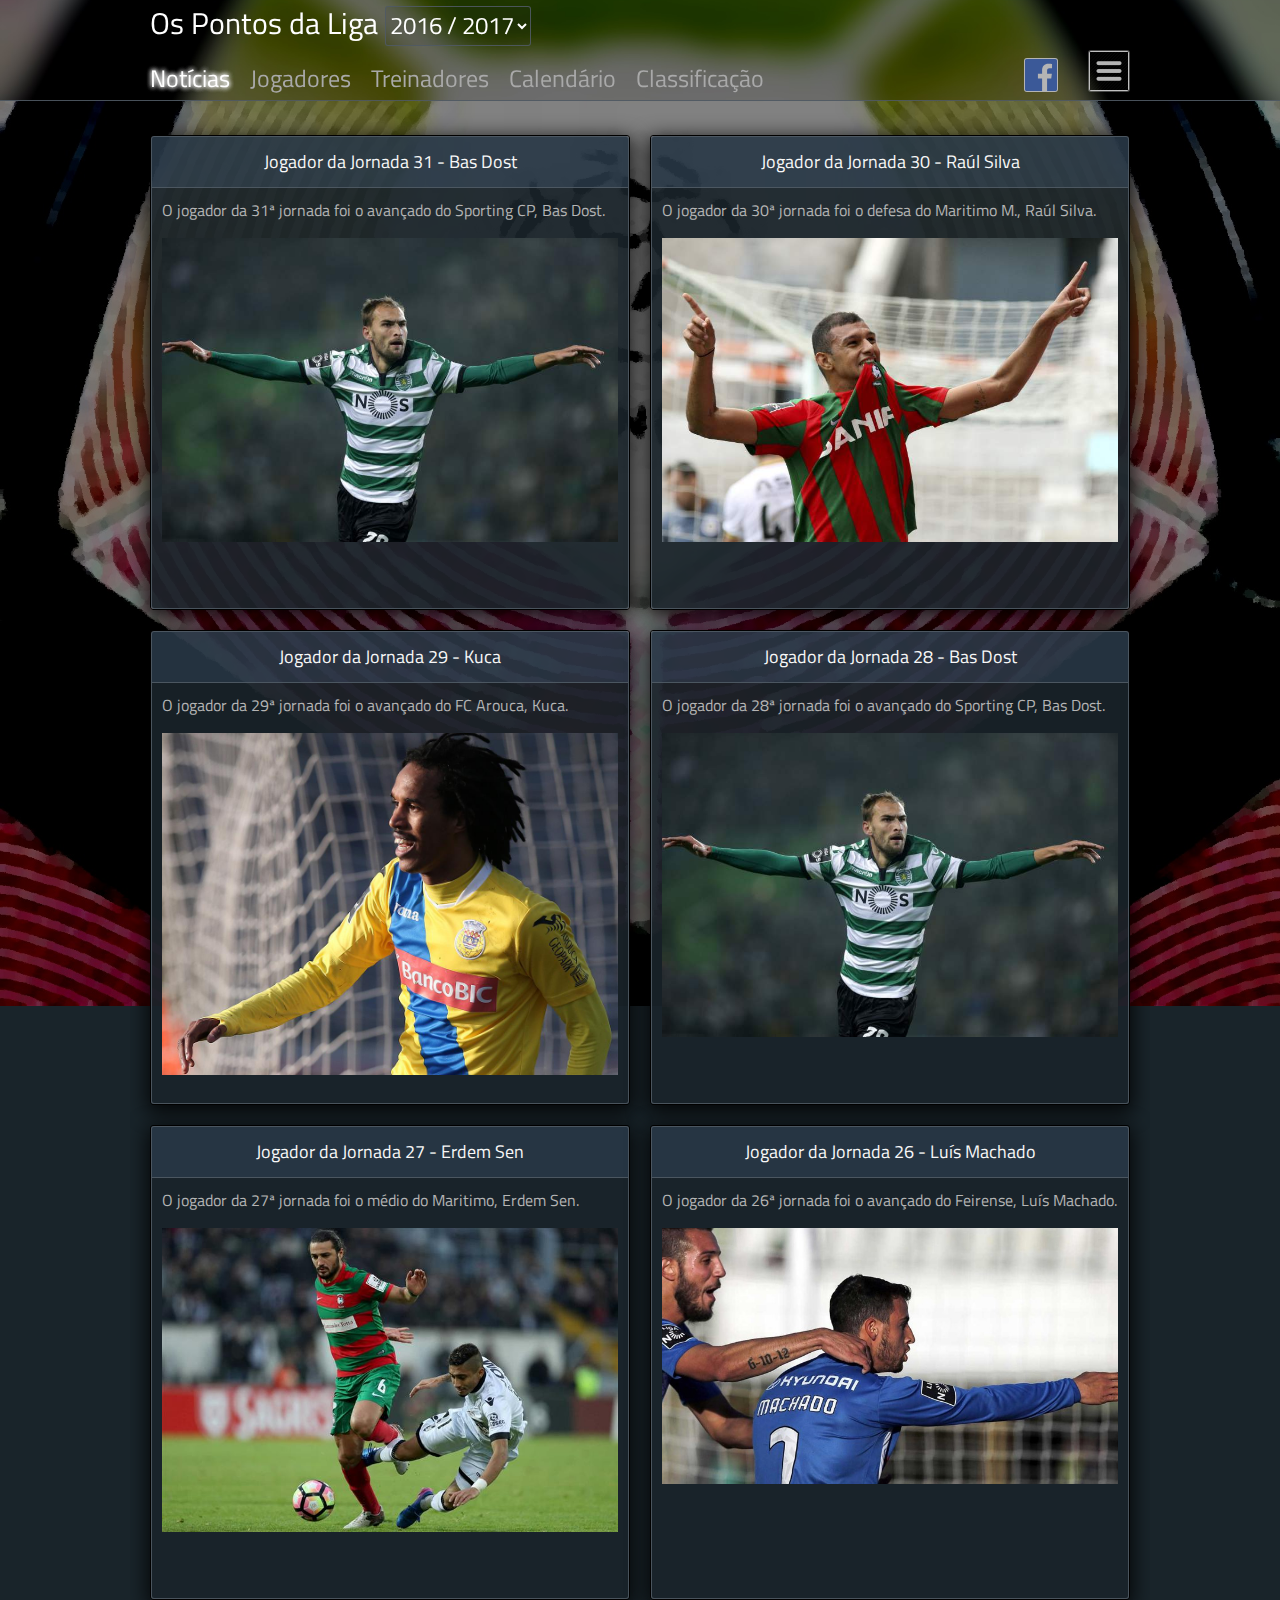
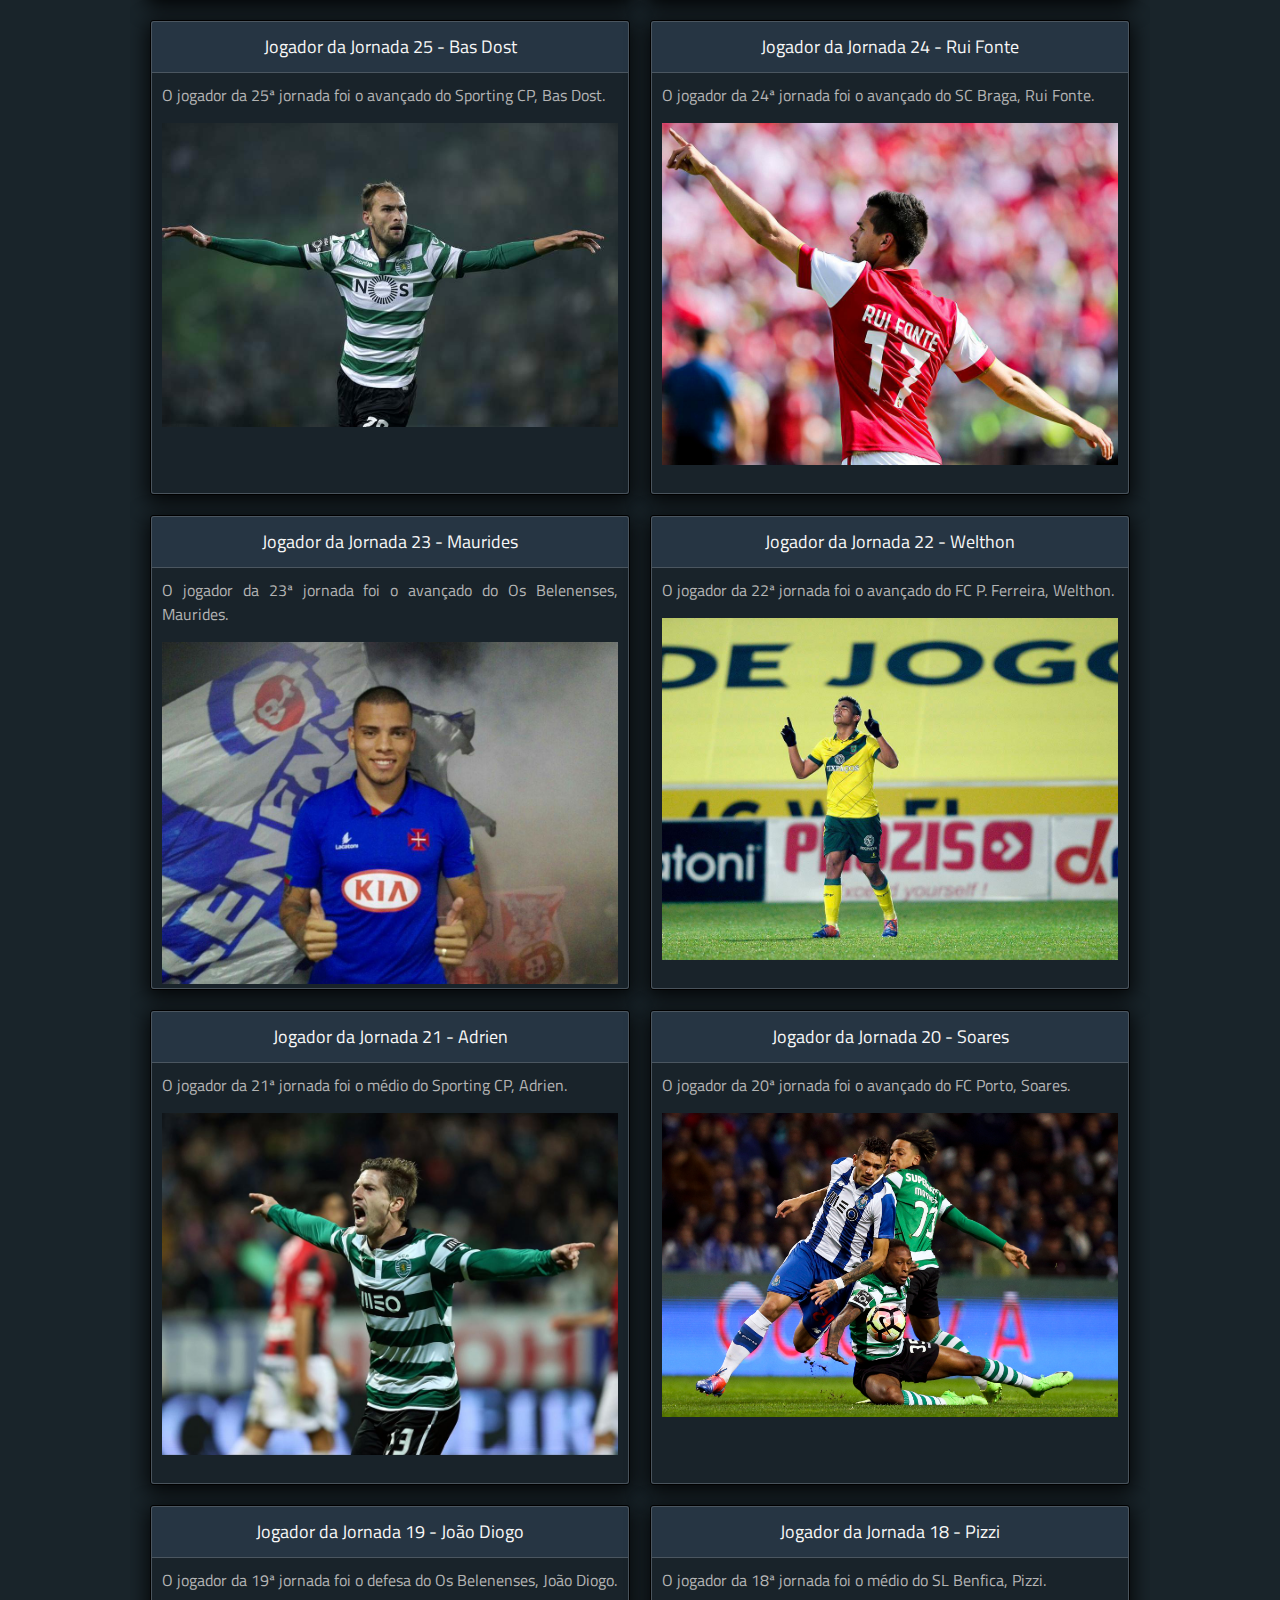
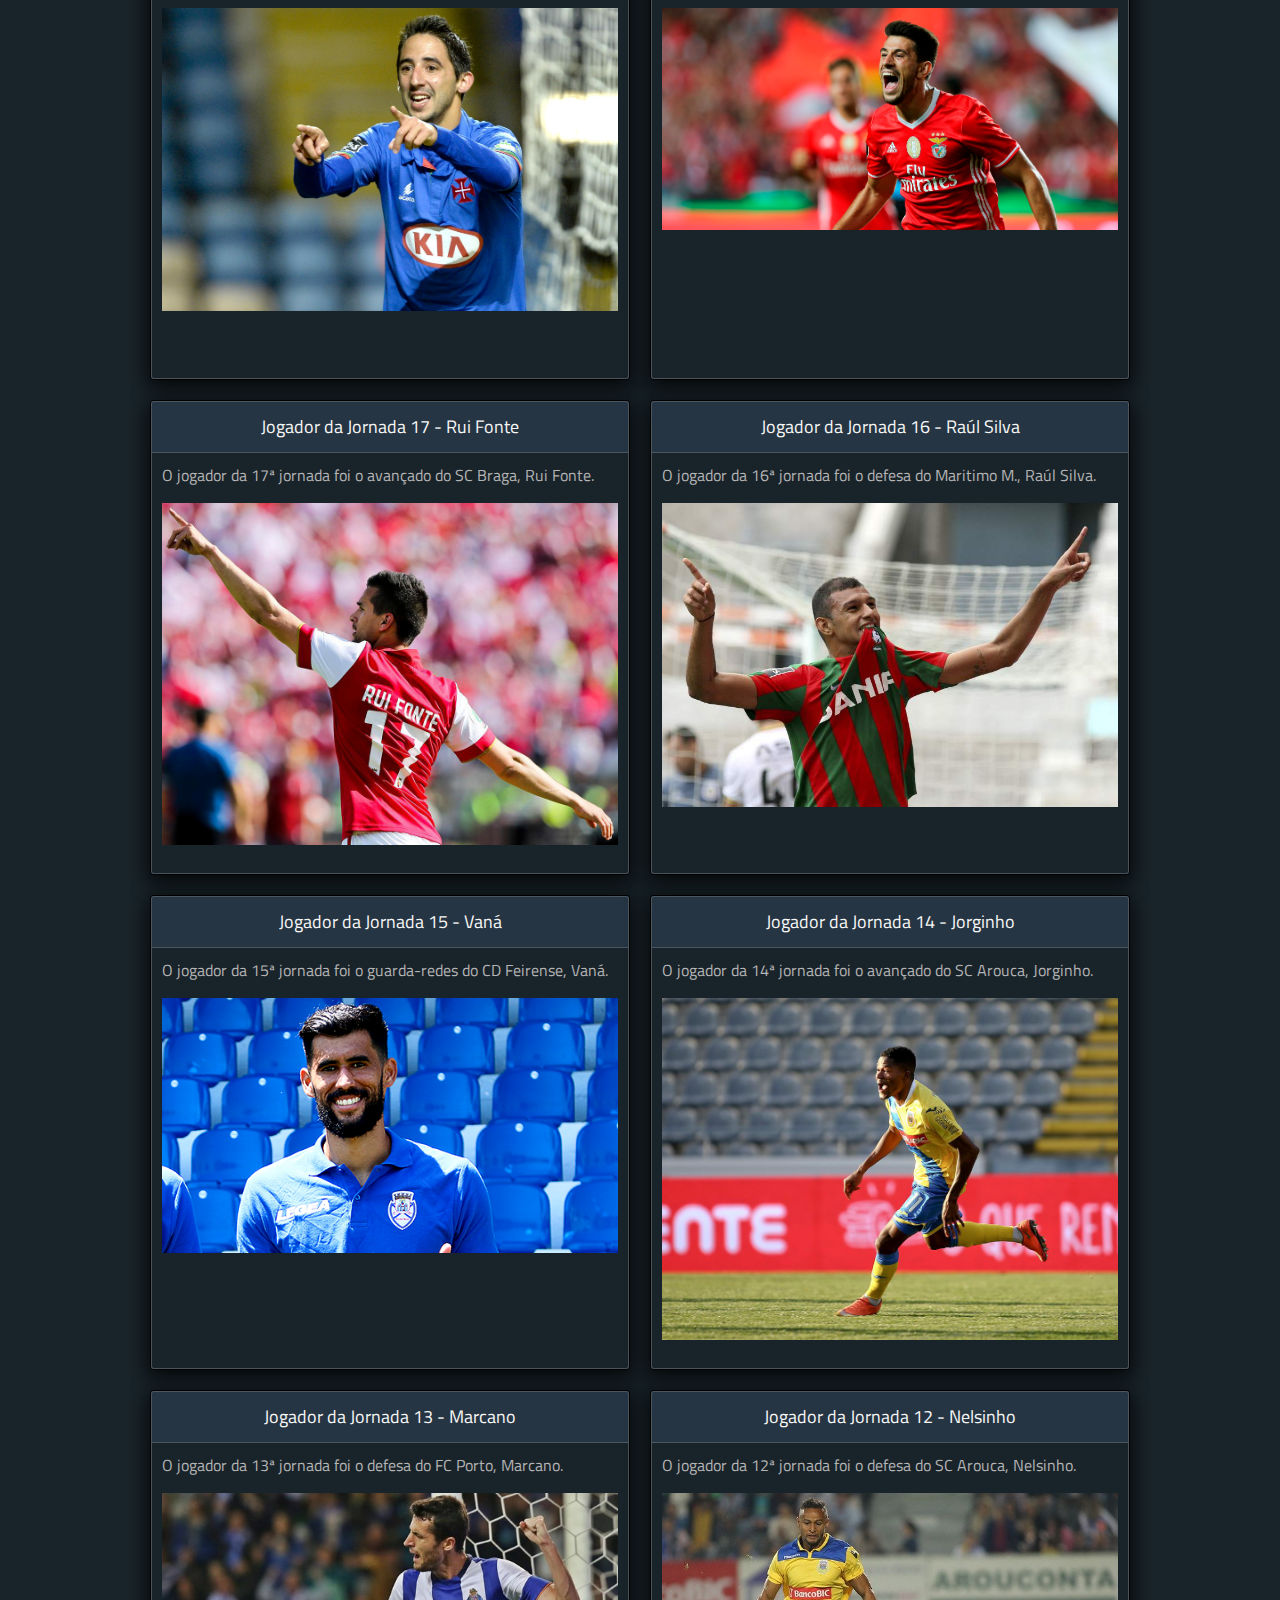
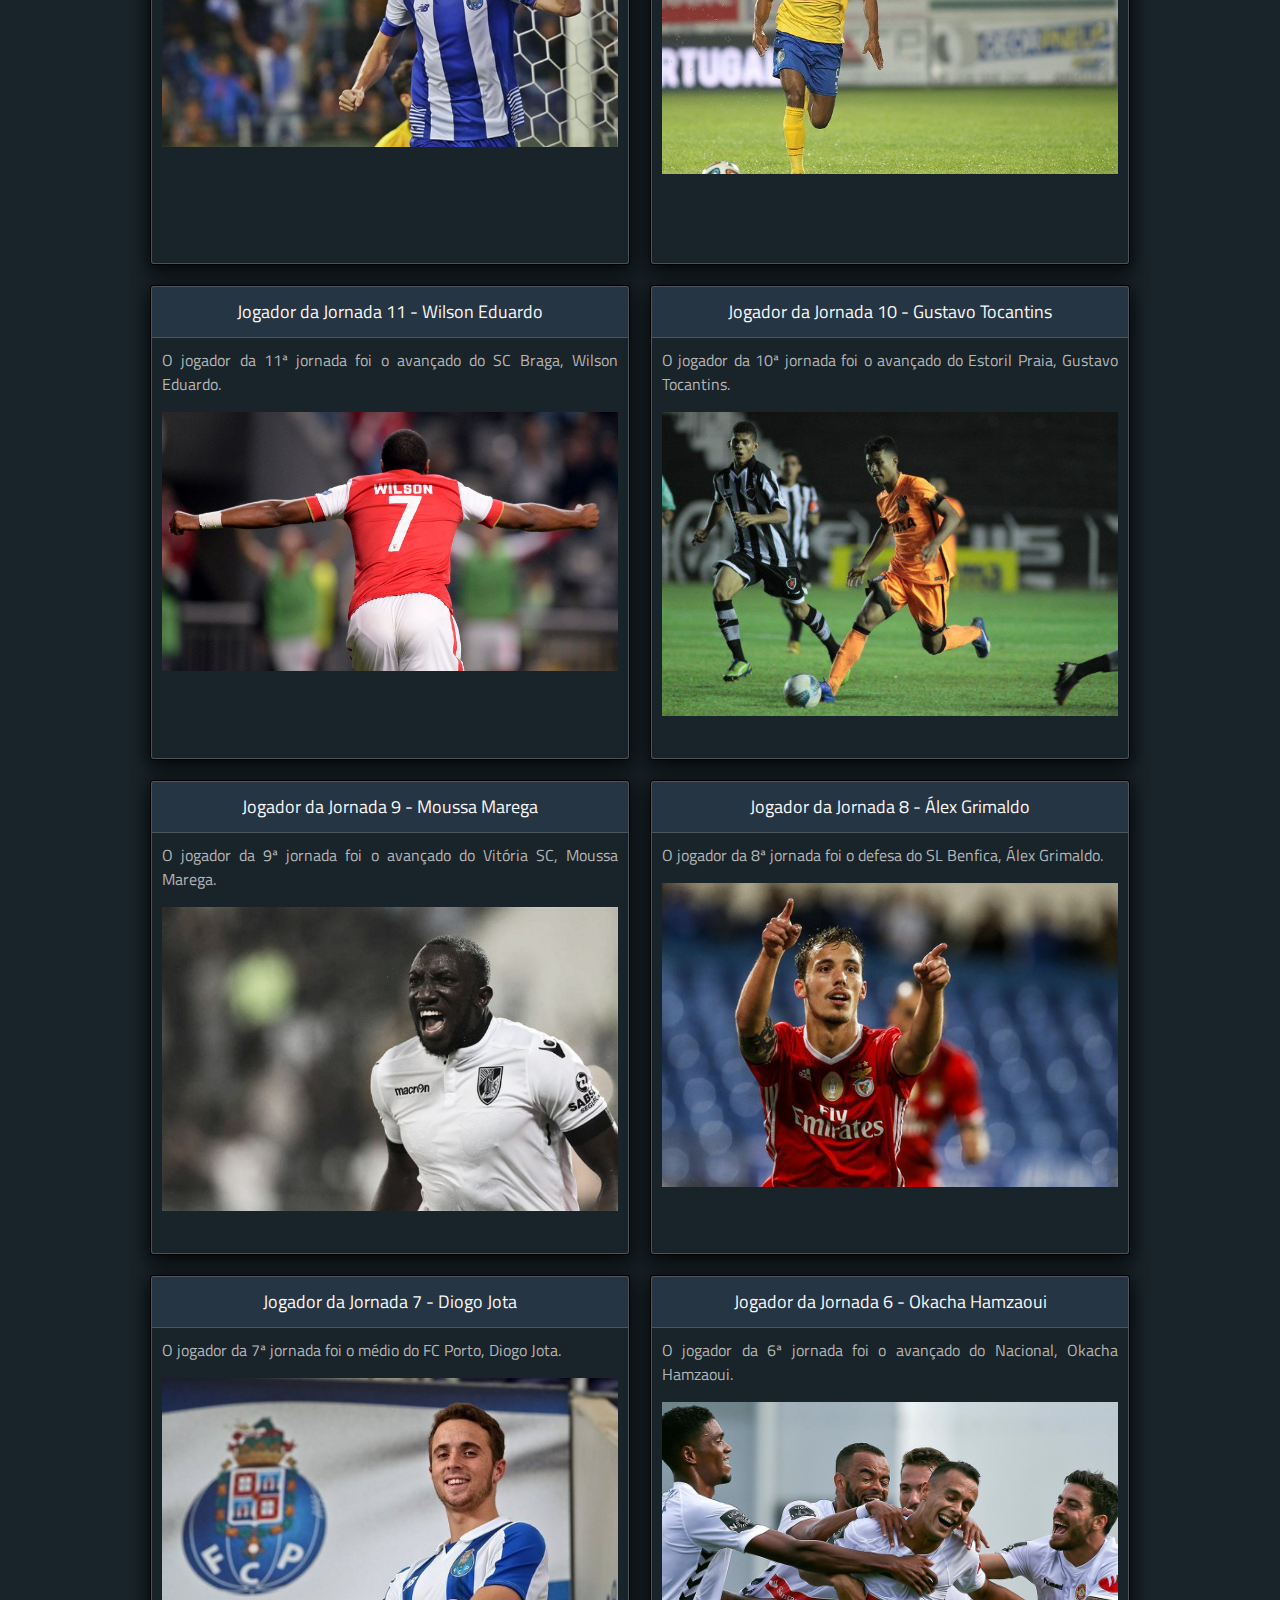
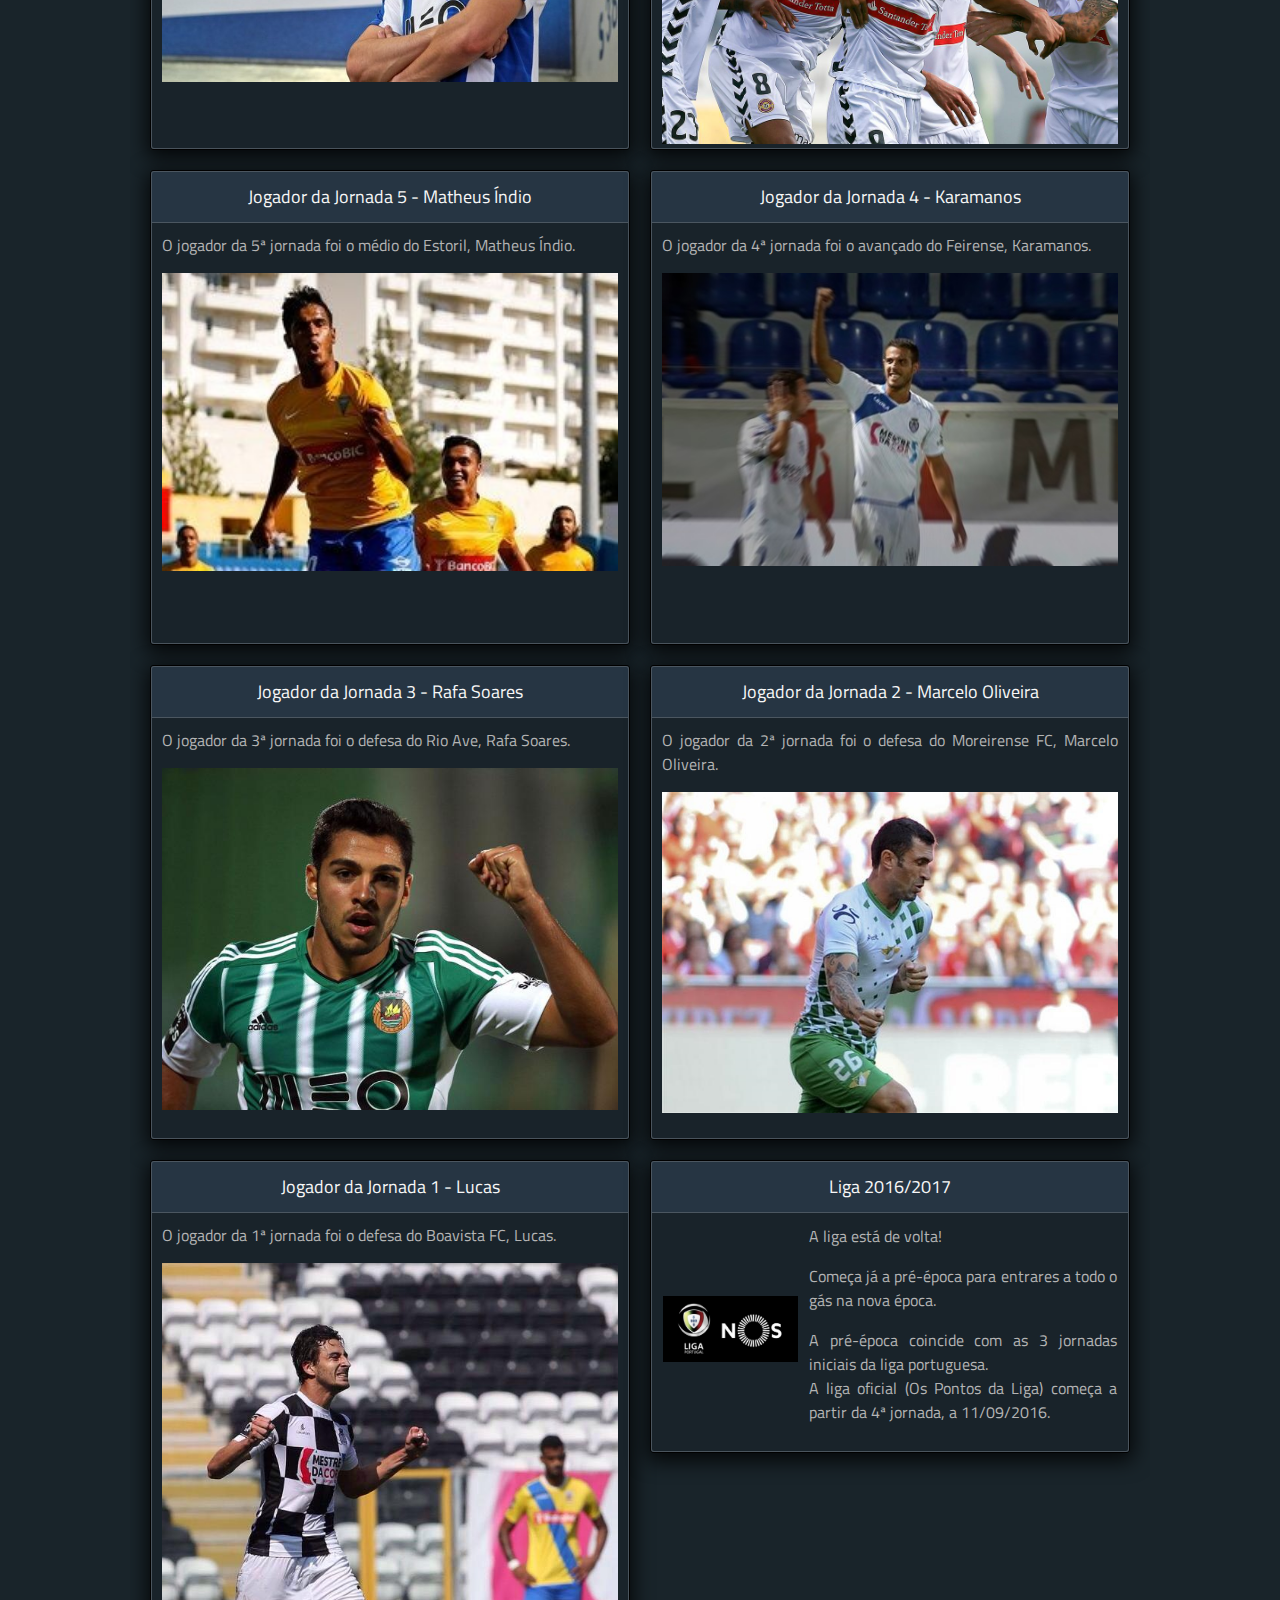
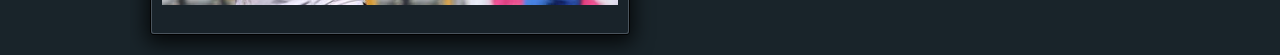
<file: index.html>
<!DOCTYPE HTML>
<meta charset="utf-8" />
<html>
    <head>
        <link href="css/main.css" rel="stylesheet">
        <link href='https://fonts.googleapis.com/css?family=Titillium+Web' rel='stylesheet' type='text/css'>
        <script src="js/jquery.min.js" type="application/javascript"></script>
        <script src="js/main.js" type="application/javascript"></script>
        <script src="js/tracker.js" type="application/javascript"></script>
        <style>
            .loading {
                text-align:center;
                vertical-align:center;
                color:white;
            }
        </style>
    </head>
    <body onload="loadPage(1617,1);" style="background-color:rgba(25,36,42,1);">
        <p class="loading" style="padding-top: 25vh;font-size: 52px;
                font-size:6vw;height:10vh;">Os Pontos da Liga</p>
        <p class="loading" style="font-size:36px; font-size:3vw;">a carregar...</p>
    </body>
</html>
</file>
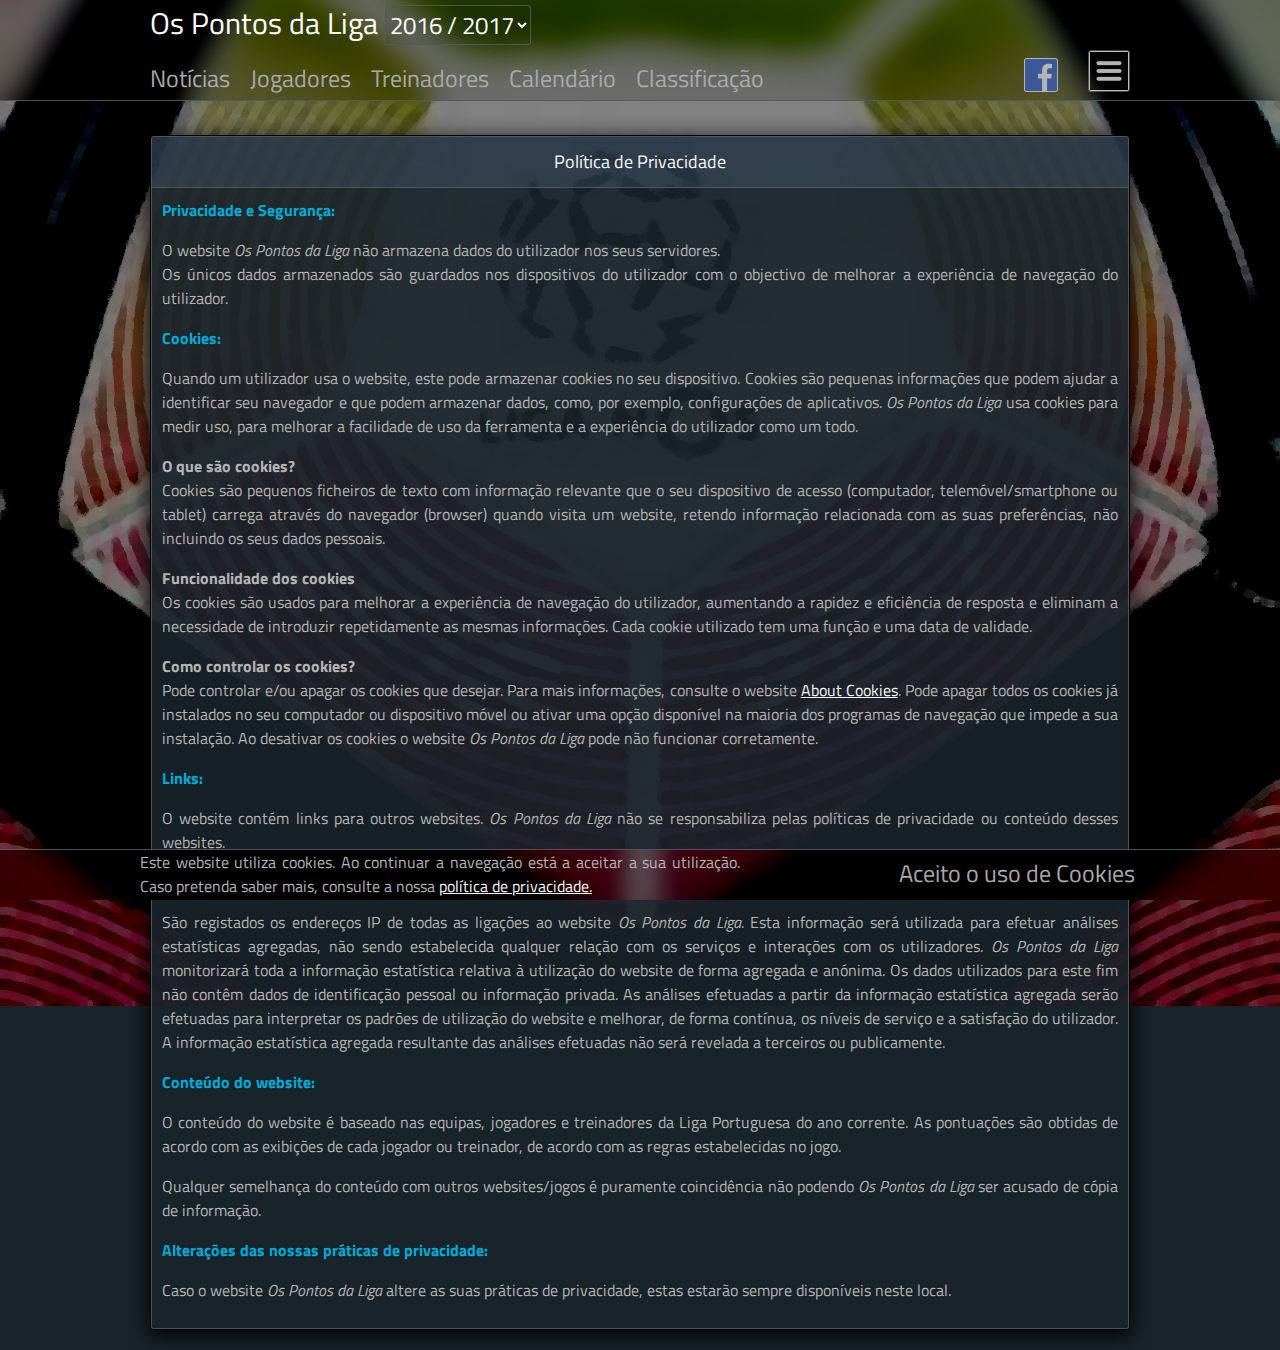
<file: politicadeprivacidade.html>
<!DOCTYPE HTML>
<meta charset="utf-8" />
<html>
    <head>
        <link rel="icon" href="../img/OsPontosDaLiga.png">
        <link href="../css/main.css" rel="stylesheet">
        <link href='https://fonts.googleapis.com/css?family=Titillium+Web' rel='stylesheet' type='text/css'>
        <script src="../js/jquery.min.js" type="application/javascript"></script>
        <script src="../js/main.js" type="application/javascript"></script>
        <script src="../js/tracker.js" type="application/javascript"></script>
        <script>
            setStartPage(0);
        </script>
    </head>
    <body onload="runAfterPageLoad();" class="background-image-1617">
        <div id="header" class="background-image-dark-1617">
            <div id="headerBg"></div>
            <div class="centerPage headerLine">
                <div id="title">
                    <span>Os Pontos da Liga</span>
                    <select id="leagueSelect" onchange="setLeague();">
                      <option value="1516">2015 / 2016</option>
                      <option value="1617" selected>2016 / 2017</option>
                    </select>
                </div>
                <div id="userInfo"></div>
            </div>
            <div id="headerNav" class="centerPage headerLine">
                <div id="b1" class="hButton" onclick="setPageTo(1);">Notícias</div>
                <div id="b2" class="hButton" onclick="setPageTo(2);">Jogadores</div>
                <div id="b3" class="hButton" onclick="setPageTo(3);">Treinadores</div>
                <div id="b4" class="hButton" onclick="setPageTo(4);">Calendário</div>
                <div id="b5" class="hButton" onclick="setPageTo(5);">Classificação</div>
            <img id="MenuButton" class="dropbtn" onclick="$('#fbButton,#fbMenu').removeClass('showMenu');$('#MenuButton,#Menu').toggleClass('showMenu');" />
                <div id="fbButton" class="dropbtn" onclick="$('#MenuButton, #Menu').removeClass('showMenu');$('#fbButton,#fbMenu').toggleClass('showMenu');">
                    <svg viewBox="0 0 16 16" xmlns="http://www.w3.org/2000/svg" fill-rule="evenodd" clip-rule="evenodd" stroke-linejoin="round" stroke-miterlimit="1.414"><path d="M15.117 0H.883C.395 0 0 .395 0 .883v14.234c0 .488.395.883.883.883h7.663V9.804H6.46V7.39h2.086V5.607c0-2.066 1.262-3.19 3.106-3.19.883 0 1.642.064 1.863.094v2.16h-1.28c-1 0-1.195.476-1.195 1.176v1.54h2.39l-.31 2.416h-2.08V16h4.077c.488 0 .883-.395.883-.883V.883C16 .395 15.605 0 15.117 0" fill-rule="nonzero"></path></svg>
                </div>
            </div>
        </div>

        <div id="dropdownMenu" class="centerPage">
            <div id="DropdownContainer">
                <div id="fbMenu">
                    <div class='dropdown-content'>
                        
                    </div>
                </div>
                <div id="Menu">
                </div>
            </div>
        </div>
        <div id="page" class="centerPage">
            <div id="politicaDePrivacidade" class="boxContainer box1of1">
                <div class="boxHeader">
                    Política de Privacidade
                </div>
                <div class="boxContentFrame">
                    <div class="boxContent">
                        
                        <b class="note">Privacidade e Segurança:</b>
                        <p>
                            O website <i>Os Pontos da Liga</i> não armazena dados do utilizador nos seus servidores.</br>
                        Os únicos dados armazenados são guardados nos dispositivos do utilizador com o objectivo de melhorar a experiência de navegação do utilizador.
                        </p>

                        <b class="note">Cookies:</b>
                        <p>
                            Quando um utilizador usa o website, este pode armazenar cookies no seu dispositivo. Cookies são pequenas informações que podem ajudar a identificar seu navegador e que podem armazenar dados, como, por exemplo, configurações de aplicativos. <i>Os Pontos da Liga</i> usa cookies para medir uso, para melhorar a facilidade de uso da ferramenta e a experiência do utilizador como um todo.</p>

                <p><b>O que são cookies?</b></br>
    Cookies são pequenos ficheiros de texto com informação relevante que o seu dispositivo de acesso (computador, telemóvel/smartphone ou tablet) carrega através do navegador (browser) quando visita um website, retendo informação relacionada com as suas preferências, não incluindo os seus dados pessoais.</p>

    <p><b>Funcionalidade dos cookies</b></br>
    Os cookies são usados para melhorar a experiência de navegação do utilizador, aumentando a rapidez e eficiência de resposta e  eliminam a necessidade de introduzir repetidamente as mesmas informações. Cada cookie utilizado tem uma função e uma data de validade.</p>

                            <p><b>Como controlar os cookies?</b></br>
    Pode controlar e/ou apagar os cookies que desejar. Para mais informações, consulte o website <a href="http://www.aboutcookies.org/" target="_blank">About Cookies</a>.
    Pode apagar todos os cookies já instalados no seu computador ou dispositivo móvel ou ativar uma opção disponível na maioria dos programas de navegação que impede a sua instalação.
    Ao desativar os cookies o website <i>Os Pontos da Liga</i> pode não funcionar corretamente.</p>

                    <b class="note">Links:</b>
                    <p>O website contém links para outros websites. <i>Os Pontos da Liga</i> não se responsabiliza pelas políticas de privacidade ou conteúdo desses websites.</p>

                    <b class="note">Ficheiros de Registo Estatístico:</b>
 
                    <p>São registados os endereços IP de todas as ligações ao website <i>Os Pontos da Liga</i>. Esta informação será utilizada para efetuar análises estatísticas agregadas, não sendo estabelecida qualquer relação com os serviços e interações com os utilizadores.
 
<i>Os Pontos da Liga</i> monitorizará toda a informação estatística relativa à utilização do website de forma agregada e anónima. Os dados utilizados para este fim não contêm dados de identificação pessoal ou informação privada.
 
As análises efetuadas a partir da informação estatística agregada serão efetuadas para interpretar os padrões de utilização do website e melhorar, de forma contínua, os níveis de serviço e a satisfação do utilizador. A informação estatística agregada resultante das análises efetuadas não será revelada a terceiros ou publicamente.</p>

            <b class="note">Conteúdo do website:</b>
            <p>O conteúdo do website é baseado nas equipas, jogadores e treinadores da Liga Portuguesa do ano corrente. As pontuações são obtidas de acordo com as exibições de cada jogador ou treinador, de acordo com as regras estabelecidas no jogo.</p>
<p>Qualquer semelhança do conteúdo com outros websites/jogos é puramente coincidência não podendo <i>Os Pontos da Liga</i> ser acusado de cópia de informação.</p>

            <b class="note">Alterações das nossas práticas de privacidade:</b>
            <p>Caso o website <i>Os Pontos da Liga</i> altere as suas práticas de privacidade, estas estarão sempre disponíveis neste local.</p>


                    </div>
                </div>
            </div>              
        </div>
    </body>
</html>
</file>
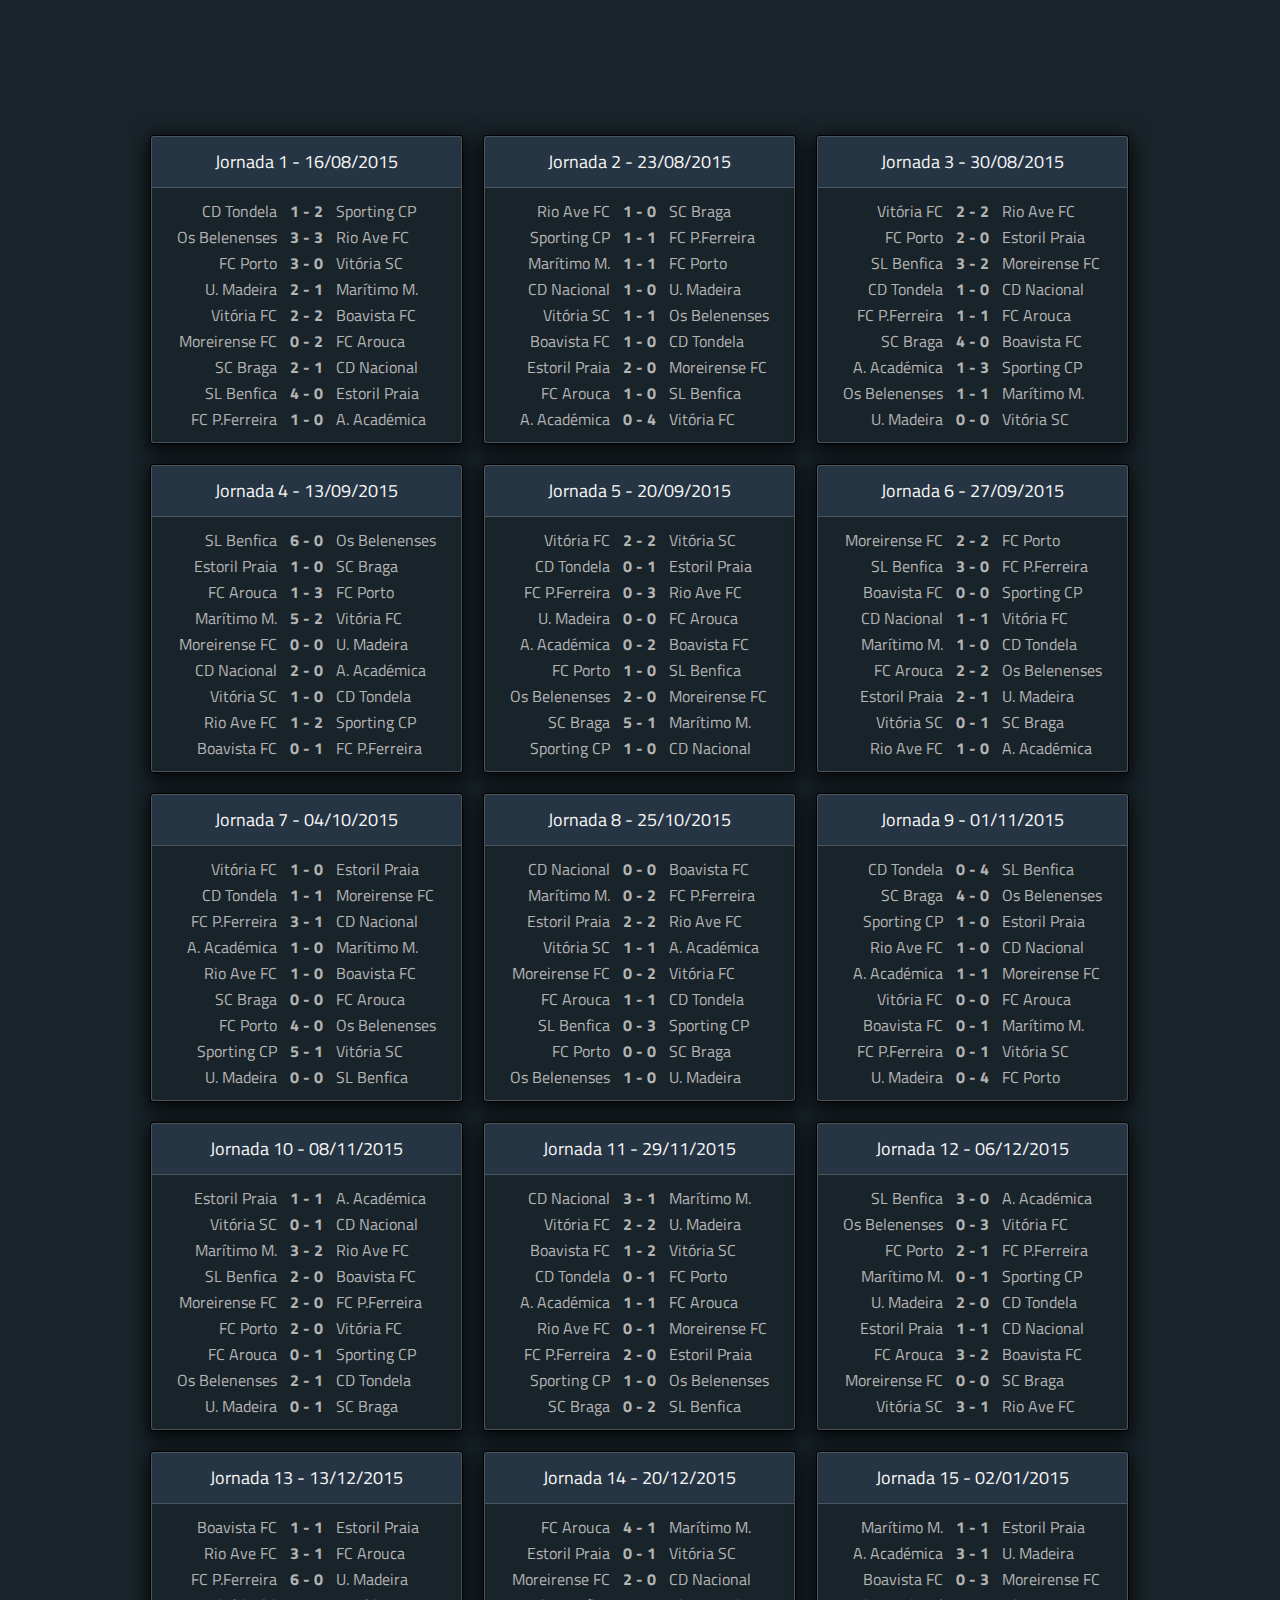
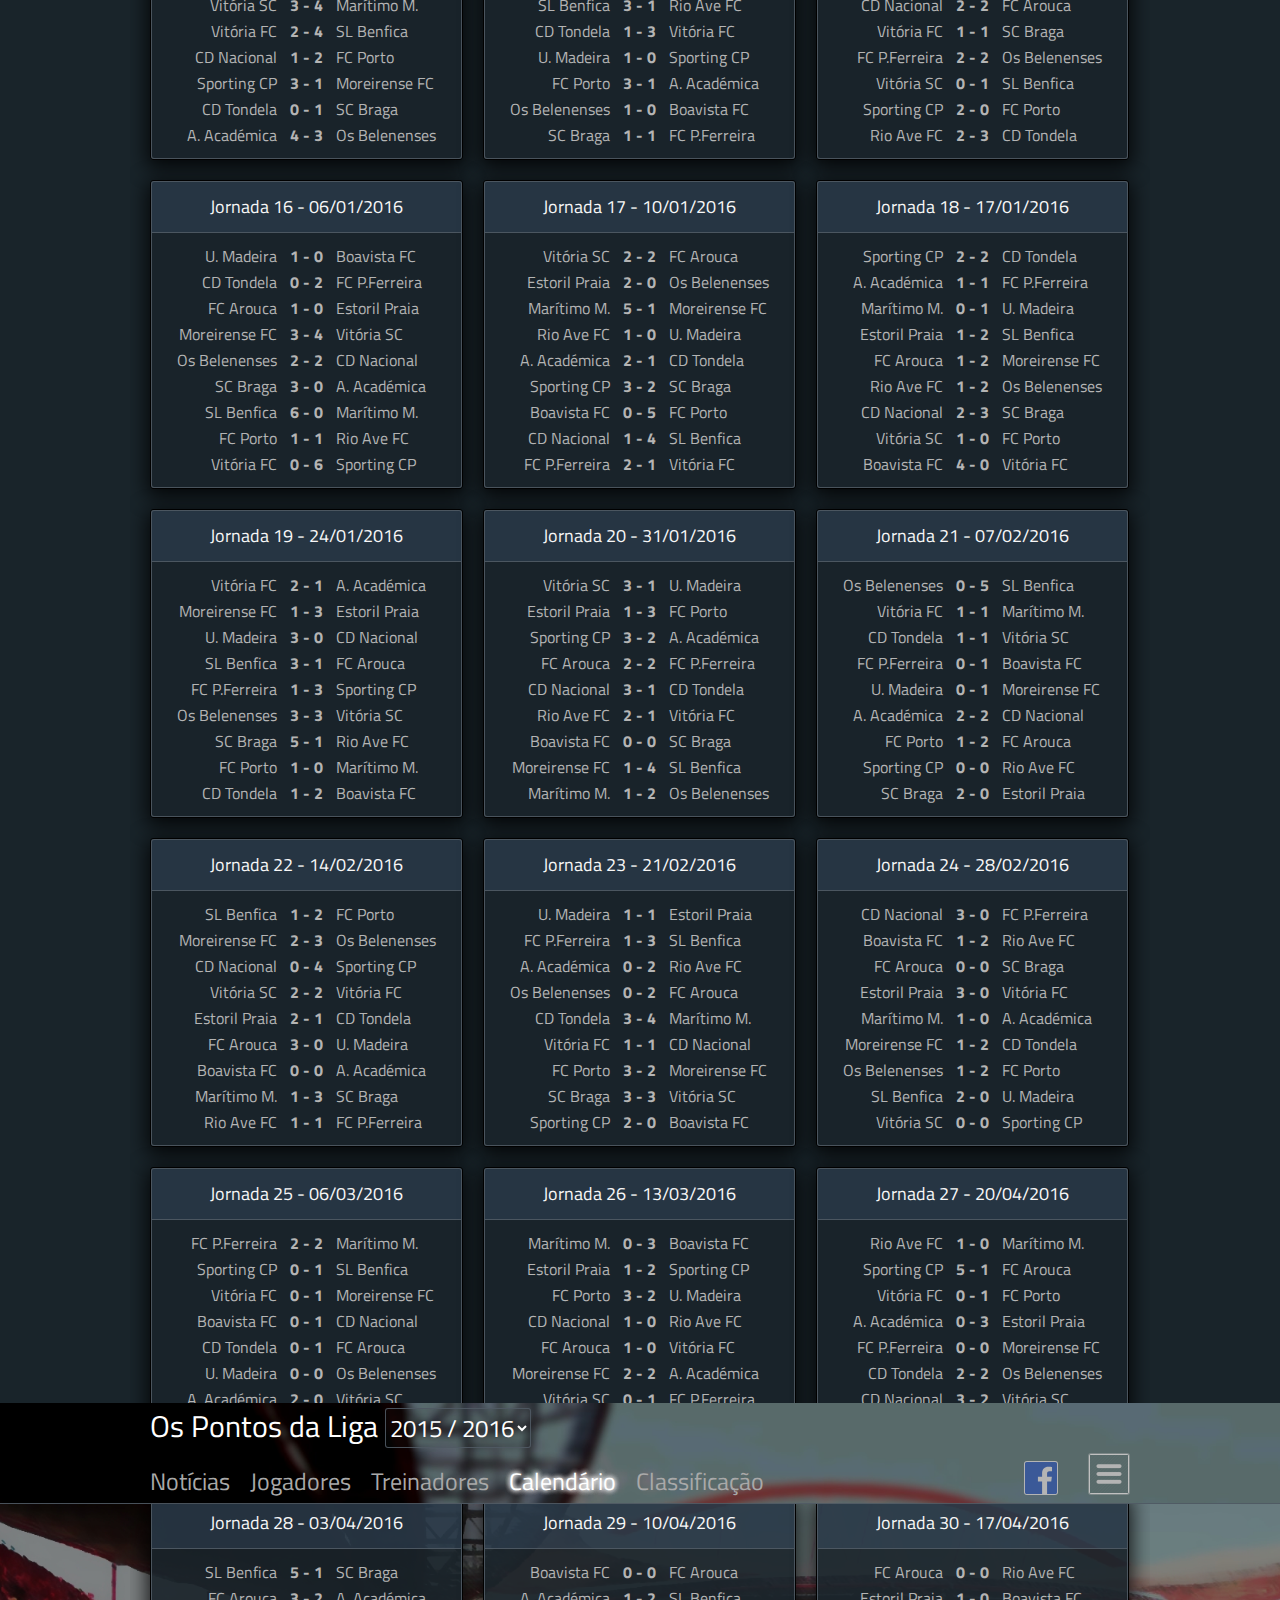
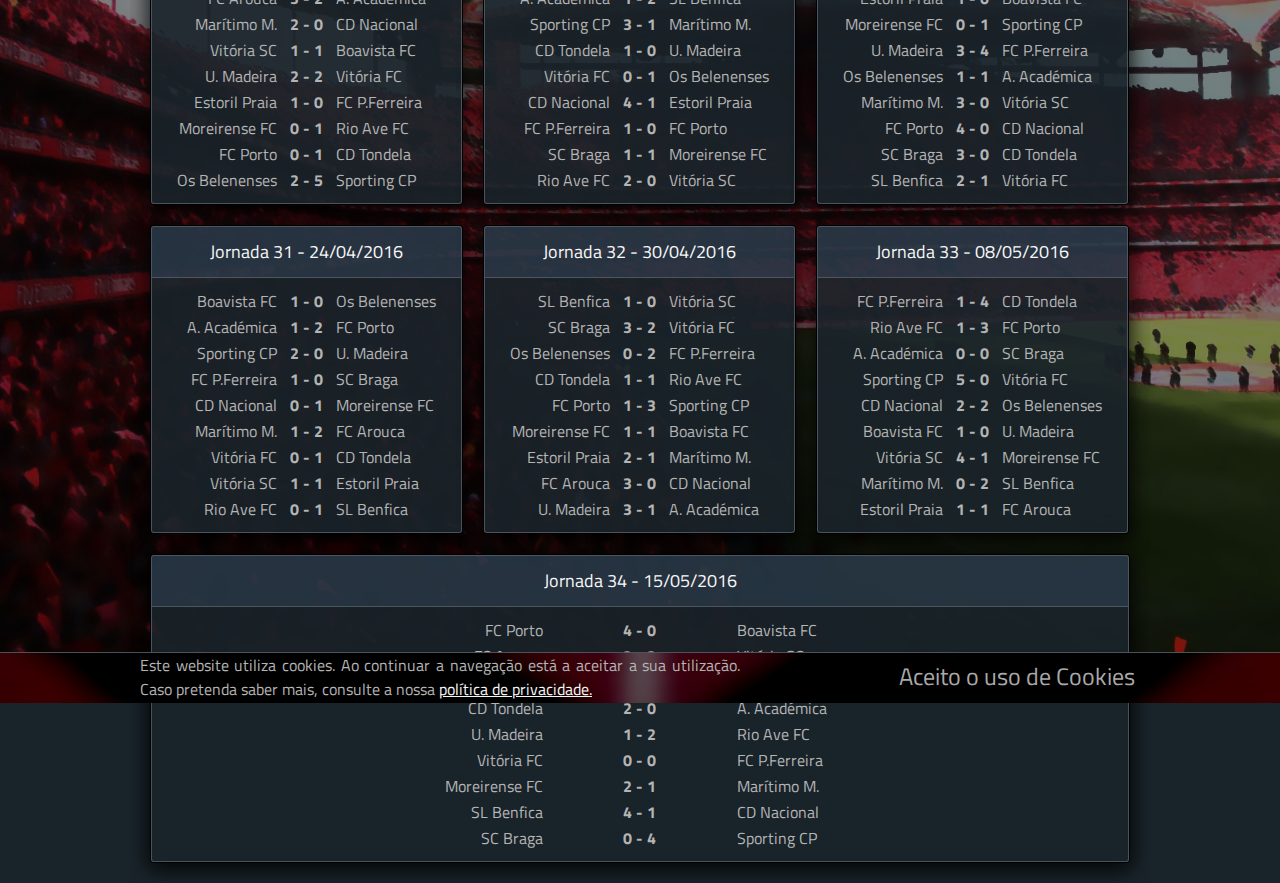
<file: 20152016/calendario.html>
<!DOCTYPE HTML>
<meta charset="utf-8" />
<html>
    <head>
        <link rel="icon" href="../img/OsPontosDaLiga.png">
        <link href="../css/main.css" rel="stylesheet">
        <link href='https://fonts.googleapis.com/css?family=Titillium+Web' rel='stylesheet' type='text/css'>
        <script src="../js/jquery.min.js" type="application/javascript"></script>
        <script src="../js/main.js" type="application/javascript"></script>
        <script src="../js/tracker.js" type="application/javascript"></script>
        <script>
            setStartPage(4);
        </script>
    </head>
    <body onload="runAfterPageLoad();" class="background-image-1516">
        <div id="header" class="background-image-dark-1516">
            <div class="centerPage headerLine">
                <div id="title">
                    <span>Os Pontos da Liga</span>
                    <select id="leagueSelect" onchange="setLeague();">
                      <option value="1516" selected>2015 / 2016</option>
                      <option value="1617">2016 / 2017</option>
                    </select>
                </div>
                <div id="userInfo"></div>
            </div>
            <div id="headerNav" class="centerPage headerLine">
                <div id="b1" class="hButton" onclick="setPageTo(1);">
                    Notícias</div>
                <div id="b2" class="hButton" onclick="setPageTo(2);">
                    Jogadores</div>
                <div id="b3" class="hButton" onclick="setPageTo(3);">
                    Treinadores</div>
                <div id="b4" class="hButton hSelected" onclick="setPageTo(4);">
                    Calendário</div>
                <div id="b5" class="hButton" onclick="setPageTo(5);">
                    Classificação</div>
            <img id="MenuButton" class="dropbtn" onclick="$('#fbButton,#fbMenu').removeClass('showMenu');$('#MenuButton,#Menu').toggleClass('showMenu');"  />
                <div id="fbButton" class="dropbtn" onclick="$('#MenuButton, #Menu').removeClass('showMenu');$('#fbButton,#fbMenu').toggleClass('showMenu');">
                    <svg viewBox="0 0 16 16" xmlns="http://www.w3.org/2000/svg" fill-rule="evenodd" clip-rule="evenodd" stroke-linejoin="round" stroke-miterlimit="1.414"><path d="M15.117 0H.883C.395 0 0 .395 0 .883v14.234c0 .488.395.883.883.883h7.663V9.804H6.46V7.39h2.086V5.607c0-2.066 1.262-3.19 3.106-3.19.883 0 1.642.064 1.863.094v2.16h-1.28c-1 0-1.195.476-1.195 1.176v1.54h2.39l-.31 2.416h-2.08V16h4.077c.488 0 .883-.395.883-.883V.883C16 .395 15.605 0 15.117 0" fill-rule="nonzero"></path></svg>
                </div>
            </div>
        </div>

        <div id="dropdownMenu" class="centerPage">
            <div id="DropdownContainer">
                <div id="fbMenu">
                    <div class='dropdown-content'>
                        
                    </div>
                </div>
                <div id="Menu">
                </div>
            </div>
        </div>
        <div id="page" class="centerPage">
            <div id="j1" class="boxContainer box1of3">
                <div class="boxHeader">
                    <span>Jornada 1 - 16/08/2015</span>
                </div>
                <div class="boxContentFrame">
                    <div class="boxContent">
                        <table class="match">
                            <tbody>
                                                            <tr data-detail="/oou/calendario/jogo/20152016/liganos/1/16351">
                                                                <td class="text-right">CD Tondela</td>
                                                                    <td class="match-details text-center">
                                                                        <span class="match-results"><strong>1 - 2</strong></span>
                                                                    </td>
                                                                <td class="text-left">Sporting CP</td>
                                                            </tr>
                                                            <tr data-detail="/oou/calendario/jogo/20152016/liganos/1/16343">
                                                                <td class="text-right">Os Belenenses</td>
                                                                    <td class="match-details text-center">
                                                                        <span class="match-results"><strong>3 - 3</strong></span>
                                                                    </td>
                                                                <td class="text-left">Rio Ave FC</td>
                                                            </tr>
                                                            <tr data-detail="/oou/calendario/jogo/20152016/liganos/1/16349">
                                                                <td class="text-right">FC Porto</td>
                                                                    <td class="match-details text-center">
                                                                        <span class="match-results"><strong>3 - 0</strong></span>
                                                                    </td>
                                                                <td class="text-left">Vitória SC</td>
                                                            </tr>
                                                            <tr data-detail="/oou/calendario/jogo/20152016/liganos/1/16350">
                                                                <td class="text-right">U. Madeira</td>
                                                                    <td class="match-details text-center">
                                                                        <span class="match-results"><strong>2 - 1</strong></span>
                                                                    </td>
                                                                <td class="text-left">Marítimo M.</td>
                                                            </tr>
                                                            <tr data-detail="/oou/calendario/jogo/20152016/liganos/1/16348">
                                                                <td class="text-right">Vitória FC</td>
                                                                    <td class="match-details text-center">
                                                                        <span class="match-results"><strong>2 - 2</strong></span>
                                                                    </td>
                                                                <td class="text-left">Boavista FC</td>
                                                            </tr>
                                                            <tr data-detail="/oou/calendario/jogo/20152016/liganos/1/16347">
                                                                <td class="text-right">Moreirense FC</td>
                                                                    <td class="match-details text-center">
                                                                        <span class="match-results"><strong>0 - 2</strong></span>
                                                                    </td>
                                                                <td class="text-left">FC Arouca</td>
                                                            </tr>
                                                            <tr data-detail="/oou/calendario/jogo/20152016/liganos/1/16345">
                                                                <td class="text-right">SC Braga</td>
                                                                    <td class="match-details text-center">
                                                                        <span class="match-results"><strong>2 - 1</strong></span>
                                                                    </td>
                                                                <td class="text-left">CD Nacional</td>
                                                            </tr>
                                                            <tr data-detail="/oou/calendario/jogo/20152016/liganos/1/16344">
                                                                <td class="text-right">SL Benfica</td>
                                                                    <td class="match-details text-center">
                                                                        <span class="match-results"><strong>4 - 0</strong></span>
                                                                    </td>
                                                                <td class="text-left">Estoril Praia</td>
                                                            </tr>
                                                            <tr data-detail="/oou/calendario/jogo/20152016/liganos/1/16346">
                                                                <td class="text-right">FC P.Ferreira</td>
                                                                    <td class="match-details text-center">
                                                                        <span class="match-results"><strong>1 - 0</strong></span>
                                                                    </td>
                                                                <td class="text-left">A. Académica</td>
                                                            </tr>
                                                    </tbody>
                        </table>
                    </div>
                </div>
            </div>
            <div id="j2" class="boxContainer box1of3">
                <div class="boxHeader">
                    <span>Jornada 2 - </span><span>23/08/2015</span>
                </div>
                <div class="boxContentFrame">
                    <div class="boxContent">
                        <table class="match">
                            <tbody>
                                                            <tr data-detail="/oou/calendario/jogo/20152016/liganos/2/16359">
                                                                <td class="text-right">Rio Ave FC</td>
                                                                    <td class="match-details text-center">
                                                                        <span class="match-results"><strong>1 - 0</strong></span>
                                                                    </td>
                                                                <td class="text-left">SC Braga</td>
                                                            </tr>
                                                            <tr data-detail="/oou/calendario/jogo/20152016/liganos/2/16360">
                                                                <td class="text-right">Sporting CP</td>
                                                                    <td class="match-details text-center">
                                                                        <span class="match-results"><strong>1 - 1</strong></span>
                                                                    </td>
                                                                <td class="text-left">FC P.Ferreira</td>
                                                            </tr>
                                                            <tr data-detail="/oou/calendario/jogo/20152016/liganos/2/16356">
                                                                <td class="text-right">Marítimo M.</td>
                                                                    <td class="match-details text-center">
                                                                        <span class="match-results"><strong>1 - 1</strong></span>
                                                                    </td>
                                                                <td class="text-left">FC Porto</td>
                                                            </tr>
                                                            <tr data-detail="/oou/calendario/jogo/20152016/liganos/2/16357">
                                                                <td class="text-right">CD Nacional</td>
                                                                    <td class="match-details text-center">
                                                                        <span class="match-results"><strong>1 - 0</strong></span>
                                                                    </td>
                                                                <td class="text-left">U. Madeira</td>
                                                            </tr>
                                                            <tr data-detail="/oou/calendario/jogo/20152016/liganos/2/16358">
                                                                <td class="text-right">Vitória SC</td>
                                                                    <td class="match-details text-center">
                                                                        <span class="match-results"><strong>1 - 1</strong></span>
                                                                    </td>
                                                                <td class="text-left">Os Belenenses</td>
                                                            </tr>
                                                            <tr data-detail="/oou/calendario/jogo/20152016/liganos/2/16354">
                                                                <td class="text-right">Boavista FC</td>
                                                                    <td class="match-details text-center">
                                                                        <span class="match-results"><strong>1 - 0</strong></span>
                                                                    </td>
                                                                <td class="text-left">CD Tondela</td>
                                                            </tr>
                                                            <tr data-detail="/oou/calendario/jogo/20152016/liganos/2/16355">
                                                                <td class="text-right">Estoril Praia</td>
                                                                    <td class="match-details text-center">
                                                                        <span class="match-results"><strong>2 - 0</strong></span>
                                                                    </td>
                                                                <td class="text-left">Moreirense FC</td>
                                                            </tr>
                                                            <tr data-detail="/oou/calendario/jogo/20152016/liganos/2/16353">
                                                                <td class="text-right">FC Arouca</td>
                                                                    <td class="match-details text-center">
                                                                        <span class="match-results"><strong>1 - 0</strong></span>
                                                                    </td>
                                                                <td class="text-left">SL Benfica</td>
                                                            </tr>
                                                            <tr data-detail="/oou/calendario/jogo/20152016/liganos/2/16352">
                                                                <td class="text-right">A. Académica</td>
                                                                    <td class="match-details text-center">
                                                                        <span class="match-results"><strong>0 - 4</strong></span>
                                                                    </td>
                                                                <td class="text-left">Vitória FC</td>
                                                            </tr>
                                                    </tbody>
                        </table>
                    </div>
                </div>
            </div>
            <div id="j3" class="boxContainer box1of3">
                <div class="boxHeader">
                    <span>Jornada 3 - </span><span>30/08/2015</span>
                </div>
                <div class="boxContentFrame">
                    <div class="boxContent">
                        <table class="match">
                            <tbody>
                                                            <tr data-detail="/oou/calendario/jogo/20152016/liganos/3/16369">
                                                                <td class="text-right">Vitória FC</td>
                                                                    <td class="match-details text-center">
                                                                        <span class="match-results"><strong>2 - 2</strong></span>
                                                                    </td>
                                                                <td class="text-left">Rio Ave FC</td>
                                                            </tr>
                                                            <tr data-detail="/oou/calendario/jogo/20152016/liganos/3/16366">
                                                                <td class="text-right">FC Porto</td>
                                                                    <td class="match-details text-center">
                                                                        <span class="match-results"><strong>2 - 0</strong></span>
                                                                    </td>
                                                                <td class="text-left">Estoril Praia</td>
                                                            </tr>
                                                            <tr data-detail="/oou/calendario/jogo/20152016/liganos/3/16363">
                                                                <td class="text-right">SL Benfica</td>
                                                                    <td class="match-details text-center">
                                                                        <span class="match-results"><strong>3 - 2</strong></span>
                                                                    </td>
                                                                <td class="text-left">Moreirense FC</td>
                                                            </tr>
                                                            <tr data-detail="/oou/calendario/jogo/20152016/liganos/3/16368">
                                                                <td class="text-right">CD Tondela</td>
                                                                    <td class="match-details text-center">
                                                                        <span class="match-results"><strong>1 - 0</strong></span>
                                                                    </td>
                                                                <td class="text-left">CD Nacional</td>
                                                            </tr>
                                                            <tr data-detail="/oou/calendario/jogo/20152016/liganos/3/16364">
                                                                <td class="text-right">FC P.Ferreira</td>
                                                                    <td class="match-details text-center">
                                                                        <span class="match-results"><strong>1 - 1</strong></span>
                                                                    </td>
                                                                <td class="text-left">FC Arouca</td>
                                                            </tr>
                                                            <tr data-detail="/oou/calendario/jogo/20152016/liganos/3/16365">
                                                                <td class="text-right">SC Braga</td>
                                                                    <td class="match-details text-center">
                                                                        <span class="match-results"><strong>4 - 0</strong></span>
                                                                    </td>
                                                                <td class="text-left">Boavista FC</td>
                                                            </tr>
                                                            <tr data-detail="/oou/calendario/jogo/20152016/liganos/3/16361">
                                                                <td class="text-right">A. Académica</td>
                                                                    <td class="match-details text-center">
                                                                        <span class="match-results"><strong>1 - 3</strong></span>
                                                                    </td>
                                                                <td class="text-left">Sporting CP</td>
                                                            </tr>
                                                            <tr data-detail="/oou/calendario/jogo/20152016/liganos/3/16362">
                                                                <td class="text-right">Os Belenenses</td>
                                                                    <td class="match-details text-center">
                                                                        <span class="match-results"><strong>1 - 1</strong></span>
                                                                    </td>
                                                                <td class="text-left">Marítimo M.</td>
                                                            </tr>
                                                            <tr data-detail="/oou/calendario/jogo/20152016/liganos/3/16367">
                                                                <td class="text-right">U. Madeira</td>
                                                                    <td class="match-details text-center">
                                                                        <span class="match-results"><strong>0 - 0</strong></span>
                                                                    </td>
                                                                <td class="text-left">Vitória SC</td>
                                                            </tr>
                                                    </tbody>
                        </table>
                    </div>
                </div>
            </div>
            <div id="j4" class="boxContainer box1of3">
                <div class="boxHeader">
                    <span>Jornada 4 - </span><span>13/09/2015</span>
                </div>
                <div class="boxContentFrame">
                    <div class="boxContent">
                        <table class="match">
                            <tbody>
                                                            <tr data-detail="/oou/calendario/jogo/20152016/liganos/4/16377">
                                                                <td class="text-right">SL Benfica</td>
                                                                    <td class="match-details text-center">
                                                                        <span class="match-results"><strong>6 - 0</strong></span>
                                                                    </td>
                                                                <td class="text-left">Os Belenenses</td>
                                                            </tr>
                                                            <tr data-detail="/oou/calendario/jogo/20152016/liganos/4/16378">
                                                                <td class="text-right">Estoril Praia</td>
                                                                    <td class="match-details text-center">
                                                                        <span class="match-results"><strong>1 - 0</strong></span>
                                                                    </td>
                                                                <td class="text-left">SC Braga</td>
                                                            </tr>
                                                            <tr data-detail="/oou/calendario/jogo/20152016/liganos/4/16370">
                                                                <td class="text-right">FC Arouca</td>
                                                                    <td class="match-details text-center">
                                                                        <span class="match-results"><strong>1 - 3</strong></span>
                                                                    </td>
                                                                <td class="text-left">FC Porto</td>
                                                            </tr>
                                                            <tr data-detail="/oou/calendario/jogo/20152016/liganos/4/16373">
                                                                <td class="text-right">Marítimo M.</td>
                                                                    <td class="match-details text-center">
                                                                        <span class="match-results"><strong>5 - 2</strong></span>
                                                                    </td>
                                                                <td class="text-left">Vitória FC</td>
                                                            </tr>
                                                            <tr data-detail="/oou/calendario/jogo/20152016/liganos/4/16374">
                                                                <td class="text-right">Moreirense FC</td>
                                                                    <td class="match-details text-center">
                                                                        <span class="match-results"><strong>0 - 0</strong></span>
                                                                    </td>
                                                                <td class="text-left">U. Madeira</td>
                                                            </tr>
                                                            <tr data-detail="/oou/calendario/jogo/20152016/liganos/4/16376">
                                                                <td class="text-right">CD Nacional</td>
                                                                    <td class="match-details text-center">
                                                                        <span class="match-results"><strong>2 - 0</strong></span>
                                                                    </td>
                                                                <td class="text-left">A. Académica</td>
                                                            </tr>
                                                            <tr data-detail="/oou/calendario/jogo/20152016/liganos/4/16372">
                                                                <td class="text-right">Vitória SC</td>
                                                                    <td class="match-details text-center">
                                                                        <span class="match-results"><strong>1 - 0</strong></span>
                                                                    </td>
                                                                <td class="text-left">CD Tondela</td>
                                                            </tr>
                                                            <tr data-detail="/oou/calendario/jogo/20152016/liganos/4/16375">
                                                                <td class="text-right">Rio Ave FC</td>
                                                                    <td class="match-details text-center">
                                                                        <span class="match-results"><strong>1 - 2</strong></span>
                                                                    </td>
                                                                <td class="text-left">Sporting CP</td>
                                                            </tr>
                                                            <tr data-detail="/oou/calendario/jogo/20152016/liganos/4/16371">
                                                                <td class="text-right">Boavista FC</td>
                                                                    <td class="match-details text-center">
                                                                        <span class="match-results"><strong>0 - 1</strong></span>
                                                                    </td>
                                                                <td class="text-left">FC P.Ferreira</td>
                                                            </tr>
                                                    </tbody>
                        </table>
                    </div>
                </div>
            </div>
            <div id="j5" class="boxContainer box1of3">
                <div class="boxHeader">
                    <span>Jornada 5 - </span><span>20/09/2015</span></div>
                <div class="boxContentFrame">
                    <div class="boxContent">
                        <table class="match">
                            <tbody>
                                                            <tr data-detail="/oou/calendario/jogo/20152016/liganos/5/16386">
                                                                <td class="text-right">Vitória FC</td>
                                                                    <td class="match-details text-center">
                                                                        <span class="match-results"><strong>2 - 2</strong></span>
                                                                    </td>
                                                                <td class="text-left">Vitória SC</td>
                                                            </tr>
                                                            <tr data-detail="/oou/calendario/jogo/20152016/liganos/5/16385">
                                                                <td class="text-right">CD Tondela</td>
                                                                    <td class="match-details text-center">
                                                                        <span class="match-results"><strong>0 - 1</strong></span>
                                                                    </td>
                                                                <td class="text-left">Estoril Praia</td>
                                                            </tr>
                                                            <tr data-detail="/oou/calendario/jogo/20152016/liganos/5/16382">
                                                                <td class="text-right">FC P.Ferreira</td>
                                                                    <td class="match-details text-center">
                                                                        <span class="match-results"><strong>0 - 3</strong></span>
                                                                    </td>
                                                                <td class="text-left">Rio Ave FC</td>
                                                            </tr>
                                                            <tr data-detail="/oou/calendario/jogo/20152016/liganos/5/16383">
                                                                <td class="text-right">U. Madeira</td>
                                                                    <td class="match-details text-center">
                                                                        <span class="match-results"><strong>0 - 0</strong></span>
                                                                    </td>
                                                                <td class="text-left">FC Arouca</td>
                                                            </tr>
                                                            <tr data-detail="/oou/calendario/jogo/20152016/liganos/5/16379">
                                                                <td class="text-right">A. Académica</td>
                                                                    <td class="match-details text-center">
                                                                        <span class="match-results"><strong>0 - 2</strong></span>
                                                                    </td>
                                                                <td class="text-left">Boavista FC</td>
                                                            </tr>
                                                            <tr data-detail="/oou/calendario/jogo/20152016/liganos/5/16384">
                                                                <td class="text-right">FC Porto</td>
                                                                    <td class="match-details text-center">
                                                                        <span class="match-results"><strong>1 - 0</strong></span>
                                                                    </td>
                                                                <td class="text-left">SL Benfica</td>
                                                            </tr>
                                                            <tr data-detail="/oou/calendario/jogo/20152016/liganos/5/16380">
                                                                <td class="text-right">Os Belenenses</td>
                                                                    <td class="match-details text-center">
                                                                        <span class="match-results"><strong>2 - 0</strong></span>
                                                                    </td>
                                                                <td class="text-left">Moreirense FC</td>
                                                            </tr>
                                                            <tr data-detail="/oou/calendario/jogo/20152016/liganos/5/16381">
                                                                <td class="text-right">SC Braga</td>
                                                                    <td class="match-details text-center">
                                                                        <span class="match-results"><strong>5 - 1</strong></span>
                                                                    </td>
                                                                <td class="text-left">Marítimo M.</td>
                                                            </tr>
                                                            <tr data-detail="/oou/calendario/jogo/20152016/liganos/5/16387">
                                                                <td class="text-right">Sporting CP</td>
                                                                    <td class="match-details text-center">
                                                                        <span class="match-results"><strong>1 - 0</strong></span>
                                                                    </td>
                                                                <td class="text-left">CD Nacional</td>
                                                            </tr>
                                                    </tbody>
                        </table>
                    </div>
                </div>
            </div>
            <div id="j6" class="boxContainer box1of3">
                <div class="boxHeader">
                    <span>Jornada 6 - </span><span>27/09/2015</span></div>
                <div class="boxContentFrame">
                    <div class="boxContent">
                        <table class="match">
                            <tbody>
                                                            <tr data-detail="/oou/calendario/jogo/20152016/liganos/6/16393">
                                                                <td class="text-right">Moreirense FC</td>
                                                                    <td class="match-details text-center">
                                                                        <span class="match-results"><strong>2 - 2</strong></span>
                                                                    </td>
                                                                <td class="text-left">FC Porto</td>
                                                            </tr>
                                                            <tr data-detail="/oou/calendario/jogo/20152016/liganos/6/16389">
                                                                <td class="text-right">SL Benfica</td>
                                                                    <td class="match-details text-center">
                                                                        <span class="match-results"><strong>3 - 0</strong></span>
                                                                    </td>
                                                                <td class="text-left">FC P.Ferreira</td>
                                                            </tr>
                                                            <tr data-detail="/oou/calendario/jogo/20152016/liganos/6/16390">
                                                                <td class="text-right">Boavista FC</td>
                                                                    <td class="match-details text-center">
                                                                        <span class="match-results"><strong>0 - 0</strong></span>
                                                                    </td>
                                                                <td class="text-left">Sporting CP</td>
                                                            </tr>
                                                            <tr data-detail="/oou/calendario/jogo/20152016/liganos/6/16394">
                                                                <td class="text-right">CD Nacional</td>
                                                                    <td class="match-details text-center">
                                                                        <span class="match-results"><strong>1 - 1</strong></span>
                                                                    </td>
                                                                <td class="text-left">Vitória FC</td>
                                                            </tr>
                                                            <tr data-detail="/oou/calendario/jogo/20152016/liganos/6/16392">
                                                                <td class="text-right">Marítimo M.</td>
                                                                    <td class="match-details text-center">
                                                                        <span class="match-results"><strong>1 - 0</strong></span>
                                                                    </td>
                                                                <td class="text-left">CD Tondela</td>
                                                            </tr>
                                                            <tr data-detail="/oou/calendario/jogo/20152016/liganos/6/16388">
                                                                <td class="text-right">FC Arouca</td>
                                                                    <td class="match-details text-center">
                                                                        <span class="match-results"><strong>2 - 2</strong></span>
                                                                    </td>
                                                                <td class="text-left">Os Belenenses</td>
                                                            </tr>
                                                            <tr data-detail="/oou/calendario/jogo/20152016/liganos/6/16391">
                                                                <td class="text-right">Estoril Praia</td>
                                                                    <td class="match-details text-center">
                                                                        <span class="match-results"><strong>2 - 1</strong></span>
                                                                    </td>
                                                                <td class="text-left">U. Madeira</td>
                                                            </tr>
                                                            <tr data-detail="/oou/calendario/jogo/20152016/liganos/6/16396">
                                                                <td class="text-right">Vitória SC</td>
                                                                    <td class="match-details text-center">
                                                                        <span class="match-results"><strong>0 - 1</strong></span>
                                                                    </td>
                                                                <td class="text-left">SC Braga</td>
                                                            </tr>
                                                            <tr data-detail="/oou/calendario/jogo/20152016/liganos/6/16395">
                                                                <td class="text-right">Rio Ave FC</td>
                                                                    <td class="match-details text-center">
                                                                        <span class="match-results"><strong>1 - 0</strong></span>
                                                                    </td>
                                                                <td class="text-left">A. Académica</td>
                                                            </tr>
                                                    </tbody>
                        </table>
                    </div>
                </div>
            </div>
            <div id="j7" class="boxContainer box1of3">
                <div class="boxHeader">
                    <span>Jornada 7 - </span><span>04/10/2015</span>
                </div>
                <div class="boxContentFrame">
                    <div class="boxContent">
                        <table class="match">
                            <tbody>
                                                            <tr data-detail="/oou/calendario/jogo/20152016/liganos/7/16403">
                                                                <td class="text-right">Vitória FC</td>
                                                                    <td class="match-details text-center">
                                                                        <span class="match-results"><strong>1 - 0</strong></span>
                                                                    </td>
                                                                <td class="text-left">Estoril Praia</td>
                                                            </tr>
                                                            <tr data-detail="/oou/calendario/jogo/20152016/liganos/7/16405">
                                                                <td class="text-right">CD Tondela</td>
                                                                    <td class="match-details text-center">
                                                                        <span class="match-results"><strong>1 - 1</strong></span>
                                                                    </td>
                                                                <td class="text-left">Moreirense FC</td>
                                                            </tr>
                                                            <tr data-detail="/oou/calendario/jogo/20152016/liganos/7/16398">
                                                                <td class="text-right">FC P.Ferreira</td>
                                                                    <td class="match-details text-center">
                                                                        <span class="match-results"><strong>3 - 1</strong></span>
                                                                    </td>
                                                                <td class="text-left">CD Nacional</td>
                                                            </tr>
                                                            <tr data-detail="/oou/calendario/jogo/20152016/liganos/7/16397">
                                                                <td class="text-right">A. Académica</td>
                                                                    <td class="match-details text-center">
                                                                        <span class="match-results"><strong>1 - 0</strong></span>
                                                                    </td>
                                                                <td class="text-left">Marítimo M.</td>
                                                            </tr>
                                                            <tr data-detail="/oou/calendario/jogo/20152016/liganos/7/16402">
                                                                <td class="text-right">Rio Ave FC</td>
                                                                    <td class="match-details text-center">
                                                                        <span class="match-results"><strong>1 - 0</strong></span>
                                                                    </td>
                                                                <td class="text-left">Boavista FC</td>
                                                            </tr>
                                                            <tr data-detail="/oou/calendario/jogo/20152016/liganos/7/16399">
                                                                <td class="text-right">SC Braga</td>
                                                                    <td class="match-details text-center">
                                                                        <span class="match-results"><strong>0 - 0</strong></span>
                                                                    </td>
                                                                <td class="text-left">FC Arouca</td>
                                                            </tr>
                                                            <tr data-detail="/oou/calendario/jogo/20152016/liganos/7/16400">
                                                                <td class="text-right">FC Porto</td>
                                                                    <td class="match-details text-center">
                                                                        <span class="match-results"><strong>4 - 0</strong></span>
                                                                    </td>
                                                                <td class="text-left">Os Belenenses</td>
                                                            </tr>
                                                            <tr data-detail="/oou/calendario/jogo/20152016/liganos/7/16404">
                                                                <td class="text-right">Sporting CP</td>
                                                                    <td class="match-details text-center">
                                                                        <span class="match-results"><strong>5 - 1</strong></span>
                                                                    </td>
                                                                <td class="text-left">Vitória SC</td>
                                                            </tr>
                                                            <tr data-detail="/oou/calendario/jogo/20152016/liganos/7/16401">
                                                                <td class="text-right">U. Madeira</td>
                                                                    <td class="match-details text-center">
                                                                        <span class="match-results"><strong>0 - 0</strong></span>
                                                                    </td>
                                                                <td class="text-left">SL Benfica</td>
                                                            </tr>
                                                    </tbody>
                        </table>
                    </div>
                </div>
            </div>
            <div id="j8" class="boxContainer box1of3">
                <div class="boxHeader">
                    <span>Jornada 8 - </span><span>25/10/2015</span></div>
                <div class="boxContentFrame">
                    <div class="boxContent">
                        <table class="match">
                            <tbody>
                                                            <tr data-detail="/oou/calendario/jogo/20152016/liganos/8/16412">
                                                                <td class="text-right">CD Nacional</td>
                                                                    <td class="match-details text-center">
                                                                        <span class="match-results"><strong>0 - 0</strong></span>
                                                                    </td>
                                                                <td class="text-left">Boavista FC</td>
                                                            </tr>
                                                            <tr data-detail="/oou/calendario/jogo/20152016/liganos/8/16414">
                                                                <td class="text-right">Marítimo M.</td>
                                                                    <td class="match-details text-center">
                                                                        <span class="match-results"><strong>0 - 2</strong></span>
                                                                    </td>
                                                                <td class="text-left">FC P.Ferreira</td>
                                                            </tr>
                                                            <tr data-detail="/oou/calendario/jogo/20152016/liganos/8/16409">
                                                                <td class="text-right">Estoril Praia</td>
                                                                    <td class="match-details text-center">
                                                                        <span class="match-results"><strong>2 - 2</strong></span>
                                                                    </td>
                                                                <td class="text-left">Rio Ave FC</td>
                                                            </tr>
                                                            <tr data-detail="/oou/calendario/jogo/20152016/liganos/8/16411">
                                                                <td class="text-right">Vitória SC</td>
                                                                    <td class="match-details text-center">
                                                                        <span class="match-results"><strong>1 - 1</strong></span>
                                                                    </td>
                                                                <td class="text-left">A. Académica</td>
                                                            </tr>
                                                            <tr data-detail="/oou/calendario/jogo/20152016/liganos/8/16410">
                                                                <td class="text-right">Moreirense FC</td>
                                                                    <td class="match-details text-center">
                                                                        <span class="match-results"><strong>0 - 2</strong></span>
                                                                    </td>
                                                                <td class="text-left">Vitória FC</td>
                                                            </tr>
                                                            <tr data-detail="/oou/calendario/jogo/20152016/liganos/8/16406">
                                                                <td class="text-right">FC Arouca</td>
                                                                    <td class="match-details text-center">
                                                                        <span class="match-results"><strong>1 - 1</strong></span>
                                                                    </td>
                                                                <td class="text-left">CD Tondela</td>
                                                            </tr>
                                                            <tr data-detail="/oou/calendario/jogo/20152016/liganos/8/16408">
                                                                <td class="text-right">SL Benfica</td>
                                                                    <td class="match-details text-center">
                                                                        <span class="match-results"><strong>0 - 3</strong></span>
                                                                    </td>
                                                                <td class="text-left">Sporting CP</td>
                                                            </tr>
                                                            <tr data-detail="/oou/calendario/jogo/20152016/liganos/8/16413">
                                                                <td class="text-right">FC Porto</td>
                                                                    <td class="match-details text-center">
                                                                        <span class="match-results"><strong>0 - 0</strong></span>
                                                                    </td>
                                                                <td class="text-left">SC Braga</td>
                                                            </tr>
                                                            <tr data-detail="/oou/calendario/jogo/20152016/liganos/8/16407">
                                                                <td class="text-right">Os Belenenses</td>
                                                                    <td class="match-details text-center">
                                                                        <span class="match-results"><strong>1 - 0</strong></span>
                                                                    </td>
                                                                <td class="text-left">U. Madeira</td>
                                                            </tr>
                                                    </tbody>
                        </table>
                    </div>
                </div>
            </div>
            <div id="j9" class="boxContainer box1of3">
                <div class="boxHeader">
                    <span>Jornada 9 - </span><span>01/11/2015</span></div>
                <div class="boxContentFrame">
                    <div class="boxContent">
                        <table class="match">
                            <tbody>
                                                            <tr data-detail="/oou/calendario/jogo/20152016/liganos/9/16420">
                                                                <td class="text-right">CD Tondela</td>
                                                                    <td class="match-details text-center">
                                                                        <span class="match-results"><strong>0 - 4</strong></span>
                                                                    </td>
                                                                <td class="text-left">SL Benfica</td>
                                                            </tr>
                                                            <tr data-detail="/oou/calendario/jogo/20152016/liganos/9/16419">
                                                                <td class="text-right">SC Braga</td>
                                                                    <td class="match-details text-center">
                                                                        <span class="match-results"><strong>4 - 0</strong></span>
                                                                    </td>
                                                                <td class="text-left">Os Belenenses</td>
                                                            </tr>
                                                            <tr data-detail="/oou/calendario/jogo/20152016/liganos/9/16421">
                                                                <td class="text-right">Sporting CP</td>
                                                                    <td class="match-details text-center">
                                                                        <span class="match-results"><strong>1 - 0</strong></span>
                                                                    </td>
                                                                <td class="text-left">Estoril Praia</td>
                                                            </tr>
                                                            <tr data-detail="/oou/calendario/jogo/20152016/liganos/9/16422">
                                                                <td class="text-right">Rio Ave FC</td>
                                                                    <td class="match-details text-center">
                                                                        <span class="match-results"><strong>1 - 0</strong></span>
                                                                    </td>
                                                                <td class="text-left">CD Nacional</td>
                                                            </tr>
                                                            <tr data-detail="/oou/calendario/jogo/20152016/liganos/9/16415">
                                                                <td class="text-right">A. Académica</td>
                                                                    <td class="match-details text-center">
                                                                        <span class="match-results"><strong>1 - 1</strong></span>
                                                                    </td>
                                                                <td class="text-left">Moreirense FC</td>
                                                            </tr>
                                                            <tr data-detail="/oou/calendario/jogo/20152016/liganos/9/16418">
                                                                <td class="text-right">Vitória FC</td>
                                                                    <td class="match-details text-center">
                                                                        <span class="match-results"><strong>0 - 0</strong></span>
                                                                    </td>
                                                                <td class="text-left">FC Arouca</td>
                                                            </tr>
                                                            <tr data-detail="/oou/calendario/jogo/20152016/liganos/9/16416">
                                                                <td class="text-right">Boavista FC</td>
                                                                    <td class="match-details text-center">
                                                                        <span class="match-results"><strong>0 - 1</strong></span>
                                                                    </td>
                                                                <td class="text-left">Marítimo M.</td>
                                                            </tr>
                                                            <tr data-detail="/oou/calendario/jogo/20152016/liganos/9/16417">
                                                                <td class="text-right">FC P.Ferreira</td>
                                                                    <td class="match-details text-center">
                                                                        <span class="match-results"><strong>0 - 1</strong></span>
                                                                    </td>
                                                                <td class="text-left">Vitória SC</td>
                                                            </tr>
                                                            <tr data-detail="/oou/calendario/jogo/20152016/liganos/9/16423">
                                                                <td class="text-right">U. Madeira</td>
                                                                    <td class="match-details text-center">
                                                                        <span class="match-results"><strong>0 - 4</strong></span>
                                                                    </td>
                                                                <td class="text-left">FC Porto</td>
                                                            </tr>
                                                    </tbody>
                        </table>
                    </div>
                </div>
            </div>
            <div id="j10" class="boxContainer box1of3">
                <div class="boxHeader">
                    <span>Jornada 10 - </span><span>08/11/2015</span></div>
                <div class="boxContentFrame">
                    <div class="boxContent">
                        <table class="match">
                            <tbody>
                                                            <tr data-detail="/oou/calendario/jogo/20152016/liganos/10/16430">
                                                                <td class="text-right">Estoril Praia</td>
                                                                    <td class="match-details text-center">
                                                                        <span class="match-results"><strong>1 - 1</strong></span>
                                                                    </td>
                                                                <td class="text-left">A. Académica</td>
                                                            </tr>
                                                            <tr data-detail="/oou/calendario/jogo/20152016/liganos/10/16427">
                                                                <td class="text-right">Vitória SC</td>
                                                                    <td class="match-details text-center">
                                                                        <span class="match-results"><strong>0 - 1</strong></span>
                                                                    </td>
                                                                <td class="text-left">CD Nacional</td>
                                                            </tr>
                                                            <tr data-detail="/oou/calendario/jogo/20152016/liganos/10/16428">
                                                                <td class="text-right">Marítimo M.</td>
                                                                    <td class="match-details text-center">
                                                                        <span class="match-results"><strong>3 - 2</strong></span>
                                                                    </td>
                                                                <td class="text-left">Rio Ave FC</td>
                                                            </tr>
                                                            <tr data-detail="/oou/calendario/jogo/20152016/liganos/10/16426">
                                                                <td class="text-right">SL Benfica</td>
                                                                    <td class="match-details text-center">
                                                                        <span class="match-results"><strong>2 - 0</strong></span>
                                                                    </td>
                                                                <td class="text-left">Boavista FC</td>
                                                            </tr>
                                                            <tr data-detail="/oou/calendario/jogo/20152016/liganos/10/16432">
                                                                <td class="text-right">Moreirense FC</td>
                                                                    <td class="match-details text-center">
                                                                        <span class="match-results"><strong>2 - 0</strong></span>
                                                                    </td>
                                                                <td class="text-left">FC P.Ferreira</td>
                                                            </tr>
                                                            <tr data-detail="/oou/calendario/jogo/20152016/liganos/10/16429">
                                                                <td class="text-right">FC Porto</td>
                                                                    <td class="match-details text-center">
                                                                        <span class="match-results"><strong>2 - 0</strong></span>
                                                                    </td>
                                                                <td class="text-left">Vitória FC</td>
                                                            </tr>
                                                            <tr data-detail="/oou/calendario/jogo/20152016/liganos/10/16424">
                                                                <td class="text-right">FC Arouca</td>
                                                                    <td class="match-details text-center">
                                                                        <span class="match-results"><strong>0 - 1</strong></span>
                                                                    </td>
                                                                <td class="text-left">Sporting CP</td>
                                                            </tr>
                                                            <tr data-detail="/oou/calendario/jogo/20152016/liganos/10/16425">
                                                                <td class="text-right">Os Belenenses</td>
                                                                    <td class="match-details text-center">
                                                                        <span class="match-results"><strong>2 - 1</strong></span>
                                                                    </td>
                                                                <td class="text-left">CD Tondela</td>
                                                            </tr>
                                                            <tr data-detail="/oou/calendario/jogo/20152016/liganos/10/16431">
                                                                <td class="text-right">U. Madeira</td>
                                                                    <td class="match-details text-center">
                                                                        <span class="match-results"><strong>0 - 1</strong></span>
                                                                    </td>
                                                                <td class="text-left">SC Braga</td>
                                                            </tr>
                                                    </tbody>
                        </table>
                    </div>
                </div>
            </div>
            <div id="j11" class="boxContainer box1of3">
                <div class="boxHeader">
                    <span>Jornada 11 - </span><span>29/11/2015</span></div>
                <div class="boxContentFrame">
                    <div class="boxContent">
                        <table class="match">
                            <tbody>
                                                            <tr data-detail="/oou/calendario/jogo/20152016/liganos/11/16439">
                                                                <td class="text-right">CD Nacional</td>
                                                                    <td class="match-details text-center">
                                                                        <span class="match-results"><strong>3 - 1</strong></span>
                                                                    </td>
                                                                <td class="text-left">Marítimo M.</td>
                                                            </tr>
                                                            <tr data-detail="/oou/calendario/jogo/20152016/liganos/11/16435">
                                                                <td class="text-right">Vitória FC</td>
                                                                    <td class="match-details text-center">
                                                                        <span class="match-results"><strong>2 - 2</strong></span>
                                                                    </td>
                                                                <td class="text-left">U. Madeira</td>
                                                            </tr>
                                                            <tr data-detail="/oou/calendario/jogo/20152016/liganos/11/16434">
                                                                <td class="text-right">Boavista FC</td>
                                                                    <td class="match-details text-center">
                                                                        <span class="match-results"><strong>1 - 2</strong></span>
                                                                    </td>
                                                                <td class="text-left">Vitória SC</td>
                                                            </tr>
                                                            <tr data-detail="/oou/calendario/jogo/20152016/liganos/11/16441">
                                                                <td class="text-right">CD Tondela</td>
                                                                    <td class="match-details text-center">
                                                                        <span class="match-results"><strong>0 - 1</strong></span>
                                                                    </td>
                                                                <td class="text-left">FC Porto</td>
                                                            </tr>
                                                            <tr data-detail="/oou/calendario/jogo/20152016/liganos/11/16433">
                                                                <td class="text-right">A. Académica</td>
                                                                    <td class="match-details text-center">
                                                                        <span class="match-results"><strong>1 - 1</strong></span>
                                                                    </td>
                                                                <td class="text-left">FC Arouca</td>
                                                            </tr>
                                                            <tr data-detail="/oou/calendario/jogo/20152016/liganos/11/16440">
                                                                <td class="text-right">Rio Ave FC</td>
                                                                    <td class="match-details text-center">
                                                                        <span class="match-results"><strong>0 - 1</strong></span>
                                                                    </td>
                                                                <td class="text-left">Moreirense FC</td>
                                                            </tr>
                                                            <tr data-detail="/oou/calendario/jogo/20152016/liganos/11/16438">
                                                                <td class="text-right">FC P.Ferreira</td>
                                                                    <td class="match-details text-center">
                                                                        <span class="match-results"><strong>2 - 0</strong></span>
                                                                    </td>
                                                                <td class="text-left">Estoril Praia</td>
                                                            </tr>
                                                            <tr data-detail="/oou/calendario/jogo/20152016/liganos/11/16436">
                                                                <td class="text-right">Sporting CP</td>
                                                                    <td class="match-details text-center">
                                                                        <span class="match-results"><strong>1 - 0</strong></span>
                                                                    </td>
                                                                <td class="text-left">Os Belenenses</td>
                                                            </tr>
                                                            <tr data-detail="/oou/calendario/jogo/20152016/liganos/11/16437">
                                                                <td class="text-right">SC Braga</td>
                                                                    <td class="match-details text-center">
                                                                        <span class="match-results"><strong>0 - 2</strong></span>
                                                                    </td>
                                                                <td class="text-left">SL Benfica</td>
                                                            </tr>
                                                    </tbody>
                        </table>
                    </div>
                </div>
            </div>
            <div id="j12" class="boxContainer box1of3">
                <div class="boxHeader">
                    <span>Jornada 12 - </span><span>06/12/2015</span></div>
                <div class="boxContentFrame">
                    <div class="boxContent">
                        <table class="match">
                            <tbody>
                                                            <tr data-detail="/oou/calendario/jogo/20152016/liganos/12/16447">
                                                                <td class="text-right">SL Benfica</td>
                                                                    <td class="match-details text-center">
                                                                        <span class="match-results"><strong>3 - 0</strong></span>
                                                                    </td>
                                                                <td class="text-left">A. Académica</td>
                                                            </tr>
                                                            <tr data-detail="/oou/calendario/jogo/20152016/liganos/12/16443">
                                                                <td class="text-right">Os Belenenses</td>
                                                                    <td class="match-details text-center">
                                                                        <span class="match-results"><strong>0 - 3</strong></span>
                                                                    </td>
                                                                <td class="text-left">Vitória FC</td>
                                                            </tr>
                                                            <tr data-detail="/oou/calendario/jogo/20152016/liganos/12/16449">
                                                                <td class="text-right">FC Porto</td>
                                                                    <td class="match-details text-center">
                                                                        <span class="match-results"><strong>2 - 1</strong></span>
                                                                    </td>
                                                                <td class="text-left">FC P.Ferreira</td>
                                                            </tr>
                                                            <tr data-detail="/oou/calendario/jogo/20152016/liganos/12/16446">
                                                                <td class="text-right">Marítimo M.</td>
                                                                    <td class="match-details text-center">
                                                                        <span class="match-results"><strong>0 - 1</strong></span>
                                                                    </td>
                                                                <td class="text-left">Sporting CP</td>
                                                            </tr>
                                                            <tr data-detail="/oou/calendario/jogo/20152016/liganos/12/16450">
                                                                <td class="text-right">U. Madeira</td>
                                                                    <td class="match-details text-center">
                                                                        <span class="match-results"><strong>2 - 0</strong></span>
                                                                    </td>
                                                                <td class="text-left">CD Tondela</td>
                                                            </tr>
                                                            <tr data-detail="/oou/calendario/jogo/20152016/liganos/12/16444">
                                                                <td class="text-right">Estoril Praia</td>
                                                                    <td class="match-details text-center">
                                                                        <span class="match-results"><strong>1 - 1</strong></span>
                                                                    </td>
                                                                <td class="text-left">CD Nacional</td>
                                                            </tr>
                                                            <tr data-detail="/oou/calendario/jogo/20152016/liganos/12/16442">
                                                                <td class="text-right">FC Arouca</td>
                                                                    <td class="match-details text-center">
                                                                        <span class="match-results"><strong>3 - 2</strong></span>
                                                                    </td>
                                                                <td class="text-left">Boavista FC</td>
                                                            </tr>
                                                            <tr data-detail="/oou/calendario/jogo/20152016/liganos/12/16448">
                                                                <td class="text-right">Moreirense FC</td>
                                                                    <td class="match-details text-center">
                                                                        <span class="match-results"><strong>0 - 0</strong></span>
                                                                    </td>
                                                                <td class="text-left">SC Braga</td>
                                                            </tr>
                                                            <tr data-detail="/oou/calendario/jogo/20152016/liganos/12/16445">
                                                                <td class="text-right">Vitória SC</td>
                                                                    <td class="match-details text-center">
                                                                        <span class="match-results"><strong>3 - 1</strong></span>
                                                                    </td>
                                                                <td class="text-left">Rio Ave FC</td>
                                                            </tr>
                                                    </tbody>
                        </table>
                    </div>
                </div>
            </div>
            <div id="j13" class="boxContainer box1of3">
                <div class="boxHeader">
                    <span>Jornada 13 - </span><span>13/12/2015</span></div>
                <div class="boxContentFrame">
                    <div class="boxContent">
                        <table class="match">
                            <tbody>
                                                            <tr data-detail="/oou/calendario/jogo/20152016/liganos/13/16452">
                                                                <td class="text-right">Boavista FC</td>
                                                                    <td class="match-details text-center">
                                                                        <span class="match-results"><strong>1 - 1</strong></span>
                                                                    </td>
                                                                <td class="text-left">Estoril Praia</td>
                                                            </tr>
                                                            <tr data-detail="/oou/calendario/jogo/20152016/liganos/13/16456">
                                                                <td class="text-right">Rio Ave FC</td>
                                                                    <td class="match-details text-center">
                                                                        <span class="match-results"><strong>3 - 1</strong></span>
                                                                    </td>
                                                                <td class="text-left">FC Arouca</td>
                                                            </tr>
                                                            <tr data-detail="/oou/calendario/jogo/20152016/liganos/13/16453">
                                                                <td class="text-right">FC P.Ferreira</td>
                                                                    <td class="match-details text-center">
                                                                        <span class="match-results"><strong>6 - 0</strong></span>
                                                                    </td>
                                                                <td class="text-left">U. Madeira</td>
                                                            </tr>
                                                            <tr data-detail="/oou/calendario/jogo/20152016/liganos/13/16454">
                                                                <td class="text-right">Vitória SC</td>
                                                                    <td class="match-details text-center">
                                                                        <span class="match-results"><strong>3 - 4</strong></span>
                                                                    </td>
                                                                <td class="text-left">Marítimo M.</td>
                                                            </tr>
                                                            <tr data-detail="/oou/calendario/jogo/20152016/liganos/13/16457">
                                                                <td class="text-right">Vitória FC</td>
                                                                    <td class="match-details text-center">
                                                                        <span class="match-results"><strong>2 - 4</strong></span>
                                                                    </td>
                                                                <td class="text-left">SL Benfica</td>
                                                            </tr>
                                                            <tr data-detail="/oou/calendario/jogo/20152016/liganos/13/16455">
                                                                <td class="text-right">CD Nacional</td>
                                                                    <td class="match-details text-center">
                                                                        <span class="match-results"><strong>1 - 2</strong></span>
                                                                    </td>
                                                                <td class="text-left">FC Porto</td>
                                                            </tr>
                                                            <tr data-detail="/oou/calendario/jogo/20152016/liganos/13/16459">
                                                                <td class="text-right">Sporting CP</td>
                                                                    <td class="match-details text-center">
                                                                        <span class="match-results"><strong>3 - 1</strong></span>
                                                                    </td>
                                                                <td class="text-left">Moreirense FC</td>
                                                            </tr>
                                                            <tr data-detail="/oou/calendario/jogo/20152016/liganos/13/16458">
                                                                <td class="text-right">CD Tondela</td>
                                                                    <td class="match-details text-center">
                                                                        <span class="match-results"><strong>0 - 1</strong></span>
                                                                    </td>
                                                                <td class="text-left">SC Braga</td>
                                                            </tr>
                                                            <tr data-detail="/oou/calendario/jogo/20152016/liganos/13/16451">
                                                                <td class="text-right">A. Académica</td>
                                                                    <td class="match-details text-center">
                                                                        <span class="match-results"><strong>4 - 3</strong></span>
                                                                    </td>
                                                                <td class="text-left">Os Belenenses</td>
                                                            </tr>
                                                    </tbody>
                        </table>
                    </div>
                </div>
            </div>
            <div id="j14" class="boxContainer box1of3">
                <div class="boxHeader">
                    <span>Jornada 14 - </span><span>20/12/2015</span></div>
                <div class="boxContentFrame">
                    <div class="boxContent">
                        <table class="match">
                            <tbody>
                                                            <tr data-detail="/oou/calendario/jogo/20152016/liganos/14/16460">
                                                                <td class="text-right">FC Arouca</td>
                                                                    <td class="match-details text-center">
                                                                        <span class="match-results"><strong>4 - 1</strong></span>
                                                                    </td>
                                                                <td class="text-left">Marítimo M.</td>
                                                            </tr>
                                                            <tr data-detail="/oou/calendario/jogo/20152016/liganos/14/16464">
                                                                <td class="text-right">Estoril Praia</td>
                                                                    <td class="match-details text-center">
                                                                        <span class="match-results"><strong>0 - 1</strong></span>
                                                                    </td>
                                                                <td class="text-left">Vitória SC</td>
                                                            </tr>
                                                            <tr data-detail="/oou/calendario/jogo/20152016/liganos/14/16465">
                                                                <td class="text-right">Moreirense FC</td>
                                                                    <td class="match-details text-center">
                                                                        <span class="match-results"><strong>2 - 0</strong></span>
                                                                    </td>
                                                                <td class="text-left">CD Nacional</td>
                                                            </tr>
                                                            <tr data-detail="/oou/calendario/jogo/20152016/liganos/14/16462">
                                                                <td class="text-right">SL Benfica</td>
                                                                    <td class="match-details text-center">
                                                                        <span class="match-results"><strong>3 - 1</strong></span>
                                                                    </td>
                                                                <td class="text-left">Rio Ave FC</td>
                                                            </tr>
                                                            <tr data-detail="/oou/calendario/jogo/20152016/liganos/14/16467">
                                                                <td class="text-right">CD Tondela</td>
                                                                    <td class="match-details text-center">
                                                                        <span class="match-results"><strong>1 - 3</strong></span>
                                                                    </td>
                                                                <td class="text-left">Vitória FC</td>
                                                            </tr>
                                                            <tr data-detail="/oou/calendario/jogo/20152016/liganos/14/16468">
                                                                <td class="text-right">U. Madeira</td>
                                                                    <td class="match-details text-center">
                                                                        <span class="match-results"><strong>1 - 0</strong></span>
                                                                    </td>
                                                                <td class="text-left">Sporting CP</td>
                                                            </tr>
                                                            <tr data-detail="/oou/calendario/jogo/20152016/liganos/14/16466">
                                                                <td class="text-right">FC Porto</td>
                                                                    <td class="match-details text-center">
                                                                        <span class="match-results"><strong>3 - 1</strong></span>
                                                                    </td>
                                                                <td class="text-left">A. Académica</td>
                                                            </tr>
                                                            <tr data-detail="/oou/calendario/jogo/20152016/liganos/14/16461">
                                                                <td class="text-right">Os Belenenses</td>
                                                                    <td class="match-details text-center">
                                                                        <span class="match-results"><strong>1 - 0</strong></span>
                                                                    </td>
                                                                <td class="text-left">Boavista FC</td>
                                                            </tr>
                                                            <tr data-detail="/oou/calendario/jogo/20152016/liganos/14/16463">
                                                                <td class="text-right">SC Braga</td>
                                                                    <td class="match-details text-center">
                                                                        <span class="match-results"><strong>1 - 1</strong></span>
                                                                    </td>
                                                                <td class="text-left">FC P.Ferreira</td>
                                                            </tr>
                                                    </tbody>
                        </table>
                    </div>
                </div>
            </div>
            <div id="j15" class="boxContainer box1of3">
                <div class="boxHeader">
                    <span>Jornada 15 - </span><span>02/01/2015</span></div>
                <div class="boxContentFrame">
                    <div class="boxContent">
                        <table class="match">
                            <tbody>
                                                            <tr data-detail="/oou/calendario/jogo/20152016/liganos/15/16476">
                                                                <td class="text-right">Marítimo M.</td>
                                                                    <td class="match-details text-center">
                                                                        <span class="match-results"><strong>1 - 1</strong></span>
                                                                    </td>
                                                                <td class="text-left">Estoril Praia</td>
                                                            </tr>
                                                            <tr data-detail="/oou/calendario/jogo/20152016/liganos/15/16469">
                                                                <td class="text-right">A. Académica</td>
                                                                    <td class="match-details text-center">
                                                                        <span class="match-results"><strong>3 - 1</strong></span>
                                                                    </td>
                                                                <td class="text-left">U. Madeira</td>
                                                            </tr>
                                                            <tr data-detail="/oou/calendario/jogo/20152016/liganos/15/16470">
                                                                <td class="text-right">Boavista FC</td>
                                                                    <td class="match-details text-center">
                                                                        <span class="match-results"><strong>0 - 3</strong></span>
                                                                    </td>
                                                                <td class="text-left">Moreirense FC</td>
                                                            </tr>
                                                            <tr data-detail="/oou/calendario/jogo/20152016/liganos/15/16472">
                                                                <td class="text-right">CD Nacional</td>
                                                                    <td class="match-details text-center">
                                                                        <span class="match-results"><strong>2 - 2</strong></span>
                                                                    </td>
                                                                <td class="text-left">FC Arouca</td>
                                                            </tr>
                                                            <tr data-detail="/oou/calendario/jogo/20152016/liganos/15/16475">
                                                                <td class="text-right">Vitória FC</td>
                                                                    <td class="match-details text-center">
                                                                        <span class="match-results"><strong>1 - 1</strong></span>
                                                                    </td>
                                                                <td class="text-left">SC Braga</td>
                                                            </tr>
                                                            <tr data-detail="/oou/calendario/jogo/20152016/liganos/15/16473">
                                                                <td class="text-right">FC P.Ferreira</td>
                                                                    <td class="match-details text-center">
                                                                        <span class="match-results"><strong>2 - 2</strong></span>
                                                                    </td>
                                                                <td class="text-left">Os Belenenses</td>
                                                            </tr>
                                                            <tr data-detail="/oou/calendario/jogo/20152016/liganos/15/16474">
                                                                <td class="text-right">Vitória SC</td>
                                                                    <td class="match-details text-center">
                                                                        <span class="match-results"><strong>0 - 1</strong></span>
                                                                    </td>
                                                                <td class="text-left">SL Benfica</td>
                                                            </tr>
                                                            <tr data-detail="/oou/calendario/jogo/20152016/liganos/15/16477">
                                                                <td class="text-right">Sporting CP</td>
                                                                    <td class="match-details text-center">
                                                                        <span class="match-results"><strong>2 - 0</strong></span>
                                                                    </td>
                                                                <td class="text-left">FC Porto</td>
                                                            </tr>
                                                            <tr data-detail="/oou/calendario/jogo/20152016/liganos/15/16471">
                                                                <td class="text-right">Rio Ave FC</td>
                                                                    <td class="match-details text-center">
                                                                        <span class="match-results"><strong>2 - 3</strong></span>
                                                                    </td>
                                                                <td class="text-left">CD Tondela</td>
                                                            </tr>
                                                    </tbody>
                        </table>
                    </div>
                </div>
            </div>
            <div id="j16" class="boxContainer box1of3">
                <div class="boxHeader">
                    <span>Jornada 16 - </span><span>06/01/2016</span></div>
                <div class="boxContentFrame">
                    <div class="boxContent">
                        <table class="match">
                            <tbody>
                                                            <tr data-detail="/oou/calendario/jogo/20152016/liganos/16/16484">
                                                                <td class="text-right">U. Madeira</td>
                                                                    <td class="match-details text-center">
                                                                        <span class="match-results"><strong>1 - 0</strong></span>
                                                                    </td>
                                                                <td class="text-left">Boavista FC</td>
                                                            </tr>
                                                            <tr data-detail="/oou/calendario/jogo/20152016/liganos/16/16485">
                                                                <td class="text-right">CD Tondela</td>
                                                                    <td class="match-details text-center">
                                                                        <span class="match-results"><strong>0 - 2</strong></span>
                                                                    </td>
                                                                <td class="text-left">FC P.Ferreira</td>
                                                            </tr>
                                                            <tr data-detail="/oou/calendario/jogo/20152016/liganos/16/16478">
                                                                <td class="text-right">FC Arouca</td>
                                                                    <td class="match-details text-center">
                                                                        <span class="match-results"><strong>1 - 0</strong></span>
                                                                    </td>
                                                                <td class="text-left">Estoril Praia</td>
                                                            </tr>
                                                            <tr data-detail="/oou/calendario/jogo/20152016/liganos/16/16486">
                                                                <td class="text-right">Moreirense FC</td>
                                                                    <td class="match-details text-center">
                                                                        <span class="match-results"><strong>3 - 4</strong></span>
                                                                    </td>
                                                                <td class="text-left">Vitória SC</td>
                                                            </tr>
                                                            <tr data-detail="/oou/calendario/jogo/20152016/liganos/16/16479">
                                                                <td class="text-right">Os Belenenses</td>
                                                                    <td class="match-details text-center">
                                                                        <span class="match-results"><strong>2 - 2</strong></span>
                                                                    </td>
                                                                <td class="text-left">CD Nacional</td>
                                                            </tr>
                                                            <tr data-detail="/oou/calendario/jogo/20152016/liganos/16/16483">
                                                                <td class="text-right">SC Braga</td>
                                                                    <td class="match-details text-center">
                                                                        <span class="match-results"><strong>3 - 0</strong></span>
                                                                    </td>
                                                                <td class="text-left">A. Académica</td>
                                                            </tr>
                                                            <tr data-detail="/oou/calendario/jogo/20152016/liganos/16/16480">
                                                                <td class="text-right">SL Benfica</td>
                                                                    <td class="match-details text-center">
                                                                        <span class="match-results"><strong>6 - 0</strong></span>
                                                                    </td>
                                                                <td class="text-left">Marítimo M.</td>
                                                            </tr>
                                                            <tr data-detail="/oou/calendario/jogo/20152016/liganos/16/16481">
                                                                <td class="text-right">FC Porto</td>
                                                                    <td class="match-details text-center">
                                                                        <span class="match-results"><strong>1 - 1</strong></span>
                                                                    </td>
                                                                <td class="text-left">Rio Ave FC</td>
                                                            </tr>
                                                            <tr data-detail="/oou/calendario/jogo/20152016/liganos/16/16482">
                                                                <td class="text-right">Vitória FC</td>
                                                                    <td class="match-details text-center">
                                                                        <span class="match-results"><strong>0 - 6</strong></span>
                                                                    </td>
                                                                <td class="text-left">Sporting CP</td>
                                                            </tr>
                                                    </tbody>
                        </table>
                    </div>
                </div>
            </div>
            <div id="j17" class="boxContainer box1of3">
                <div class="boxHeader">
                    <span>Jornada 17 - </span><span>10/01/2016</span></div>
                <div class="boxContentFrame">
                    <div class="boxContent">
                        <table class="match">
                            <tbody>
                                                            <tr data-detail="/oou/calendario/jogo/20152016/liganos/17/16492">
                                                                <td class="text-right">Vitória SC</td>
                                                                    <td class="match-details text-center">
                                                                        <span class="match-results"><strong>2 - 2</strong></span>
                                                                    </td>
                                                                <td class="text-left">FC Arouca</td>
                                                            </tr>
                                                            <tr data-detail="/oou/calendario/jogo/20152016/liganos/17/16493">
                                                                <td class="text-right">Estoril Praia</td>
                                                                    <td class="match-details text-center">
                                                                        <span class="match-results"><strong>2 - 0</strong></span>
                                                                    </td>
                                                                <td class="text-left">Os Belenenses</td>
                                                            </tr>
                                                            <tr data-detail="/oou/calendario/jogo/20152016/liganos/17/16490">
                                                                <td class="text-right">Marítimo M.</td>
                                                                    <td class="match-details text-center">
                                                                        <span class="match-results"><strong>5 - 1</strong></span>
                                                                    </td>
                                                                <td class="text-left">Moreirense FC</td>
                                                            </tr>
                                                            <tr data-detail="/oou/calendario/jogo/20152016/liganos/17/16491">
                                                                <td class="text-right">Rio Ave FC</td>
                                                                    <td class="match-details text-center">
                                                                        <span class="match-results"><strong>1 - 0</strong></span>
                                                                    </td>
                                                                <td class="text-left">U. Madeira</td>
                                                            </tr>
                                                            <tr data-detail="/oou/calendario/jogo/20152016/liganos/17/16487">
                                                                <td class="text-right">A. Académica</td>
                                                                    <td class="match-details text-center">
                                                                        <span class="match-results"><strong>2 - 1</strong></span>
                                                                    </td>
                                                                <td class="text-left">CD Tondela</td>
                                                            </tr>
                                                            <tr data-detail="/oou/calendario/jogo/20152016/liganos/17/16495">
                                                                <td class="text-right">Sporting CP</td>
                                                                    <td class="match-details text-center">
                                                                        <span class="match-results"><strong>3 - 2</strong></span>
                                                                    </td>
                                                                <td class="text-left">SC Braga</td>
                                                            </tr>
                                                            <tr data-detail="/oou/calendario/jogo/20152016/liganos/17/16488">
                                                                <td class="text-right">Boavista FC</td>
                                                                    <td class="match-details text-center">
                                                                        <span class="match-results"><strong>0 - 5</strong></span>
                                                                    </td>
                                                                <td class="text-left">FC Porto</td>
                                                            </tr>
                                                            <tr data-detail="/oou/calendario/jogo/20152016/liganos/17/16494">
                                                                <td class="text-right">CD Nacional</td>
                                                                    <td class="match-details text-center">
                                                                        <span class="match-results"><strong>1 - 4</strong></span>
                                                                    </td>
                                                                <td class="text-left">SL Benfica</td>
                                                            </tr>
                                                            <tr data-detail="/oou/calendario/jogo/20152016/liganos/17/16489">
                                                                <td class="text-right">FC P.Ferreira</td>
                                                                    <td class="match-details text-center">
                                                                        <span class="match-results"><strong>2 - 1</strong></span>
                                                                    </td>
                                                                <td class="text-left">Vitória FC</td>
                                                            </tr>
                                                    </tbody>
                        </table>
                    </div>
                </div>
            </div>
            <div id="j18" class="boxContainer box1of3">
                <div class="boxHeader">
                    <span>Jornada 18 - </span><span>17/01/2016</span></div>
                <div class="boxContentFrame">
                    <div class="boxContent">
                        <table class="match">
                            <tbody>
                                                            <tr data-detail="/oou/calendario/jogo/20152016/liganos/18/16504">
                                                                <td class="text-right">Sporting CP</td>
                                                                    <td class="match-details text-center">
                                                                        <span class="match-results"><strong>2 - 2</strong></span>
                                                                    </td>
                                                                <td class="text-left">CD Tondela</td>
                                                            </tr>
                                                            <tr data-detail="/oou/calendario/jogo/20152016/liganos/18/16499">
                                                                <td class="text-right">A. Académica</td>
                                                                    <td class="match-details text-center">
                                                                        <span class="match-results"><strong>1 - 1</strong></span>
                                                                    </td>
                                                                <td class="text-left">FC P.Ferreira</td>
                                                            </tr>
                                                            <tr data-detail="/oou/calendario/jogo/20152016/liganos/18/16503">
                                                                <td class="text-right">Marítimo M.</td>
                                                                    <td class="match-details text-center">
                                                                        <span class="match-results"><strong>0 - 1</strong></span>
                                                                    </td>
                                                                <td class="text-left">U. Madeira</td>
                                                            </tr>
                                                            <tr data-detail="/oou/calendario/jogo/20152016/liganos/18/16497">
                                                                <td class="text-right">Estoril Praia</td>
                                                                    <td class="match-details text-center">
                                                                        <span class="match-results"><strong>1 - 2</strong></span>
                                                                    </td>
                                                                <td class="text-left">SL Benfica</td>
                                                            </tr>
                                                            <tr data-detail="/oou/calendario/jogo/20152016/liganos/18/16500">
                                                                <td class="text-right">FC Arouca</td>
                                                                    <td class="match-details text-center">
                                                                        <span class="match-results"><strong>1 - 2</strong></span>
                                                                    </td>
                                                                <td class="text-left">Moreirense FC</td>
                                                            </tr>
                                                            <tr data-detail="/oou/calendario/jogo/20152016/liganos/18/16496">
                                                                <td class="text-right">Rio Ave FC</td>
                                                                    <td class="match-details text-center">
                                                                        <span class="match-results"><strong>1 - 2</strong></span>
                                                                    </td>
                                                                <td class="text-left">Os Belenenses</td>
                                                            </tr>
                                                            <tr data-detail="/oou/calendario/jogo/20152016/liganos/18/16498">
                                                                <td class="text-right">CD Nacional</td>
                                                                    <td class="match-details text-center">
                                                                        <span class="match-results"><strong>2 - 3</strong></span>
                                                                    </td>
                                                                <td class="text-left">SC Braga</td>
                                                            </tr>
                                                            <tr data-detail="/oou/calendario/jogo/20152016/liganos/18/16502">
                                                                <td class="text-right">Vitória SC</td>
                                                                    <td class="match-details text-center">
                                                                        <span class="match-results"><strong>1 - 0</strong></span>
                                                                    </td>
                                                                <td class="text-left">FC Porto</td>
                                                            </tr>
                                                            <tr data-detail="/oou/calendario/jogo/20152016/liganos/18/16501">
                                                                <td class="text-right">Boavista FC</td>
                                                                    <td class="match-details text-center">
                                                                        <span class="match-results"><strong>4 - 0</strong></span>
                                                                    </td>
                                                                <td class="text-left">Vitória FC</td>
                                                            </tr>
                                                    </tbody>
                        </table>
                    </div>
                </div>
            </div>
            <div id="j19" class="boxContainer box1of3">
                <div class="boxHeader">
                    <span>Jornada 19 - </span><span>24/01/2016</span>
                </div>
                <div class="boxContentFrame">
                    <div class="boxContent">
                        <table class="match">
                            <tbody>
                                                            <tr data-detail="/oou/calendario/jogo/20152016/liganos/19/16505">
                                                                <td class="text-right">Vitória FC</td>
                                                                    <td class="match-details text-center">
                                                                        <span class="match-results"><strong>2 - 1</strong></span>
                                                                    </td>
                                                                <td class="text-left">A. Académica</td>
                                                            </tr>
                                                            <tr data-detail="/oou/calendario/jogo/20152016/liganos/19/16508">
                                                                <td class="text-right">Moreirense FC</td>
                                                                    <td class="match-details text-center">
                                                                        <span class="match-results"><strong>1 - 3</strong></span>
                                                                    </td>
                                                                <td class="text-left">Estoril Praia</td>
                                                            </tr>
                                                            <tr data-detail="/oou/calendario/jogo/20152016/liganos/19/16510">
                                                                <td class="text-right">U. Madeira</td>
                                                                    <td class="match-details text-center">
                                                                        <span class="match-results"><strong>3 - 0</strong></span>
                                                                    </td>
                                                                <td class="text-left">CD Nacional</td>
                                                            </tr>
                                                            <tr data-detail="/oou/calendario/jogo/20152016/liganos/19/16506">
                                                                <td class="text-right">SL Benfica</td>
                                                                    <td class="match-details text-center">
                                                                        <span class="match-results"><strong>3 - 1</strong></span>
                                                                    </td>
                                                                <td class="text-left">FC Arouca</td>
                                                            </tr>
                                                            <tr data-detail="/oou/calendario/jogo/20152016/liganos/19/16513">
                                                                <td class="text-right">FC P.Ferreira</td>
                                                                    <td class="match-details text-center">
                                                                        <span class="match-results"><strong>1 - 3</strong></span>
                                                                    </td>
                                                                <td class="text-left">Sporting CP</td>
                                                            </tr>
                                                            <tr data-detail="/oou/calendario/jogo/20152016/liganos/19/16511">
                                                                <td class="text-right">Os Belenenses</td>
                                                                    <td class="match-details text-center">
                                                                        <span class="match-results"><strong>3 - 3</strong></span>
                                                                    </td>
                                                                <td class="text-left">Vitória SC</td>
                                                            </tr>
                                                            <tr data-detail="/oou/calendario/jogo/20152016/liganos/19/16512">
                                                                <td class="text-right">SC Braga</td>
                                                                    <td class="match-details text-center">
                                                                        <span class="match-results"><strong>5 - 1</strong></span>
                                                                    </td>
                                                                <td class="text-left">Rio Ave FC</td>
                                                            </tr>
                                                            <tr data-detail="/oou/calendario/jogo/20152016/liganos/19/16509">
                                                                <td class="text-right">FC Porto</td>
                                                                    <td class="match-details text-center">
                                                                        <span class="match-results"><strong>1 - 0</strong></span>
                                                                    </td>
                                                                <td class="text-left">Marítimo M.</td>
                                                            </tr>
                                                            <tr data-detail="/oou/calendario/jogo/20152016/liganos/19/16507">
                                                                <td class="text-right">CD Tondela</td>
                                                                    <td class="match-details text-center">
                                                                        <span class="match-results"><strong>1 - 2</strong></span>
                                                                    </td>
                                                                <td class="text-left">Boavista FC</td>
                                                            </tr>
                                                    </tbody>
                        </table>
                    </div>
            </div>
            </div>
            <div id="j20" class="boxContainer box1of3">
                <div class="boxHeader">
                    <span>Jornada 20 - </span><span>31/01/2016</span></div>
                <div class="boxContentFrame">
                    <div class="boxContent">
                        <table class="match">
                            <tbody>
                                                            <tr data-detail="/oou/calendario/jogo/20152016/liganos/20/16520">
                                                                <td class="text-right">Vitória SC</td>
                                                                    <td class="match-details text-center">
                                                                        <span class="match-results"><strong>3 - 1</strong></span>
                                                                    </td>
                                                                <td class="text-left">U. Madeira</td>
                                                            </tr>
                                                            <tr data-detail="/oou/calendario/jogo/20152016/liganos/20/16519">
                                                                <td class="text-right">Estoril Praia</td>
                                                                    <td class="match-details text-center">
                                                                        <span class="match-results"><strong>1 - 3</strong></span>
                                                                    </td>
                                                                <td class="text-left">FC Porto</td>
                                                            </tr>
                                                            <tr data-detail="/oou/calendario/jogo/20152016/liganos/20/16514">
                                                                <td class="text-right">Sporting CP</td>
                                                                    <td class="match-details text-center">
                                                                        <span class="match-results"><strong>3 - 2</strong></span>
                                                                    </td>
                                                                <td class="text-left">A. Académica</td>
                                                            </tr>
                                                            <tr data-detail="/oou/calendario/jogo/20152016/liganos/20/16517">
                                                                <td class="text-right">FC Arouca</td>
                                                                    <td class="match-details text-center">
                                                                        <span class="match-results"><strong>2 - 2</strong></span>
                                                                    </td>
                                                                <td class="text-left">FC P.Ferreira</td>
                                                            </tr>
                                                            <tr data-detail="/oou/calendario/jogo/20152016/liganos/20/16521">
                                                                <td class="text-right">CD Nacional</td>
                                                                    <td class="match-details text-center">
                                                                        <span class="match-results"><strong>3 - 1</strong></span>
                                                                    </td>
                                                                <td class="text-left">CD Tondela</td>
                                                            </tr>
                                                            <tr data-detail="/oou/calendario/jogo/20152016/liganos/20/16522">
                                                                <td class="text-right">Rio Ave FC</td>
                                                                    <td class="match-details text-center">
                                                                        <span class="match-results"><strong>2 - 1</strong></span>
                                                                    </td>
                                                                <td class="text-left">Vitória FC</td>
                                                            </tr>
                                                            <tr data-detail="/oou/calendario/jogo/20152016/liganos/20/16518">
                                                                <td class="text-right">Boavista FC</td>
                                                                    <td class="match-details text-center">
                                                                        <span class="match-results"><strong>0 - 0</strong></span>
                                                                    </td>
                                                                <td class="text-left">SC Braga</td>
                                                            </tr>
                                                            <tr data-detail="/oou/calendario/jogo/20152016/liganos/20/16516">
                                                                <td class="text-right">Moreirense FC</td>
                                                                    <td class="match-details text-center">
                                                                        <span class="match-results"><strong>1 - 4</strong></span>
                                                                    </td>
                                                                <td class="text-left">SL Benfica</td>
                                                            </tr>
                                                            <tr data-detail="/oou/calendario/jogo/20152016/liganos/20/16515">
                                                                <td class="text-right">Marítimo M.</td>
                                                                    <td class="match-details text-center">
                                                                        <span class="match-results"><strong>1 - 2</strong></span>
                                                                    </td>
                                                                <td class="text-left">Os Belenenses</td>
                                                            </tr>
                                                    </tbody>
                        </table>
                    </div>
                </div>
            </div>
            <div id="j21" class="boxContainer box1of3">
                <div class="boxHeader">
                    <span>Jornada 21 - </span><span>07/02/2016</span></div>
                <div class="boxContentFrame">
                    <div class="boxContent">
                        <table class="match">
                            <tbody>
                                                            <tr data-detail="/oou/calendario/jogo/20152016/liganos/21/16530">
                                                                <td class="text-right">Os Belenenses</td>
                                                                    <td class="match-details text-center">
                                                                        <span class="match-results"><strong>0 - 5</strong></span>
                                                                    </td>
                                                                <td class="text-left">SL Benfica</td>
                                                            </tr>
                                                            <tr data-detail="/oou/calendario/jogo/20152016/liganos/21/16526">
                                                                <td class="text-right">Vitória FC</td>
                                                                    <td class="match-details text-center">
                                                                        <span class="match-results"><strong>1 - 1</strong></span>
                                                                    </td>
                                                                <td class="text-left">Marítimo M.</td>
                                                            </tr>
                                                            <tr data-detail="/oou/calendario/jogo/20152016/liganos/21/16525">
                                                                <td class="text-right">CD Tondela</td>
                                                                    <td class="match-details text-center">
                                                                        <span class="match-results"><strong>1 - 1</strong></span>
                                                                    </td>
                                                                <td class="text-left">Vitória SC</td>
                                                            </tr>
                                                            <tr data-detail="/oou/calendario/jogo/20152016/liganos/21/16524">
                                                                <td class="text-right">FC P.Ferreira</td>
                                                                    <td class="match-details text-center">
                                                                        <span class="match-results"><strong>0 - 1</strong></span>
                                                                    </td>
                                                                <td class="text-left">Boavista FC</td>
                                                            </tr>
                                                            <tr data-detail="/oou/calendario/jogo/20152016/liganos/21/16527">
                                                                <td class="text-right">U. Madeira</td>
                                                                    <td class="match-details text-center">
                                                                        <span class="match-results"><strong>0 - 1</strong></span>
                                                                    </td>
                                                                <td class="text-left">Moreirense FC</td>
                                                            </tr>
                                                            <tr data-detail="/oou/calendario/jogo/20152016/liganos/21/16529">
                                                                <td class="text-right">A. Académica</td>
                                                                    <td class="match-details text-center">
                                                                        <span class="match-results"><strong>2 - 2</strong></span>
                                                                    </td>
                                                                <td class="text-left">CD Nacional</td>
                                                            </tr>
                                                            <tr data-detail="/oou/calendario/jogo/20152016/liganos/21/16523">
                                                                <td class="text-right">FC Porto</td>
                                                                    <td class="match-details text-center">
                                                                        <span class="match-results"><strong>1 - 2</strong></span>
                                                                    </td>
                                                                <td class="text-left">FC Arouca</td>
                                                            </tr>
                                                            <tr data-detail="/oou/calendario/jogo/20152016/liganos/21/16528">
                                                                <td class="text-right">Sporting CP</td>
                                                                    <td class="match-details text-center">
                                                                        <span class="match-results"><strong>0 - 0</strong></span>
                                                                    </td>
                                                                <td class="text-left">Rio Ave FC</td>
                                                            </tr>
                                                            <tr data-detail="/oou/calendario/jogo/20152016/liganos/21/16531">
                                                                <td class="text-right">SC Braga</td>
                                                                    <td class="match-details text-center">
                                                                        <span class="match-results"><strong>2 - 0</strong></span>
                                                                    </td>
                                                                <td class="text-left">Estoril Praia</td>
                                                            </tr>
                                                    </tbody>
                        </table>
                    </div>
                </div>
            </div>
            <div id="j22" class="boxContainer box1of3">
                <div class="boxHeader">
                    <span>Jornada 22 - </span><span>14/02/2016</span></div>
                <div class="boxContentFrame">
                    <div class="boxContent">
                        <table class="match">
                            <tbody>
                                                            <tr data-detail="/oou/calendario/jogo/20152016/liganos/22/16537">
                                                                <td class="text-right">SL Benfica</td>
                                                                    <td class="match-details text-center">
                                                                        <span class="match-results"><strong>1 - 2</strong></span>
                                                                    </td>
                                                                <td class="text-left">FC Porto</td>
                                                            </tr>
                                                            <tr data-detail="/oou/calendario/jogo/20152016/liganos/22/16533">
                                                                <td class="text-right">Moreirense FC</td>
                                                                    <td class="match-details text-center">
                                                                        <span class="match-results"><strong>2 - 3</strong></span>
                                                                    </td>
                                                                <td class="text-left">Os Belenenses</td>
                                                            </tr>
                                                            <tr data-detail="/oou/calendario/jogo/20152016/liganos/22/16540">
                                                                <td class="text-right">CD Nacional</td>
                                                                    <td class="match-details text-center">
                                                                        <span class="match-results"><strong>0 - 4</strong></span>
                                                                    </td>
                                                                <td class="text-left">Sporting CP</td>
                                                            </tr>
                                                            <tr data-detail="/oou/calendario/jogo/20152016/liganos/22/16539">
                                                                <td class="text-right">Vitória SC</td>
                                                                    <td class="match-details text-center">
                                                                        <span class="match-results"><strong>2 - 2</strong></span>
                                                                    </td>
                                                                <td class="text-left">Vitória FC</td>
                                                            </tr>
                                                            <tr data-detail="/oou/calendario/jogo/20152016/liganos/22/16538">
                                                                <td class="text-right">Estoril Praia</td>
                                                                    <td class="match-details text-center">
                                                                        <span class="match-results"><strong>2 - 1</strong></span>
                                                                    </td>
                                                                <td class="text-left">CD Tondela</td>
                                                            </tr>
                                                            <tr data-detail="/oou/calendario/jogo/20152016/liganos/22/16536">
                                                                <td class="text-right">FC Arouca</td>
                                                                    <td class="match-details text-center">
                                                                        <span class="match-results"><strong>3 - 0</strong></span>
                                                                    </td>
                                                                <td class="text-left">U. Madeira</td>
                                                            </tr>
                                                            <tr data-detail="/oou/calendario/jogo/20152016/liganos/22/16532">
                                                                <td class="text-right">Boavista FC</td>
                                                                    <td class="match-details text-center">
                                                                        <span class="match-results"><strong>0 - 0</strong></span>
                                                                    </td>
                                                                <td class="text-left">A. Académica</td>
                                                            </tr>
                                                            <tr data-detail="/oou/calendario/jogo/20152016/liganos/22/16534">
                                                                <td class="text-right">Marítimo M.</td>
                                                                    <td class="match-details text-center">
                                                                        <span class="match-results"><strong>1 - 3</strong></span>
                                                                    </td>
                                                                <td class="text-left">SC Braga</td>
                                                            </tr>
                                                            <tr data-detail="/oou/calendario/jogo/20152016/liganos/22/16535">
                                                                <td class="text-right">Rio Ave FC</td>
                                                                    <td class="match-details text-center">
                                                                        <span class="match-results"><strong>1 - 1</strong></span>
                                                                    </td>
                                                                <td class="text-left">FC P.Ferreira</td>
                                                            </tr>
                                                    </tbody>
                        </table>
                    </div>
                </div>
            </div>
            <div id="j23" class="boxContainer box1of3">
                <div class="boxHeader">
                    <span>Jornada 23 - </span><span>21/02/2016</span></div>
                <div class="boxContentFrame">
                    <div class="boxContent">
                        <table class="match">
                            <tbody>
                                                            <tr data-detail="/oou/calendario/jogo/20152016/liganos/23/16544">
                                                                <td class="text-right">U. Madeira</td>
                                                                    <td class="match-details text-center">
                                                                        <span class="match-results"><strong>1 - 1</strong></span>
                                                                    </td>
                                                                <td class="text-left">Estoril Praia</td>
                                                            </tr>
                                                            <tr data-detail="/oou/calendario/jogo/20152016/liganos/23/16542">
                                                                <td class="text-right">FC P.Ferreira</td>
                                                                    <td class="match-details text-center">
                                                                        <span class="match-results"><strong>1 - 3</strong></span>
                                                                    </td>
                                                                <td class="text-left">SL Benfica</td>
                                                            </tr>
                                                            <tr data-detail="/oou/calendario/jogo/20152016/liganos/23/16548">
                                                                <td class="text-right">A. Académica</td>
                                                                    <td class="match-details text-center">
                                                                        <span class="match-results"><strong>0 - 2</strong></span>
                                                                    </td>
                                                                <td class="text-left">Rio Ave FC</td>
                                                            </tr>
                                                            <tr data-detail="/oou/calendario/jogo/20152016/liganos/23/16541">
                                                                <td class="text-right">Os Belenenses</td>
                                                                    <td class="match-details text-center">
                                                                        <span class="match-results"><strong>0 - 2</strong></span>
                                                                    </td>
                                                                <td class="text-left">FC Arouca</td>
                                                            </tr>
                                                            <tr data-detail="/oou/calendario/jogo/20152016/liganos/23/16545">
                                                                <td class="text-right">CD Tondela</td>
                                                                    <td class="match-details text-center">
                                                                        <span class="match-results"><strong>3 - 4</strong></span>
                                                                    </td>
                                                                <td class="text-left">Marítimo M.</td>
                                                            </tr>
                                                            <tr data-detail="/oou/calendario/jogo/20152016/liganos/23/16547">
                                                                <td class="text-right">Vitória FC</td>
                                                                    <td class="match-details text-center">
                                                                        <span class="match-results"><strong>1 - 1</strong></span>
                                                                    </td>
                                                                <td class="text-left">CD Nacional</td>
                                                            </tr>
                                                            <tr data-detail="/oou/calendario/jogo/20152016/liganos/23/16546">
                                                                <td class="text-right">FC Porto</td>
                                                                    <td class="match-details text-center">
                                                                        <span class="match-results"><strong>3 - 2</strong></span>
                                                                    </td>
                                                                <td class="text-left">Moreirense FC</td>
                                                            </tr>
                                                            <tr data-detail="/oou/calendario/jogo/20152016/liganos/23/16549">
                                                                <td class="text-right">SC Braga</td>
                                                                    <td class="match-details text-center">
                                                                        <span class="match-results"><strong>3 - 3</strong></span>
                                                                    </td>
                                                                <td class="text-left">Vitória SC</td>
                                                            </tr>
                                                            <tr data-detail="/oou/calendario/jogo/20152016/liganos/23/16543">
                                                                <td class="text-right">Sporting CP</td>
                                                                    <td class="match-details text-center">
                                                                        <span class="match-results"><strong>2 - 0</strong></span>
                                                                    </td>
                                                                <td class="text-left">Boavista FC</td>
                                                            </tr>
                                                    </tbody>
                        </table>
                    </div>
                </div>
            </div>
            <div id="j24" class="boxContainer box1of3">
                <div class="boxHeader">
                    <span>Jornada 24 - </span><span>28/02/2016</span></div>
                <div class="boxContentFrame">
                    <div class="boxContent">
                        <table class="match">
                            <tbody>
                                                            <tr data-detail="/oou/calendario/jogo/20152016/liganos/24/16551">
                                                                <td class="text-right">CD Nacional</td>
                                                                    <td class="match-details text-center">
                                                                        <span class="match-results"><strong>3 - 0</strong></span>
                                                                    </td>
                                                                <td class="text-left">FC P.Ferreira</td>
                                                            </tr>
                                                            <tr data-detail="/oou/calendario/jogo/20152016/liganos/24/16555">
                                                                <td class="text-right">Boavista FC</td>
                                                                    <td class="match-details text-center">
                                                                        <span class="match-results"><strong>1 - 2</strong></span>
                                                                    </td>
                                                                <td class="text-left">Rio Ave FC</td>
                                                            </tr>
                                                            <tr data-detail="/oou/calendario/jogo/20152016/liganos/24/16552">
                                                                <td class="text-right">FC Arouca</td>
                                                                    <td class="match-details text-center">
                                                                        <span class="match-results"><strong>0 - 0</strong></span>
                                                                    </td>
                                                                <td class="text-left">SC Braga</td>
                                                            </tr>
                                                            <tr data-detail="/oou/calendario/jogo/20152016/liganos/24/16556">
                                                                <td class="text-right">Estoril Praia</td>
                                                                    <td class="match-details text-center">
                                                                        <span class="match-results"><strong>3 - 0</strong></span>
                                                                    </td>
                                                                <td class="text-left">Vitória FC</td>
                                                            </tr>
                                                            <tr data-detail="/oou/calendario/jogo/20152016/liganos/24/16550">
                                                                <td class="text-right">Marítimo M.</td>
                                                                    <td class="match-details text-center">
                                                                        <span class="match-results"><strong>1 - 0</strong></span>
                                                                    </td>
                                                                <td class="text-left">A. Académica</td>
                                                            </tr>
                                                            <tr data-detail="/oou/calendario/jogo/20152016/liganos/24/16558">
                                                                <td class="text-right">Moreirense FC</td>
                                                                    <td class="match-details text-center">
                                                                        <span class="match-results"><strong>1 - 2</strong></span>
                                                                    </td>
                                                                <td class="text-left">CD Tondela</td>
                                                            </tr>
                                                            <tr data-detail="/oou/calendario/jogo/20152016/liganos/24/16553">
                                                                <td class="text-right">Os Belenenses</td>
                                                                    <td class="match-details text-center">
                                                                        <span class="match-results"><strong>1 - 2</strong></span>
                                                                    </td>
                                                                <td class="text-left">FC Porto</td>
                                                            </tr>
                                                            <tr data-detail="/oou/calendario/jogo/20152016/liganos/24/16554">
                                                                <td class="text-right">SL Benfica</td>
                                                                    <td class="match-details text-center">
                                                                        <span class="match-results"><strong>2 - 0</strong></span>
                                                                    </td>
                                                                <td class="text-left">U. Madeira</td>
                                                            </tr>
                                                            <tr data-detail="/oou/calendario/jogo/20152016/liganos/24/16557">
                                                                <td class="text-right">Vitória SC</td>
                                                                    <td class="match-details text-center">
                                                                        <span class="match-results"><strong>0 - 0</strong></span>
                                                                    </td>
                                                                <td class="text-left">Sporting CP</td>
                                                            </tr>
                                                    </tbody>
                        </table>
                    </div>
                </div>
            </div>
            <div id="j25" class="boxContainer box1of3">
                <div class="boxHeader">
                    <span>Jornada 25 - </span><span>06/03/2016</span></div>
                <div class="boxContentFrame">
                    <div class="boxContent">
                        <table class="match">
                            <tbody>
                                                            <tr data-detail="/oou/calendario/jogo/20152016/liganos/25/16567">
                                                                <td class="text-right">FC P.Ferreira</td>
                                                                    <td class="match-details text-center">
                                                                        <span class="match-results"><strong>2 - 2</strong></span>
                                                                    </td>
                                                                <td class="text-left">Marítimo M.</td>
                                                            </tr>
                                                            <tr data-detail="/oou/calendario/jogo/20152016/liganos/25/16561">
                                                                <td class="text-right">Sporting CP</td>
                                                                    <td class="match-details text-center">
                                                                        <span class="match-results"><strong>0 - 1</strong></span>
                                                                    </td>
                                                                <td class="text-left">SL Benfica</td>
                                                            </tr>
                                                            <tr data-detail="/oou/calendario/jogo/20152016/liganos/25/16563">
                                                                <td class="text-right">Vitória FC</td>
                                                                    <td class="match-details text-center">
                                                                        <span class="match-results"><strong>0 - 1</strong></span>
                                                                    </td>
                                                                <td class="text-left">Moreirense FC</td>
                                                            </tr>
                                                            <tr data-detail="/oou/calendario/jogo/20152016/liganos/25/16565">
                                                                <td class="text-right">Boavista FC</td>
                                                                    <td class="match-details text-center">
                                                                        <span class="match-results"><strong>0 - 1</strong></span>
                                                                    </td>
                                                                <td class="text-left">CD Nacional</td>
                                                            </tr>
                                                            <tr data-detail="/oou/calendario/jogo/20152016/liganos/25/16559">
                                                                <td class="text-right">CD Tondela</td>
                                                                    <td class="match-details text-center">
                                                                        <span class="match-results"><strong>0 - 1</strong></span>
                                                                    </td>
                                                                <td class="text-left">FC Arouca</td>
                                                            </tr>
                                                            <tr data-detail="/oou/calendario/jogo/20152016/liganos/25/16560">
                                                                <td class="text-right">U. Madeira</td>
                                                                    <td class="match-details text-center">
                                                                        <span class="match-results"><strong>0 - 0</strong></span>
                                                                    </td>
                                                                <td class="text-left">Os Belenenses</td>
                                                            </tr>
                                                            <tr data-detail="/oou/calendario/jogo/20152016/liganos/25/16564">
                                                                <td class="text-right">A. Académica</td>
                                                                    <td class="match-details text-center">
                                                                        <span class="match-results"><strong>2 - 0</strong></span>
                                                                    </td>
                                                                <td class="text-left">Vitória SC</td>
                                                            </tr>
                                                            <tr data-detail="/oou/calendario/jogo/20152016/liganos/25/16566">
                                                                <td class="text-right">SC Braga</td>
                                                                    <td class="match-details text-center">
                                                                        <span class="match-results"><strong>3 - 1</strong></span>
                                                                    </td>
                                                                <td class="text-left">FC Porto</td>
                                                            </tr>
                                                            <tr data-detail="/oou/calendario/jogo/20152016/liganos/25/16562">
                                                                <td class="text-right">Rio Ave FC</td>
                                                                    <td class="match-details text-center">
                                                                        <span class="match-results"><strong>1 - 3</strong></span>
                                                                    </td>
                                                                <td class="text-left">Estoril Praia</td>
                                                            </tr>
                                                    </tbody>
                        </table>
                    </div>
                </div>
            </div>
            <div id="j26" class="boxContainer box1of3">
                <div class="boxHeader">
                    <span>Jornada 26 - </span><span>13/03/2016</span></div>
                <div class="boxContentFrame">
                    <div class="boxContent">
                        <table class="match">
                            <tbody>
                                                            <tr data-detail="/oou/calendario/jogo/20152016/liganos/26/16569">
                                                                <td class="text-right">Marítimo M.</td>
                                                                    <td class="match-details text-center">
                                                                        <span class="match-results"><strong>0 - 3</strong></span>
                                                                    </td>
                                                                <td class="text-left">Boavista FC</td>
                                                            </tr>
                                                            <tr data-detail="/oou/calendario/jogo/20152016/liganos/26/16574">
                                                                <td class="text-right">Estoril Praia</td>
                                                                    <td class="match-details text-center">
                                                                        <span class="match-results"><strong>1 - 2</strong></span>
                                                                    </td>
                                                                <td class="text-left">Sporting CP</td>
                                                            </tr>
                                                            <tr data-detail="/oou/calendario/jogo/20152016/liganos/26/16576">
                                                                <td class="text-right">FC Porto</td>
                                                                    <td class="match-details text-center">
                                                                        <span class="match-results"><strong>3 - 2</strong></span>
                                                                    </td>
                                                                <td class="text-left">U. Madeira</td>
                                                            </tr>
                                                            <tr data-detail="/oou/calendario/jogo/20152016/liganos/26/16575">
                                                                <td class="text-right">CD Nacional</td>
                                                                    <td class="match-details text-center">
                                                                        <span class="match-results"><strong>1 - 0</strong></span>
                                                                    </td>
                                                                <td class="text-left">Rio Ave FC</td>
                                                            </tr>
                                                            <tr data-detail="/oou/calendario/jogo/20152016/liganos/26/16571">
                                                                <td class="text-right">FC Arouca</td>
                                                                    <td class="match-details text-center">
                                                                        <span class="match-results"><strong>1 - 0</strong></span>
                                                                    </td>
                                                                <td class="text-left">Vitória FC</td>
                                                            </tr>
                                                            <tr data-detail="/oou/calendario/jogo/20152016/liganos/26/16568">
                                                                <td class="text-right">Moreirense FC</td>
                                                                    <td class="match-details text-center">
                                                                        <span class="match-results"><strong>2 - 2</strong></span>
                                                                    </td>
                                                                <td class="text-left">A. Académica</td>
                                                            </tr>
                                                            <tr data-detail="/oou/calendario/jogo/20152016/liganos/26/16570">
                                                                <td class="text-right">Vitória SC</td>
                                                                    <td class="match-details text-center">
                                                                        <span class="match-results"><strong>0 - 1</strong></span>
                                                                    </td>
                                                                <td class="text-left">FC P.Ferreira</td>
                                                            </tr>
                                                            <tr data-detail="/oou/calendario/jogo/20152016/liganos/26/16572">
                                                                <td class="text-right">Os Belenenses</td>
                                                                    <td class="match-details text-center">
                                                                        <span class="match-results"><strong>3 - 0</strong></span>
                                                                    </td>
                                                                <td class="text-left">SC Braga</td>
                                                            </tr>
                                                            <tr data-detail="/oou/calendario/jogo/20152016/liganos/26/16573">
                                                                <td class="text-right">SL Benfica</td>
                                                                    <td class="match-details text-center">
                                                                        <span class="match-results"><strong>4 - 1</strong></span>
                                                                    </td>
                                                                <td class="text-left">CD Tondela</td>
                                                            </tr>
                                                    </tbody>
                        </table>
                    </div>
                </div>
            </div>
            <div id="j27" class="boxContainer box1of3">
                <div class="boxHeader">
                    <span>Jornada 27 - </span><span>20/04/2016</span></div>
                <div class="boxContentFrame">
                    <div class="boxContent">
                        <table class="match">
                            <tbody>
                                                            <tr data-detail="/oou/calendario/jogo/20152016/liganos/27/16581">
                                                                <td class="text-right">Rio Ave FC</td>
                                                                    <td class="match-details text-center">
                                                                        <span class="match-results"><strong>1 - 0</strong></span>
                                                                    </td>
                                                                <td class="text-left">Marítimo M.</td>
                                                            </tr>
                                                            <tr data-detail="/oou/calendario/jogo/20152016/liganos/27/16577">
                                                                <td class="text-right">Sporting CP</td>
                                                                    <td class="match-details text-center">
                                                                        <span class="match-results"><strong>5 - 1</strong></span>
                                                                    </td>
                                                                <td class="text-left">FC Arouca</td>
                                                            </tr>
                                                            <tr data-detail="/oou/calendario/jogo/20152016/liganos/27/16582">
                                                                <td class="text-right">Vitória FC</td>
                                                                    <td class="match-details text-center">
                                                                        <span class="match-results"><strong>0 - 1</strong></span>
                                                                    </td>
                                                                <td class="text-left">FC Porto</td>
                                                            </tr>
                                                            <tr data-detail="/oou/calendario/jogo/20152016/liganos/27/16583">
                                                                <td class="text-right">A. Académica</td>
                                                                    <td class="match-details text-center">
                                                                        <span class="match-results"><strong>0 - 3</strong></span>
                                                                    </td>
                                                                <td class="text-left">Estoril Praia</td>
                                                            </tr>
                                                            <tr data-detail="/oou/calendario/jogo/20152016/liganos/27/16585">
                                                                <td class="text-right">FC P.Ferreira</td>
                                                                    <td class="match-details text-center">
                                                                        <span class="match-results"><strong>0 - 0</strong></span>
                                                                    </td>
                                                                <td class="text-left">Moreirense FC</td>
                                                            </tr>
                                                            <tr data-detail="/oou/calendario/jogo/20152016/liganos/27/16578">
                                                                <td class="text-right">CD Tondela</td>
                                                                    <td class="match-details text-center">
                                                                        <span class="match-results"><strong>2 - 2</strong></span>
                                                                    </td>
                                                                <td class="text-left">Os Belenenses</td>
                                                            </tr>
                                                            <tr data-detail="/oou/calendario/jogo/20152016/liganos/27/16580">
                                                                <td class="text-right">CD Nacional</td>
                                                                    <td class="match-details text-center">
                                                                        <span class="match-results"><strong>3 - 2</strong></span>
                                                                    </td>
                                                                <td class="text-left">Vitória SC</td>
                                                            </tr>
                                                            <tr data-detail="/oou/calendario/jogo/20152016/liganos/27/16579">
                                                                <td class="text-right">Boavista FC</td>
                                                                    <td class="match-details text-center">
                                                                        <span class="match-results"><strong>0 - 1</strong></span>
                                                                    </td>
                                                                <td class="text-left">SL Benfica</td>
                                                            </tr>
                                                            <tr data-detail="/oou/calendario/jogo/20152016/liganos/27/16584">
                                                                <td class="text-right">SC Braga</td>
                                                                    <td class="match-details text-center">
                                                                        <span class="match-results"><strong>2 - 0</strong></span>
                                                                    </td>
                                                                <td class="text-left">U. Madeira</td>
                                                            </tr>
                                                    </tbody>
                        </table>
                    </div>
                </div>
            </div>
            <div id="j28" class="boxContainer box1of3">
                <div class="boxHeader">
                    <span>Jornada 28 - </span><span>03/04/2016</span></div>
                <div class="boxContentFrame">
                    <div class="boxContent">
                        <table class="match">
                            <tbody>
                                                            <tr data-detail="/oou/calendario/jogo/20152016/liganos/28/16590">
                                                                <td class="text-right">SL Benfica</td>
                                                                    <td class="match-details text-center">
                                                                        <span class="match-results"><strong>5 - 1</strong></span>
                                                                    </td>
                                                                <td class="text-left">SC Braga</td>
                                                            </tr>
                                                            <tr data-detail="/oou/calendario/jogo/20152016/liganos/28/16586">
                                                                <td class="text-right">FC Arouca</td>
                                                                    <td class="match-details text-center">
                                                                        <span class="match-results"><strong>3 - 2</strong></span>
                                                                    </td>
                                                                <td class="text-left">A. Académica</td>
                                                            </tr>
                                                            <tr data-detail="/oou/calendario/jogo/20152016/liganos/28/16592">
                                                                <td class="text-right">Marítimo M.</td>
                                                                    <td class="match-details text-center">
                                                                        <span class="match-results"><strong>2 - 0</strong></span>
                                                                    </td>
                                                                <td class="text-left">CD Nacional</td>
                                                            </tr>
                                                            <tr data-detail="/oou/calendario/jogo/20152016/liganos/28/16587">
                                                                <td class="text-right">Vitória SC</td>
                                                                    <td class="match-details text-center">
                                                                        <span class="match-results"><strong>1 - 1</strong></span>
                                                                    </td>
                                                                <td class="text-left">Boavista FC</td>
                                                            </tr>
                                                            <tr data-detail="/oou/calendario/jogo/20152016/liganos/28/16588">
                                                                <td class="text-right">U. Madeira</td>
                                                                    <td class="match-details text-center">
                                                                        <span class="match-results"><strong>2 - 2</strong></span>
                                                                    </td>
                                                                <td class="text-left">Vitória FC</td>
                                                            </tr>
                                                            <tr data-detail="/oou/calendario/jogo/20152016/liganos/28/16591">
                                                                <td class="text-right">Estoril Praia</td>
                                                                    <td class="match-details text-center">
                                                                        <span class="match-results"><strong>1 - 0</strong></span>
                                                                    </td>
                                                                <td class="text-left">FC P.Ferreira</td>
                                                            </tr>
                                                            <tr data-detail="/oou/calendario/jogo/20152016/liganos/28/16593">
                                                                <td class="text-right">Moreirense FC</td>
                                                                    <td class="match-details text-center">
                                                                        <span class="match-results"><strong>0 - 1</strong></span>
                                                                    </td>
                                                                <td class="text-left">Rio Ave FC</td>
                                                            </tr>
                                                            <tr data-detail="/oou/calendario/jogo/20152016/liganos/28/16594">
                                                                <td class="text-right">FC Porto</td>
                                                                    <td class="match-details text-center">
                                                                        <span class="match-results"><strong>0 - 1</strong></span>
                                                                    </td>
                                                                <td class="text-left">CD Tondela</td>
                                                            </tr>
                                                            <tr data-detail="/oou/calendario/jogo/20152016/liganos/28/16589">
                                                                <td class="text-right">Os Belenenses</td>
                                                                    <td class="match-details text-center">
                                                                        <span class="match-results"><strong>2 - 5</strong></span>
                                                                    </td>
                                                                <td class="text-left">Sporting CP</td>
                                                            </tr>
                                                    </tbody>
                        </table>
                    </div>
                </div>
            </div>
            <div id="j29" class="boxContainer box1of3">
                <div class="boxHeader">
                    <span>Jornada 29 - </span><span>10/04/2016</span></div>
                <div class="boxContentFrame">
                    <div class="boxContent">
                        <table class="match">
                            <tbody>
                                                            <tr data-detail="/oou/calendario/jogo/20152016/liganos/29/16595">
                                                                <td class="text-right">Boavista FC</td>
                                                                    <td class="match-details text-center">
                                                                        <span class="match-results"><strong>0 - 0</strong></span>
                                                                    </td>
                                                                <td class="text-left">FC Arouca</td>
                                                            </tr>
                                                            <tr data-detail="/oou/calendario/jogo/20152016/liganos/29/16600">
                                                                <td class="text-right">A. Académica</td>
                                                                    <td class="match-details text-center">
                                                                        <span class="match-results"><strong>1 - 2</strong></span>
                                                                    </td>
                                                                <td class="text-left">SL Benfica</td>
                                                            </tr>
                                                            <tr data-detail="/oou/calendario/jogo/20152016/liganos/29/16599">
                                                                <td class="text-right">Sporting CP</td>
                                                                    <td class="match-details text-center">
                                                                        <span class="match-results"><strong>3 - 1</strong></span>
                                                                    </td>
                                                                <td class="text-left">Marítimo M.</td>
                                                            </tr>
                                                            <tr data-detail="/oou/calendario/jogo/20152016/liganos/29/16603">
                                                                <td class="text-right">CD Tondela</td>
                                                                    <td class="match-details text-center">
                                                                        <span class="match-results"><strong>1 - 0</strong></span>
                                                                    </td>
                                                                <td class="text-left">U. Madeira</td>
                                                            </tr>
                                                            <tr data-detail="/oou/calendario/jogo/20152016/liganos/29/16596">
                                                                <td class="text-right">Vitória FC</td>
                                                                    <td class="match-details text-center">
                                                                        <span class="match-results"><strong>0 - 1</strong></span>
                                                                    </td>
                                                                <td class="text-left">Os Belenenses</td>
                                                            </tr>
                                                            <tr data-detail="/oou/calendario/jogo/20152016/liganos/29/16597">
                                                                <td class="text-right">CD Nacional</td>
                                                                    <td class="match-details text-center">
                                                                        <span class="match-results"><strong>4 - 1</strong></span>
                                                                    </td>
                                                                <td class="text-left">Estoril Praia</td>
                                                            </tr>
                                                            <tr data-detail="/oou/calendario/jogo/20152016/liganos/29/16602">
                                                                <td class="text-right">FC P.Ferreira</td>
                                                                    <td class="match-details text-center">
                                                                        <span class="match-results"><strong>1 - 0</strong></span>
                                                                    </td>
                                                                <td class="text-left">FC Porto</td>
                                                            </tr>
                                                            <tr data-detail="/oou/calendario/jogo/20152016/liganos/29/16601">
                                                                <td class="text-right">SC Braga</td>
                                                                    <td class="match-details text-center">
                                                                        <span class="match-results"><strong>1 - 1</strong></span>
                                                                    </td>
                                                                <td class="text-left">Moreirense FC</td>
                                                            </tr>
                                                            <tr data-detail="/oou/calendario/jogo/20152016/liganos/29/16598">
                                                                <td class="text-right">Rio Ave FC</td>
                                                                    <td class="match-details text-center">
                                                                        <span class="match-results"><strong>2 - 0</strong></span>
                                                                    </td>
                                                                <td class="text-left">Vitória SC</td>
                                                            </tr>
                                                    </tbody>
                        </table>
                    </div>
                </div>
            </div>
            <div id="j30" class="boxContainer box1of3">
                <div class="boxHeader">
                    <span>Jornada 30 - </span><span>17/04/2016</span></div>
                <div class="boxContentFrame">
                    <div class="boxContent">
                        <table class="match">
                            <tbody>
                                                            <tr data-detail="/oou/calendario/jogo/20152016/liganos/30/16609">
                                                                <td class="text-right">FC Arouca</td>
                                                                    <td class="match-details text-center">
                                                                        <span class="match-results"><strong>0 - 0</strong></span>
                                                                    </td>
                                                                <td class="text-left">Rio Ave FC</td>
                                                            </tr>
                                                            <tr data-detail="/oou/calendario/jogo/20152016/liganos/30/16605">
                                                                <td class="text-right">Estoril Praia</td>
                                                                    <td class="match-details text-center">
                                                                        <span class="match-results"><strong>1 - 0</strong></span>
                                                                    </td>
                                                                <td class="text-left">Boavista FC</td>
                                                            </tr>
                                                            <tr data-detail="/oou/calendario/jogo/20152016/liganos/30/16612">
                                                                <td class="text-right">Moreirense FC</td>
                                                                    <td class="match-details text-center">
                                                                        <span class="match-results"><strong>0 - 1</strong></span>
                                                                    </td>
                                                                <td class="text-left">Sporting CP</td>
                                                            </tr>
                                                            <tr data-detail="/oou/calendario/jogo/20152016/liganos/30/16606">
                                                                <td class="text-right">U. Madeira</td>
                                                                    <td class="match-details text-center">
                                                                        <span class="match-results"><strong>3 - 4</strong></span>
                                                                    </td>
                                                                <td class="text-left">FC P.Ferreira</td>
                                                            </tr>
                                                            <tr data-detail="/oou/calendario/jogo/20152016/liganos/30/16604">
                                                                <td class="text-right">Os Belenenses</td>
                                                                    <td class="match-details text-center">
                                                                        <span class="match-results"><strong>1 - 1</strong></span>
                                                                    </td>
                                                                <td class="text-left">A. Académica</td>
                                                            </tr>
                                                            <tr data-detail="/oou/calendario/jogo/20152016/liganos/30/16607">
                                                                <td class="text-right">Marítimo M.</td>
                                                                    <td class="match-details text-center">
                                                                        <span class="match-results"><strong>3 - 0</strong></span>
                                                                    </td>
                                                                <td class="text-left">Vitória SC</td>
                                                            </tr>
                                                            <tr data-detail="/oou/calendario/jogo/20152016/liganos/30/16608">
                                                                <td class="text-right">FC Porto</td>
                                                                    <td class="match-details text-center">
                                                                        <span class="match-results"><strong>4 - 0</strong></span>
                                                                    </td>
                                                                <td class="text-left">CD Nacional</td>
                                                            </tr>
                                                            <tr data-detail="/oou/calendario/jogo/20152016/liganos/30/16611">
                                                                <td class="text-right">SC Braga</td>
                                                                    <td class="match-details text-center">
                                                                        <span class="match-results"><strong>3 - 0</strong></span>
                                                                    </td>
                                                                <td class="text-left">CD Tondela</td>
                                                            </tr>
                                                            <tr data-detail="/oou/calendario/jogo/20152016/liganos/30/16610">
                                                                <td class="text-right">SL Benfica</td>
                                                                    <td class="match-details text-center">
                                                                        <span class="match-results"><strong>2 - 1</strong></span>
                                                                    </td>
                                                                <td class="text-left">Vitória FC</td>
                                                            </tr>
                                                    </tbody>
                        </table>
                    </div>
                </div>
            </div>
            <div id="j31" class="boxContainer box1of3">
                <div class="boxHeader">
                    <span>Jornada 31 - </span><span>24/04/2016</span></div>
                <div class="boxContentFrame">
                    <div class="boxContent">
                        <table class="match">
                            <tbody>
                                                            <tr data-detail="/oou/calendario/jogo/20152016/liganos/31/16614">
                                                                <td class="text-right">Boavista FC</td>
                                                                    <td class="match-details text-center">
                                                                        <span class="match-results"><strong>1 - 0</strong></span>
                                                                    </td>
                                                                <td class="text-left">Os Belenenses</td>
                                                            </tr>
                                                            <tr data-detail="/oou/calendario/jogo/20152016/liganos/31/16619">
                                                                <td class="text-right">A. Académica</td>
                                                                    <td class="match-details text-center">
                                                                        <span class="match-results"><strong>1 - 2</strong></span>
                                                                    </td>
                                                                <td class="text-left">FC Porto</td>
                                                            </tr>
                                                            <tr data-detail="/oou/calendario/jogo/20152016/liganos/31/16621">
                                                                <td class="text-right">Sporting CP</td>
                                                                    <td class="match-details text-center">
                                                                        <span class="match-results"><strong>2 - 0</strong></span>
                                                                    </td>
                                                                <td class="text-left">U. Madeira</td>
                                                            </tr>
                                                            <tr data-detail="/oou/calendario/jogo/20152016/liganos/31/16616">
                                                                <td class="text-right">FC P.Ferreira</td>
                                                                    <td class="match-details text-center">
                                                                        <span class="match-results"><strong>1 - 0</strong></span>
                                                                    </td>
                                                                <td class="text-left">SC Braga</td>
                                                            </tr>
                                                            <tr data-detail="/oou/calendario/jogo/20152016/liganos/31/16618">
                                                                <td class="text-right">CD Nacional</td>
                                                                    <td class="match-details text-center">
                                                                        <span class="match-results"><strong>0 - 1</strong></span>
                                                                    </td>
                                                                <td class="text-left">Moreirense FC</td>
                                                            </tr>
                                                            <tr data-detail="/oou/calendario/jogo/20152016/liganos/31/16613">
                                                                <td class="text-right">Marítimo M.</td>
                                                                    <td class="match-details text-center">
                                                                        <span class="match-results"><strong>1 - 2</strong></span>
                                                                    </td>
                                                                <td class="text-left">FC Arouca</td>
                                                            </tr>
                                                            <tr data-detail="/oou/calendario/jogo/20152016/liganos/31/16620">
                                                                <td class="text-right">Vitória FC</td>
                                                                    <td class="match-details text-center">
                                                                        <span class="match-results"><strong>0 - 1</strong></span>
                                                                    </td>
                                                                <td class="text-left">CD Tondela</td>
                                                            </tr>
                                                            <tr data-detail="/oou/calendario/jogo/20152016/liganos/31/16617">
                                                                <td class="text-right">Vitória SC</td>
                                                                    <td class="match-details text-center">
                                                                        <span class="match-results"><strong>1 - 1</strong></span>
                                                                    </td>
                                                                <td class="text-left">Estoril Praia</td>
                                                            </tr>
                                                            <tr data-detail="/oou/calendario/jogo/20152016/liganos/31/16615">
                                                                <td class="text-right">Rio Ave FC</td>
                                                                    <td class="match-details text-center">
                                                                        <span class="match-results"><strong>0 - 1</strong></span>
                                                                    </td>
                                                                <td class="text-left">SL Benfica</td>
                                                            </tr>
                                                    </tbody>
                        </table>
                    </div>
                </div>
            </div>
            <div id="j32" class="boxContainer box1of3">
                <div class="boxHeader">
                    <span>Jornada 32 - </span><span>30/04/2016</span></div>
                <div class="boxContentFrame">
                    <div class="boxContent">
                        <table class="match">
                            <tbody>
                                                            <tr data-detail="/oou/calendario/jogo/20152016/liganos/32/16627">
                                                                <td class="text-right">SL Benfica</td>
                                                                    <td class="match-details text-center">
                                                                        <span class="match-results"><strong>1 - 0</strong></span>
                                                                    </td>
                                                                <td class="text-left">Vitória SC</td>
                                                            </tr>
                                                            <tr data-detail="/oou/calendario/jogo/20152016/liganos/32/16628">
                                                                <td class="text-right">SC Braga</td>
                                                                    <td class="match-details text-center">
                                                                        <span class="match-results"><strong>3 - 2</strong></span>
                                                                    </td>
                                                                <td class="text-left">Vitória FC</td>
                                                            </tr>
                                                            <tr data-detail="/oou/calendario/jogo/20152016/liganos/32/16626">
                                                                <td class="text-right">Os Belenenses</td>
                                                                    <td class="match-details text-center">
                                                                        <span class="match-results"><strong>0 - 2</strong></span>
                                                                    </td>
                                                                <td class="text-left">FC P.Ferreira</td>
                                                            </tr>
                                                            <tr data-detail="/oou/calendario/jogo/20152016/liganos/32/16624">
                                                                <td class="text-right">CD Tondela</td>
                                                                    <td class="match-details text-center">
                                                                        <span class="match-results"><strong>1 - 1</strong></span>
                                                                    </td>
                                                                <td class="text-left">Rio Ave FC</td>
                                                            </tr>
                                                            <tr data-detail="/oou/calendario/jogo/20152016/liganos/32/16630">
                                                                <td class="text-right">FC Porto</td>
                                                                    <td class="match-details text-center">
                                                                        <span class="match-results"><strong>1 - 3</strong></span>
                                                                    </td>
                                                                <td class="text-left">Sporting CP</td>
                                                            </tr>
                                                            <tr data-detail="/oou/calendario/jogo/20152016/liganos/32/16623">
                                                                <td class="text-right">Moreirense FC</td>
                                                                    <td class="match-details text-center">
                                                                        <span class="match-results"><strong>1 - 1</strong></span>
                                                                    </td>
                                                                <td class="text-left">Boavista FC</td>
                                                            </tr>
                                                            <tr data-detail="/oou/calendario/jogo/20152016/liganos/32/16629">
                                                                <td class="text-right">Estoril Praia</td>
                                                                    <td class="match-details text-center">
                                                                        <span class="match-results"><strong>2 - 1</strong></span>
                                                                    </td>
                                                                <td class="text-left">Marítimo M.</td>
                                                            </tr>
                                                            <tr data-detail="/oou/calendario/jogo/20152016/liganos/32/16625">
                                                                <td class="text-right">FC Arouca</td>
                                                                    <td class="match-details text-center">
                                                                        <span class="match-results"><strong>3 - 0</strong></span>
                                                                    </td>
                                                                <td class="text-left">CD Nacional</td>
                                                            </tr>
                                                            <tr data-detail="/oou/calendario/jogo/20152016/liganos/32/16622">
                                                                <td class="text-right">U. Madeira</td>
                                                                    <td class="match-details text-center">
                                                                        <span class="match-results"><strong>3 - 1</strong></span>
                                                                    </td>
                                                                <td class="text-left">A. Académica</td>
                                                            </tr>
                                                    </tbody>
                        </table>
                    </div>
                </div>
            </div>
            <div id="j33" class="boxContainer box1of3">
                <div class="boxHeader">
                    <span>Jornada 33 - </span><span>08/05/2016</span></div>
                <div class="boxContentFrame">
                    <div class="boxContent">
                        <table class="match">
                            <tbody>
                                                            <tr data-detail="/oou/calendario/jogo/20152016/liganos/33/16638">
                                                                <td class="text-right">FC P.Ferreira</td>
                                                                    <td class="match-details text-center">
                                                                        <span class="match-results"><strong>1 - 4</strong></span>
                                                                    </td>
                                                                <td class="text-left">CD Tondela</td>
                                                            </tr>
                                                            <tr data-detail="/oou/calendario/jogo/20152016/liganos/33/16634">
                                                                <td class="text-right">Rio Ave FC</td>
                                                                    <td class="match-details text-center">
                                                                        <span class="match-results"><strong>1 - 3</strong></span>
                                                                    </td>
                                                                <td class="text-left">FC Porto</td>
                                                            </tr>
                                                            <tr data-detail="/oou/calendario/jogo/20152016/liganos/33/16636">
                                                                <td class="text-right">A. Académica</td>
                                                                    <td class="match-details text-center">
                                                                        <span class="match-results"><strong>0 - 0</strong></span>
                                                                    </td>
                                                                <td class="text-left">SC Braga</td>
                                                            </tr>
                                                            <tr data-detail="/oou/calendario/jogo/20152016/liganos/33/16635">
                                                                <td class="text-right">Sporting CP</td>
                                                                    <td class="match-details text-center">
                                                                        <span class="match-results"><strong>5 - 0</strong></span>
                                                                    </td>
                                                                <td class="text-left">Vitória FC</td>
                                                            </tr>
                                                            <tr data-detail="/oou/calendario/jogo/20152016/liganos/33/16632">
                                                                <td class="text-right">CD Nacional</td>
                                                                    <td class="match-details text-center">
                                                                        <span class="match-results"><strong>2 - 2</strong></span>
                                                                    </td>
                                                                <td class="text-left">Os Belenenses</td>
                                                            </tr>
                                                            <tr data-detail="/oou/calendario/jogo/20152016/liganos/33/16637">
                                                                <td class="text-right">Boavista FC</td>
                                                                    <td class="match-details text-center">
                                                                        <span class="match-results"><strong>1 - 0</strong></span>
                                                                    </td>
                                                                <td class="text-left">U. Madeira</td>
                                                            </tr>
                                                            <tr data-detail="/oou/calendario/jogo/20152016/liganos/33/16639">
                                                                <td class="text-right">Vitória SC</td>
                                                                    <td class="match-details text-center">
                                                                        <span class="match-results"><strong>4 - 1</strong></span>
                                                                    </td>
                                                                <td class="text-left">Moreirense FC</td>
                                                            </tr>
                                                            <tr data-detail="/oou/calendario/jogo/20152016/liganos/33/16633">
                                                                <td class="text-right">Marítimo M.</td>
                                                                    <td class="match-details text-center">
                                                                        <span class="match-results"><strong>0 - 2</strong></span>
                                                                    </td>
                                                                <td class="text-left">SL Benfica</td>
                                                            </tr>
                                                            <tr data-detail="/oou/calendario/jogo/20152016/liganos/33/16631">
                                                                <td class="text-right">Estoril Praia</td>
                                                                    <td class="match-details text-center">
                                                                        <span class="match-results"><strong>1 - 1</strong></span>
                                                                    </td>
                                                                <td class="text-left">FC Arouca</td>
                                                            </tr>
                                                    </tbody>
                        </table>
                    </div>
                </div>
            </div>
            <div id="j34" class="boxContainer box1of1">
                <div class="boxHeader">
                    <span>Jornada 34 - </span><span>15/05/2016</span></div>
                <div class="boxContentFrame">
                    <div class="boxContent">
                        <table class="match">
                            <tbody>
                                                            <tr data-detail="/oou/calendario/jogo/20152016/liganos/34/16641">
                                                                <td class="text-right">FC Porto</td>
                                                                    <td class="match-details text-center">
                                                                        <span class="match-results"><strong>4 - 0</strong></span>
                                                                    </td>
                                                                <td class="text-left">Boavista FC</td>
                                                            </tr>
                                                            <tr data-detail="/oou/calendario/jogo/20152016/liganos/34/16645">
                                                                <td class="text-right">FC Arouca</td>
                                                                    <td class="match-details text-center">
                                                                        <span class="match-results"><strong>2 - 2</strong></span>
                                                                    </td>
                                                                <td class="text-left">Vitória SC</td>
                                                            </tr>
                                                            <tr data-detail="/oou/calendario/jogo/20152016/liganos/34/16646">
                                                                <td class="text-right">Os Belenenses</td>
                                                                    <td class="match-details text-center">
                                                                        <span class="match-results"><strong>2 - 1</strong></span>
                                                                    </td>
                                                                <td class="text-left">Estoril Praia</td>
                                                            </tr>
                                                            <tr data-detail="/oou/calendario/jogo/20152016/liganos/34/16640">
                                                                <td class="text-right">CD Tondela</td>
                                                                    <td class="match-details text-center">
                                                                        <span class="match-results"><strong>2 - 0</strong></span>
                                                                    </td>
                                                                <td class="text-left">A. Académica</td>
                                                            </tr>
                                                            <tr data-detail="/oou/calendario/jogo/20152016/liganos/34/16644">
                                                                <td class="text-right">U. Madeira</td>
                                                                    <td class="match-details text-center">
                                                                        <span class="match-results"><strong>1 - 2</strong></span>
                                                                    </td>
                                                                <td class="text-left">Rio Ave FC</td>
                                                            </tr>
                                                            <tr data-detail="/oou/calendario/jogo/20152016/liganos/34/16642">
                                                                <td class="text-right">Vitória FC</td>
                                                                    <td class="match-details text-center">
                                                                        <span class="match-results"><strong>0 - 0</strong></span>
                                                                    </td>
                                                                <td class="text-left">FC P.Ferreira</td>
                                                            </tr>
                                                            <tr data-detail="/oou/calendario/jogo/20152016/liganos/34/16643">
                                                                <td class="text-right">Moreirense FC</td>
                                                                    <td class="match-details text-center">
                                                                        <span class="match-results"><strong>2 - 1</strong></span>
                                                                    </td>
                                                                <td class="text-left">Marítimo M.</td>
                                                            </tr>
                                                            <tr data-detail="/oou/calendario/jogo/20152016/liganos/34/16647">
                                                                <td class="text-right">SL Benfica</td>
                                                                    <td class="match-details text-center">
                                                                        <span class="match-results"><strong>4 - 1</strong></span>
                                                                    </td>
                                                                <td class="text-left">CD Nacional</td>
                                                            </tr>
                                                            <tr data-detail="/oou/calendario/jogo/20152016/liganos/34/16648">
                                                                <td class="text-right">SC Braga</td>
                                                                    <td class="match-details text-center">
                                                                        <span class="match-results"><strong>0 - 4</strong></span>
                                                                    </td>
                                                                <td class="text-left">Sporting CP</td>
                                                            </tr>
                                                    </tbody>
                        </table>
                    </div>
                </div>
            </div>
        </div>
    </body>
</html>

<script>
    var body = document.body; // Chrome, Safari and Opera
    var html = document.documentElement; // Firefox and IE
    body.scrollTop += 5000;
    html.scrollTop += 5000;
</script>
</file>
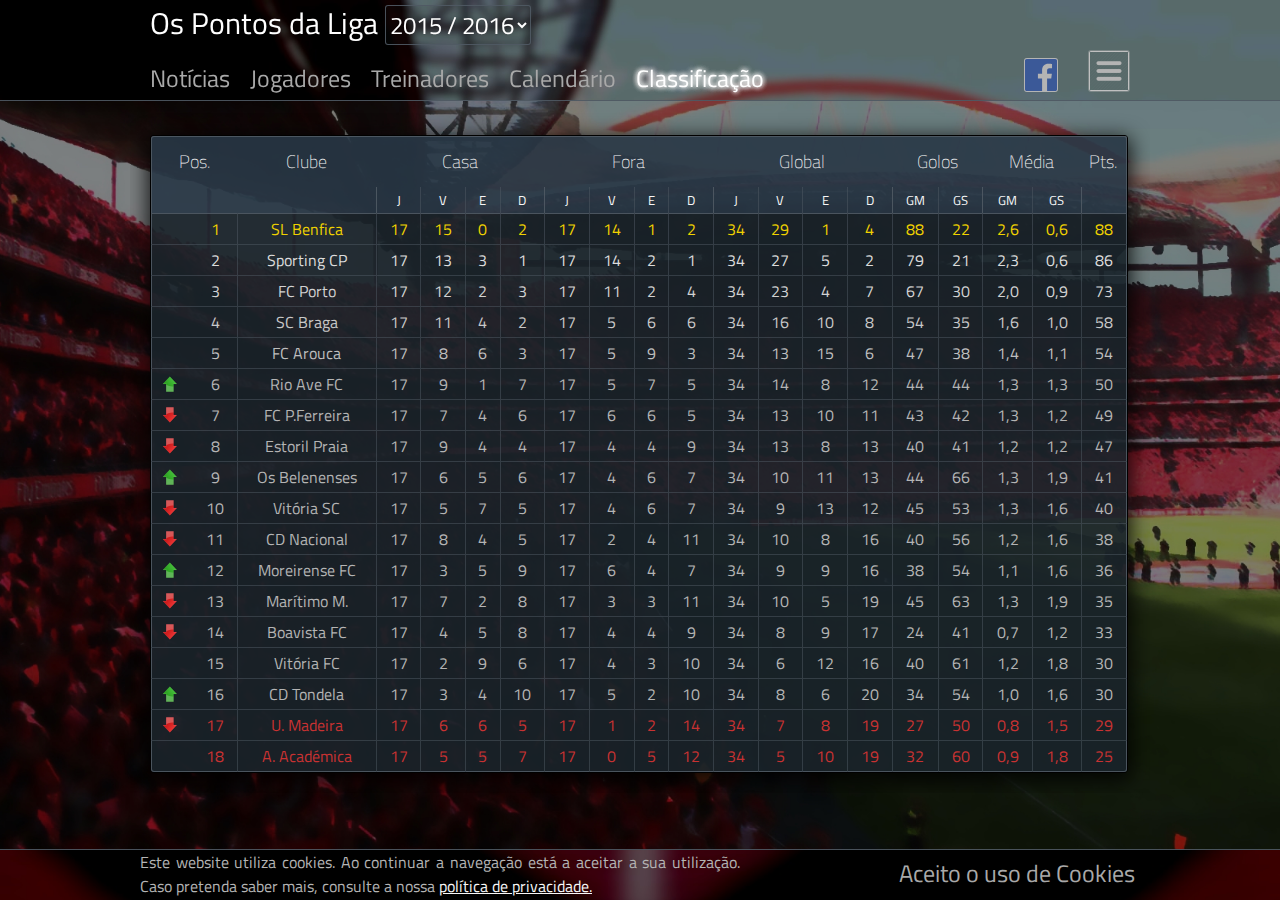
<file: 20152016/classificacao.html>
<!DOCTYPE HTML>
<meta charset="utf-8" />
<html>
    <head>
        <link rel="icon" href="../img/OsPontosDaLiga.png">
        <link href="../css/classificacao.css" rel="stylesheet">
        <link href="../css/main.css" rel="stylesheet">
        <link href='https://fonts.googleapis.com/css?family=Titillium+Web' rel='stylesheet' type='text/css'>
        <script src="../js/jquery.min.js" type="application/javascript"></script>
        <script src="../js/main.js" type="application/javascript"></script>
        <script src="../js/tracker.js" type="application/javascript"></script>
        <script>
            setStartPage(5);
        </script>
    </head>
    <body onload="runAfterPageLoad();" class="background-image-1516">
        <div id="header" class="background-image-dark-1516">
            <div class="centerPage headerLine">
                <div id="title">Os Pontos da Liga
                    <select id="leagueSelect" onchange="setLeague();">
                      <option value="1516" selected>2015 / 2016</option>
                      <option value="1617">2016 / 2017</option>
                    </select>
                </div>
                <div id="userInfo">

                </div>
            </div>
            <div id="headerNav" class="centerPage headerLine">
                <div id="b1" class="hButton" onclick="setPageTo(1);">Notícias</div>
                <div id="b2" class="hButton" onclick="setPageTo(2);">Jogadores</div>
                <div id="b3" class="hButton" onclick="setPageTo(3);">Treinadores</div>
                <div id="b4" class="hButton" onclick="setPageTo(4);">Calendário</div>
                <div id="b5" class="hButton hSelected" onclick="setPageTo(5);">Classificação</div>
            <img id="MenuButton" class="dropbtn" onclick="$('#fbButton,#fbMenu').removeClass('showMenu');$('#MenuButton,#Menu').toggleClass('showMenu');"  />
                <div id="fbButton" class="dropbtn" onclick="$('#MenuButton, #Menu').removeClass('showMenu');$('#fbButton,#fbMenu').toggleClass('showMenu');">
                    <svg viewBox="0 0 16 16" xmlns="http://www.w3.org/2000/svg" fill-rule="evenodd" clip-rule="evenodd" stroke-linejoin="round" stroke-miterlimit="1.414"><path d="M15.117 0H.883C.395 0 0 .395 0 .883v14.234c0 .488.395.883.883.883h7.663V9.804H6.46V7.39h2.086V5.607c0-2.066 1.262-3.19 3.106-3.19.883 0 1.642.064 1.863.094v2.16h-1.28c-1 0-1.195.476-1.195 1.176v1.54h2.39l-.31 2.416h-2.08V16h4.077c.488 0 .883-.395.883-.883V.883C16 .395 15.605 0 15.117 0" fill-rule="nonzero"></path></svg>
                </div>
            </div>
        </div>

        <div id="dropdownMenu" class="centerPage">
            <div id="DropdownContainer">
                <div id="fbMenu">
                    <div class='dropdown-content'>
                        
                    </div>
                </div>
                <div id="Menu">
                </div>
            </div>
        </div>
        <div id="page" class="centerPage">
            
            <table id="classificacao" class="small-12 large-12 comp1 match-standing click box1of1">
	                    <thead>
		                    <tr>
			                    <th colspan="2" class="pin-col">Pos.</th>
			                    <th class="pin-col">Clube</th>
                                <th colspan="4" class="center">Casa</th>
                                <th colspan="4" class="center">Fora</th>
                                <th colspan="4" class="center">Global</th>
                                <th colspan="2" class="center">Golos</th>
                                <th colspan="2" class="center">Média</th>
			                    <th>Pts.</th>
		                    </tr>
	                    </thead>
	                    <tbody>
                            <tr class="accent">
                                <td class="pin-col"></td>
                                <td class="pin-col"></td>
                                <td class="divider pin-col"></td>
                                <td>J</td>
                                <td>V</td>
                                <td>E</td>
                                <td class="divider">D</td>
                                <td>J</td>
                                <td>V</td>
                                <td>E</td>
                                <td class="divider">D</td>
                                <td>J</td>
                                <td>V</td>
                                <td>E</td>
                                <td class="divider">D</td>
                                <td>GM</td>
                                <td class="divider">GS</td>
                                <td>GM</td>
                                <td class="divider">GS</td>
                                <td></td>
                            </tr>
		                        <tr class="md-sg-1" data-detail="/oou/clube/20152016/liganos/278">
                                    <td class="img-td pin-col"></td>
			                        <td class="divider text-right pin-col">1</td>
			                        <td class="divider pin-col">SL Benfica</td>
                                    <td>17</td>
                                    <td>15</td>
                                    <td>0</td>
                                    <td class="divider">2</td>
                                    <td>17</td>
                                    <td>14</td>
                                    <td>1</td>
                                    <td class="divider">2</td>
                                    <td>34</td>
                                    <td>29</td>
                                    <td>1</td>
                                    <td class="divider">4</td>
                                    <td class="text-right">88</td>
                                    <td class="divider text-right">22</td>
                                    <td>2,6</td>
                                    <td class="divider">0,6</td>
			                        <td class="text-right">88</td>
		                        </tr>
		                        <tr class="md-sg-1" data-detail="/oou/clube/20152016/liganos/303">
                                    <td class="img-td pin-col"></td>
			                        <td class="divider text-right pin-col">2</td>
			                        <td class="divider pin-col">Sporting CP</td>
                                    <td>17</td>
                                    <td>13</td>
                                    <td>3</td>
                                    <td class="divider">1</td>
                                    <td>17</td>
                                    <td>14</td>
                                    <td>2</td>
                                    <td class="divider">1</td>
                                    <td>34</td>
                                    <td>27</td>
                                    <td>5</td>
                                    <td class="divider">2</td>
                                    <td class="text-right">79</td>
                                    <td class="divider text-right">21</td>
                                    <td>2,3</td>
                                    <td class="divider">0,6</td>
			                        <td class="text-right">86</td>
		                        </tr>
		                        <tr class="md-sg-2" data-detail="/oou/clube/20152016/liganos/157">
                                    <td class="img-td pin-col"></td>
			                        <td class="divider text-right pin-col">3</td>
			                        <td class="divider pin-col">FC Porto</td>
                                    <td>17</td>
                                    <td>12</td>
                                    <td>2</td>
                                    <td class="divider">3</td>
                                    <td>17</td>
                                    <td>11</td>
                                    <td>2</td>
                                    <td class="divider">4</td>
                                    <td>34</td>
                                    <td>23</td>
                                    <td>4</td>
                                    <td class="divider">7</td>
                                    <td class="text-right">67</td>
                                    <td class="divider text-right">30</td>
                                    <td>2,0</td>
                                    <td class="divider">0,9</td>
			                        <td class="text-right">73</td>
		                        </tr>
		                        <tr class="md-sg-3" data-detail="/oou/clube/20152016/liganos/285">
                                    <td class="img-td pin-col"></td>
			                        <td class="divider text-right pin-col">4</td>
			                        <td class="divider pin-col">SC Braga</td>
                                    <td>17</td>
                                    <td>11</td>
                                    <td>4</td>
                                    <td class="divider">2</td>
                                    <td>17</td>
                                    <td>5</td>
                                    <td>6</td>
                                    <td class="divider">6</td>
                                    <td>34</td>
                                    <td>16</td>
                                    <td>10</td>
                                    <td class="divider">8</td>
                                    <td class="text-right">54</td>
                                    <td class="divider text-right">35</td>
                                    <td>1,6</td>
                                    <td class="divider">1,0</td>
			                        <td class="text-right">58</td>
		                        </tr>
		                        <tr class="md-sg-4" data-detail="/oou/clube/20152016/liganos/619">
                                    <td class="img-td pin-col"></td>
			                        <td class="divider text-right pin-col">5</td>
			                        <td class="divider pin-col">FC Arouca</td>
                                    <td>17</td>
                                    <td>8</td>
                                    <td>6</td>
                                    <td class="divider">3</td>
                                    <td>17</td>
                                    <td>5</td>
                                    <td>9</td>
                                    <td class="divider">3</td>
                                    <td>34</td>
                                    <td>13</td>
                                    <td>15</td>
                                    <td class="divider">6</td>
                                    <td class="text-right">47</td>
                                    <td class="divider text-right">38</td>
                                    <td>1,4</td>
                                    <td class="divider">1,1</td>
			                        <td class="text-right">54</td>
		                        </tr>
		                        <tr class="md-sg-" data-detail="/oou/clube/20152016/liganos/241">
                                    <td class="img-td pin-col"><img src="../img/arrow_up.png" title="subiu 2 posições"></td>
			                        <td class="divider text-right pin-col">6</td>
			                        <td class="divider pin-col">Rio Ave FC</td>
                                    <td>17</td>
                                    <td>9</td>
                                    <td>1</td>
                                    <td class="divider">7</td>
                                    <td>17</td>
                                    <td>5</td>
                                    <td>7</td>
                                    <td class="divider">5</td>
                                    <td>34</td>
                                    <td>14</td>
                                    <td>8</td>
                                    <td class="divider">12</td>
                                    <td class="text-right">44</td>
                                    <td class="divider text-right">44</td>
                                    <td>1,3</td>
                                    <td class="divider">1,3</td>
			                        <td class="text-right">50</td>
		                        </tr>
		                        <tr class="md-sg-" data-detail="/oou/clube/20152016/liganos/153">
                                    <td class="img-td pin-col"><img src="../img/arrow_down.png" title="desceu 1 posição"></td>
			                        <td class="divider text-right pin-col">7</td>
			                        <td class="divider pin-col">FC P.Ferreira</td>
                                    <td>17</td>
                                    <td>7</td>
                                    <td>4</td>
                                    <td class="divider">6</td>
                                    <td>17</td>
                                    <td>6</td>
                                    <td>6</td>
                                    <td class="divider">5</td>
                                    <td>34</td>
                                    <td>13</td>
                                    <td>10</td>
                                    <td class="divider">11</td>
                                    <td class="text-right">43</td>
                                    <td class="divider text-right">42</td>
                                    <td>1,3</td>
                                    <td class="divider">1,2</td>
			                        <td class="text-right">49</td>
		                        </tr>
		                        <tr class="md-sg-" data-detail="/oou/clube/20152016/liganos/176">
                                    <td class="img-td pin-col"><img src="../img/arrow_down.png" title="desceu 1 posição"></td>
			                        <td class="divider text-right pin-col">8</td>
			                        <td class="divider pin-col">Estoril Praia</td>
                                    <td>17</td>
                                    <td>9</td>
                                    <td>4</td>
                                    <td class="divider">4</td>
                                    <td>17</td>
                                    <td>4</td>
                                    <td>4</td>
                                    <td class="divider">9</td>
                                    <td>34</td>
                                    <td>13</td>
                                    <td>8</td>
                                    <td class="divider">13</td>
                                    <td class="text-right">40</td>
                                    <td class="divider text-right">41</td>
                                    <td>1,2</td>
                                    <td class="divider">1,2</td>
			                        <td class="text-right">47</td>
		                        </tr>
		                        <tr class="md-sg-" data-detail="/oou/clube/20152016/liganos/106">
                                    <td class="img-td pin-col"><img src="../img/arrow_up.png" title="subiu 2 posições"></td>
			                        <td class="divider text-right pin-col">9</td>
			                        <td class="divider pin-col">Os Belenenses</td>
                                    <td>17</td>
                                    <td>6</td>
                                    <td>5</td>
                                    <td class="divider">6</td>
                                    <td>17</td>
                                    <td>4</td>
                                    <td>6</td>
                                    <td class="divider">7</td>
                                    <td>34</td>
                                    <td>10</td>
                                    <td>11</td>
                                    <td class="divider">13</td>
                                    <td class="text-right">44</td>
                                    <td class="divider text-right">66</td>
                                    <td>1,3</td>
                                    <td class="divider">1,9</td>
			                        <td class="text-right">41</td>
		                        </tr>
		                        <tr class="md-sg-" data-detail="/oou/clube/20152016/liganos/337">
                                    <td class="img-td pin-col"><img src="../img/arrow_down.png" title="desceu 1 posição"></td>
			                        <td class="divider text-right pin-col">10</td>
			                        <td class="divider pin-col">Vitória SC</td>
                                    <td>17</td>
                                    <td>5</td>
                                    <td>7</td>
                                    <td class="divider">5</td>
                                    <td>17</td>
                                    <td>4</td>
                                    <td>6</td>
                                    <td class="divider">7</td>
                                    <td>34</td>
                                    <td>9</td>
                                    <td>13</td>
                                    <td class="divider">12</td>
                                    <td class="text-right">45</td>
                                    <td class="divider text-right">53</td>
                                    <td>1,3</td>
                                    <td class="divider">1,6</td>
			                        <td class="text-right">40</td>
		                        </tr>
		                        <tr class="md-sg-" data-detail="/oou/clube/20152016/liganos/88">
                                    <td class="img-td pin-col"><img src="../img/arrow_down.png" title="desceu 1 posição"></td>
			                        <td class="divider text-right pin-col">11</td>
			                        <td class="divider pin-col">CD Nacional</td>
                                    <td>17</td>
                                    <td>8</td>
                                    <td>4</td>
                                    <td class="divider">5</td>
                                    <td>17</td>
                                    <td>2</td>
                                    <td>4</td>
                                    <td class="divider">11</td>
                                    <td>34</td>
                                    <td>10</td>
                                    <td>8</td>
                                    <td class="divider">16</td>
                                    <td class="text-right">40</td>
                                    <td class="divider text-right">56</td>
                                    <td>1,2</td>
                                    <td class="divider">1,6</td>
			                        <td class="text-right">38</td>
		                        </tr>
		                        <tr class="md-sg-" data-detail="/oou/clube/20152016/liganos/226">
                                    <td class="img-td pin-col"><img src="../img/arrow_up.png" title="subiu 2 posições"></td>
			                        <td class="divider text-right pin-col">12</td>
			                        <td class="divider pin-col">Moreirense FC</td>
                                    <td>17</td>
                                    <td>3</td>
                                    <td>5</td>
                                    <td class="divider">9</td>
                                    <td>17</td>
                                    <td>6</td>
                                    <td>4</td>
                                    <td class="divider">7</td>
                                    <td>34</td>
                                    <td>9</td>
                                    <td>9</td>
                                    <td class="divider">16</td>
                                    <td class="text-right">38</td>
                                    <td class="divider text-right">54</td>
                                    <td>1,1</td>
                                    <td class="divider">1,6</td>
			                        <td class="text-right">36</td>
		                        </tr>
		                        <tr class="md-sg-" data-detail="/oou/clube/20152016/liganos/125">
                                    <td class="img-td pin-col"><img src="../img/arrow_down.png" title="desceu 1 posição"></td>
			                        <td class="divider text-right pin-col">13</td>
			                        <td class="divider pin-col">Marítimo M.</td>
                                    <td>17</td>
                                    <td>7</td>
                                    <td>2</td>
                                    <td class="divider">8</td>
                                    <td>17</td>
                                    <td>3</td>
                                    <td>3</td>
                                    <td class="divider">11</td>
                                    <td>34</td>
                                    <td>10</td>
                                    <td>5</td>
                                    <td class="divider">19</td>
                                    <td class="text-right">45</td>
                                    <td class="divider text-right">63</td>
                                    <td>1,3</td>
                                    <td class="divider">1,9</td>
			                        <td class="text-right">35</td>
		                        </tr>
		                        <tr class="md-sg-" data-detail="/oou/clube/20152016/liganos/53">
                                    <td class="img-td pin-col"><img src="../img/arrow_down.png" title="desceu 1 posição"></td>
			                        <td class="divider text-right pin-col">14</td>
			                        <td class="divider pin-col">Boavista FC</td>
                                    <td>17</td>
                                    <td>4</td>
                                    <td>5</td>
                                    <td class="divider">8</td>
                                    <td>17</td>
                                    <td>4</td>
                                    <td>4</td>
                                    <td class="divider">9</td>
                                    <td>34</td>
                                    <td>8</td>
                                    <td>9</td>
                                    <td class="divider">17</td>
                                    <td class="text-right">24</td>
                                    <td class="divider text-right">41</td>
                                    <td>0,7</td>
                                    <td class="divider">1,2</td>
			                        <td class="text-right">33</td>
		                        </tr>
		                        <tr class="md-sg-" data-detail="/oou/clube/20152016/liganos/336">
                                    <td class="img-td pin-col"></td>
			                        <td class="divider text-right pin-col">15</td>
			                        <td class="divider pin-col">Vitória FC</td>
                                    <td>17</td>
                                    <td>2</td>
                                    <td>9</td>
                                    <td class="divider">6</td>
                                    <td>17</td>
                                    <td>4</td>
                                    <td>3</td>
                                    <td class="divider">10</td>
                                    <td>34</td>
                                    <td>6</td>
                                    <td>12</td>
                                    <td class="divider">16</td>
                                    <td class="text-right">40</td>
                                    <td class="divider text-right">61</td>
                                    <td>1,2</td>
                                    <td class="divider">1,8</td>
			                        <td class="text-right">30</td>
		                        </tr>
		                        <tr class="md-sg-" data-detail="/oou/clube/20152016/liganos/100">
                                    <td class="img-td pin-col"><img src="../img/arrow_up.png" title="subiu 1 posição"></td>
			                        <td class="divider text-right pin-col">16</td>
			                        <td class="divider pin-col">CD Tondela</td>
                                    <td>17</td>
                                    <td>3</td>
                                    <td>4</td>
                                    <td class="divider">10</td>
                                    <td>17</td>
                                    <td>5</td>
                                    <td>2</td>
                                    <td class="divider">10</td>
                                    <td>34</td>
                                    <td>8</td>
                                    <td>6</td>
                                    <td class="divider">20</td>
                                    <td class="text-right">34</td>
                                    <td class="divider text-right">54</td>
                                    <td>1,0</td>
                                    <td class="divider">1,6</td>
			                        <td class="text-right">30</td>
		                        </tr>
		                        <tr class="md-sg-5" data-detail="/oou/clube/20152016/liganos/119">
                                    <td class="img-td pin-col"><img src="../img/arrow_down.png" title="desceu 1 posição"></td>
			                        <td class="divider text-right pin-col">17</td>
			                        <td class="divider pin-col">U. Madeira</td>
                                    <td>17</td>
                                    <td>6</td>
                                    <td>6</td>
                                    <td class="divider">5</td>
                                    <td>17</td>
                                    <td>1</td>
                                    <td>2</td>
                                    <td class="divider">14</td>
                                    <td>34</td>
                                    <td>7</td>
                                    <td>8</td>
                                    <td class="divider">19</td>
                                    <td class="text-right">27</td>
                                    <td class="divider text-right">50</td>
                                    <td>0,8</td>
                                    <td class="divider">1,5</td>
			                        <td class="text-right">29</td>
		                        </tr>
		                        <tr class="md-sg-5" data-detail="/oou/clube/20152016/liganos/59">
                                    <td class="img-td pin-col"></td>
			                        <td class="divider text-right pin-col">18</td>
			                        <td class="divider pin-col">A. Académica</td>
                                    <td>17</td>
                                    <td>5</td>
                                    <td>5</td>
                                    <td class="divider">7</td>
                                    <td>17</td>
                                    <td>0</td>
                                    <td>5</td>
                                    <td class="divider">12</td>
                                    <td>34</td>
                                    <td>5</td>
                                    <td>10</td>
                                    <td class="divider">19</td>
                                    <td class="text-right">32</td>
                                    <td class="divider text-right">60</td>
                                    <td>0,9</td>
                                    <td class="divider">1,8</td>
			                        <td class="text-right">25</td>
		                        </tr>

	                    </tbody>
                    </table>
        </div>
    </body>
</html>
</file>
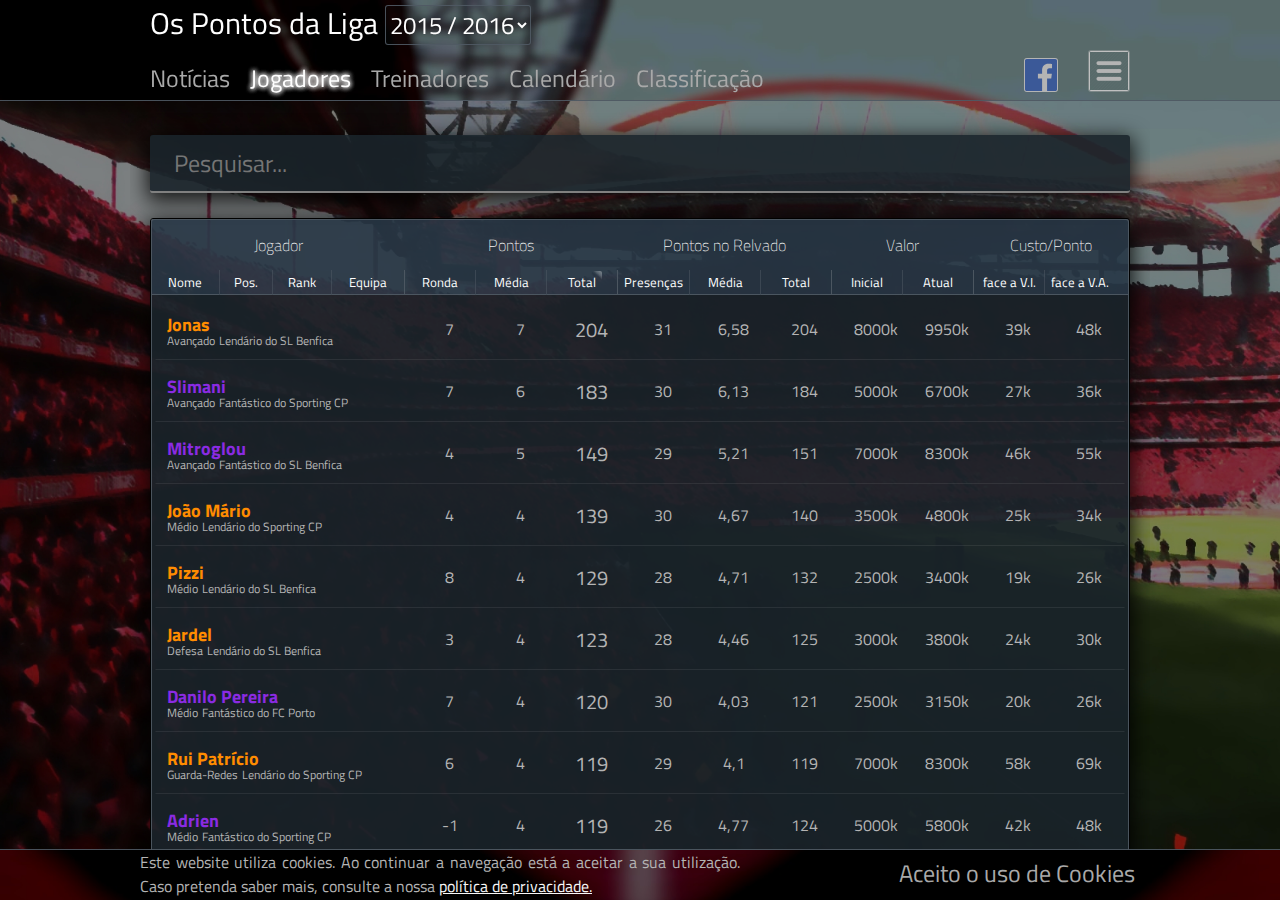
<file: 20152016/jogadores.html>
<!DOCTYPE HTML>
<meta charset="utf-8" />
<html>
    <head>
        <link rel="icon" href="../img/OsPontosDaLiga.png">
        <link href="../css/main.css" rel="stylesheet">
        <link href='https://fonts.googleapis.com/css?family=Titillium+Web' rel='stylesheet' type='text/css'>
        <script src="../js/jquery.min.js" type="application/javascript"></script>
        <script src="../js/main.js" type="application/javascript"></script>
        <script src="../js/tracker.js" type="application/javascript"></script>
        <script>
            setStartPage(2);
        </script>
    </head>
    <body onload="runAfterPageLoad();" class="background-image-1516">
        <div id="header" class="background-image-dark-1516">
            <div class="centerPage headerLine">
                <div id="title">
                    <span>Os Pontos da Liga</span>
                    <select id="leagueSelect" onchange="setLeague();">
                      <option value="1516" selected>2015 / 2016</option>
                      <option value="1617">2016 / 2017</option>
                    </select>
                </div>
                <div id="userInfo"></div>
            </div>
            <div id="headerNav" class="centerPage headerLine">
                <div id="b1" class="hButton" onclick="setPageTo(1);">Notícias</div>
                <div id="b2" class="hButton hSelected" onclick="setPageTo(2);">Jogadores</div>
                <div id="b3" class="hButton" onclick="setPageTo(3);">Treinadores</div>
                <div id="b4" class="hButton" onclick="setPageTo(4);">Calendário</div>
                <div id="b5" class="hButton" onclick="setPageTo(5);">Classificação</div>
			<img id="MenuButton" class="dropbtn" onclick="$('#fbButton,#fbMenu').removeClass('showMenu');$('#MenuButton,#Menu').toggleClass('showMenu');"  />
                <div id="fbButton" class="dropbtn" onclick="$('#MenuButton, #Menu').removeClass('showMenu');$('#fbButton,#fbMenu').toggleClass('showMenu');">
                    <svg viewBox="0 0 16 16" xmlns="http://www.w3.org/2000/svg" fill-rule="evenodd" clip-rule="evenodd" stroke-linejoin="round" stroke-miterlimit="1.414"><path d="M15.117 0H.883C.395 0 0 .395 0 .883v14.234c0 .488.395.883.883.883h7.663V9.804H6.46V7.39h2.086V5.607c0-2.066 1.262-3.19 3.106-3.19.883 0 1.642.064 1.863.094v2.16h-1.28c-1 0-1.195.476-1.195 1.176v1.54h2.39l-.31 2.416h-2.08V16h4.077c.488 0 .883-.395.883-.883V.883C16 .395 15.605 0 15.117 0" fill-rule="nonzero"></path></svg>
                </div>
            </div>
        </div>

        <div id="dropdownMenu" class="centerPage">
            <div id="DropdownContainer">
                <div id="fbMenu">
                    <div class='dropdown-content'>
                        
                    </div>
                </div>
                <div id="Menu">
                </div>
            </div>
        </div>

        <div id="page" class="centerPage">
            <div id="players">
                <input class="fuzzy-search" placeholder="Pesquisar..." />
                <table class="styledTable">
                    <thead class="sortBar">
                        <tr>
                            <th colspan="4">Jogador</th>
                            <th colspan="3">Pontos</th>
                            <th colspan="3">Pontos no Relvado</th>
                            <th colspan="2" class="">Valor</th>
                            <th colspan="2" class="">Custo/Ponto</th>
                        </tr>
                        <tr class="accent">
                            <th>
                                <button class="sort" data-sort="name">
                                    Nome
                                </button>
                            </th>
                            <th>
                                <button class="sort" data-sort="position">
                                    Pos.
                                </button>
                            </th>
                            <th>
                                <button class="sort" data-sort="rank">
                                    Rank
                                </button>
                            </th>
                            <th class="border">
                                <button class="sort" data-sort="team">
                                    Equipa
                                </button>
                            </th>
                            <th class="normalColumn">
                                <button class="sort" data-sort="roundPoints">
                                    Ronda
                                </button>
                            </th>
                            <th class="normalColumn">
                                <button class="sort" data-sort="averagePointsPerRound">
                                    Média
                                </button>
                            </th>
                            <th class="normalColumn border">
                                <button class="sort" data-sort="totalPoints">
                                    Total
                                </button>
                            </th>
                            <th class="normalColumn">
                                <button class="sort" data-sort="gamesPlayed">
                                    Presenças
                                </button>
                            </th>
                            <th class="normalColumn">
                                <button class="sort" data-sort="averagePointsPerRoundWhenPlaying">
                                    Média
                                </button>
                            </th>
                            <th class="normalColumn border">
                                <button class="sort" data-sort="totalPointsWhenPlaying">
                                    Total
                                </button>
                            </th>
                            <th class="normalColumn">
                                <button class="sort" data-sort="initialValue">
                                    Inicial
                                </button>
                            </th>
                            <th class="normalColumn border">
                                <button class="sort" data-sort="currentValue">
                                    Atual
                                </button>
                            </th>
                            <th class="normalColumn">
                                <button class="sort" data-sort="costPerPointOfInitialValue">face a V.I.
                                    <span class="tooltiptext">cost Per Point Of Initial Value</span>
                                </button>
                            </th>
                            <th class="normalColumn lastColumn">
                                <button class="sort" data-sort="costPerPointOfCurrentValue">face a V.A.
                                    <span class="tooltiptext">cost Per Point Of Current Value</span>
                                </button>
                            </th>
                        </tr>
                    </thead>
                    <tbody>
                        <tr>
                            <td colspan="14">
                                <div id="allPlayers" style="min-height: 200px;" class="scrollable">
                                    <table class="table">
                                        <tbody class="list">
                                        </tbody>
                                    </table>
                                </div>
                            </td>
                        </tr>
                    </tbody>
                </table>
            </div>
            
            <div id="playerdetails" class="boxContainer box1of1" style="display: none;">
                <div class="boxHeader">
                    Detalhes do Jogador
                </div>
                <div class="boxContentFrame">
                    <div class="boxContent scrollable">
                        <table style="width: 100%">
                            <tbody>
                                <tr>
                                    <td colspan="4" style="text-align: center;">
                                        Jogador a comparar
                                    </td>
                                    <td>
                                    </td>
                                    <td colspan="2" style="text-align: center;">
                                        Tipo de gráfico
                                    </td>
                                </tr>
                                <tr>
                                    <td style="width:15%; text-align: center;">
<!--
                                        <button id="slotColor0"
    class="jscolor {valueElement:null,value:'ffffff'}"
    style="width:20px; height:20px;border-radius:10px; display:none;"></button>
-->
                                        <input type="radio" id="player1" name="player" checked="true"/>
                                        <label for="player1">Jogador 1</label>
                                    </td>
                                    <td style="width:15%; text-align: center;">
<!--
                                        <button id="slotColor1"
    class="jscolor {valueElement:null,value:'ff0000'}"
    style="width:20px; height:20px;border-radius:10px; display:none;"></button>
-->
                                        <input type="radio" id="player2" name="player"/>
                                        <label for="player2">Jogador 2</label>
                                    </td>
                                    <td style="width:15%; text-align: center;">
<!--
                                        <button id="slotColor2"
    class="jscolor {valueElement:null,value:'00ff00'}"
    style="width:20px; height:20px;border-radius:10px; display:none;"></button>
-->
                                        <input type="radio" id="player3" name="player"/>
                                        <label for="player3">Jogador 3</label>
                                    </td>
                                    <td style="width:15%; text-align: center;">
<!--
                                        <button id="slotColor3"
    class="jscolor {valueElement:null,value:'5555ff'}"
    style="width:20px; height:20px;border-radius:10px; display:none;"></button>
-->
                                        <input type="radio" id="player4" name="player"/>
                                        <label for="player4">Jogador 4</label>
                                    </td>
                                    <td style="width:26%">
                                    </td>
                                    <td style="text-align: center;">
                                        <button id="graph1" class="mButton" onclick="javascript:selectedChartType = 0;loadChart();">Pts</button>
                                    </td>
                                    <td style="text-align: center;">
                                        <button id="graph2" class="mButton" onclick="javascript:selectedChartType = 1;loadChart();">&#8721;</button>
                                    </td>
                                </tr>
                            </tbody>
                        </table>
                        <canvas id="canvas1" height="200" width="800"></canvas>
                    </div>
                </div>
            </div>
        </div>
    </body>
</html>

<script src="../js/dataaccess.js"></script>
<script src="../js/20152016/pinfo.js"></script>
<script>
    function updateItemHeight()
    {
        if($("#playerdetails").is(":visible"))
        {
            $("#allPlayers").height($(window).height() - 700);
        }
        else
        {
            $("#allPlayers").height($(window).height() - 325);
        }
    }
    
    updateItemHeight();
    
    $( window ).resize(function() {
        updateItemHeight();
    });
    
    // Load Players

    getPlayerIds().forEach(addPlayerToList);
    
    function addPlayerToList(item, index) {
        $(".list").append("<tr class='listRow' onclick='getPaging(this.id);' id='"+ item +"'>" +
          "<td colspan='4'>" +
          "<p class='name rank" + getPlayerInfo(item)["rank"] + "'>" + getPlayerInfo(item)["name"] + "</p>" +
          "<p class='positionDescription'>" + getPlayerInfo(item)["positionDescription"] +" </p>" +
          "<p class='rankDescription'>" + getPlayerInfo(item)["rankDescription"] + "</p>" +
          "<p class='team'> do " + getPlayerInfo(item)["team"] + "</p>" +
            "<span class='position' style='color:transparent; font-size:0px;'>" + getPlayerInfo(item)["position"] + "</span>" +
            "<span class='rank' style='color:transparent; font-size:0px;'>" + getPlayerInfo(item)["rank"] + "</span>" +
          "</td>" +
          "<td class='roundPoints normalColumn'>" + getPlayerInfo(item)["roundPoints"] +" </td>" +
          "<td class='averagePointsPerRound normalColumn'>" + getPlayerInfo(item)["averagePointsPerRound"] + "</td>" +
          "<td class='totalPoints normalColumn standOutCell'>" + getPlayerInfo(item)["totalPoints"] +" </td>" +
          "<td class='gamesPlayed normalColumn'>" + getPlayerInfo(item)["gamesPlayed"] + "</td>" +
          "<td class='averagePointsPerRoundWhenPlaying normalColumn'>" + getPlayerInfo(item)["averagePointsPerRoundWhenPlaying"] + "</td>" +
          "<td class='totalPointsWhenPlaying normalColumn'>" + getPlayerInfo(item)["totalPointsWhenPlaying"] + "</td>" +
          "<td class='initialValue normalColumn'>" + getPlayerInfo(item)["initialValue"] + "</td>" +
          "<td class='currentValue normalColumn'>" + getPlayerInfo(item)["currentValue"] + "</td>" +
          "<td class='costPerPointOfInitialValue normalColumn'>" + getPlayerInfo(item)["costPerPointOfInitialValue"] + "</td>" +
          "<td class='costPerPointOfCurrentValue normalColumn'>" + getPlayerInfo(item)["costPerPointOfCurrentValue"] + "</td>" +
           "</tr>");
    }
</script>
<script src="../js/list.js"></script>
<script src="../js/list.fuzzysearch.min.js"></script>
<script>
    var options = {
      valueNames: [ 'name', 'position', 'rank', 'rankDescription', 'team', 'roundPoints', 'totalPoints', 'averagePointsPerRound', 'gamesPlayed', 'totalPointsWhenPlaying', 'averagePointsPerRoundWhenPlaying', 'initialValue', 'costPerPointOfInitialValue', 'currentValue', 'costPerPointOfCurrentValue' ]
        ,plugins: [ ListFuzzySearch() ]
    };

    var userList = new List('players', options);
    userList.sort('totalPoints', { order: "desc" });
</script>

<script src="../js/chart.min.js"></script>
<script src="../js/20152016/ppoints.js"></script>
<script src="../js/20152016/oppoints.js"></script>

<script>
    var slots = [0,0,0,0];
    var slotColors = ['255,255,255'
                      ,'255,0,0'
                      ,'0,255,0'
                      ,'85,85,255'];
    
    var selectedChartType = 0;
    
    function getPlayerColor(slotId)
    {
        return slotColors[slotId];
    }
    
    function choosePlayer(playerId)
    {
        var p1 = document.getElementById('player1');
        var p2 = document.getElementById('player2');
        var p3 = document.getElementById('player3');
        var p4 = document.getElementById('player4');
        
       if ((p1.checked == true)) {
            slots[0] = playerId;
            return false;
        }
        else if ((p2.checked == true)) {
            slots[1] = playerId;
            return false;
        }
        else if ((p3.checked == true)) {
            slots[2] = playerId;
            return false;
        }
        else if ((p4.checked == true)) {
            slots[3] = playerId;
            return false;
        }   
    }
    
    var myLineChart1;
    
    function getPlayerData(slotId) {
        if(selectedChartType == 0)
        {
            return getPlayerPoints(slotId);
        }
        else if(selectedChartType == 1)
        {
            return getOverallPlayerPoints(slotId);
        }
    }

    function loadChart(){
        var index;
        var dataset = [];
        
        for (index = 0; index < slots.length; ++index) {
            if(slots[index] > 0)
            {
                dataset.push({
                    label: getPlayerInfo(slots[index])["name"] + " (" + getPlayerInfo(slots[index])["team"] + ")",
                    backgroundColor: "rgba(" + getPlayerColor(index) + ",0.01)",
                    borderColor: "rgba(" + getPlayerColor(index) + ",1)",
                    borderWidth: 1,
                    data : getPlayerData(slots[index])
                });
            }
        }
        
        var chartData = {
            labels : getLabels20162017(),
            datasets : dataset,
        }
    
        drawChart(chartData);
	}
</script>

<script>
function drawChart(chartData) {
    if(myLineChart1 != null) { myLineChart1.destroy(); }
    
    var ctx = document.getElementById("canvas1").getContext("2d");
    myLineChart1 = new Chart(ctx, {
        type: 'line',
        data: chartData,
        options: {
            title: {
                display: true,
                fontColor: "rgba(247,247,247,1)",
                fontFamily: "'Titillium Web', 'sans-serif'",
                fontStyle: "normal",
                text: 'Pontos por Ronda'
            },
            legend: {
                display: true,
                labels: {
                    fontColor: "rgba(180,180,180,1)",
                    fontFamily: "'Titillium Web', 'sans-serif'"
                }
            }
        }
    });
}

function getPaging(str) {
    $("#playerdetails").show();

    updateItemHeight();
    
    choosePlayer(str);
    
    loadChart();
}

</script>
</file>
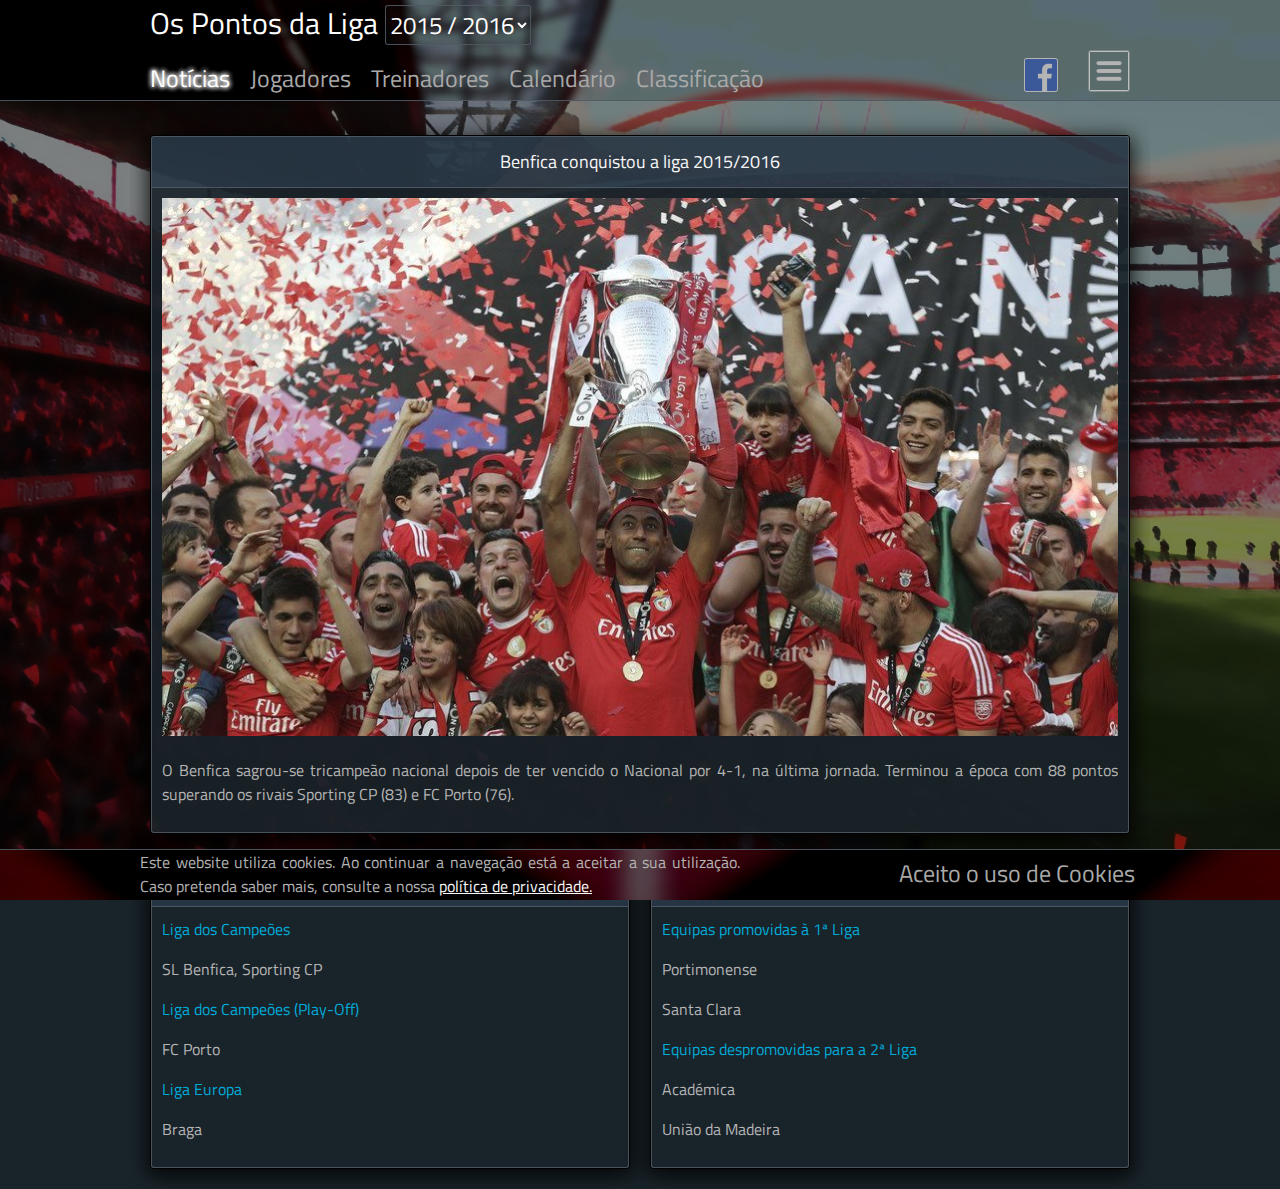
<file: 20152016/noticias.html>
<!DOCTYPE HTML>
<meta charset="utf-8" />
<html>
    <head>
        <link rel="icon" href="../img/OsPontosDaLiga.png">
        <link href="../css/main.css" rel="stylesheet">
        <link href='https://fonts.googleapis.com/css?family=Titillium+Web' rel='stylesheet' type='text/css'>
        <script src="../js/jquery.min.js" type="application/javascript"></script>
        <script src="../js/main.js" type="application/javascript"></script>
        <script src="../js/tracker.js" type="application/javascript"></script>
        <script>
            setStartPage(1);
        </script>
    </head>
    <body onload="runAfterPageLoad();" class="background-image-1516">
        <div id="header" class="background-image-dark-1516">
            <div class="centerPage headerLine">
                <div id="title">
                    <span>Os Pontos da Liga</span>
                    <select id="leagueSelect" onchange="setLeague();">
                      <option value="1516" selected>2015 / 2016</option>
                      <option value="1617">2016 / 2017</option>
                    </select>
                </div>
                <div id="userInfo"></div>
            </div>
            <div id="headerNav" class="centerPage headerLine">
                <div id="b1" class="hButton hSelected" onclick="setPageTo(1);">Notícias</div>
                <div id="b2" class="hButton" onclick="setPageTo(2);">Jogadores</div>
                <div id="b3" class="hButton" onclick="setPageTo(3);">Treinadores</div>
                <div id="b4" class="hButton" onclick="setPageTo(4);">Calendário</div>
                <div id="b5" class="hButton" onclick="setPageTo(5);">Classificação</div>
            <img id="MenuButton" class="dropbtn" onclick="$('#fbButton,#fbMenu').removeClass('showMenu');$('#MenuButton,#Menu').toggleClass('showMenu');"  />
                <div id="fbButton" class="dropbtn" onclick="$('#MenuButton, #Menu').removeClass('showMenu');$('#fbButton,#fbMenu').toggleClass('showMenu');">
                    <svg viewBox="0 0 16 16" xmlns="http://www.w3.org/2000/svg" fill-rule="evenodd" clip-rule="evenodd" stroke-linejoin="round" stroke-miterlimit="1.414"><path d="M15.117 0H.883C.395 0 0 .395 0 .883v14.234c0 .488.395.883.883.883h7.663V9.804H6.46V7.39h2.086V5.607c0-2.066 1.262-3.19 3.106-3.19.883 0 1.642.064 1.863.094v2.16h-1.28c-1 0-1.195.476-1.195 1.176v1.54h2.39l-.31 2.416h-2.08V16h4.077c.488 0 .883-.395.883-.883V.883C16 .395 15.605 0 15.117 0" fill-rule="nonzero"></path></svg>
                </div>
            </div>
        </div>

        <div id="dropdownMenu" class="centerPage">
            <div id="DropdownContainer">
                <div id="fbMenu">
                    <div class='dropdown-content'>
                        
                    </div>
                </div>
                <div id="Menu">
                </div>
            </div>
        </div>
        <div id="page" class="centerPage">
            <div id="news1" class="boxContainer box1of1">
                <div class="boxHeader">
                    Benfica conquistou a liga 2015/2016
                </div>
                <div class="boxContentFrame">
                    <div class="boxContent scrollable">
                        <img src="../img/20152016/campeao.jpg"></img>
                        <p>O Benfica sagrou-se tricampeão nacional depois de ter vencido o Nacional por 4-1, na última jornada. Terminou a época com 88 pontos superando os rivais Sporting CP (83) e FC Porto (76).</p>
                    </div>
                </div>
            </div>
            
            <div id="news2" class="boxContainer box1of2">
                <div class="boxHeader">
                    Acesso às competições europeias
                </div>
                <div class="boxContentFrame">
                    <div class="boxContent boxTall scrollable">
                        <span class="note">Liga dos Campeões</span>
                        <p>SL Benfica, Sporting CP</p>
                        <span class="note">Liga dos Campeões (Play-Off)</span>
                        <p>FC Porto</p>
                        <span class="note">Liga Europa</span>
                        <p>Braga</p>
                        <span class="note">Liga Europa (3ª Pré-Eliminatória)</span>
                        <p>Arouca</p>
                        <p>Rio Ave</p>
                    </div>
                </div>
            </div>
            <div id="news3" class="boxContainer box1of2">
                <div class="boxHeader">
                    Promoçoes e Despromoções
                </div>
                <div class="boxContentFrame">
                    <div class="boxContent boxTall scrollable">
                        <span class="note">Equipas promovidas à 1ª Liga</span>
                        <p>Portimonense</p>
                        <p>Santa Clara</p>
                        <span class="note">Equipas despromovidas para a 2ª Liga</span>
                        <p>Académica</p>
                        <p>União da Madeira</p>
                    </div>
                </div>
            </div>
        
        </div>
    </body>
</html>
</file>
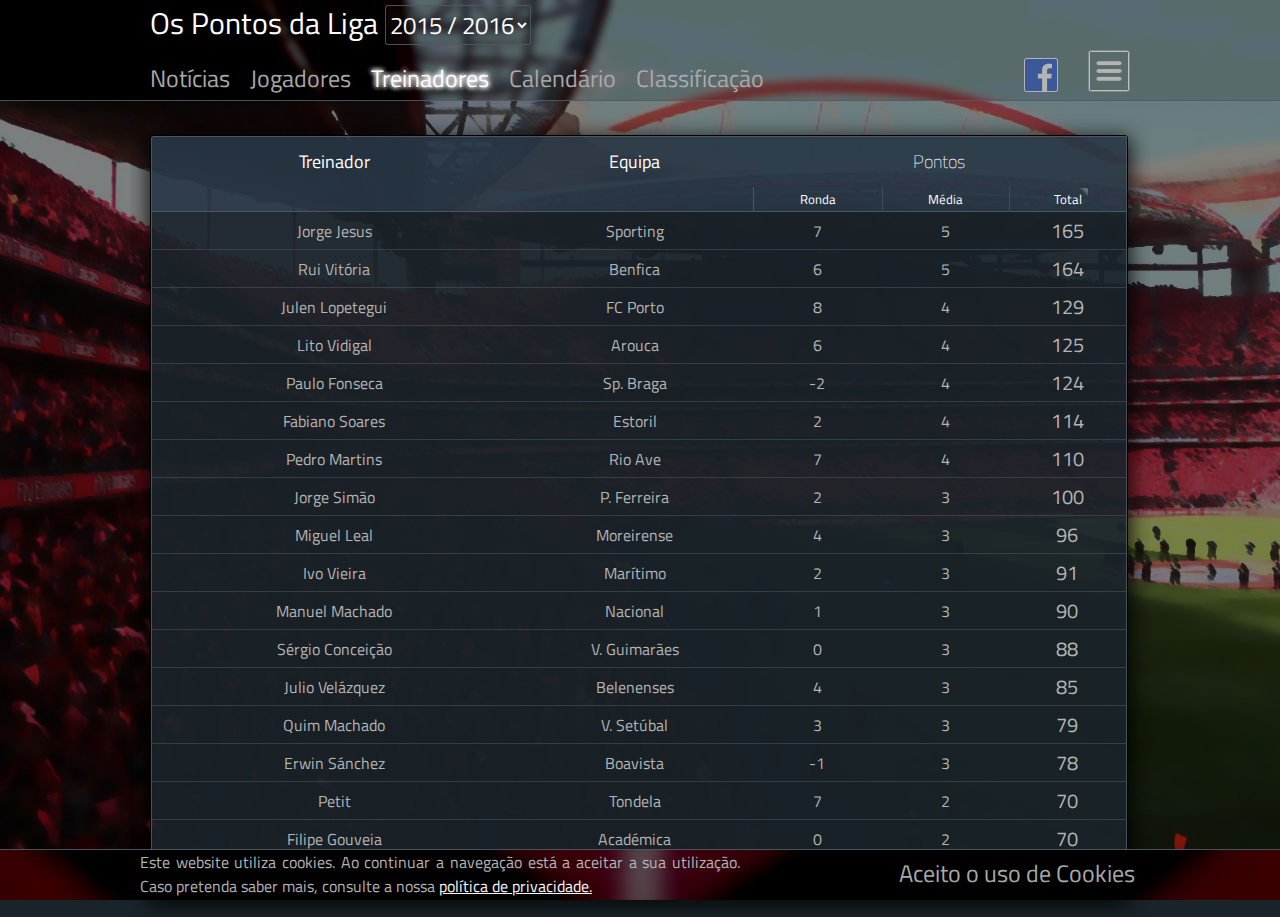
<file: 20152016/treinadores.html>
<!DOCTYPE HTML>
<meta charset="utf-8" />
<html>
    <head>
        <link rel="icon" href="../img/OsPontosDaLiga.png">
        <link href="../css/main.css" rel="stylesheet">
        <link href='https://fonts.googleapis.com/css?family=Titillium+Web' rel='stylesheet' type='text/css'>
        <script src="../js/jquery.min.js" type="application/javascript"></script>
        <script src="../js/main.js" type="application/javascript"></script>
        <script src="../js/tracker.js" type="application/javascript"></script>
        <script>
            setStartPage(3);
        </script>
    </head>
    <body onload="runAfterPageLoad();" class="background-image-1516">
        <div id="header" class="background-image-dark-1516">
            <div class="centerPage headerLine">
                <div id="title">
                    <span>Os Pontos da Liga</span>
                    <select id="leagueSelect" onchange="setLeague();">
                      <option value="1516" selected>2015 / 2016</option>
                      <option value="1617">2016 / 2017</option>
                    </select>
                </div>
                <div id="userInfo"></div>
            </div>
            <div id="headerNav" class="centerPage headerLine">
                <div id="b1" class="hButton" onclick="setPageTo(1);">Notícias</div>
                <div id="b2" class="hButton" onclick="setPageTo(2);">Jogadores</div>
                <div id="b3" class="hButton hSelected" onclick="setPageTo(3);">Treinadores</div>
                <div id="b4" class="hButton" onclick="setPageTo(4);">Calendário</div>
                <div id="b5" class="hButton" onclick="setPageTo(5);">Classificação</div>
			<img id="MenuButton" class="dropbtn" onclick="$('#fbButton,#fbMenu').removeClass('showMenu');$('#MenuButton,#Menu').toggleClass('showMenu');"  />
                <div id="fbButton" class="dropbtn" onclick="$('#MenuButton, #Menu').removeClass('showMenu');$('#fbButton,#fbMenu').toggleClass('showMenu');">
                    <svg viewBox="0 0 16 16" xmlns="http://www.w3.org/2000/svg" fill-rule="evenodd" clip-rule="evenodd" stroke-linejoin="round" stroke-miterlimit="1.414"><path d="M15.117 0H.883C.395 0 0 .395 0 .883v14.234c0 .488.395.883.883.883h7.663V9.804H6.46V7.39h2.086V5.607c0-2.066 1.262-3.19 3.106-3.19.883 0 1.642.064 1.863.094v2.16h-1.28c-1 0-1.195.476-1.195 1.176v1.54h2.39l-.31 2.416h-2.08V16h4.077c.488 0 .883-.395.883-.883V.883C16 .395 15.605 0 15.117 0" fill-rule="nonzero"></path></svg>
                </div>
            </div>
        </div>

        <div id="dropdownMenu" class="centerPage">
            <div id="DropdownContainer">
                <div id="fbMenu">
                    <div class='dropdown-content'>
                        
                    </div>
                </div>
                <div id="Menu">
                </div>
            </div>
        </div>
        <div id="page" class="centerPage">
            <table id="coaches" class="GenericTable box1of1">
                <thead class="sortBar">
                    <tr>
                        <th>
                            <button class="sort" data-sort="name">
                                Treinador
                            </button>
                        </th>
                        <th>
                            <button class="sort" data-sort="team">
                                Equipa
                            </button>
                        </th>
                        <th colspan="3">
                            Pontos
                        </th>
                    </tr>
                    <tr class="accent">
                        <th colspan="2" class="border"></th>
                        <th class="smallColumn">
                            <button class="sort" data-sort="roundPoints">
                                Ronda
                            </button>
                        </th>
                        <th class="smallColumn">
                            <button class="sort" data-sort="averagePointsPerRound">
                                Média
                            </button>
                        </th>
                        <th class="smallColumn">
                            <button class="sort" data-sort="totalPoints">
                                Total
                            </button>
                        </th>
                    </tr>
                </thead>
                <tbody class="list">
                </tbody>
            </table>
            
            <div id="coachdetails" class="boxContainer box1of1" style="display: none;">
                <div class="boxHeader">
                    Detalhes do Treinador
                </div>
                <div class="boxContentFrame">
                    <div class="boxContent scrollable">
                        <table style="width: 100%">
                            <tbody>
                                <tr>
                                    <td colspan="4" style="text-align: center;">
                                        Treinador a comparar
                                    </td>
                                    <td>
                                    </td>
                                    <td colspan="2" style="text-align: center;">
                                        Tipo de gráfico
                                    </td>
                                </tr>
                                <tr>
                                    <td style="width:15%; text-align: center;">
                                        <input type="radio" id="coach1" name="player" checked="true"/>
                                        <label for="coach1">Treinador 1</label>
                                    </td>
                                    <td style="width:15%; text-align: center;">
                                        <input type="radio" id="coach2" name="player"/>
                                        <label for="coach2">Treinador 2</label>
                                    </td>
                                    <td style="width:15%; text-align: center;">
                                        <input type="radio" id="coach3" name="player"/>
                                        <label for="coach3">Treinador 3</label>
                                    </td>
                                    <td style="width:15%; text-align: center;">
                                        <input type="radio" id="coach4" name="player"/>
                                        <label for="coach4">Treinador 4</label>
                                    </td>
                                    <td style="width:16%">
                                    </td>
                                    <td style="text-align: center;">
                                        <button id="graph1" class="mButton" onclick="javascript:selectedChartType = 0;loadChart();">Pts</button>
                                    </td>
                                    <td style="text-align: center;">
                                        <button id="graph2" class="mButton" onclick="javascript:selectedChartType = 1;loadChart();">&#8721;</button>
                                    </td>
                                </tr>
                            </tbody>
                        </table>
                        <canvas id="canvas1" height="200" width="800px"></canvas>
                    </div>
                </div>
            </div>
        </div>
    </body>
</html>

<script src="../js/dataaccess.js"></script>
<script src="../js/20152016/cinfo.js"></script>
<script>
    // Load Coaches
    
    getCoachIds().forEach(addCoachToList);
    
    function addCoachToList(item, index) {
        $(".list").append("<tr class='SelectableRow' onclick='getPaging(this.id)' id='"+ item +"'>" +
          "<td class='name normalColumn'>" + getCoachInfo(item)["name"] +" </td>" +
          "<td class='team normalColumn'>" + getCoachInfo(item)["team"] + "</td>" +
          "<td class='roundPoints smallColumn'>" + getCoachInfo(item)["roundPoints"] + "</td>" +
          "<td class='averagePointsPerRound smallColumn'>" + getCoachInfo(item)["averagePointsPerRound"] + "</td>" +
          "<td class='totalPoints smallColumn standOutCell'>" + getCoachInfo(item)["totalPoints"] + "</td>" +
            "</tr>");
    }
</script>
<script src="../js/list.js"></script>
<script>
    var options = {
      valueNames: [ 'name', 'team', 'roundPoints', 'averagePointsPerRound', 'totalPoints' ]
    };

    var userList = new List('page', options);
    userList.sort('totalPoints', { order: "desc" });
</script>

<script src="../js/chart.min.js"></script>
<script src="../js/20152016/cpoints.js"></script>
<script src="../js/20152016/ocpoints.js"></script>
<script>
    var slots = [0,0,0,0];
    var slotColors = ['255,255,255'
                      ,'255,0,0'
                      ,'0,255,0'
                      ,'85,85,255'];
    
    var selectedChartType = 0;
    
    function getCoachColor(slotId)
    {
        return slotColors[slotId];
    }
    
    function chooseCoach(coachId)
    {
        var c1 = document.getElementById('coach1');
        var c2 = document.getElementById('coach2');
        var c3 = document.getElementById('coach3');
        var c4 = document.getElementById('coach4');
        
       if ((c1.checked == true)) {
            slots[0] = coachId;
            return false;
        }
        else if ((c2.checked == true)) {
            slots[1] = coachId;
            return false;
        }
        else if ((c3.checked == true)) {
            slots[2] = coachId;
            return false;
        }
        else if ((c4.checked == true)) {
            slots[3] = coachId;
            return false;
        }   
    }
        
    var myLineChart1;
    
    function getCoachData(slotId) {
        if(selectedChartType == 0)
        {
            return getCoachPoints(slotId);
        }
        else if(selectedChartType == 1)
        {
            return getOverallCoachPoints(slotId);
        }
    }

    function loadChart(){
        var index;
        var dataset = [];
        
        for (index = 0; index < slots.length; ++index) {
            if(slots[index] > 0)
            {
                dataset.push({
                    label: getCoachInfo(slots[index])["name"] + " (" + getCoachInfo(slots[index])["team"] + ")",
                    backgroundColor: "rgba(" + getCoachColor(index) + ",0.01)",
                    borderColor: "rgba(" + getCoachColor(index) + ",1)",
                    borderWidth: 1,
                    data : getCoachData(slots[index])
                });
            }
        }
        
        var chartData = {
            labels : getLabels20162017(),
            datasets : dataset,
        }
    
        drawChart(chartData);
	}
</script>

<script>
function drawChart(chartData) {
    if(myLineChart1 != null) { myLineChart1.destroy(); }
    
    var ctx = document.getElementById("canvas1").getContext("2d");
    myLineChart1 = new Chart(ctx, {
        type: 'line',
        data: chartData,
        options: {
            title: {
                display: true,
                fontColor: "rgba(247,247,247,1)",
                fontFamily: "'Titillium Web', 'sans-serif'",
                fontStyle: "normal",
                text: 'Pontos por Ronda'
            },
            legend: {
                display: true,
                labels: {
                    fontColor: "rgba(180,180,180,1)",
                    fontFamily: "'Titillium Web', 'sans-serif'"
                }
            }
        }
    });
}
    
function getPaging(str) {
    $("#coachdetails").show();
    
    chooseCoach(str);
    
    loadChart();
}
</script>
</file>
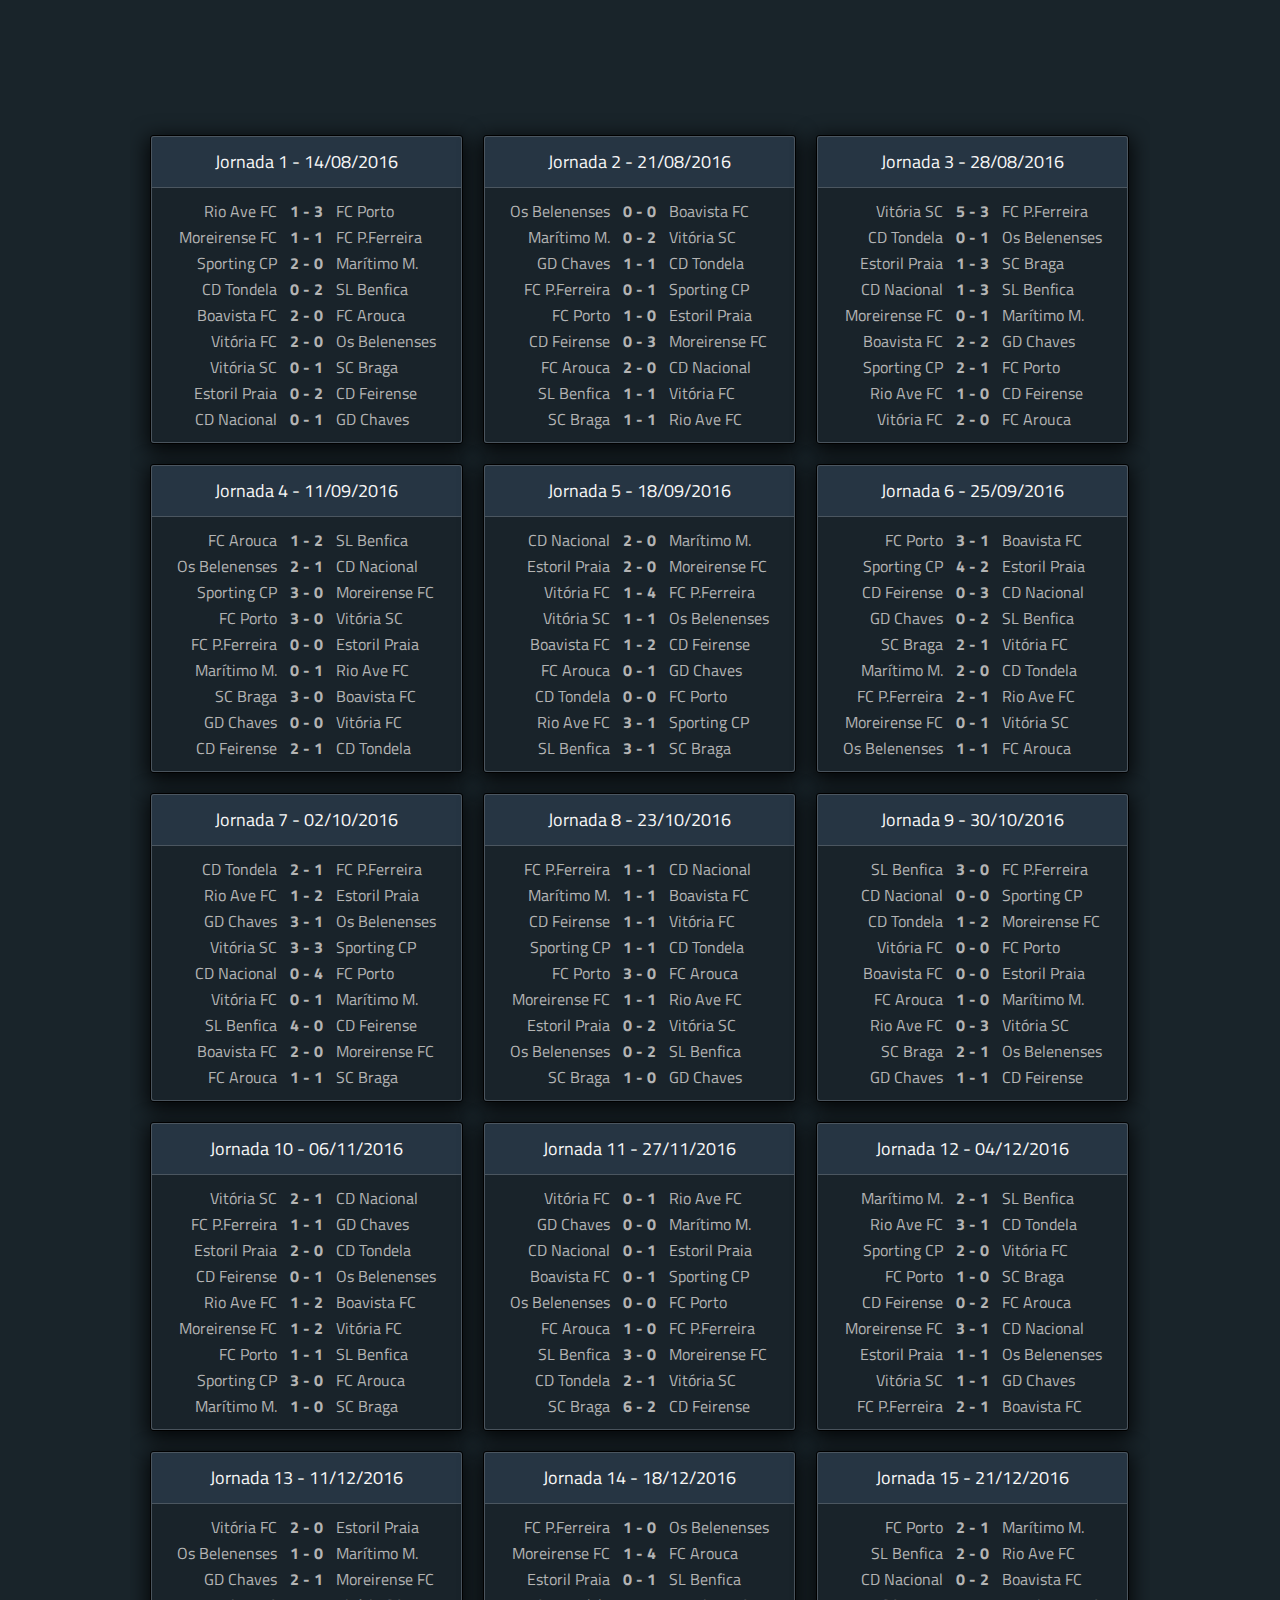
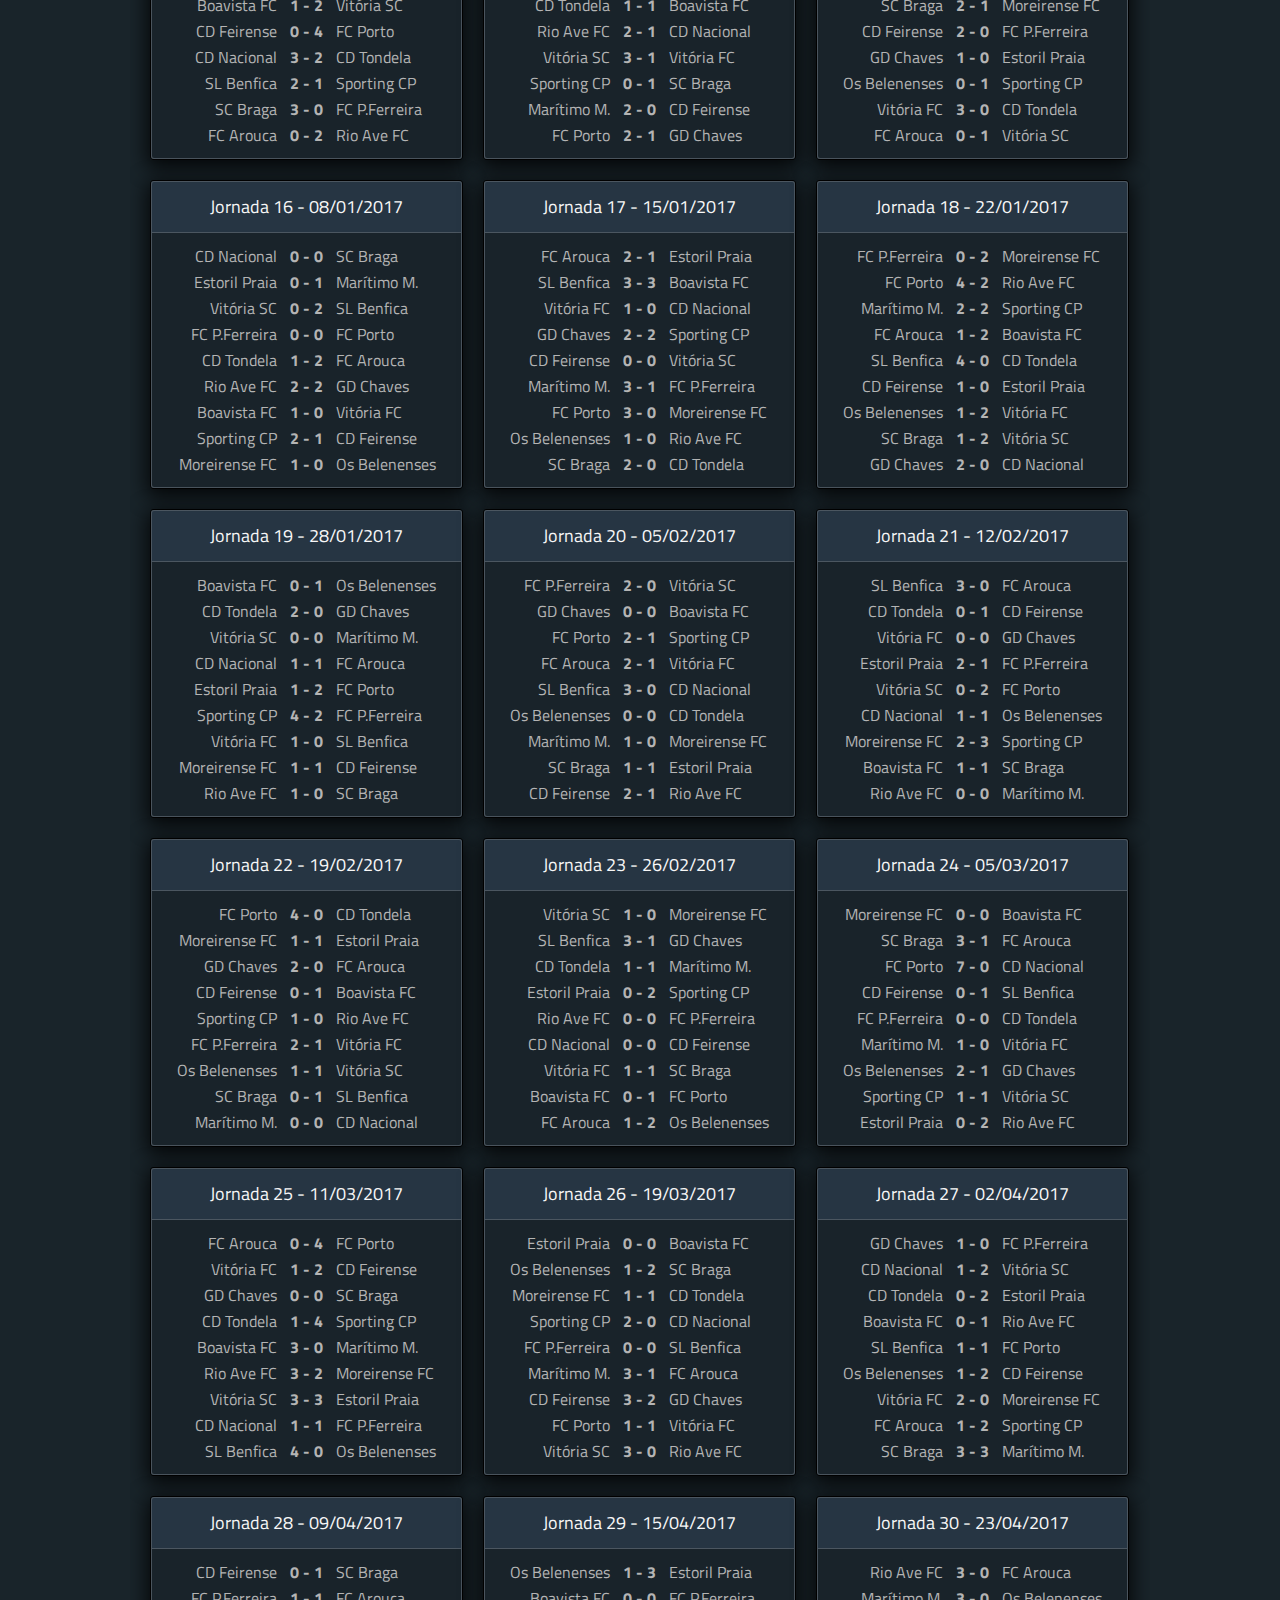
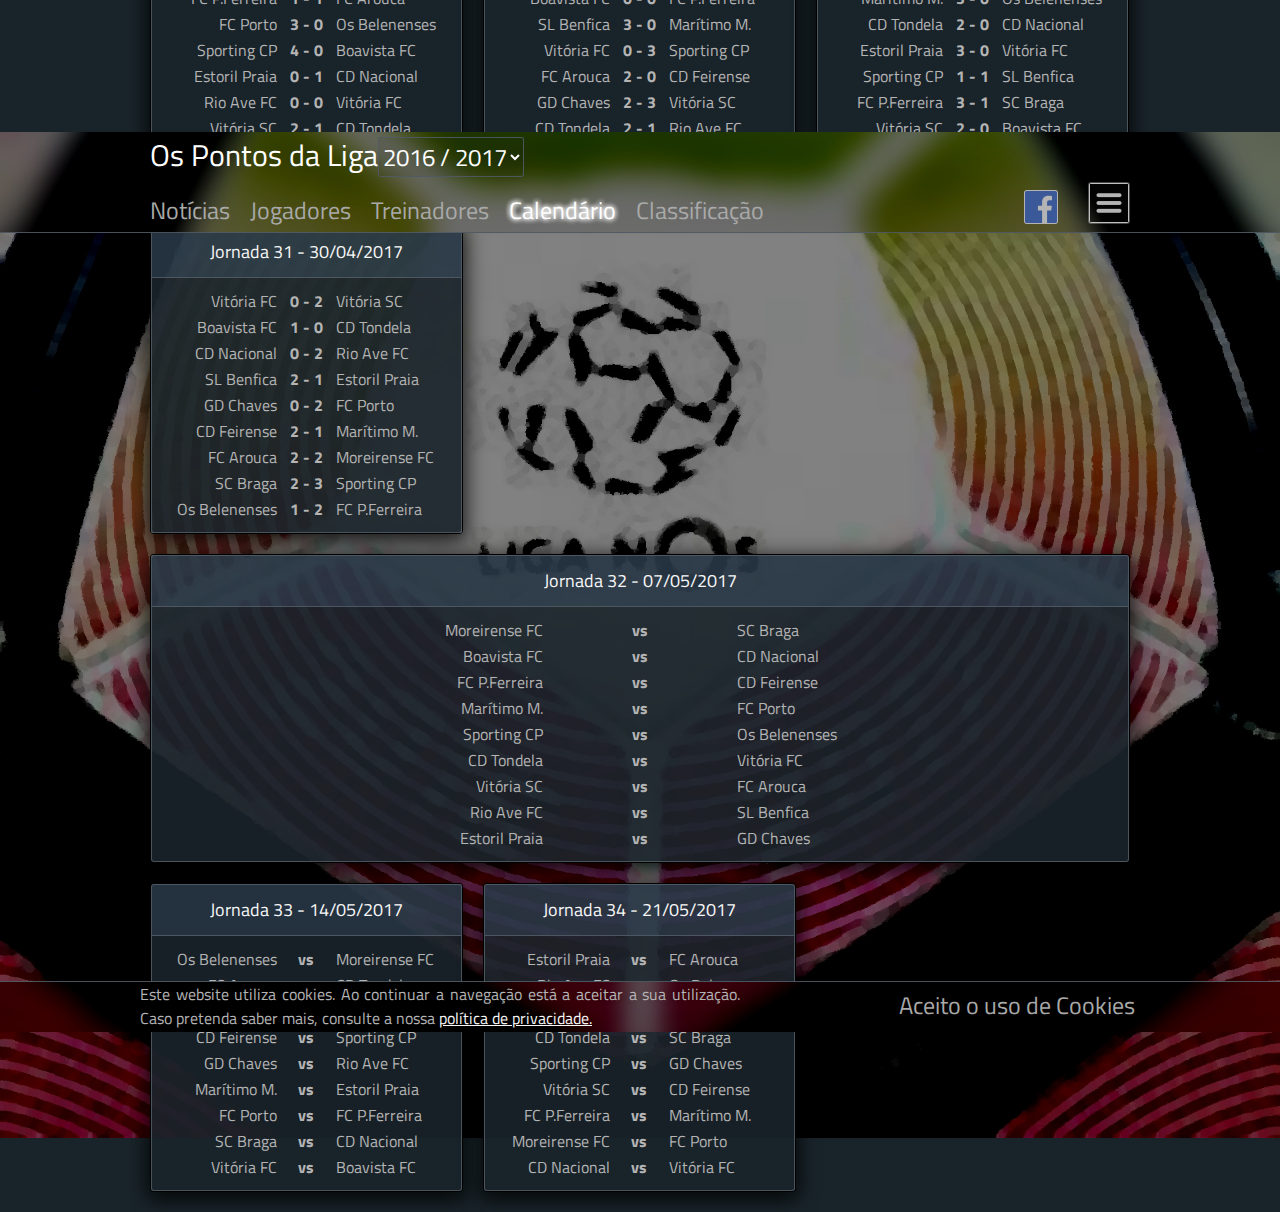
<file: 20162017/calendario.html>
<!DOCTYPE HTML><html><head><link rel="icon" href="../img/OsPontosDaLiga.png"><link href="../css/main.css" rel="stylesheet"><link href='https://fonts.googleapis.com/css?family=Titillium+Web' rel='stylesheet' type='text/css'><script src="../js/jquery.min.js" type="application/javascript"></script><script src="../js/main.js" type="application/javascript"></script><script src="../js/tracker.js" type="application/javascript"></script><script>setStartPage(4);</script></head><body onload="runAfterPageLoad();" class="background-image-1617"><div id="header" class="background-image-dark-1617"> <div class="centerPage headerLine"><div id="title"><span>Os Pontos da Liga</span><select id="leagueSelect" onchange="setLeague();"><option value="1516">2015 / 2016</option><option value="1617" selected>2016 / 2017</option></select></div><div id="userInfo"></div></div><div id="headerNav" class="centerPage headerLine"><div id="b1" class="hButton" onclick="setPageTo(1);">Notícias</div><div id="b2" class="hButton" onclick="setPageTo(2);">Jogadores</div><div id="b3" class="hButton" onclick="setPageTo(3);">Treinadores</div><div id="b4" class="hButton hSelected" onclick="setPageTo(4);">Calendário</div><div id="b5" class="hButton" onclick="setPageTo(5);">Classificação</div><img id="MenuButton" class="dropbtn" onclick="$('#fbButton,#fbMenu').removeClass('showMenu');$('#MenuButton,#Menu').toggleClass('showMenu');"/><div id="fbButton" class="dropbtn" onclick="$('#MenuButton, #Menu').removeClass('showMenu');$('#fbButton,#fbMenu').toggleClass('showMenu');"><svg viewBox="0 0 16 16" xmlns="http://www.w3.org/2000/svg" fill-rule="evenodd" clip-rule="evenodd" stroke-linejoin="round" stroke-miterlimit="1.414"><path d="M15.117 0H.883C.395 0 0 .395 0 .883v14.234c0 .488.395.883.883.883h7.663V9.804H6.46V7.39h2.086V5.607c0-2.066 1.262-3.19 3.106-3.19.883 0 1.642.064 1.863.094v2.16h-1.28c-1 0-1.195.476-1.195 1.176v1.54h2.39l-.31 2.416h-2.08V16h4.077c.488 0 .883-.395.883-.883V.883C16 .395 15.605 0 15.117 0" fill-rule="nonzero"></path></svg></div></div></div><div id="dropdownMenu" class="centerPage"><div id="DropdownContainer"><div id="fbMenu"><div class='dropdown-content'></div></div><div id="Menu"></div></div></div><div id="page" class="centerPage">
<div id="j1" class="boxContainer box1of3"><div class="boxHeader"><span>Jornada 1 - 14/08/2016</span></div><div class="boxContentFrame"><div class="boxContent"><table class="match"><tbody>                                        <tr>                                            <td class="text-xs-right">                                                Rio Ave FC                                            </td>                                                <td class="match-score text-xs-center">                                                    1 - 3                                                </td>                                            <td>                                                FC Porto                                            </td>                                        </tr>                                        <tr>                                            <td class="text-xs-right">                                                Moreirense FC                                            </td>                                                <td class="match-score text-xs-center">                                                    1 - 1                                                </td>                                            <td>                                                FC P.Ferreira                                            </td>                                        </tr>                                        <tr>                                            <td class="text-xs-right">                                                Sporting CP                                            </td>                                                <td class="match-score text-xs-center">                                                    2 - 0                                                </td>                                            <td>                                                Mar&#237;timo M.                                            </td>                                        </tr>                                        <tr>                                            <td class="text-xs-right">                                                CD Tondela                                            </td>                                                <td class="match-score text-xs-center">                                                    0 - 2                                                </td>                                            <td>                                                SL Benfica                                            </td>                                        </tr>                                        <tr>                                            <td class="text-xs-right">                                                Boavista FC                                            </td>                                                <td class="match-score text-xs-center">                                                    2 - 0                                                </td>                                            <td>                                                FC Arouca                                            </td>                                        </tr>                                        <tr>                                            <td class="text-xs-right">                                                Vit&#243;ria FC                                            </td>                                                <td class="match-score text-xs-center">                                                    2 - 0                                                </td>                                            <td>                                                Os Belenenses                                            </td>                                        </tr>                                        <tr>                                            <td class="text-xs-right">                                                Vit&#243;ria SC                                            </td>                                                <td class="match-score text-xs-center">                                                    0 - 1                                                </td>                                            <td>                                                SC Braga                                            </td>                                        </tr>                                        <tr>                                            <td class="text-xs-right">                                                Estoril Praia                                            </td>                                                <td class="match-score text-xs-center">                                                    0 - 2                                                </td>                                            <td>                                                CD Feirense                                            </td>                                        </tr>                                        <tr>                                            <td class="text-xs-right">                                                CD Nacional                                            </td>                                                <td class="match-score text-xs-center">                                                    0 - 1                                                </td>                                            <td>                                                GD Chaves                                            </td>                                        </tr>                                </tbody></table></div></div></div>
<div id="j2" class="boxContainer box1of3"><div class="boxHeader"><span>Jornada 2 - 21/08/2016</span></div><div class="boxContentFrame"><div class="boxContent"><table class="match"><tbody>                                        <tr>                                            <td class="text-xs-right">                                                Os Belenenses                                            </td>                                                <td class="match-score text-xs-center">                                                    0 - 0                                                </td>                                            <td>                                                Boavista FC                                            </td>                                        </tr>                                        <tr>                                            <td class="text-xs-right">                                                Mar&#237;timo M.                                            </td>                                                <td class="match-score text-xs-center">                                                    0 - 2                                                </td>                                            <td>                                                Vit&#243;ria SC                                            </td>                                        </tr>                                        <tr>                                            <td class="text-xs-right">                                                GD Chaves                                            </td>                                                <td class="match-score text-xs-center">                                                    1 - 1                                                </td>                                            <td>                                                CD Tondela                                            </td>                                        </tr>                                        <tr>                                            <td class="text-xs-right">                                                FC P.Ferreira                                            </td>                                                <td class="match-score text-xs-center">                                                    0 - 1                                                </td>                                            <td>                                                Sporting CP                                            </td>                                        </tr>                                        <tr>                                            <td class="text-xs-right">                                                FC Porto                                            </td>                                                <td class="match-score text-xs-center">                                                    1 - 0                                                </td>                                            <td>                                                Estoril Praia                                            </td>                                        </tr>                                        <tr>                                            <td class="text-xs-right">                                                CD Feirense                                            </td>                                                <td class="match-score text-xs-center">                                                    0 - 3                                                </td>                                            <td>                                                Moreirense FC                                            </td>                                        </tr>                                        <tr>                                            <td class="text-xs-right">                                                FC Arouca                                            </td>                                                <td class="match-score text-xs-center">                                                    2 - 0                                                </td>                                            <td>                                                CD Nacional                                            </td>                                        </tr>                                        <tr>                                            <td class="text-xs-right">                                                SL Benfica                                            </td>                                                <td class="match-score text-xs-center">                                                    1 - 1                                                </td>                                            <td>                                                Vit&#243;ria FC                                            </td>                                        </tr>                                        <tr>                                            <td class="text-xs-right">                                                SC Braga                                            </td>                                                <td class="match-score text-xs-center">                                                    1 - 1                                                </td>                                            <td>                                                Rio Ave FC                                            </td>                                        </tr>                                </tbody></table></div></div></div>
<div id="j3" class="boxContainer box1of3"><div class="boxHeader"><span>Jornada 3 - 28/08/2016</span></div><div class="boxContentFrame"><div class="boxContent"><table class="match"><tbody>                                        <tr>                                            <td class="text-xs-right">                                                Vit&#243;ria SC                                            </td>                                                <td class="match-score text-xs-center">                                                    5 - 3                                                </td>                                            <td>                                                FC P.Ferreira                                            </td>                                        </tr>                                        <tr>                                            <td class="text-xs-right">                                                CD Tondela                                            </td>                                                <td class="match-score text-xs-center">                                                    0 - 1                                                </td>                                            <td>                                                Os Belenenses                                            </td>                                        </tr>                                        <tr>                                            <td class="text-xs-right">                                                Estoril Praia                                            </td>                                                <td class="match-score text-xs-center">                                                    1 - 3                                                </td>                                            <td>                                                SC Braga                                            </td>                                        </tr>                                        <tr>                                            <td class="text-xs-right">                                                CD Nacional                                            </td>                                                <td class="match-score text-xs-center">                                                    1 - 3                                                </td>                                            <td>                                                SL Benfica                                            </td>                                        </tr>                                        <tr>                                            <td class="text-xs-right">                                                Moreirense FC                                            </td>                                                <td class="match-score text-xs-center">                                                    0 - 1                                                </td>                                            <td>                                                Mar&#237;timo M.                                            </td>                                        </tr>                                        <tr>                                            <td class="text-xs-right">                                                Boavista FC                                            </td>                                                <td class="match-score text-xs-center">                                                    2 - 2                                                </td>                                            <td>                                                GD Chaves                                            </td>                                        </tr>                                        <tr>                                            <td class="text-xs-right">                                                Sporting CP                                            </td>                                                <td class="match-score text-xs-center">                                                    2 - 1                                                </td>                                            <td>                                                FC Porto                                            </td>                                        </tr>                                        <tr>                                            <td class="text-xs-right">                                                Rio Ave FC                                            </td>                                                <td class="match-score text-xs-center">                                                    1 - 0                                                </td>                                            <td>                                                CD Feirense                                            </td>                                        </tr>                                        <tr>                                            <td class="text-xs-right">                                                Vit&#243;ria FC                                            </td>                                                <td class="match-score text-xs-center">                                                    2 - 0                                                </td>                                            <td>                                                FC Arouca                                            </td>                                        </tr>                                </tbody></table></div></div></div>
<div id="j4" class="boxContainer box1of3"><div class="boxHeader"><span>Jornada 4 - 11/09/2016</span></div><div class="boxContentFrame"><div class="boxContent"><table class="match"><tbody>                                        <tr>                                            <td class="text-xs-right">                                                FC Arouca                                            </td>                                                <td class="match-score text-xs-center">                                                    1 - 2                                                </td>                                            <td>                                                SL Benfica                                            </td>                                        </tr>                                        <tr>                                            <td class="text-xs-right">                                                Os Belenenses                                            </td>                                                <td class="match-score text-xs-center">                                                    2 - 1                                                </td>                                            <td>                                                CD Nacional                                            </td>                                        </tr>                                        <tr>                                            <td class="text-xs-right">                                                Sporting CP                                            </td>                                                <td class="match-score text-xs-center">                                                    3 - 0                                                </td>                                            <td>                                                Moreirense FC                                            </td>                                        </tr>                                        <tr>                                            <td class="text-xs-right">                                                FC Porto                                            </td>                                                <td class="match-score text-xs-center">                                                    3 - 0                                                </td>                                            <td>                                                Vit&#243;ria SC                                            </td>                                        </tr>                                        <tr>                                            <td class="text-xs-right">                                                FC P.Ferreira                                            </td>                                                <td class="match-score text-xs-center">                                                    0 - 0                                                </td>                                            <td>                                                Estoril Praia                                            </td>                                        </tr>                                        <tr>                                            <td class="text-xs-right">                                                Mar&#237;timo M.                                            </td>                                                <td class="match-score text-xs-center">                                                    0 - 1                                                </td>                                            <td>                                                Rio Ave FC                                            </td>                                        </tr>                                        <tr>                                            <td class="text-xs-right">                                                SC Braga                                            </td>                                                <td class="match-score text-xs-center">                                                    3 - 0                                                </td>                                            <td>                                                Boavista FC                                            </td>                                        </tr>                                        <tr>                                            <td class="text-xs-right">                                                GD Chaves                                            </td>                                                <td class="match-score text-xs-center">                                                    0 - 0                                                </td>                                            <td>                                                Vit&#243;ria FC                                            </td>                                        </tr>                                        <tr>                                            <td class="text-xs-right">                                                CD Feirense                                            </td>                                                <td class="match-score text-xs-center">                                                    2 - 1                                                </td>                                            <td>                                                CD Tondela                                            </td>                                        </tr>                                </tbody></table></div></div></div>
<div id="j5" class="boxContainer box1of3"><div class="boxHeader"><span>Jornada 5 - 18/09/2016</span></div><div class="boxContentFrame"><div class="boxContent"><table class="match"><tbody>                                        <tr>                                            <td class="text-xs-right">                                                CD Nacional                                            </td>                                                <td class="match-score text-xs-center">                                                    2 - 0                                                </td>                                            <td>                                                Mar&#237;timo M.                                            </td>                                        </tr>                                        <tr>                                            <td class="text-xs-right">                                                Estoril Praia                                            </td>                                                <td class="match-score text-xs-center">                                                    2 - 0                                                </td>                                            <td>                                                Moreirense FC                                            </td>                                        </tr>                                        <tr>                                            <td class="text-xs-right">                                                Vit&#243;ria FC                                            </td>                                                <td class="match-score text-xs-center">                                                    1 - 4                                                </td>                                            <td>                                                FC P.Ferreira                                            </td>                                        </tr>                                        <tr>                                            <td class="text-xs-right">                                                Vit&#243;ria SC                                            </td>                                                <td class="match-score text-xs-center">                                                    1 - 1                                                </td>                                            <td>                                                Os Belenenses                                            </td>                                        </tr>                                        <tr>                                            <td class="text-xs-right">                                                Boavista FC                                            </td>                                                <td class="match-score text-xs-center">                                                    1 - 2                                                </td>                                            <td>                                                CD Feirense                                            </td>                                        </tr>                                        <tr>                                            <td class="text-xs-right">                                                FC Arouca                                            </td>                                                <td class="match-score text-xs-center">                                                    0 - 1                                                </td>                                            <td>                                                GD Chaves                                            </td>                                        </tr>                                        <tr>                                            <td class="text-xs-right">                                                CD Tondela                                            </td>                                                <td class="match-score text-xs-center">                                                    0 - 0                                                </td>                                            <td>                                                FC Porto                                            </td>                                        </tr>                                        <tr>                                            <td class="text-xs-right">                                                Rio Ave FC                                            </td>                                                <td class="match-score text-xs-center">                                                    3 - 1                                                </td>                                            <td>                                                Sporting CP                                            </td>                                        </tr>                                        <tr>                                            <td class="text-xs-right">                                                SL Benfica                                            </td>                                                <td class="match-score text-xs-center">                                                    3 - 1                                                </td>                                            <td>                                                SC Braga                                            </td>                                        </tr>                                </tbody></table></div></div></div>
<div id="j6" class="boxContainer box1of3"><div class="boxHeader"><span>Jornada 6 - 25/09/2016</span></div><div class="boxContentFrame"><div class="boxContent"><table class="match"><tbody>                                        <tr>                                            <td class="text-xs-right">                                                FC Porto                                            </td>                                                <td class="match-score text-xs-center">                                                    3 - 1                                                </td>                                            <td>                                                Boavista FC                                            </td>                                        </tr>                                        <tr>                                            <td class="text-xs-right">                                                Sporting CP                                            </td>                                                <td class="match-score text-xs-center">                                                    4 - 2                                                </td>                                            <td>                                                Estoril Praia                                            </td>                                        </tr>                                        <tr>                                            <td class="text-xs-right">                                                CD Feirense                                            </td>                                                <td class="match-score text-xs-center">                                                    0 - 3                                                </td>                                            <td>                                                CD Nacional                                            </td>                                        </tr>                                        <tr>                                            <td class="text-xs-right">                                                GD Chaves                                            </td>                                                <td class="match-score text-xs-center">                                                    0 - 2                                                </td>                                            <td>                                                SL Benfica                                            </td>                                        </tr>                                        <tr>                                            <td class="text-xs-right">                                                SC Braga                                            </td>                                                <td class="match-score text-xs-center">                                                    2 - 1                                                </td>                                            <td>                                                Vit&#243;ria FC                                            </td>                                        </tr>                                        <tr>                                            <td class="text-xs-right">                                                Mar&#237;timo M.                                            </td>                                                <td class="match-score text-xs-center">                                                    2 - 0                                                </td>                                            <td>                                                CD Tondela                                            </td>                                        </tr>                                        <tr>                                            <td class="text-xs-right">                                                FC P.Ferreira                                            </td>                                                <td class="match-score text-xs-center">                                                    2 - 1                                                </td>                                            <td>                                                Rio Ave FC                                            </td>                                        </tr>                                        <tr>                                            <td class="text-xs-right">                                                Moreirense FC                                            </td>                                                <td class="match-score text-xs-center">                                                    0 - 1                                                </td>                                            <td>                                                Vit&#243;ria SC                                            </td>                                        </tr>                                        <tr>                                            <td class="text-xs-right">                                                Os Belenenses                                            </td>                                                <td class="match-score text-xs-center">                                                    1 - 1                                                </td>                                            <td>                                                FC Arouca                                            </td>                                        </tr>                                </tbody></table></div></div></div>
<div id="j7" class="boxContainer box1of3"><div class="boxHeader"><span>Jornada 7 - 02/10/2016</span></div><div class="boxContentFrame"><div class="boxContent"><table class="match"><tbody>                                        <tr>                                            <td class="text-xs-right">                                                CD Tondela                                            </td>                                                <td class="match-score text-xs-center">                                                    2 - 1                                                </td>                                            <td>                                                FC P.Ferreira                                            </td>                                        </tr>                                        <tr>                                            <td class="text-xs-right">                                                Rio Ave FC                                            </td>                                                <td class="match-score text-xs-center">                                                    1 - 2                                                </td>                                            <td>                                                Estoril Praia                                            </td>                                        </tr>                                        <tr>                                            <td class="text-xs-right">                                                GD Chaves                                            </td>                                                <td class="match-score text-xs-center">                                                    3 - 1                                                </td>                                            <td>                                                Os Belenenses                                            </td>                                        </tr>                                        <tr>                                            <td class="text-xs-right">                                                Vit&#243;ria SC                                            </td>                                                <td class="match-score text-xs-center">                                                    3 - 3                                                </td>                                            <td>                                                Sporting CP                                            </td>                                        </tr>                                        <tr>                                            <td class="text-xs-right">                                                CD Nacional                                            </td>                                                <td class="match-score text-xs-center">                                                    0 - 4                                                </td>                                            <td>                                                FC Porto                                            </td>                                        </tr>                                        <tr>                                            <td class="text-xs-right">                                                Vit&#243;ria FC                                            </td>                                                <td class="match-score text-xs-center">                                                    0 - 1                                                </td>                                            <td>                                                Mar&#237;timo M.                                            </td>                                        </tr>                                        <tr>                                            <td class="text-xs-right">                                                SL Benfica                                            </td>                                                <td class="match-score text-xs-center">                                                    4 - 0                                                </td>                                            <td>                                                CD Feirense                                            </td>                                        </tr>                                        <tr>                                            <td class="text-xs-right">                                                Boavista FC                                            </td>                                                <td class="match-score text-xs-center">                                                    2 - 0                                                </td>                                            <td>                                                Moreirense FC                                            </td>                                        </tr>                                        <tr>                                            <td class="text-xs-right">                                                FC Arouca                                            </td>                                                <td class="match-score text-xs-center">                                                    1 - 1                                                </td>                                            <td>                                                SC Braga                                            </td>                                        </tr>                                </tbody></table></div></div></div>
<div id="j8" class="boxContainer box1of3"><div class="boxHeader"><span>Jornada 8 - 23/10/2016</span></div><div class="boxContentFrame"><div class="boxContent"><table class="match"><tbody>                                        <tr>                                            <td class="text-xs-right">                                                FC P.Ferreira                                            </td>                                                <td class="match-score text-xs-center">                                                    1 - 1                                                </td>                                            <td>                                                CD Nacional                                            </td>                                        </tr>                                        <tr>                                            <td class="text-xs-right">                                                Mar&#237;timo M.                                            </td>                                                <td class="match-score text-xs-center">                                                    1 - 1                                                </td>                                            <td>                                                Boavista FC                                            </td>                                        </tr>                                        <tr>                                            <td class="text-xs-right">                                                CD Feirense                                            </td>                                                <td class="match-score text-xs-center">                                                    1 - 1                                                </td>                                            <td>                                                Vit&#243;ria FC                                            </td>                                        </tr>                                        <tr>                                            <td class="text-xs-right">                                                Sporting CP                                            </td>                                                <td class="match-score text-xs-center">                                                    1 - 1                                                </td>                                            <td>                                                CD Tondela                                            </td>                                        </tr>                                        <tr>                                            <td class="text-xs-right">                                                FC Porto                                            </td>                                                <td class="match-score text-xs-center">                                                    3 - 0                                                </td>                                            <td>                                                FC Arouca                                            </td>                                        </tr>                                        <tr>                                            <td class="text-xs-right">                                                Moreirense FC                                            </td>                                                <td class="match-score text-xs-center">                                                    1 - 1                                                </td>                                            <td>                                                Rio Ave FC                                            </td>                                        </tr>                                        <tr>                                            <td class="text-xs-right">                                                Estoril Praia                                            </td>                                                <td class="match-score text-xs-center">                                                    0 - 2                                                </td>                                            <td>                                                Vit&#243;ria SC                                            </td>                                        </tr>                                        <tr>                                            <td class="text-xs-right">                                                Os Belenenses                                            </td>                                                <td class="match-score text-xs-center">                                                    0 - 2                                                </td>                                            <td>                                                SL Benfica                                            </td>                                        </tr>                                        <tr>                                            <td class="text-xs-right">                                                SC Braga                                            </td>                                                <td class="match-score text-xs-center">                                                    1 - 0                                                </td>                                            <td>                                                GD Chaves                                            </td>                                        </tr>                                </tbody></table></div></div></div>
<div id="j9" class="boxContainer box1of3"><div class="boxHeader"><span>Jornada 9 - 30/10/2016</span></div><div class="boxContentFrame"><div class="boxContent"><table class="match"><tbody>                                        <tr>                                            <td class="text-xs-right">                                                SL Benfica                                            </td>                                                <td class="match-score text-xs-center">                                                    3 - 0                                                </td>                                            <td>                                                FC P.Ferreira                                            </td>                                        </tr>                                        <tr>                                            <td class="text-xs-right">                                                CD Nacional                                            </td>                                                <td class="match-score text-xs-center">                                                    0 - 0                                                </td>                                            <td>                                                Sporting CP                                            </td>                                        </tr>                                        <tr>                                            <td class="text-xs-right">                                                CD Tondela                                            </td>                                                <td class="match-score text-xs-center">                                                    1 - 2                                                </td>                                            <td>                                                Moreirense FC                                            </td>                                        </tr>                                        <tr>                                            <td class="text-xs-right">                                                Vit&#243;ria FC                                            </td>                                                <td class="match-score text-xs-center">                                                    0 - 0                                                </td>                                            <td>                                                FC Porto                                            </td>                                        </tr>                                        <tr>                                            <td class="text-xs-right">                                                Boavista FC                                            </td>                                                <td class="match-score text-xs-center">                                                    0 - 0                                                </td>                                            <td>                                                Estoril Praia                                            </td>                                        </tr>                                        <tr>                                            <td class="text-xs-right">                                                FC Arouca                                            </td>                                                <td class="match-score text-xs-center">                                                    1 - 0                                                </td>                                            <td>                                                Mar&#237;timo M.                                            </td>                                        </tr>                                        <tr>                                            <td class="text-xs-right">                                                Rio Ave FC                                            </td>                                                <td class="match-score text-xs-center">                                                    0 - 3                                                </td>                                            <td>                                                Vit&#243;ria SC                                            </td>                                        </tr>                                        <tr>                                            <td class="text-xs-right">                                                SC Braga                                            </td>                                                <td class="match-score text-xs-center">                                                    2 - 1                                                </td>                                            <td>                                                Os Belenenses                                            </td>                                        </tr>                                        <tr>                                            <td class="text-xs-right">                                                GD Chaves                                            </td>                                                <td class="match-score text-xs-center">                                                    1 - 1                                                </td>                                            <td>                                                CD Feirense                                            </td>                                        </tr>                                </tbody></table></div></div></div>
<div id="j10" class="boxContainer box1of3"><div class="boxHeader"><span>Jornada 10 - 06/11/2016</span></div><div class="boxContentFrame"><div class="boxContent"><table class="match"><tbody>                                        <tr>                                            <td class="text-xs-right">                                                Vit&#243;ria SC                                            </td>                                                <td class="match-score text-xs-center">                                                    2 - 1                                                </td>                                            <td>                                                CD Nacional                                            </td>                                        </tr>                                        <tr>                                            <td class="text-xs-right">                                                FC P.Ferreira                                            </td>                                                <td class="match-score text-xs-center">                                                    1 - 1                                                </td>                                            <td>                                                GD Chaves                                            </td>                                        </tr>                                        <tr>                                            <td class="text-xs-right">                                                Estoril Praia                                            </td>                                                <td class="match-score text-xs-center">                                                    2 - 0                                                </td>                                            <td>                                                CD Tondela                                            </td>                                        </tr>                                        <tr>                                            <td class="text-xs-right">                                                CD Feirense                                            </td>                                                <td class="match-score text-xs-center">                                                    0 - 1                                                </td>                                            <td>                                                Os Belenenses                                            </td>                                        </tr>                                        <tr>                                            <td class="text-xs-right">                                                Rio Ave FC                                            </td>                                                <td class="match-score text-xs-center">                                                    1 - 2                                                </td>                                            <td>                                                Boavista FC                                            </td>                                        </tr>                                        <tr>                                            <td class="text-xs-right">                                                Moreirense FC                                            </td>                                                <td class="match-score text-xs-center">                                                    1 - 2                                                </td>                                            <td>                                                Vit&#243;ria FC                                            </td>                                        </tr>                                        <tr>                                            <td class="text-xs-right">                                                FC Porto                                            </td>                                                <td class="match-score text-xs-center">                                                    1 - 1                                                </td>                                            <td>                                                SL Benfica                                            </td>                                        </tr>                                        <tr>                                            <td class="text-xs-right">                                                Sporting CP                                            </td>                                                <td class="match-score text-xs-center">                                                    3 - 0                                                </td>                                            <td>                                                FC Arouca                                            </td>                                        </tr>                                        <tr>                                            <td class="text-xs-right">                                                Mar&#237;timo M.                                            </td>                                                <td class="match-score text-xs-center">                                                    1 - 0                                                </td>                                            <td>                                                SC Braga                                            </td>                                        </tr>                                </tbody></table></div></div></div>
<div id="j11" class="boxContainer box1of3"><div class="boxHeader"><span>Jornada 11 - 27/11/2016</span></div><div class="boxContentFrame"><div class="boxContent"><table class="match"><tbody>                                        <tr>                                            <td class="text-xs-right">                                                Vit&#243;ria FC                                            </td>                                                <td class="match-score text-xs-center">                                                    0 - 1                                                </td>                                            <td>                                                Rio Ave FC                                            </td>                                        </tr>                                        <tr>                                            <td class="text-xs-right">                                                GD Chaves                                            </td>                                                <td class="match-score text-xs-center">                                                    0 - 0                                                </td>                                            <td>                                                Mar&#237;timo M.                                            </td>                                        </tr>                                        <tr>                                            <td class="text-xs-right">                                                CD Nacional                                            </td>                                                <td class="match-score text-xs-center">                                                    0 - 1                                                </td>                                            <td>                                                Estoril Praia                                            </td>                                        </tr>                                        <tr>                                            <td class="text-xs-right">                                                Boavista FC                                            </td>                                                <td class="match-score text-xs-center">                                                    0 - 1                                                </td>                                            <td>                                                Sporting CP                                            </td>                                        </tr>                                        <tr>                                            <td class="text-xs-right">                                                Os Belenenses                                            </td>                                                <td class="match-score text-xs-center">                                                    0 - 0                                                </td>                                            <td>                                                FC Porto                                            </td>                                        </tr>                                        <tr>                                            <td class="text-xs-right">                                                FC Arouca                                            </td>                                                <td class="match-score text-xs-center">                                                    1 - 0                                                </td>                                            <td>                                                FC P.Ferreira                                            </td>                                        </tr>                                        <tr>                                            <td class="text-xs-right">                                                SL Benfica                                            </td>                                                <td class="match-score text-xs-center">                                                    3 - 0                                                </td>                                            <td>                                                Moreirense FC                                            </td>                                        </tr>                                        <tr>                                            <td class="text-xs-right">                                                CD Tondela                                            </td>                                                <td class="match-score text-xs-center">                                                    2 - 1                                                </td>                                            <td>                                                Vit&#243;ria SC                                            </td>                                        </tr>                                        <tr>                                            <td class="text-xs-right">                                                SC Braga                                            </td>                                                <td class="match-score text-xs-center">                                                    6 - 2                                                </td>                                            <td>                                                CD Feirense                                            </td>                                        </tr>                                </tbody></table></div></div></div>
<div id="j12" class="boxContainer box1of3"><div class="boxHeader"><span>Jornada 12 - 04/12/2016</span></div><div class="boxContentFrame"><div class="boxContent"><table class="match"><tbody>                                        <tr>                                            <td class="text-xs-right">                                                Mar&#237;timo M.                                            </td>                                                <td class="match-score text-xs-center">                                                    2 - 1                                                </td>                                            <td>                                                SL Benfica                                            </td>                                        </tr>                                        <tr>                                            <td class="text-xs-right">                                                Rio Ave FC                                            </td>                                                <td class="match-score text-xs-center">                                                    3 - 1                                                </td>                                            <td>                                                CD Tondela                                            </td>                                        </tr>                                        <tr>                                            <td class="text-xs-right">                                                Sporting CP                                            </td>                                                <td class="match-score text-xs-center">                                                    2 - 0                                                </td>                                            <td>                                                Vit&#243;ria FC                                            </td>                                        </tr>                                        <tr>                                            <td class="text-xs-right">                                                FC Porto                                            </td>                                                <td class="match-score text-xs-center">                                                    1 - 0                                                </td>                                            <td>                                                SC Braga                                            </td>                                        </tr>                                        <tr>                                            <td class="text-xs-right">                                                CD Feirense                                            </td>                                                <td class="match-score text-xs-center">                                                    0 - 2                                                </td>                                            <td>                                                FC Arouca                                            </td>                                        </tr>                                        <tr>                                            <td class="text-xs-right">                                                Moreirense FC                                            </td>                                                <td class="match-score text-xs-center">                                                    3 - 1                                                </td>                                            <td>                                                CD Nacional                                            </td>                                        </tr>                                        <tr>                                            <td class="text-xs-right">                                                Estoril Praia                                            </td>                                                <td class="match-score text-xs-center">                                                    1 - 1                                                </td>                                            <td>                                                Os Belenenses                                            </td>                                        </tr>                                        <tr>                                            <td class="text-xs-right">                                                Vit&#243;ria SC                                            </td>                                                <td class="match-score text-xs-center">                                                    1 - 1                                                </td>                                            <td>                                                GD Chaves                                            </td>                                        </tr>                                        <tr>                                            <td class="text-xs-right">                                                FC P.Ferreira                                            </td>                                                <td class="match-score text-xs-center">                                                    2 - 1                                                </td>                                            <td>                                                Boavista FC                                            </td>                                        </tr>                                </tbody></table></div></div></div>
<div id="j13" class="boxContainer box1of3"><div class="boxHeader"><span>Jornada 13 - 11/12/2016</span></div><div class="boxContentFrame"><div class="boxContent"><table class="match"><tbody>                                        <tr>                                            <td class="text-xs-right">                                                Vit&#243;ria FC                                            </td>                                                <td class="match-score text-xs-center">                                                    2 - 0                                                </td>                                            <td>                                                Estoril Praia                                            </td>                                        </tr>                                        <tr>                                            <td class="text-xs-right">                                                Os Belenenses                                            </td>                                                <td class="match-score text-xs-center">                                                    1 - 0                                                </td>                                            <td>                                                Mar&#237;timo M.                                            </td>                                        </tr>                                        <tr>                                            <td class="text-xs-right">                                                GD Chaves                                            </td>                                                <td class="match-score text-xs-center">                                                    2 - 1                                                </td>                                            <td>                                                Moreirense FC                                            </td>                                        </tr>                                        <tr>                                            <td class="text-xs-right">                                                Boavista FC                                            </td>                                                <td class="match-score text-xs-center">                                                    1 - 2                                                </td>                                            <td>                                                Vit&#243;ria SC                                            </td>                                        </tr>                                        <tr>                                            <td class="text-xs-right">                                                CD Feirense                                            </td>                                                <td class="match-score text-xs-center">                                                    0 - 4                                                </td>                                            <td>                                                FC Porto                                            </td>                                        </tr>                                        <tr>                                            <td class="text-xs-right">                                                CD Nacional                                            </td>                                                <td class="match-score text-xs-center">                                                    3 - 2                                                </td>                                            <td>                                                CD Tondela                                            </td>                                        </tr>                                        <tr>                                            <td class="text-xs-right">                                                SL Benfica                                            </td>                                                <td class="match-score text-xs-center">                                                    2 - 1                                                </td>                                            <td>                                                Sporting CP                                            </td>                                        </tr>                                        <tr>                                            <td class="text-xs-right">                                                SC Braga                                            </td>                                                <td class="match-score text-xs-center">                                                    3 - 0                                                </td>                                            <td>                                                FC P.Ferreira                                            </td>                                        </tr>                                        <tr>                                            <td class="text-xs-right">                                                FC Arouca                                            </td>                                                <td class="match-score text-xs-center">                                                    0 - 2                                                </td>                                            <td>                                                Rio Ave FC                                            </td>                                        </tr>                                </tbody></table></div></div></div>
<div id="j14" class="boxContainer box1of3"><div class="boxHeader"><span>Jornada 14 - 18/12/2016</span></div><div class="boxContentFrame"><div class="boxContent"><table class="match"><tbody>                                        <tr>                                            <td class="text-xs-right">                                                FC P.Ferreira                                            </td>                                                <td class="match-score text-xs-center">                                                    1 - 0                                                </td>                                            <td>                                                Os Belenenses                                            </td>                                        </tr>                                        <tr>                                            <td class="text-xs-right">                                                Moreirense FC                                            </td>                                                <td class="match-score text-xs-center">                                                    1 - 4                                                </td>                                            <td>                                                FC Arouca                                            </td>                                        </tr>                                        <tr>                                            <td class="text-xs-right">                                                Estoril Praia                                            </td>                                                <td class="match-score text-xs-center">                                                    0 - 1                                                </td>                                            <td>                                                SL Benfica                                            </td>                                        </tr>                                        <tr>                                            <td class="text-xs-right">                                                CD Tondela                                            </td>                                                <td class="match-score text-xs-center">                                                    1 - 1                                                </td>                                            <td>                                                Boavista FC                                            </td>                                        </tr>                                        <tr>                                            <td class="text-xs-right">                                                Rio Ave FC                                            </td>                                                <td class="match-score text-xs-center">                                                    2 - 1                                                </td>                                            <td>                                                CD Nacional                                            </td>                                        </tr>                                        <tr>                                            <td class="text-xs-right">                                                Vit&#243;ria SC                                            </td>                                                <td class="match-score text-xs-center">                                                    3 - 1                                                </td>                                            <td>                                                Vit&#243;ria FC                                            </td>                                        </tr>                                        <tr>                                            <td class="text-xs-right">                                                Sporting CP                                            </td>                                                <td class="match-score text-xs-center">                                                    0 - 1                                                </td>                                            <td>                                                SC Braga                                            </td>                                        </tr>                                        <tr>                                            <td class="text-xs-right">                                                Mar&#237;timo M.                                            </td>                                                <td class="match-score text-xs-center">                                                    2 - 0                                                </td>                                            <td>                                                CD Feirense                                            </td>                                        </tr>                                        <tr>                                            <td class="text-xs-right">                                                FC Porto                                            </td>                                                <td class="match-score text-xs-center">                                                    2 - 1                                                </td>                                            <td>                                                GD Chaves                                            </td>                                        </tr>                                </tbody></table></div></div></div>
<div id="j15" class="boxContainer box1of3"><div class="boxHeader"><span>Jornada 15 - 21/12/2016</span></div><div class="boxContentFrame"><div class="boxContent"><table class="match"><tbody>                                        <tr>                                            <td class="text-xs-right">                                                FC Porto                                            </td>                                                <td class="match-score text-xs-center">                                                    2 - 1                                                </td>                                            <td>                                                Mar&#237;timo M.                                            </td>                                        </tr>                                        <tr>                                            <td class="text-xs-right">                                                SL Benfica                                            </td>                                                <td class="match-score text-xs-center">                                                    2 - 0                                                </td>                                            <td>                                                Rio Ave FC                                            </td>                                        </tr>                                        <tr>                                            <td class="text-xs-right">                                                CD Nacional                                            </td>                                                <td class="match-score text-xs-center">                                                    0 - 2                                                </td>                                            <td>                                                Boavista FC                                            </td>                                        </tr>                                        <tr>                                            <td class="text-xs-right">                                                SC Braga                                            </td>                                                <td class="match-score text-xs-center">                                                    2 - 1                                                </td>                                            <td>                                                Moreirense FC                                            </td>                                        </tr>                                        <tr>                                            <td class="text-xs-right">                                                CD Feirense                                            </td>                                                <td class="match-score text-xs-center">                                                    2 - 0                                                </td>                                            <td>                                                FC P.Ferreira                                            </td>                                        </tr>                                        <tr>                                            <td class="text-xs-right">                                                GD Chaves                                            </td>                                                <td class="match-score text-xs-center">                                                    1 - 0                                                </td>                                            <td>                                                Estoril Praia                                            </td>                                        </tr>                                        <tr>                                            <td class="text-xs-right">                                                Os Belenenses                                            </td>                                                <td class="match-score text-xs-center">                                                    0 - 1                                                </td>                                            <td>                                                Sporting CP                                            </td>                                        </tr>                                        <tr>                                            <td class="text-xs-right">                                                Vit&#243;ria FC                                            </td>                                                <td class="match-score text-xs-center">                                                    3 - 0                                                </td>                                            <td>                                                CD Tondela                                            </td>                                        </tr>                                        <tr>                                            <td class="text-xs-right">                                                FC Arouca                                            </td>                                                <td class="match-score text-xs-center">                                                    0 - 1                                                </td>                                            <td>                                                Vit&#243;ria SC                                            </td>                                        </tr>                                </tbody></table></div></div></div>
<div id="j16" class="boxContainer box1of3"><div class="boxHeader"><span>Jornada 16 - 08/01/2017</span></div><div class="boxContentFrame"><div class="boxContent"><table class="match"><tbody>                                        <tr>                                            <td class="text-xs-right">                                                CD Nacional                                            </td>                                                <td class="match-score text-xs-center">                                                    0 - 0                                                </td>                                            <td>                                                SC Braga                                            </td>                                        </tr>                                        <tr>                                            <td class="text-xs-right">                                                Estoril Praia                                            </td>                                                <td class="match-score text-xs-center">                                                    0 - 1                                                </td>                                            <td>                                                Mar&#237;timo M.                                            </td>                                        </tr>                                        <tr>                                            <td class="text-xs-right">                                                Vit&#243;ria SC                                            </td>                                                <td class="match-score text-xs-center">                                                    0 - 2                                                </td>                                            <td>                                                SL Benfica                                            </td>                                        </tr>                                        <tr>                                            <td class="text-xs-right">                                                FC P.Ferreira                                            </td>                                                <td class="match-score text-xs-center">                                                    0 - 0                                                </td>                                            <td>                                                FC Porto                                            </td>                                        </tr>                                        <tr>                                            <td class="text-xs-right">                                                CD Tondela                                            </td>                                                <td class="match-score text-xs-center">                                                    1 - 2                                                </td>                                            <td>                                                FC Arouca                                            </td>                                        </tr>                                        <tr>                                            <td class="text-xs-right">                                                Rio Ave FC                                            </td>                                                <td class="match-score text-xs-center">                                                    2 - 2                                                </td>                                            <td>                                                GD Chaves                                            </td>                                        </tr>                                        <tr>                                            <td class="text-xs-right">                                                Boavista FC                                            </td>                                                <td class="match-score text-xs-center">                                                    1 - 0                                                </td>                                            <td>                                                Vit&#243;ria FC                                            </td>                                        </tr>                                        <tr>                                            <td class="text-xs-right">                                                Sporting CP                                            </td>                                                <td class="match-score text-xs-center">                                                    2 - 1                                                </td>                                            <td>                                                CD Feirense                                            </td>                                        </tr>                                        <tr>                                            <td class="text-xs-right">                                                Moreirense FC                                            </td>                                                <td class="match-score text-xs-center">                                                    1 - 0                                                </td>                                            <td>                                                Os Belenenses                                            </td>                                        </tr>                                </tbody></table></div></div></div>
<div id="j17" class="boxContainer box1of3"><div class="boxHeader"><span>Jornada 17 - 15/01/2017</span></div><div class="boxContentFrame"><div class="boxContent"><table class="match"><tbody>                                        <tr>                                            <td class="text-xs-right">                                                FC Arouca                                            </td>                                                <td class="match-score text-xs-center">                                                    2 - 1                                                </td>                                            <td>                                                Estoril Praia                                            </td>                                        </tr>                                        <tr>                                            <td class="text-xs-right">                                                SL Benfica                                            </td>                                                <td class="match-score text-xs-center">                                                    3 - 3                                                </td>                                            <td>                                                Boavista FC                                            </td>                                        </tr>                                        <tr>                                            <td class="text-xs-right">                                                Vit&#243;ria FC                                            </td>                                                <td class="match-score text-xs-center">                                                    1 - 0                                                </td>                                            <td>                                                CD Nacional                                            </td>                                        </tr>                                        <tr>                                            <td class="text-xs-right">                                                GD Chaves                                            </td>                                                <td class="match-score text-xs-center">                                                    2 - 2                                                </td>                                            <td>                                                Sporting CP                                            </td>                                        </tr>                                        <tr>                                            <td class="text-xs-right">                                                CD Feirense                                            </td>                                                <td class="match-score text-xs-center">                                                    0 - 0                                                </td>                                            <td>                                                Vit&#243;ria SC                                            </td>                                        </tr>                                        <tr>                                            <td class="text-xs-right">                                                Mar&#237;timo M.                                            </td>                                                <td class="match-score text-xs-center">                                                    3 - 1                                                </td>                                            <td>                                                FC P.Ferreira                                            </td>                                        </tr>                                        <tr>                                            <td class="text-xs-right">                                                FC Porto                                            </td>                                                <td class="match-score text-xs-center">                                                    3 - 0                                                </td>                                            <td>                                                Moreirense FC                                            </td>                                        </tr>                                        <tr>                                            <td class="text-xs-right">                                                Os Belenenses                                            </td>                                                <td class="match-score text-xs-center">                                                    1 - 0                                                </td>                                            <td>                                                Rio Ave FC                                            </td>                                        </tr>                                        <tr>                                            <td class="text-xs-right">                                                SC Braga                                            </td>                                                <td class="match-score text-xs-center">                                                    2 - 0                                                </td>                                            <td>                                                CD Tondela                                            </td>                                        </tr>                                </tbody></table></div></div></div>
<div id="j18" class="boxContainer box1of3"><div class="boxHeader"><span>Jornada 18 - 22/01/2017</span></div><div class="boxContentFrame"><div class="boxContent"><table class="match"><tbody>                                        <tr>                                            <td class="text-xs-right">                                                FC P.Ferreira                                            </td>                                                <td class="match-score text-xs-center">                                                    0 - 2                                                </td>                                            <td>                                                Moreirense FC                                            </td>                                        </tr>                                        <tr>                                            <td class="text-xs-right">                                                FC Porto                                            </td>                                                <td class="match-score text-xs-center">                                                    4 - 2                                                </td>                                            <td>                                                Rio Ave FC                                            </td>                                        </tr>                                        <tr>                                            <td class="text-xs-right">                                                Mar&#237;timo M.                                            </td>                                                <td class="match-score text-xs-center">                                                    2 - 2                                                </td>                                            <td>                                                Sporting CP                                            </td>                                        </tr>                                        <tr>                                            <td class="text-xs-right">                                                FC Arouca                                            </td>                                                <td class="match-score text-xs-center">                                                    1 - 2                                                </td>                                            <td>                                                Boavista FC                                            </td>                                        </tr>                                        <tr>                                            <td class="text-xs-right">                                                SL Benfica                                            </td>                                                <td class="match-score text-xs-center">                                                    4 - 0                                                </td>                                            <td>                                                CD Tondela                                            </td>                                        </tr>                                        <tr>                                            <td class="text-xs-right">                                                CD Feirense                                            </td>                                                <td class="match-score text-xs-center">                                                    1 - 0                                                </td>                                            <td>                                                Estoril Praia                                            </td>                                        </tr>                                        <tr>                                            <td class="text-xs-right">                                                Os Belenenses                                            </td>                                                <td class="match-score text-xs-center">                                                    1 - 2                                                </td>                                            <td>                                                Vit&#243;ria FC                                            </td>                                        </tr>                                        <tr>                                            <td class="text-xs-right">                                                SC Braga                                            </td>                                                <td class="match-score text-xs-center">                                                    1 - 2                                                </td>                                            <td>                                                Vit&#243;ria SC                                            </td>                                        </tr>                                        <tr>                                            <td class="text-xs-right">                                                GD Chaves                                            </td>                                                <td class="match-score text-xs-center">                                                    2 - 0                                                </td>                                            <td>                                                CD Nacional                                            </td>                                        </tr>                                </tbody></table></div></div></div>
<div id="j19" class="boxContainer box1of3"><div class="boxHeader"><span>Jornada 19 - 28/01/2017</span></div><div class="boxContentFrame"><div class="boxContent"><table class="match"><tbody>                                        <tr>                                            <td class="text-xs-right">                                                Boavista FC                                            </td>                                                <td class="match-score text-xs-center">                                                    0 - 1                                                </td>                                            <td>                                                Os Belenenses                                            </td>                                        </tr>                                        <tr>                                            <td class="text-xs-right">                                                CD Tondela                                            </td>                                                <td class="match-score text-xs-center">                                                    2 - 0                                                </td>                                            <td>                                                GD Chaves                                            </td>                                        </tr>                                        <tr>                                            <td class="text-xs-right">                                                Vit&#243;ria SC                                            </td>                                                <td class="match-score text-xs-center">                                                    0 - 0                                                </td>                                            <td>                                                Mar&#237;timo M.                                            </td>                                        </tr>                                        <tr>                                            <td class="text-xs-right">                                                CD Nacional                                            </td>                                                <td class="match-score text-xs-center">                                                    1 - 1                                                </td>                                            <td>                                                FC Arouca                                            </td>                                        </tr>                                        <tr>                                            <td class="text-xs-right">                                                Estoril Praia                                            </td>                                                <td class="match-score text-xs-center">                                                    1 - 2                                                </td>                                            <td>                                                FC Porto                                            </td>                                        </tr>                                        <tr>                                            <td class="text-xs-right">                                                Sporting CP                                            </td>                                                <td class="match-score text-xs-center">                                                    4 - 2                                                </td>                                            <td>                                                FC P.Ferreira                                            </td>                                        </tr>                                        <tr>                                            <td class="text-xs-right">                                                Vit&#243;ria FC                                            </td>                                                <td class="match-score text-xs-center">                                                    1 - 0                                                </td>                                            <td>                                                SL Benfica                                            </td>                                        </tr>                                        <tr>                                            <td class="text-xs-right">                                                Moreirense FC                                            </td>                                                <td class="match-score text-xs-center">                                                    1 - 1                                                </td>                                            <td>                                                CD Feirense                                            </td>                                        </tr>                                        <tr>                                            <td class="text-xs-right">                                                Rio Ave FC                                            </td>                                                <td class="match-score text-xs-center">                                                    1 - 0                                                </td>                                            <td>                                                SC Braga                                            </td>                                        </tr>                                </tbody></table></div></div></div>
<div id="j20" class="boxContainer box1of3"><div class="boxHeader"><span>Jornada 20 - 05/02/2017</span></div><div class="boxContentFrame"><div class="boxContent"><table class="match"><tbody>                                        <tr>                                            <td class="text-xs-right">                                                FC P.Ferreira                                            </td>                                                <td class="match-score text-xs-center">                                                    2 - 0                                                </td>                                            <td>                                                Vit&#243;ria SC                                            </td>                                        </tr>                                        <tr>                                            <td class="text-xs-right">                                                GD Chaves                                            </td>                                                <td class="match-score text-xs-center">                                                    0 - 0                                                </td>                                            <td>                                                Boavista FC                                            </td>                                        </tr>                                        <tr>                                            <td class="text-xs-right">                                                FC Porto                                            </td>                                                <td class="match-score text-xs-center">                                                    2 - 1                                                </td>                                            <td>                                                Sporting CP                                            </td>                                        </tr>                                        <tr>                                            <td class="text-xs-right">                                                FC Arouca                                            </td>                                                <td class="match-score text-xs-center">                                                    2 - 1                                                </td>                                            <td>                                                Vit&#243;ria FC                                            </td>                                        </tr>                                        <tr>                                            <td class="text-xs-right">                                                SL Benfica                                            </td>                                                <td class="match-score text-xs-center">                                                    3 - 0                                                </td>                                            <td>                                                CD Nacional                                            </td>                                        </tr>                                        <tr>                                            <td class="text-xs-right">                                                Os Belenenses                                            </td>                                                <td class="match-score text-xs-center">                                                    0 - 0                                                </td>                                            <td>                                                CD Tondela                                            </td>                                        </tr>                                        <tr>                                            <td class="text-xs-right">                                                Mar&#237;timo M.                                            </td>                                                <td class="match-score text-xs-center">                                                    1 - 0                                                </td>                                            <td>                                                Moreirense FC                                            </td>                                        </tr>                                        <tr>                                            <td class="text-xs-right">                                                SC Braga                                            </td>                                                <td class="match-score text-xs-center">                                                    1 - 1                                                </td>                                            <td>                                                Estoril Praia                                            </td>                                        </tr>                                        <tr>                                            <td class="text-xs-right">                                                CD Feirense                                            </td>                                                <td class="match-score text-xs-center">                                                    2 - 1                                                </td>                                            <td>                                                Rio Ave FC                                            </td>                                        </tr>                                </tbody></table></div></div></div>
<div id="j21" class="boxContainer box1of3"><div class="boxHeader"><span>Jornada 21 - 12/02/2017</span></div><div class="boxContentFrame"><div class="boxContent"><table class="match"><tbody>                                        <tr>                                            <td class="text-xs-right">                                                SL Benfica                                            </td>                                                <td class="match-score text-xs-center">                                                    3 - 0                                                </td>                                            <td>                                                FC Arouca                                            </td>                                        </tr>                                        <tr>                                            <td class="text-xs-right">                                                CD Tondela                                            </td>                                                <td class="match-score text-xs-center">                                                    0 - 1                                                </td>                                            <td>                                                CD Feirense                                            </td>                                        </tr>                                        <tr>                                            <td class="text-xs-right">                                                Vit&#243;ria FC                                            </td>                                                <td class="match-score text-xs-center">                                                    0 - 0                                                </td>                                            <td>                                                GD Chaves                                            </td>                                        </tr>                                        <tr>                                            <td class="text-xs-right">                                                Estoril Praia                                            </td>                                                <td class="match-score text-xs-center">                                                    2 - 1                                                </td>                                            <td>                                                FC P.Ferreira                                            </td>                                        </tr>                                        <tr>                                            <td class="text-xs-right">                                                Vit&#243;ria SC                                            </td>                                                <td class="match-score text-xs-center">                                                    0 - 2                                                </td>                                            <td>                                                FC Porto                                            </td>                                        </tr>                                        <tr>                                            <td class="text-xs-right">                                                CD Nacional                                            </td>                                                <td class="match-score text-xs-center">                                                    1 - 1                                                </td>                                            <td>                                                Os Belenenses                                            </td>                                        </tr>                                        <tr>                                            <td class="text-xs-right">                                                Moreirense FC                                            </td>                                                <td class="match-score text-xs-center">                                                    2 - 3                                                </td>                                            <td>                                                Sporting CP                                            </td>                                        </tr>                                        <tr>                                            <td class="text-xs-right">                                                Boavista FC                                            </td>                                                <td class="match-score text-xs-center">                                                    1 - 1                                                </td>                                            <td>                                                SC Braga                                            </td>                                        </tr>                                        <tr>                                            <td class="text-xs-right">                                                Rio Ave FC                                            </td>                                                <td class="match-score text-xs-center">                                                    0 - 0                                                </td>                                            <td>                                                Mar&#237;timo M.                                            </td>                                        </tr>                                </tbody></table></div></div></div>
<div id="j22" class="boxContainer box1of3"><div class="boxHeader"><span>Jornada 22 - 19/02/2017</span></div><div class="boxContentFrame"><div class="boxContent"><table class="match"><tbody>                                        <tr>                                            <td class="text-xs-right">                                                FC Porto                                            </td>                                                <td class="match-score text-xs-center">                                                    4 - 0                                                </td>                                            <td>                                                CD Tondela                                            </td>                                        </tr>                                        <tr>                                            <td class="text-xs-right">                                                Moreirense FC                                            </td>                                                <td class="match-score text-xs-center">                                                    1 - 1                                                </td>                                            <td>                                                Estoril Praia                                            </td>                                        </tr>                                        <tr>                                            <td class="text-xs-right">                                                GD Chaves                                            </td>                                                <td class="match-score text-xs-center">                                                    2 - 0                                                </td>                                            <td>                                                FC Arouca                                            </td>                                        </tr>                                        <tr>                                            <td class="text-xs-right">                                                CD Feirense                                            </td>                                                <td class="match-score text-xs-center">                                                    0 - 1                                                </td>                                            <td>                                                Boavista FC                                            </td>                                        </tr>                                        <tr>                                            <td class="text-xs-right">                                                Sporting CP                                            </td>                                                <td class="match-score text-xs-center">                                                    1 - 0                                                </td>                                            <td>                                                Rio Ave FC                                            </td>                                        </tr>                                        <tr>                                            <td class="text-xs-right">                                                FC P.Ferreira                                            </td>                                                <td class="match-score text-xs-center">                                                    2 - 1                                                </td>                                            <td>                                                Vit&#243;ria FC                                            </td>                                        </tr>                                        <tr>                                            <td class="text-xs-right">                                                Os Belenenses                                            </td>                                                <td class="match-score text-xs-center">                                                    1 - 1                                                </td>                                            <td>                                                Vit&#243;ria SC                                            </td>                                        </tr>                                        <tr>                                            <td class="text-xs-right">                                                SC Braga                                            </td>                                                <td class="match-score text-xs-center">                                                    0 - 1                                                </td>                                            <td>                                                SL Benfica                                            </td>                                        </tr>                                        <tr>                                            <td class="text-xs-right">                                                Mar&#237;timo M.                                            </td>                                                <td class="match-score text-xs-center">                                                    0 - 0                                                </td>                                            <td>                                                CD Nacional                                            </td>                                        </tr>                                </tbody></table></div></div></div>
<div id="j23" class="boxContainer box1of3"><div class="boxHeader"><span>Jornada 23 - 26/02/2017</span></div><div class="boxContentFrame"><div class="boxContent"><table class="match"><tbody>                                        <tr>                                            <td class="text-xs-right">                                                Vit&#243;ria SC                                            </td>                                                <td class="match-score text-xs-center">                                                    1 - 0                                                </td>                                            <td>                                                Moreirense FC                                            </td>                                        </tr>                                        <tr>                                            <td class="text-xs-right">                                                SL Benfica                                            </td>                                                <td class="match-score text-xs-center">                                                    3 - 1                                                </td>                                            <td>                                                GD Chaves                                            </td>                                        </tr>                                        <tr>                                            <td class="text-xs-right">                                                CD Tondela                                            </td>                                                <td class="match-score text-xs-center">                                                    1 - 1                                                </td>                                            <td>                                                Mar&#237;timo M.                                            </td>                                        </tr>                                        <tr>                                            <td class="text-xs-right">                                                Estoril Praia                                            </td>                                                <td class="match-score text-xs-center">                                                    0 - 2                                                </td>                                            <td>                                                Sporting CP                                            </td>                                        </tr>                                        <tr>                                            <td class="text-xs-right">                                                Rio Ave FC                                            </td>                                                <td class="match-score text-xs-center">                                                    0 - 0                                                </td>                                            <td>                                                FC P.Ferreira                                            </td>                                        </tr>                                        <tr>                                            <td class="text-xs-right">                                                CD Nacional                                            </td>                                                <td class="match-score text-xs-center">                                                    0 - 0                                                </td>                                            <td>                                                CD Feirense                                            </td>                                        </tr>                                        <tr>                                            <td class="text-xs-right">                                                Vit&#243;ria FC                                            </td>                                                <td class="match-score text-xs-center">                                                    1 - 1                                                </td>                                            <td>                                                SC Braga                                            </td>                                        </tr>                                        <tr>                                            <td class="text-xs-right">                                                Boavista FC                                            </td>                                                <td class="match-score text-xs-center">                                                    0 - 1                                                </td>                                            <td>                                                FC Porto                                            </td>                                        </tr>                                        <tr>                                            <td class="text-xs-right">                                                FC Arouca                                            </td>                                                <td class="match-score text-xs-center">                                                    1 - 2                                                </td>                                            <td>                                                Os Belenenses                                            </td>                                        </tr>                                </tbody></table></div></div></div>
<div id="j24" class="boxContainer box1of3"><div class="boxHeader"><span>Jornada 24 - 05/03/2017</span></div><div class="boxContentFrame"><div class="boxContent"><table class="match"><tbody>                                        <tr>                                            <td class="text-xs-right">                                                Moreirense FC                                            </td>                                                <td class="match-score text-xs-center">                                                    0 - 0                                                </td>                                            <td>                                                Boavista FC                                            </td>                                        </tr>                                        <tr>                                            <td class="text-xs-right">                                                SC Braga                                            </td>                                                <td class="match-score text-xs-center">                                                    3 - 1                                                </td>                                            <td>                                                FC Arouca                                            </td>                                        </tr>                                        <tr>                                            <td class="text-xs-right">                                                FC Porto                                            </td>                                                <td class="match-score text-xs-center">                                                    7 - 0                                                </td>                                            <td>                                                CD Nacional                                            </td>                                        </tr>                                        <tr>                                            <td class="text-xs-right">                                                CD Feirense                                            </td>                                                <td class="match-score text-xs-center">                                                    0 - 1                                                </td>                                            <td>                                                SL Benfica                                            </td>                                        </tr>                                        <tr>                                            <td class="text-xs-right">                                                FC P.Ferreira                                            </td>                                                <td class="match-score text-xs-center">                                                    0 - 0                                                </td>                                            <td>                                                CD Tondela                                            </td>                                        </tr>                                        <tr>                                            <td class="text-xs-right">                                                Mar&#237;timo M.                                            </td>                                                <td class="match-score text-xs-center">                                                    1 - 0                                                </td>                                            <td>                                                Vit&#243;ria FC                                            </td>                                        </tr>                                        <tr>                                            <td class="text-xs-right">                                                Os Belenenses                                            </td>                                                <td class="match-score text-xs-center">                                                    2 - 1                                                </td>                                            <td>                                                GD Chaves                                            </td>                                        </tr>                                        <tr>                                            <td class="text-xs-right">                                                Sporting CP                                            </td>                                                <td class="match-score text-xs-center">                                                    1 - 1                                                </td>                                            <td>                                                Vit&#243;ria SC                                            </td>                                        </tr>                                        <tr>                                            <td class="text-xs-right">                                                Estoril Praia                                            </td>                                                <td class="match-score text-xs-center">                                                    0 - 2                                                </td>                                            <td>                                                Rio Ave FC                                            </td>                                        </tr>                                </tbody></table></div></div></div>
<div id="j25" class="boxContainer box1of3"><div class="boxHeader"><span>Jornada 25 - 11/03/2017</span></div><div class="boxContentFrame"><div class="boxContent"><table class="match"><tbody>                                        <tr>                                            <td class="text-xs-right">                                                FC Arouca                                            </td>                                                <td class="match-score text-xs-center">                                                    0 - 4                                                </td>                                            <td>                                                FC Porto                                            </td>                                        </tr>                                        <tr>                                            <td class="text-xs-right">                                                Vit&#243;ria FC                                            </td>                                                <td class="match-score text-xs-center">                                                    1 - 2                                                </td>                                            <td>                                                CD Feirense                                            </td>                                        </tr>                                        <tr>                                            <td class="text-xs-right">                                                GD Chaves                                            </td>                                                <td class="match-score text-xs-center">                                                    0 - 0                                                </td>                                            <td>                                                SC Braga                                            </td>                                        </tr>                                        <tr>                                            <td class="text-xs-right">                                                CD Tondela                                            </td>                                                <td class="match-score text-xs-center">                                                    1 - 4                                                </td>                                            <td>                                                Sporting CP                                            </td>                                        </tr>                                        <tr>                                            <td class="text-xs-right">                                                Boavista FC                                            </td>                                                <td class="match-score text-xs-center">                                                    3 - 0                                                </td>                                            <td>                                                Mar&#237;timo M.                                            </td>                                        </tr>                                        <tr>                                            <td class="text-xs-right">                                                Rio Ave FC                                            </td>                                                <td class="match-score text-xs-center">                                                    3 - 2                                                </td>                                            <td>                                                Moreirense FC                                            </td>                                        </tr>                                        <tr>                                            <td class="text-xs-right">                                                Vit&#243;ria SC                                            </td>                                                <td class="match-score text-xs-center">                                                    3 - 3                                                </td>                                            <td>                                                Estoril Praia                                            </td>                                        </tr>                                        <tr>                                            <td class="text-xs-right">                                                CD Nacional                                            </td>                                                <td class="match-score text-xs-center">                                                    1 - 1                                                </td>                                            <td>                                                FC P.Ferreira                                            </td>                                        </tr>                                        <tr>                                            <td class="text-xs-right">                                                SL Benfica                                            </td>                                                <td class="match-score text-xs-center">                                                    4 - 0                                                </td>                                            <td>                                                Os Belenenses                                            </td>                                        </tr>                                </tbody></table></div></div></div>
<div id="j26" class="boxContainer box1of3"><div class="boxHeader"><span>Jornada 26 - 19/03/2017</span></div><div class="boxContentFrame"><div class="boxContent"><table class="match"><tbody>                                        <tr>                                            <td class="text-xs-right">                                                Estoril Praia                                            </td>                                                <td class="match-score text-xs-center">                                                    0 - 0                                                </td>                                            <td>                                                Boavista FC                                            </td>                                        </tr>                                        <tr>                                            <td class="text-xs-right">                                                Os Belenenses                                            </td>                                                <td class="match-score text-xs-center">                                                    1 - 2                                                </td>                                            <td>                                                SC Braga                                            </td>                                        </tr>                                        <tr>                                            <td class="text-xs-right">                                                Moreirense FC                                            </td>                                                <td class="match-score text-xs-center">                                                    1 - 1                                                </td>                                            <td>                                                CD Tondela                                            </td>                                        </tr>                                        <tr>                                            <td class="text-xs-right">                                                Sporting CP                                            </td>                                                <td class="match-score text-xs-center">                                                    2 - 0                                                </td>                                            <td>                                                CD Nacional                                            </td>                                        </tr>                                        <tr>                                            <td class="text-xs-right">                                                FC P.Ferreira                                            </td>                                                <td class="match-score text-xs-center">                                                    0 - 0                                                </td>                                            <td>                                                SL Benfica                                            </td>                                        </tr>                                        <tr>                                            <td class="text-xs-right">                                                Mar&#237;timo M.                                            </td>                                                <td class="match-score text-xs-center">                                                    3 - 1                                                </td>                                            <td>                                                FC Arouca                                            </td>                                        </tr>                                        <tr>                                            <td class="text-xs-right">                                                CD Feirense                                            </td>                                                <td class="match-score text-xs-center">                                                    3 - 2                                                </td>                                            <td>                                                GD Chaves                                            </td>                                        </tr>                                        <tr>                                            <td class="text-xs-right">                                                FC Porto                                            </td>                                                <td class="match-score text-xs-center">                                                    1 - 1                                                </td>                                            <td>                                                Vit&#243;ria FC                                            </td>                                        </tr>                                        <tr>                                            <td class="text-xs-right">                                                Vit&#243;ria SC                                            </td>                                                <td class="match-score text-xs-center">                                                    3 - 0                                                </td>                                            <td>                                                Rio Ave FC                                            </td>                                        </tr>                                </tbody></table></div></div></div>
<div id="j27" class="boxContainer box1of3"><div class="boxHeader"><span>Jornada 27 - 02/04/2017</span></div><div class="boxContentFrame"><div class="boxContent"><table class="match"><tbody>                                        <tr>                                            <td class="text-xs-right">                                                GD Chaves                                            </td>                                                <td class="match-score text-xs-center">                                                    1 - 0                                                </td>                                            <td>                                                FC P.Ferreira                                            </td>                                        </tr>                                        <tr>                                            <td class="text-xs-right">                                                CD Nacional                                            </td>                                                <td class="match-score text-xs-center">                                                    1 - 2                                                </td>                                            <td>                                                Vit&#243;ria SC                                            </td>                                        </tr>                                        <tr>                                            <td class="text-xs-right">                                                CD Tondela                                            </td>                                                <td class="match-score text-xs-center">                                                    0 - 2                                                </td>                                            <td>                                                Estoril Praia                                            </td>                                        </tr>                                        <tr>                                            <td class="text-xs-right">                                                Boavista FC                                            </td>                                                <td class="match-score text-xs-center">                                                    0 - 1                                                </td>                                            <td>                                                Rio Ave FC                                            </td>                                        </tr>                                        <tr>                                            <td class="text-xs-right">                                                SL Benfica                                            </td>                                                <td class="match-score text-xs-center">                                                    1 - 1                                                </td>                                            <td>                                                FC Porto                                            </td>                                        </tr>                                        <tr>                                            <td class="text-xs-right">                                                Os Belenenses                                            </td>                                                <td class="match-score text-xs-center">                                                    1 - 2                                                </td>                                            <td>                                                CD Feirense                                            </td>                                        </tr>                                        <tr>                                            <td class="text-xs-right">                                                Vit&#243;ria FC                                            </td>                                                <td class="match-score text-xs-center">                                                    2 - 0                                                </td>                                            <td>                                                Moreirense FC                                            </td>                                        </tr>                                        <tr>                                            <td class="text-xs-right">                                                FC Arouca                                            </td>                                                <td class="match-score text-xs-center">                                                    1 - 2                                                </td>                                            <td>                                                Sporting CP                                            </td>                                        </tr>                                        <tr>                                            <td class="text-xs-right">                                                SC Braga                                            </td>                                                <td class="match-score text-xs-center">                                                    3 - 3                                                </td>                                            <td>                                                Mar&#237;timo M.                                            </td>                                        </tr>                                </tbody></table></div></div></div>
<div id="j28" class="boxContainer box1of3"><div class="boxHeader"><span>Jornada 28 - 09/04/2017</span></div><div class="boxContentFrame"><div class="boxContent"><table class="match"><tbody>                                        <tr>                                            <td class="text-xs-right">                                                CD Feirense                                            </td>                                                <td class="match-score text-xs-center">                                                    0 - 1                                                </td>                                            <td>                                                SC Braga                                            </td>                                        </tr>                                        <tr>                                            <td class="text-xs-right">                                                FC P.Ferreira                                            </td>                                                <td class="match-score text-xs-center">                                                    1 - 1                                                </td>                                            <td>                                                FC Arouca                                            </td>                                        </tr>                                        <tr>                                            <td class="text-xs-right">                                                FC Porto                                            </td>                                                <td class="match-score text-xs-center">                                                    3 - 0                                                </td>                                            <td>                                                Os Belenenses                                            </td>                                        </tr>                                        <tr>                                            <td class="text-xs-right">                                                Sporting CP                                            </td>                                                <td class="match-score text-xs-center">                                                    4 - 0                                                </td>                                            <td>                                                Boavista FC                                            </td>                                        </tr>                                        <tr>                                            <td class="text-xs-right">                                                Estoril Praia                                            </td>                                                <td class="match-score text-xs-center">                                                    0 - 1                                                </td>                                            <td>                                                CD Nacional                                            </td>                                        </tr>                                        <tr>                                            <td class="text-xs-right">                                                Rio Ave FC                                            </td>                                                <td class="match-score text-xs-center">                                                    0 - 0                                                </td>                                            <td>                                                Vit&#243;ria FC                                            </td>                                        </tr>                                        <tr>                                            <td class="text-xs-right">                                                Vit&#243;ria SC                                            </td>                                                <td class="match-score text-xs-center">                                                    2 - 1                                                </td>                                            <td>                                                CD Tondela                                            </td>                                        </tr>                                        <tr>                                            <td class="text-xs-right">                                                Moreirense FC                                            </td>                                                <td class="match-score text-xs-center">                                                    0 - 1                                                </td>                                            <td>                                                SL Benfica                                            </td>                                        </tr>                                        <tr>                                            <td class="text-xs-right">                                                Mar&#237;timo M.                                            </td>                                                <td class="match-score text-xs-center">                                                    2 - 1                                                </td>                                            <td>                                                GD Chaves                                            </td>                                        </tr>                                </tbody></table></div></div></div>
<div id="j29" class="boxContainer box1of3"><div class="boxHeader"><span>Jornada 29 - 15/04/2017</span></div><div class="boxContentFrame"><div class="boxContent"><table class="match"><tbody>                                        <tr>                                            <td class="text-xs-right">                                                Os Belenenses                                            </td>                                                <td class="match-score text-xs-center">                                                    1 - 3                                                </td>                                            <td>                                                Estoril Praia                                            </td>                                        </tr>                                        <tr>                                            <td class="text-xs-right">                                                Boavista FC                                            </td>                                                <td class="match-score text-xs-center">                                                    0 - 0                                                </td>                                            <td>                                                FC P.Ferreira                                            </td>                                        </tr>                                        <tr>                                            <td class="text-xs-right">                                                SL Benfica                                            </td>                                                <td class="match-score text-xs-center">                                                    3 - 0                                                </td>                                            <td>                                                Mar&#237;timo M.                                            </td>                                        </tr>                                        <tr>                                            <td class="text-xs-right">                                                Vit&#243;ria FC                                            </td>                                                <td class="match-score text-xs-center">                                                    0 - 3                                                </td>                                            <td>                                                Sporting CP                                            </td>                                        </tr>                                        <tr>                                            <td class="text-xs-right">                                                FC Arouca                                            </td>                                                <td class="match-score text-xs-center">                                                    2 - 0                                                </td>                                            <td>                                                CD Feirense                                            </td>                                        </tr>                                        <tr>                                            <td class="text-xs-right">                                                GD Chaves                                            </td>                                                <td class="match-score text-xs-center">                                                    2 - 3                                                </td>                                            <td>                                                Vit&#243;ria SC                                            </td>                                        </tr>                                        <tr>                                            <td class="text-xs-right">                                                CD Tondela                                            </td>                                                <td class="match-score text-xs-center">                                                    2 - 1                                                </td>                                            <td>                                                Rio Ave FC                                            </td>                                        </tr>                                        <tr>                                            <td class="text-xs-right">                                                SC Braga                                            </td>                                                <td class="match-score text-xs-center">                                                    1 - 1                                                </td>                                            <td>                                                FC Porto                                            </td>                                        </tr>                                        <tr>                                            <td class="text-xs-right">                                                CD Nacional                                            </td>                                                <td class="match-score text-xs-center">                                                    0 - 1                                                </td>                                            <td>                                                Moreirense FC                                            </td>                                        </tr>                                </tbody></table></div></div></div>
<div id="j30" class="boxContainer box1of3"><div class="boxHeader"><span>Jornada 30 - 23/04/2017</span></div><div class="boxContentFrame"><div class="boxContent"><table class="match"><tbody>                                        <tr>                                            <td class="text-xs-right">                                                Rio Ave FC                                            </td>                                                <td class="match-score text-xs-center">                                                    3 - 0                                                </td>                                            <td>                                                FC Arouca                                            </td>                                        </tr>                                        <tr>                                            <td class="text-xs-right">                                                Mar&#237;timo M.                                            </td>                                                <td class="match-score text-xs-center">                                                    3 - 0                                                </td>                                            <td>                                                Os Belenenses                                            </td>                                        </tr>                                        <tr>                                            <td class="text-xs-right">                                                CD Tondela                                            </td>                                                <td class="match-score text-xs-center">                                                    2 - 0                                                </td>                                            <td>                                                CD Nacional                                            </td>                                        </tr>                                        <tr>                                            <td class="text-xs-right">                                                Estoril Praia                                            </td>                                                <td class="match-score text-xs-center">                                                    3 - 0                                                </td>                                            <td>                                                Vit&#243;ria FC                                            </td>                                        </tr>                                        <tr>                                            <td class="text-xs-right">                                                Sporting CP                                            </td>                                                <td class="match-score text-xs-center">                                                    1 - 1                                                </td>                                            <td>                                                SL Benfica                                            </td>                                        </tr>                                        <tr>                                            <td class="text-xs-right">                                                FC P.Ferreira                                            </td>                                                <td class="match-score text-xs-center">                                                    3 - 1                                                </td>                                            <td>                                                SC Braga                                            </td>                                        </tr>                                        <tr>                                            <td class="text-xs-right">                                                Vit&#243;ria SC                                            </td>                                                <td class="match-score text-xs-center">                                                    2 - 0                                                </td>                                            <td>                                                Boavista FC                                            </td>                                        </tr>                                        <tr>                                            <td class="text-xs-right">                                                FC Porto                                            </td>                                                <td class="match-score text-xs-center">                                                    0 - 0                                                </td>                                            <td>                                                CD Feirense                                            </td>                                        </tr>                                        <tr>                                            <td class="text-xs-right">                                                Moreirense FC                                            </td>                                                <td class="match-score text-xs-center">                                                    0 - 0                                                </td>                                            <td>                                                GD Chaves                                            </td>                                        </tr>                                </tbody></table></div></div></div>
<div id="j31" class="boxContainer box1of3"><div class="boxHeader"><span>Jornada 31 - 30/04/2017</span></div><div class="boxContentFrame"><div class="boxContent"><table class="match"><tbody>                                        <tr>                                            <td class="text-xs-right">                                                Vit&#243;ria FC                                            </td>                                                <td class="match-score text-xs-center">                                                    0 - 2                                                </td>                                            <td>                                                Vit&#243;ria SC                                            </td>                                        </tr>                                        <tr>                                            <td class="text-xs-right">                                                Boavista FC                                            </td>                                                <td class="match-score text-xs-center">                                                    1 - 0                                                </td>                                            <td>                                                CD Tondela                                            </td>                                        </tr>                                        <tr>                                            <td class="text-xs-right">                                                CD Nacional                                            </td>                                                <td class="match-score text-xs-center">                                                    0 - 2                                                </td>                                            <td>                                                Rio Ave FC                                            </td>                                        </tr>                                        <tr>                                            <td class="text-xs-right">                                                SL Benfica                                            </td>                                                <td class="match-score text-xs-center">                                                    2 - 1                                                </td>                                            <td>                                                Estoril Praia                                            </td>                                        </tr>                                        <tr>                                            <td class="text-xs-right">                                                GD Chaves                                            </td>                                                <td class="match-score text-xs-center">                                                    0 - 2                                                </td>                                            <td>                                                FC Porto                                            </td>                                        </tr>                                        <tr>                                            <td class="text-xs-right">                                                CD Feirense                                            </td>                                                <td class="match-score text-xs-center">                                                    2 - 1                                                </td>                                            <td>                                                Mar&#237;timo M.                                            </td>                                        </tr>                                        <tr>                                            <td class="text-xs-right">                                                FC Arouca                                            </td>                                                <td class="match-score text-xs-center">                                                    2 - 2                                                </td>                                            <td>                                                Moreirense FC                                            </td>                                        </tr>                                        <tr>                                            <td class="text-xs-right">                                                SC Braga                                            </td>                                                <td class="match-score text-xs-center">                                                    2 - 3                                                </td>                                            <td>                                                Sporting CP                                            </td>                                        </tr>                                        <tr>                                            <td class="text-xs-right">                                                Os Belenenses                                            </td>                                                <td class="match-score text-xs-center">                                                    1 - 2                                                </td>                                            <td>                                                FC P.Ferreira                                            </td>                                        </tr>                                </tbody></table></div></div></div>
<div id="j32" class="boxContainer box1of1"><div class="boxHeader"><span>Jornada 32 - 07/05/2017</span></div><div class="boxContentFrame"><div class="boxContent"><table class="match"><tbody>                                        <tr>                                            <td class="text-xs-right">                                                Moreirense FC                                            </td>                                                <td class="match-score text-xs-center muted">vs</td>                                            <td>                                                SC Braga                                            </td>                                        </tr>                                        <tr>                                            <td class="text-xs-right">                                                Boavista FC                                            </td>                                                <td class="match-score text-xs-center muted">vs</td>                                            <td>                                                CD Nacional                                            </td>                                        </tr>                                        <tr>                                            <td class="text-xs-right">                                                FC P.Ferreira                                            </td>                                                <td class="match-score text-xs-center muted">vs</td>                                            <td>                                                CD Feirense                                            </td>                                        </tr>                                        <tr>                                            <td class="text-xs-right">                                                Mar&#237;timo M.                                            </td>                                                <td class="match-score text-xs-center muted">vs</td>                                            <td>                                                FC Porto                                            </td>                                        </tr>                                        <tr>                                            <td class="text-xs-right">                                                Sporting CP                                            </td>                                                <td class="match-score text-xs-center muted">vs</td>                                            <td>                                                Os Belenenses                                            </td>                                        </tr>                                        <tr>                                            <td class="text-xs-right">                                                CD Tondela                                            </td>                                                <td class="match-score text-xs-center muted">vs</td>                                            <td>                                                Vit&#243;ria FC                                            </td>                                        </tr>                                        <tr>                                            <td class="text-xs-right">                                                Vit&#243;ria SC                                            </td>                                                <td class="match-score text-xs-center muted">vs</td>                                            <td>                                                FC Arouca                                            </td>                                        </tr>                                        <tr>                                            <td class="text-xs-right">                                                Rio Ave FC                                            </td>                                                <td class="match-score text-xs-center muted">vs</td>                                            <td>                                                SL Benfica                                            </td>                                        </tr>                                        <tr>                                            <td class="text-xs-right">                                                Estoril Praia                                            </td>                                                <td class="match-score text-xs-center muted">vs</td>                                            <td>                                                GD Chaves                                            </td>                                        </tr>                                </tbody></table></div></div></div>
<div id="j33" class="boxContainer box1of3"><div class="boxHeader"><span>Jornada 33 - 14/05/2017</span></div><div class="boxContentFrame"><div class="boxContent"><table class="match"><tbody>                                        <tr>                                            <td class="text-xs-right">                                                Os Belenenses                                            </td>                                                <td class="match-score text-xs-center muted">vs</td>                                            <td>                                                Moreirense FC                                            </td>                                        </tr>                                        <tr>                                            <td class="text-xs-right">                                                FC Arouca                                            </td>                                                <td class="match-score text-xs-center muted">vs</td>                                            <td>                                                CD Tondela                                            </td>                                        </tr>                                        <tr>                                            <td class="text-xs-right">                                                SL Benfica                                            </td>                                                <td class="match-score text-xs-center muted">vs</td>                                            <td>                                                Vit&#243;ria SC                                            </td>                                        </tr>                                        <tr>                                            <td class="text-xs-right">                                                CD Feirense                                            </td>                                                <td class="match-score text-xs-center muted">vs</td>                                            <td>                                                Sporting CP                                            </td>                                        </tr>                                        <tr>                                            <td class="text-xs-right">                                                GD Chaves                                            </td>                                                <td class="match-score text-xs-center muted">vs</td>                                            <td>                                                Rio Ave FC                                            </td>                                        </tr>                                        <tr>                                            <td class="text-xs-right">                                                Mar&#237;timo M.                                            </td>                                                <td class="match-score text-xs-center muted">vs</td>                                            <td>                                                Estoril Praia                                            </td>                                        </tr>                                        <tr>                                            <td class="text-xs-right">                                                FC Porto                                            </td>                                                <td class="match-score text-xs-center muted">vs</td>                                            <td>                                                FC P.Ferreira                                            </td>                                        </tr>                                        <tr>                                            <td class="text-xs-right">                                                SC Braga                                            </td>                                                <td class="match-score text-xs-center muted">vs</td>                                            <td>                                                CD Nacional                                            </td>                                        </tr>                                        <tr>                                            <td class="text-xs-right">                                                Vit&#243;ria FC                                            </td>                                                <td class="match-score text-xs-center muted">vs</td>                                            <td>                                                Boavista FC                                            </td>                                        </tr>                                </tbody></table></div></div></div>
<div id="j34" class="boxContainer box1of3"><div class="boxHeader"><span>Jornada 34 - 21/05/2017</span></div><div class="boxContentFrame"><div class="boxContent"><table class="match"><tbody>                                        <tr>                                            <td class="text-xs-right">                                                Estoril Praia                                            </td>                                                <td class="match-score text-xs-center muted">vs</td>                                            <td>                                                FC Arouca                                            </td>                                        </tr>                                        <tr>                                            <td class="text-xs-right">                                                Rio Ave FC                                            </td>                                                <td class="match-score text-xs-center muted">vs</td>                                            <td>                                                Os Belenenses                                            </td>                                        </tr>                                        <tr>                                            <td class="text-xs-right">                                                Boavista FC                                            </td>                                                <td class="match-score text-xs-center muted">vs</td>                                            <td>                                                SL Benfica                                            </td>                                        </tr>                                        <tr>                                            <td class="text-xs-right">                                                CD Tondela                                            </td>                                                <td class="match-score text-xs-center muted">vs</td>                                            <td>                                                SC Braga                                            </td>                                        </tr>                                        <tr>                                            <td class="text-xs-right">                                                Sporting CP                                            </td>                                                <td class="match-score text-xs-center muted">vs</td>                                            <td>                                                GD Chaves                                            </td>                                        </tr>                                        <tr>                                            <td class="text-xs-right">                                                Vit&#243;ria SC                                            </td>                                                <td class="match-score text-xs-center muted">vs</td>                                            <td>                                                CD Feirense                                            </td>                                        </tr>                                        <tr>                                            <td class="text-xs-right">                                                FC P.Ferreira                                            </td>                                                <td class="match-score text-xs-center muted">vs</td>                                            <td>                                                Mar&#237;timo M.                                            </td>                                        </tr>                                        <tr>                                            <td class="text-xs-right">                                                Moreirense FC                                            </td>                                                <td class="match-score text-xs-center muted">vs</td>                                            <td>                                                FC Porto                                            </td>                                        </tr>                                        <tr>                                            <td class="text-xs-right">                                                CD Nacional                                            </td>                                                <td class="match-score text-xs-center muted">vs</td>                                            <td>                                                Vit&#243;ria FC                                            </td>                                        </tr>                                </tbody></table></div></div></div></div></body></html><script>var body = document.body; var html = document.documentElement; body.scrollTop += 3379; html.scrollTop += 3379;</script>
</file>
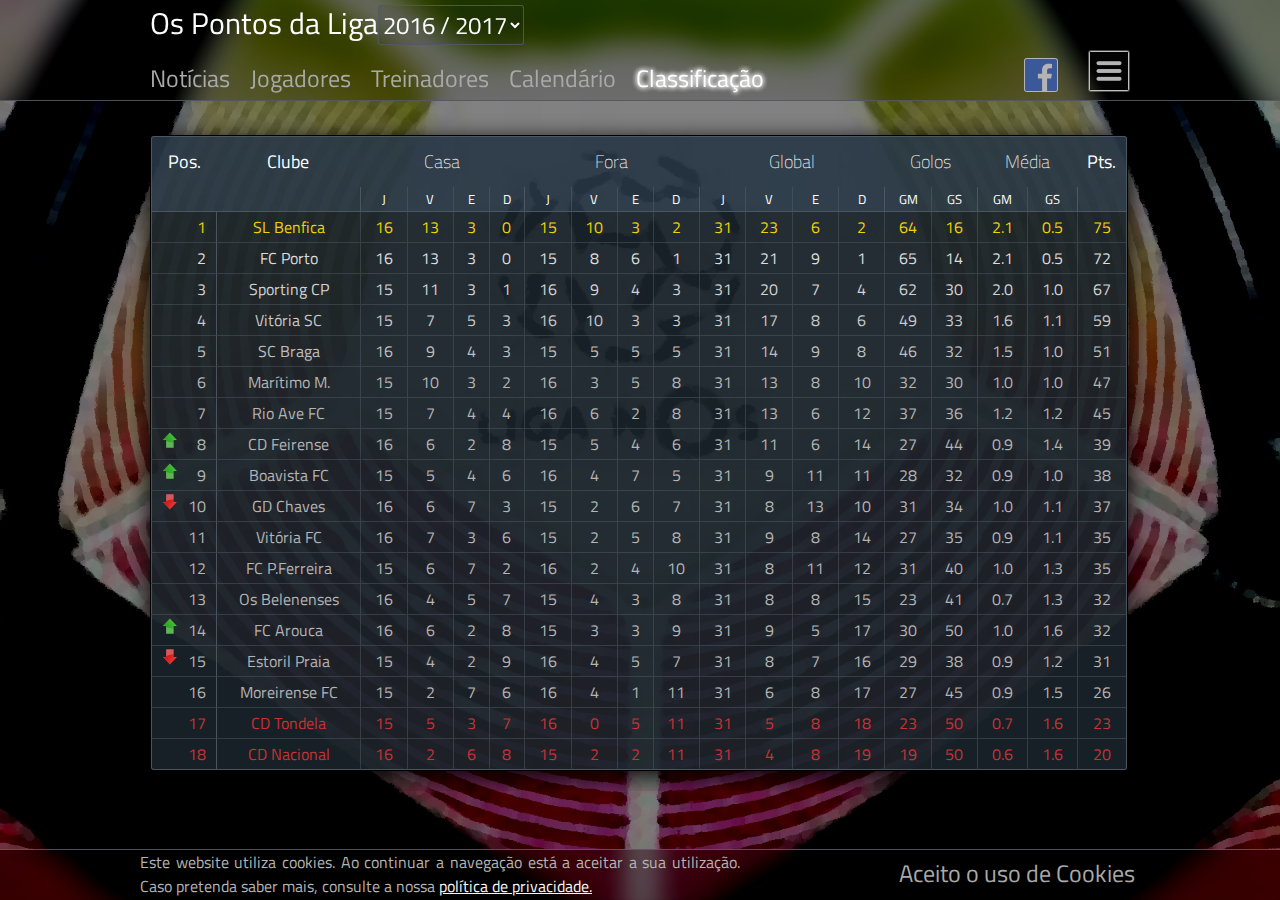
<file: 20162017/classificacao.html>
<!DOCTYPE HTML><html><head><link rel="icon" href="../img/OsPontosDaLiga.png"><link href="../css/main.css" rel="stylesheet"><link href='https://fonts.googleapis.com/css?family=Titillium+Web' rel='stylesheet' type='text/css'><script src="../js/jquery.min.js" type="application/javascript"></script><script src="../js/main.js" type="application/javascript"></script><script src="../js/tracker.js" type="application/javascript"></script><script>setStartPage(5);</script></head><body onload="runAfterPageLoad();" class="background-image-1617"><div id="header" class="background-image-dark-1617"> <div class="centerPage headerLine"><div id="title"><span>Os Pontos da Liga</span><select id="leagueSelect" onchange="setLeague();"><option value="1516">2015 / 2016</option><option value="1617" selected>2016 / 2017</option></select></div><div id="userInfo"></div></div><div id="headerNav" class="centerPage headerLine"><div id="b1" class="hButton" onclick="setPageTo(1);">Notícias</div><div id="b2" class="hButton" onclick="setPageTo(2);">Jogadores</div><div id="b3" class="hButton" onclick="setPageTo(3);">Treinadores</div><div id="b4" class="hButton" onclick="setPageTo(4);">Calendário</div><div id="b5" class="hButton hSelected" onclick="setPageTo(5);">Classificação</div><img id="MenuButton" class="dropbtn" onclick="$('#fbButton,#fbMenu').removeClass('showMenu');$('#MenuButton,#Menu').toggleClass('showMenu');"/><div id="fbButton" class="dropbtn" onclick="$('#MenuButton, #Menu').removeClass('showMenu');$('#fbButton,#fbMenu').toggleClass('showMenu');"><svg viewBox="0 0 16 16" xmlns="http://www.w3.org/2000/svg" fill-rule="evenodd" clip-rule="evenodd" stroke-linejoin="round" stroke-miterlimit="1.414"><path d="M15.117 0H.883C.395 0 0 .395 0 .883v14.234c0 .488.395.883.883.883h7.663V9.804H6.46V7.39h2.086V5.607c0-2.066 1.262-3.19 3.106-3.19.883 0 1.642.064 1.863.094v2.16h-1.28c-1 0-1.195.476-1.195 1.176v1.54h2.39l-.31 2.416h-2.08V16h4.077c.488 0 .883-.395.883-.883V.883C16 .395 15.605 0 15.117 0" fill-rule="nonzero"></path></svg></div></div></div><div id="dropdownMenu" class="centerPage"><div id="DropdownContainer"><div id="fbMenu"><div class='dropdown-content'></div></div><div id="Menu"></div></div></div><div id="page" class="centerPage"><table id="classificacao" class="GenericTable small-12 large-12 comp1 match-standing click box1of1"><thead class="sortBar"><tr><th><button class="sort" data-sort="place">Pos.</button></th><th><button class="sort" data-sort="team">Clube</button></th><th colspan="4" class="text-xs-center">Casa</th><th colspan="4" class="text-xs-center">Fora</th><th colspan="4" class="text-xs-center">Global</th><th colspan="2" class="text-xs-center">Golos</th><th colspan="2" class="text-xs-center">Média</th><th><button class="sort" data-sort="points">Pts.</button></th></tr><tr class="accent"><th class=""></th><th class="border"></th><th><button class="sort" data-sort="J2">J</button></th><th><button class="sort" data-sort="V3">V</button></th><th><button class="sort" data-sort="E4">E</button></th><th class="border"><button class="sort" data-sort="D5">D</button></th><th><button class="sort" data-sort="J6">J</button></th><th><button class="sort" data-sort="V7">V</button></th><th><button class="sort" data-sort="E8">E</button></th><th class="border"><button class="sort" data-sort="D9">D</button></th><th><button class="sort" data-sort="J10">J</button></th><th><button class="sort" data-sort="V11">V</button></th><th><button class="sort" data-sort="E12">E</button></th><th class="border"><button class="sort" data-sort="D13">D</button></th><th><button class="sort" data-sort="GM14">GM</button></th><th class="border"><button class="sort" data-sort="GS15">GS</button></th><th><button class="sort" data-sort="GM16">GM</button></th><th class="border"><button class="sort" data-sort="GS17">GS</button></th><th></th></tr></thead><tbody class="list"><tr class="standings-champions standings-first item-click" data-detail="/pt/liga/clube/20162017/liganos/278"><td class="border place">1 </td><td class="border team"><span class="badge-35 t-278"></span>                                            SL Benfica                                        </td><td class="J2">16</td><td class="V3">13</td><td class="E4">3</td><td class="border D5">0</td><td class="J6">15</td><td class="V7">10</td><td class="E8">3</td><td class="border D9">2</td><td class="J10">31</td><td class="V11">23</td><td class="E12">6</td><td class="border D13">2</td><td class="GM14">64</td><td class="border GS15">16</td><td class="GM16">2.1</td><td class="border GS17">0.5</td><td class="points">75</td></tr><tr class="standings-champions  item-click" data-detail="/pt/liga/clube/20162017/liganos/157"><td class="border place">2 </td><td class="border team"><span class="badge-35 t-157"></span>                                            FC Porto                                        </td><td class="J2">16</td><td class="V3">13</td><td class="E4">3</td><td class="border D5">0</td><td class="J6">15</td><td class="V7">8</td><td class="E8">6</td><td class="border D9">1</td><td class="J10">31</td><td class="V11">21</td><td class="E12">9</td><td class="border D13">1</td><td class="GM14">65</td><td class="border GS15">14</td><td class="GM16">2.1</td><td class="border GS17">0.5</td><td class="points">72</td></tr><tr class="standings-champions-playoff  item-click" data-detail="/pt/liga/clube/20162017/liganos/303"><td class="border place">3 </td><td class="border team"><span class="badge-35 t-303"></span>                                            Sporting CP                                        </td><td class="J2">15</td><td class="V3">11</td><td class="E4">3</td><td class="border D5">1</td><td class="J6">16</td><td class="V7">9</td><td class="E8">4</td><td class="border D9">3</td><td class="J10">31</td><td class="V11">20</td><td class="E12">7</td><td class="border D13">4</td><td class="GM14">62</td><td class="border GS15">30</td><td class="GM16">2.0</td><td class="border GS17">1.0</td><td class="points">67</td></tr><tr class="standings-uefa  item-click" data-detail="/pt/liga/clube/20162017/liganos/337"><td class="border place">4 </td><td class="border team"><span class="badge-35 t-337"></span>                                            Vitória SC                                        </td><td class="J2">15</td><td class="V3">7</td><td class="E4">5</td><td class="border D5">3</td><td class="J6">16</td><td class="V7">10</td><td class="E8">3</td><td class="border D9">3</td><td class="J10">31</td><td class="V11">17</td><td class="E12">8</td><td class="border D13">6</td><td class="GM14">49</td><td class="border GS15">33</td><td class="GM16">1.6</td><td class="border GS17">1.1</td><td class="points">59</td></tr><tr class="standings-uefa-playoff  item-click" data-detail="/pt/liga/clube/20162017/liganos/285"><td class="border place">5 </td><td class="border team"><span class="badge-35 t-285"></span>                                            SC Braga                                        </td><td class="J2">16</td><td class="V3">9</td><td class="E4">4</td><td class="border D5">3</td><td class="J6">15</td><td class="V7">5</td><td class="E8">5</td><td class="border D9">5</td><td class="J10">31</td><td class="V11">14</td><td class="E12">9</td><td class="border D13">8</td><td class="GM14">46</td><td class="border GS15">32</td><td class="GM16">1.5</td><td class="border GS17">1.0</td><td class="points">51</td></tr><tr class=" item-click" data-detail="/pt/liga/clube/20162017/liganos/125"><td class="border place">6 </td><td class="border team"><span class="badge-35 t-125"></span>                                            Marítimo M.                                        </td><td class="J2">15</td><td class="V3">10</td><td class="E4">3</td><td class="border D5">2</td><td class="J6">16</td><td class="V7">3</td><td class="E8">5</td><td class="border D9">8</td><td class="J10">31</td><td class="V11">13</td><td class="E12">8</td><td class="border D13">10</td><td class="GM14">32</td><td class="border GS15">30</td><td class="GM16">1.0</td><td class="border GS17">1.0</td><td class="points">47</td></tr><tr class=" item-click" data-detail="/pt/liga/clube/20162017/liganos/241"><td class="border place">7 </td><td class="border team"><span class="badge-35 t-241"></span>                                            Rio Ave FC                                        </td><td class="J2">15</td><td class="V3">7</td><td class="E4">4</td><td class="border D5">4</td><td class="J6">16</td><td class="V7">6</td><td class="E8">2</td><td class="border D9">8</td><td class="J10">31</td><td class="V11">13</td><td class="E12">6</td><td class="border D13">12</td><td class="GM14">37</td><td class="border GS15">36</td><td class="GM16">1.2</td><td class="border GS17">1.2</td><td class="points">45</td></tr><tr class=" item-click" data-detail="/pt/liga/clube/20162017/liganos/81"><td class="border place">8 <img src="../img/arrow_up.png" title="subiu 1 Posição" /></td><td class="border team"><span class="badge-35 t-81"></span>                                            CD Feirense                                        </td><td class="J2">16</td><td class="V3">6</td><td class="E4">2</td><td class="border D5">8</td><td class="J6">15</td><td class="V7">5</td><td class="E8">4</td><td class="border D9">6</td><td class="J10">31</td><td class="V11">11</td><td class="E12">6</td><td class="border D13">14</td><td class="GM14">27</td><td class="border GS15">44</td><td class="GM16">0.9</td><td class="border GS17">1.4</td><td class="points">39</td></tr><tr class=" item-click" data-detail="/pt/liga/clube/20162017/liganos/53"><td class="border place">9 <img src="../img/arrow_up.png" title="subiu 1 Posição" /></td><td class="border team"><span class="badge-35 t-53"></span>                                            Boavista FC                                        </td><td class="J2">15</td><td class="V3">5</td><td class="E4">4</td><td class="border D5">6</td><td class="J6">16</td><td class="V7">4</td><td class="E8">7</td><td class="border D9">5</td><td class="J10">31</td><td class="V11">9</td><td class="E12">11</td><td class="border D13">11</td><td class="GM14">28</td><td class="border GS15">32</td><td class="GM16">0.9</td><td class="border GS17">1.0</td><td class="points">38</td></tr><tr class=" item-click" data-detail="/pt/liga/clube/20162017/liganos/173"><td class="border place">10 <img src="../img/arrow_down.png" title="desceu 2 posições" /></td><td class="border team"><span class="badge-35 t-173"></span>                                            GD Chaves                                        </td><td class="J2">16</td><td class="V3">6</td><td class="E4">7</td><td class="border D5">3</td><td class="J6">15</td><td class="V7">2</td><td class="E8">6</td><td class="border D9">7</td><td class="J10">31</td><td class="V11">8</td><td class="E12">13</td><td class="border D13">10</td><td class="GM14">31</td><td class="border GS15">34</td><td class="GM16">1.0</td><td class="border GS17">1.1</td><td class="points">37</td></tr><tr class=" item-click" data-detail="/pt/liga/clube/20162017/liganos/336"><td class="border place">11 </td><td class="border team"><span class="badge-35 t-336"></span>                                            Vitória FC                                        </td><td class="J2">16</td><td class="V3">7</td><td class="E4">3</td><td class="border D5">6</td><td class="J6">15</td><td class="V7">2</td><td class="E8">5</td><td class="border D9">8</td><td class="J10">31</td><td class="V11">9</td><td class="E12">8</td><td class="border D13">14</td><td class="GM14">27</td><td class="border GS15">35</td><td class="GM16">0.9</td><td class="border GS17">1.1</td><td class="points">35</td></tr><tr class=" item-click" data-detail="/pt/liga/clube/20162017/liganos/153"><td class="border place">12 </td><td class="border team"><span class="badge-35 t-153"></span>                                            FC P.Ferreira                                        </td><td class="J2">15</td><td class="V3">6</td><td class="E4">7</td><td class="border D5">2</td><td class="J6">16</td><td class="V7">2</td><td class="E8">4</td><td class="border D9">10</td><td class="J10">31</td><td class="V11">8</td><td class="E12">11</td><td class="border D13">12</td><td class="GM14">31</td><td class="border GS15">40</td><td class="GM16">1.0</td><td class="border GS17">1.3</td><td class="points">35</td></tr><tr class=" item-click" data-detail="/pt/liga/clube/20162017/liganos/106"><td class="border place">13 </td><td class="border team"><span class="badge-35 t-106"></span>                                            Os Belenenses                                        </td><td class="J2">16</td><td class="V3">4</td><td class="E4">5</td><td class="border D5">7</td><td class="J6">15</td><td class="V7">4</td><td class="E8">3</td><td class="border D9">8</td><td class="J10">31</td><td class="V11">8</td><td class="E12">8</td><td class="border D13">15</td><td class="GM14">23</td><td class="border GS15">41</td><td class="GM16">0.7</td><td class="border GS17">1.3</td><td class="points">32</td></tr><tr class=" item-click" data-detail="/pt/liga/clube/20162017/liganos/619"><td class="border place">14 <img src="../img/arrow_up.png" title="subiu 1 Posição" /></td><td class="border team"><span class="badge-35 t-619"></span>                                            FC Arouca                                        </td><td class="J2">16</td><td class="V3">6</td><td class="E4">2</td><td class="border D5">8</td><td class="J6">15</td><td class="V7">3</td><td class="E8">3</td><td class="border D9">9</td><td class="J10">31</td><td class="V11">9</td><td class="E12">5</td><td class="border D13">17</td><td class="GM14">30</td><td class="border GS15">50</td><td class="GM16">1.0</td><td class="border GS17">1.6</td><td class="points">32</td></tr><tr class=" item-click" data-detail="/pt/liga/clube/20162017/liganos/176"><td class="border place">15 <img src="../img/arrow_down.png" title="desceu 1 Posição" /></td><td class="border team"><span class="badge-35 t-176"></span>                                            Estoril Praia                                        </td><td class="J2">15</td><td class="V3">4</td><td class="E4">2</td><td class="border D5">9</td><td class="J6">16</td><td class="V7">4</td><td class="E8">5</td><td class="border D9">7</td><td class="J10">31</td><td class="V11">8</td><td class="E12">7</td><td class="border D13">16</td><td class="GM14">29</td><td class="border GS15">38</td><td class="GM16">0.9</td><td class="border GS17">1.2</td><td class="points">31</td></tr><tr class=" item-click" data-detail="/pt/liga/clube/20162017/liganos/226"><td class="border place">16 </td><td class="border team"><span class="badge-35 t-226"></span>                                            Moreirense FC                                        </td><td class="J2">15</td><td class="V3">2</td><td class="E4">7</td><td class="border D5">6</td><td class="J6">16</td><td class="V7">4</td><td class="E8">1</td><td class="border D9">11</td><td class="J10">31</td><td class="V11">6</td><td class="E12">8</td><td class="border D13">17</td><td class="GM14">27</td><td class="border GS15">45</td><td class="GM16">0.9</td><td class="border GS17">1.5</td><td class="points">26</td></tr><tr class="standings-relegated  item-click" data-detail="/pt/liga/clube/20162017/liganos/100"><td class="border place">17 </td><td class="border team"><span class="badge-35 t-100"></span>                                            CD Tondela                                        </td><td class="J2">15</td><td class="V3">5</td><td class="E4">3</td><td class="border D5">7</td><td class="J6">16</td><td class="V7">0</td><td class="E8">5</td><td class="border D9">11</td><td class="J10">31</td><td class="V11">5</td><td class="E12">8</td><td class="border D13">18</td><td class="GM14">23</td><td class="border GS15">50</td><td class="GM16">0.7</td><td class="border GS17">1.6</td><td class="points">23</td></tr><tr class="standings-relegated  item-click" data-detail="/pt/liga/clube/20162017/liganos/88"><td class="border place">18 </td><td class="border team"><span class="badge-35 t-88"></span>                                            CD Nacional                                        </td><td class="J2">16</td><td class="V3">2</td><td class="E4">6</td><td class="border D5">8</td><td class="J6">15</td><td class="V7">2</td><td class="E8">2</td><td class="border D9">11</td><td class="J10">31</td><td class="V11">4</td><td class="E12">8</td><td class="border D13">19</td><td class="GM14">19</td><td class="border GS15">50</td><td class="GM16">0.6</td><td class="border GS17">1.6</td><td class="points">20</td></tr></tbody></table></div></body></html><script src="../js/list.js"></script><script>var options = { valueNames: [ 'place', 'team', 'J2', 'V3', 'E4', 'D5', 'J6', 'V7', 'E8', 'D9', 'J10', 'V11', 'E12', 'D13', 'GM14', 'GS15', 'GM16', 'GS17', 'points' ] };var userList = new List('page', options);    /*userList.sort('place', { order: "asc" });*/</script>
</file>
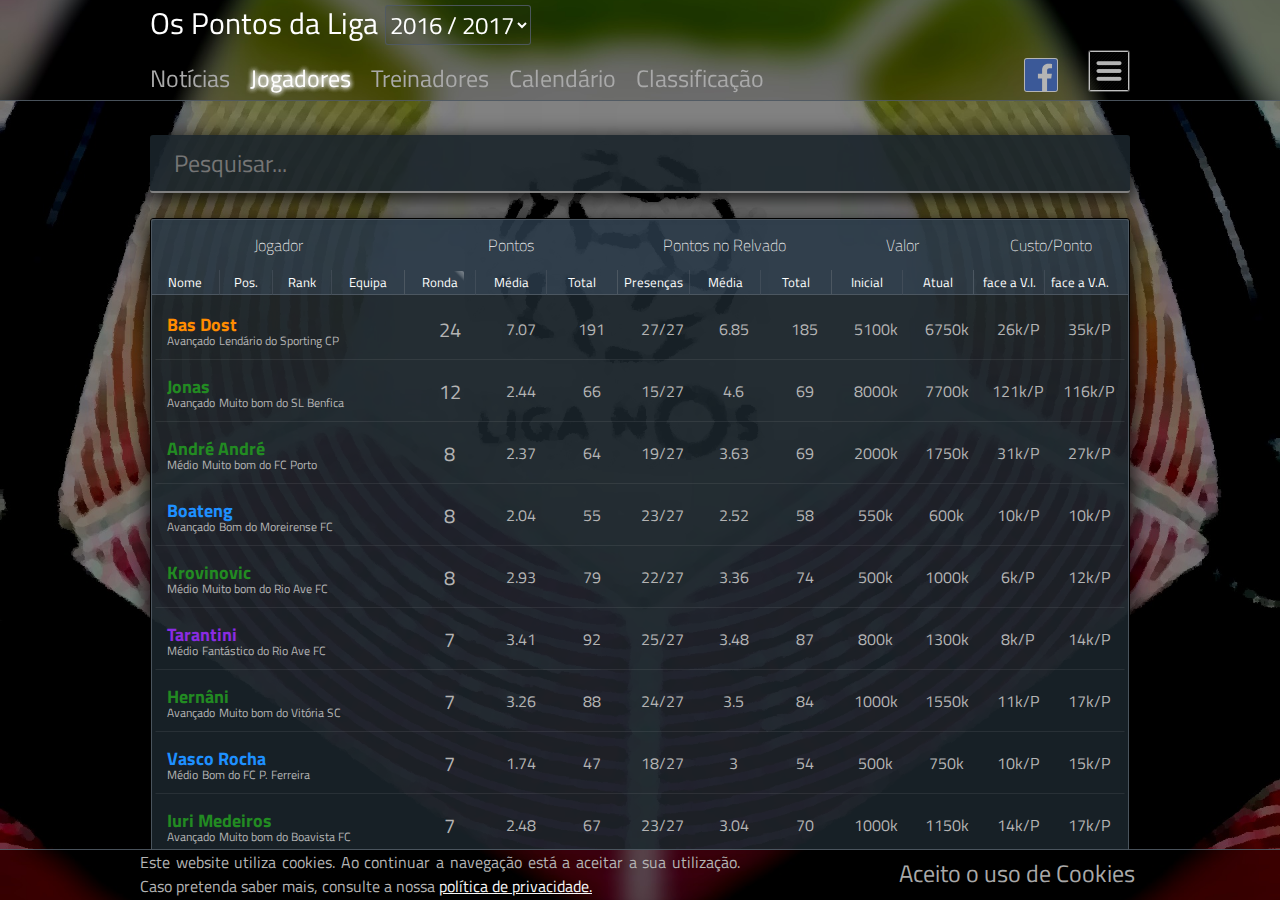
<file: 20162017/jogadores.html>
<!DOCTYPE HTML>
<meta charset="utf-8" />
<html>
    <head>
        <link rel="icon" href="../img/OsPontosDaLiga.png">
        <link href="../css/main.css" rel="stylesheet">
        <link href='https://fonts.googleapis.com/css?family=Titillium+Web' rel='stylesheet' type='text/css'>
        <script src="../js/jquery.min.js" type="application/javascript"></script>
        <script src="../js/main.js" type="application/javascript"></script>
        <script src="../js/tracker.js" type="application/javascript"></script>
        <script>
            setStartPage(2);
        </script>
    </head>
    <body onload="runAfterPageLoad();" class="background-image-1617">
        <div id="header" class="background-image-dark-1617">
            <div class="centerPage headerLine">
                <div id="title">
                    <span>Os Pontos da Liga</span>
                    <select id="leagueSelect" onchange="setLeague();">
                      <option value="1516">2015 / 2016</option>
                      <option value="1617" selected>2016 / 2017</option>
                    </select>
                </div>
                <div id="userInfo"></div>
            </div>
            <div id="headerNav" class="centerPage headerLine">
                <div id="b1" class="hButton" onclick="setPageTo(1);">Notícias</div>
                <div id="b2" class="hButton hSelected" onclick="setPageTo(2);">Jogadores</div>
                <div id="b3" class="hButton" onclick="setPageTo(3);">Treinadores</div>
                <div id="b4" class="hButton" onclick="setPageTo(4);">Calendário</div>
                <div id="b5" class="hButton" onclick="setPageTo(5);">Classificação</div>
			<img id="MenuButton" class="dropbtn" onclick="$('#fbButton,#fbMenu').removeClass('showMenu');$('#MenuButton,#Menu').toggleClass('showMenu');"  />
                <div id="fbButton" class="dropbtn" onclick="$('#MenuButton, #Menu').removeClass('showMenu');$('#fbButton,#fbMenu').toggleClass('showMenu');">
                    <svg viewBox="0 0 16 16" xmlns="http://www.w3.org/2000/svg" fill-rule="evenodd" clip-rule="evenodd" stroke-linejoin="round" stroke-miterlimit="1.414"><path d="M15.117 0H.883C.395 0 0 .395 0 .883v14.234c0 .488.395.883.883.883h7.663V9.804H6.46V7.39h2.086V5.607c0-2.066 1.262-3.19 3.106-3.19.883 0 1.642.064 1.863.094v2.16h-1.28c-1 0-1.195.476-1.195 1.176v1.54h2.39l-.31 2.416h-2.08V16h4.077c.488 0 .883-.395.883-.883V.883C16 .395 15.605 0 15.117 0" fill-rule="nonzero"></path></svg>
                </div>
            </div>
        </div>

        <div id="dropdownMenu" class="centerPage">
            <div id="DropdownContainer">
                <div id="fbMenu">
                    <div class="dropdown-content">
                        
                    </div>
                </div>
                <div id="Menu">
                </div>
            </div>
        </div>

        <div id="page" class="centerPage">
            <div id="players">
                <script>
                    function UpdateSearch()
                    {
                        if($("#search").val().length > 0)
                        {
                            $("#clearSearch").addClass("showClearSearch");
                             $("#clearSearch").prop('disabled', true);
                        }
                        else
                        {
                            $("#clearSearch").removeClass("showClearSearch");
                            $("#clearSearch").prop('disabled', false);
                        }
                    }
                </script>

                <input id="search" class="fuzzy-search" placeholder="Pesquisar...">
                <div id="clearSearchContainer" style="position: relative; width: 0; height: 0">
                    <div id="clearSearch" class="hButton clearSearch" onclick="javascript: $('#search').val(''); playerList.search(''); playerList.sort('roundPoints', { order: 'desc' });">X</div>
                </div>
                
<!--
                <div id="searchFilters">
                    <button id="bFilter1" class="mButton mMini" onclick="javascript: $('#search').val('Equipa da Semana'); playerList.search('Equipa da Semana'); playerList.sort('position', { order: 'asc' });">Equipa da Semana</button>
                    <button id="bFilter2" class="mButton mMini" onclick="javascript: $('#search').val('Melhor pontuados menos escolhidos'); playerList.search('Melhor pontuados menos escolhidos'); playerList.sort('totalPoints', { order: 'desc' });">Melhor pontuados menos escolhidos</button>
                    <button id="bFilter3" class="mButton mMini" onclick="javascript: $('#search').val('Pior pontuados mais escolhidos'); playerList.search('Pior pontuados mais escolhidos'); playerList.sort('totalPoints', { order: 'asc' });">Pior pontuados mais escolhidos</button>
                </div>
-->

                <table class="styledTable">
                    <thead class="sortBar">
                        <tr>
                            <th colspan="4">Jogador</th>
                            <th colspan="3">Pontos</th>
                            <th colspan="3">Pontos no Relvado</th>
                            <th colspan="2" class="">Valor</th>
                            <th colspan="2" class="">Custo/Ponto</th>
                        </tr>
                        <tr class="accent">
                            <th>
                                <button class="sort" data-sort="name">
                                    Nome
                                </button>
                            </th>
                            <th>
                                <button class="sort" data-sort="position">
                                    Pos.
                                </button>
                            </th>
                            <th>
                                <button class="sort" data-sort="rank">
                                    Rank
                                </button>
                            </th>
                            <th class="border">
                                <button class="sort" data-sort="team">
                                    Equipa
                                </button>
                            </th>
                            <th class="normalColumn">
                                <button class="sort" data-sort="roundPoints">
                                    Ronda
                                </button>
                            </th>
                            <th class="normalColumn">
                                <button class="sort" data-sort="averagePointsPerRound">
                                    Média
                                </button>
                            </th>
                            <th class="normalColumn border">
                                <button class="sort" data-sort="totalPoints">
                                    Total
                                </button>
                            </th>
                            <th class="normalColumn">
                                <button class="sort" data-sort="gamesPlayed">
                                    Presenças
                                </button>
                            </th>
                            <th class="normalColumn">
                                <button class="sort" data-sort="averagePointsPerRoundWhenPlaying">
                                    Média
                                </button>
                            </th>
                            <th class="normalColumn border">
                                <button class="sort" data-sort="totalPointsWhenPlaying">
                                    Total
                                </button>
                            </th>
                            <th class="normalColumn">
                                <button class="sort" data-sort="initialValue">
                                    Inicial
                                </button>
                            </th>
                            <th class="normalColumn border">
                                <button class="sort" data-sort="currentValue">
                                    Atual
                                </button>
                            </th>
                            <th class="normalColumn">
                                <button class="sort" data-sort="costPerPointOfInitialValue">face a V.I.
                                    <span class="tooltiptext">cost Per Point Of Initial Value</span>
                                </button>
                            </th>
                            <th class="normalColumn lastColumn">
                                <button class="sort" data-sort="costPerPointOfCurrentValue">face a V.A.
                                    <span class="tooltiptext">cost Per Point Of Current Value</span>
                                </button>
                            </th>
                        </tr>
                    </thead>
                    <tbody>
                        <tr>
                            <td colspan="14">
                                <div id="allPlayers" style="min-height: 200px;" class="scrollable">
                                    <table class="table">
                                        <tbody class="list">
                                        </tbody>
                                    </table>
                                </div>
                            </td>
                        </tr>
                    </tbody>
                </table>
            </div>
            
            <div id="playerdetails" class="boxContainer box1of1" style="display: none;">
                <div class="boxHeader">
                    Detalhes do Jogador
                </div>
                <div class="boxContentFrame">
                    <div class="boxContent scrollable">
                        <table style="width: 100%">
                            <tbody>
                                <tr>
                                    <td colspan="4" style="text-align: center;">
                                        Jogador a comparar
                                    </td>
                                    <td>
                                    </td>
                                    <td colspan="3" style="text-align: center;">
                                        Tipo de gráfico
                                    </td>
                                </tr>
                                <tr>
                                    <td style="width:15%; text-align: center;">
<!--
                                        <button id="slotColor0"
    class="jscolor {valueElement:null,value:'ffffff'}"
    style="width:20px; height:20px;border-radius:10px; display:none;"></button>
-->
                                        <input type="radio" id="player1" name="player" checked="true"/>
                                        <label for="player1">Jogador 1</label>
                                    </td>
                                    <td style="width:15%; text-align: center;">
<!--
                                        <button id="slotColor1"
    class="jscolor {valueElement:null,value:'ff0000'}"
    style="width:20px; height:20px;border-radius:10px; display:none;"></button>
-->
                                        <input type="radio" id="player2" name="player"/>
                                        <label for="player2">Jogador 2</label>
                                    </td>
                                    <td style="width:15%; text-align: center;">
<!--
                                        <button id="slotColor2"
    class="jscolor {valueElement:null,value:'00ff00'}"
    style="width:20px; height:20px;border-radius:10px; display:none;"></button>
-->
                                        <input type="radio" id="player3" name="player"/>
                                        <label for="player3">Jogador 3</label>
                                    </td>
                                    <td style="width:15%; text-align: center;">
<!--
                                        <button id="slotColor3"
    class="jscolor {valueElement:null,value:'5555ff'}"
    style="width:20px; height:20px;border-radius:10px; display:none;"></button>
-->
                                        <input type="radio" id="player4" name="player"/>
                                        <label for="player4">Jogador 4</label>
                                    </td>
                                    <td style="width:26%">
                                    </td>
                                    <td style="text-align: center;">
                                        <button id="graph1" class="mButton" onclick="javascript:selectedChartType = 0;loadChart();">Pts</button>
                                    </td>
                                    <td style="text-align: center;">
                                        <button id="graph2" class="mButton" onclick="javascript:selectedChartType = 1;loadChart();">&#8721;</button>
                                    </td>
                                    <td style="text-align: center;">
                                        <button id="graph3" class="mButton" onclick="javascript:selectedChartType = 2;loadChart();">x&#772;</button>
                                    </td>
                                </tr>
                            </tbody>
                        </table>
                        <canvas id="canvas1" height="200" width="800"></canvas>
                    </div>
                </div>
            </div>
        </div>
    </body>
</html>

<script src="../js/dataaccess.js"></script>
<script src="../js/20162017/pinfo.js"></script>
<script>
    function updateItemHeight()
    {
        if($("#playerdetails").is(":visible"))
        {
            $("#allPlayers").height($(window).height() - 700);
        }
        else
        {
            $("#allPlayers").height($(window).height() - 325);
        }
    }
    
    updateItemHeight();
    
    $( window ).resize(function() {
        updateItemHeight();
    });
    
    // Load Players

    getPlayerIds().forEach(addPlayerToList);
    
    function addPlayerToList(item, index) {
        $(".list").append("<tr class='listRow' onclick='getPaging(this.id);' id='"+ item +"'>" +
          "<td colspan='4'>" +
                          
            "<!--div class='playerOptions'>" +

              "<a href='#' class='mButton topRightOptions' onclick='setComparison(this.id, 1);'>Adicionar</a>" +
              "<a href='#' class='mButton topRightOptions' onclick='setComparison(this.id, 2);'>Remover</a>" +
              "<a href='#' class='mButton bottomRightOptions' onclick='setComparison(this.id, 1);'>1</a>" +
              "<a href='#' class='mButton bottomRightOptions' onclick='setComparison(this.id, 2);'>2</a>" +
              "<a href='#' class='mButton bottomRightOptions' onclick='setComparison(this.id, 3);'>3</a>" +
              "<a href='#' class='mButton bottomRightOptions' onclick='setComparison(this.id, 4);'>4</a>" +
                          
                                                                  "<div class='portrait' style='background-image: url(../images/p70.jpg)'></div>" +
                          
          "</div-->" +
                          
          "<p class='name rank" + getPlayerInfo(item)["rank"] + "'>" + getPlayerInfo(item)["name"] + "</p>" +
          "<p class='positionDescription'>" + getPlayerInfo(item)["positionDescription"] +" </p>" +
          "<p class='rankDescription'>" + getPlayerInfo(item)["rankDescription"] + "</p>" +
          "<p class='team'> do " + getPlayerInfo(item)["team"] + "</p>" +
          "<span class='position' style='color:transparent; font-size:0px;'>" + getPlayerInfo(item)["position"] + "</span>" +
          "<span class='rank' style='color:transparent; font-size:0px;'>" + getPlayerInfo(item)["rank"] + "</span>" +
          "<span class='isInBestWeekFormation' style='color:transparent; font-size:0px;'>" + getPlayerInfo(item)["isInBestWeekFormation"] + "</span>" +
          "<span class='isBestLeastChosen' style='color:transparent; font-size:0px;'>" + getPlayerInfo(item)["isBestLeastChosen"] + "</span>" +
          "<span class='isWorstMostChosen' style='color:transparent; font-size:0px;'>" + getPlayerInfo(item)["isWorstMostChosen"] + "</span>" +
          "</td>" +
          "<td class='roundPoints normalColumn standOutCell'>" + getPlayerInfo(item)["roundPoints"] +" </td>" +
          "<td class='averagePointsPerRound normalColumn'>" + getPlayerInfo(item)["averagePointsPerRound"] + "</td>" +
          "<td class='totalPoints normalColumn'>" + getPlayerInfo(item)["totalPoints"] +" </td>" +

          "<td class='gamesPlayed normalColumn'>" + getPlayerInfo(item)["gamesPlayed"] + "</td>" +
          "<td class='averagePointsPerRoundWhenPlaying normalColumn'>" + getPlayerInfo(item)["averagePointsPerRoundWhenPlaying"] + "</td>" +
          "<td class='totalPointsWhenPlaying normalColumn'>" + getPlayerInfo(item)["totalPointsWhenPlaying"] + "</td>" +
                          
          "<td class='initialValue normalColumn'>" + getPlayerInfo(item)["initialValue"] + "</td>" +
          "<td class='currentValue normalColumn'>" + getPlayerInfo(item)["currentValue"] + "</td>" +
          "<td class='costPerPointOfInitialValue normalColumn'>" + getPlayerInfo(item)["costPerPointOfInitialValue"] + "</td>" +
          "<td class='costPerPointOfCurrentValue normalColumn'>" + getPlayerInfo(item)["costPerPointOfCurrentValue"] + "</td>" +
           "</tr>");
    }
</script>
<script src="../js/list.js"></script>
<script src="../js/list.fuzzysearch.min.js"></script>
<script>
    var options = {
      valueNames: [ 'name', 'position', 'positionDescription', 'rank', 'rankDescription', 'team', 'roundPoints', 'totalPoints', 'averagePointsPerRound', 'gamesPlayed', 'totalPointsWhenPlaying', 'averagePointsPerRoundWhenPlaying', 'initialValue', 'costPerPointOfInitialValue', 'currentValue', 'costPerPointOfCurrentValue', 'isInBestWeekFormation', 'isBestLeastChosen', 'isWorstMostChosen' ]
        ,plugins: [ ListFuzzySearch() ]
    };

    var playerList = new List('players', options);
    playerList.sort('roundPoints', { order: "desc" });
    playerList.on('updated', function(list) {
        UpdateSearch();
      });
</script>
<script src="../js/chart.min.js"></script>
<!--<script src="../js/jscolor.min.js"></script>-->
<script src="../js/20162017/ppoints.js"></script>
<script src="../js/20162017/oppoints.js"></script>
<script src="../js/20162017/appoints.js"></script>
<script>
    var slots = [0,0,0,0];
    var slotColors = ['255,255,255'
                      ,'255,0,0'
                      ,'0,255,0'
                      ,'85,85,255'];
    
    var chartTitles = ['Pontos por Ronda'
                      ,'Total de Pontos por Ronda'
                      ,'Média de Pontos por Ronda']
    
    var selectedChartType = 0;
    
    function getPlayerColor(slotId)
    {
//        var a = document.getElementById("slotColor" + slotId);
        
        return slotColors[slotId];
//        return Math.floor(a.jscolor.rgb[0]) + "," +
//                Math.floor(a.jscolor.rgb[1]) + "," +
//                Math.floor(a.jscolor.rgb[2]);
    }
    
    function choosePlayer(playerId)
    {
        var p1 = document.getElementById('player1');
        var p2 = document.getElementById('player2');
        var p3 = document.getElementById('player3');
        var p4 = document.getElementById('player4');
        
       if ((p1.checked == true)) {
            slots[0] = playerId;
            return false;
        }
        else if ((p2.checked == true)) {
            slots[1] = playerId;
            return false;
        }
        else if ((p3.checked == true)) {
            slots[2] = playerId;
            return false;
        }
        else if ((p4.checked == true)) {
            slots[3] = playerId;
            return false;
        }   
    }
    
    var myLineChart1;
    
    function getPlayerData(slotId) {
        if(selectedChartType == 0)
        {
            return getPlayerPoints(slotId);
        }
        else if(selectedChartType == 1)
        {
            return getOverallPlayerPoints(slotId);
        }
        else if(selectedChartType == 2)
        {
            return getAveragePlayerPoints(slotId);
        }
    }

    function loadChart(){
        var index;
        var dataset = [];
        
        for (index = 0; index < slots.length; ++index) {
            if(slots[index] > 0)
            {
                dataset.push({
                    label: getPlayerInfo(slots[index])["name"] + " (" + getPlayerInfo(slots[index])["team"] + ")",
                    backgroundColor: "rgba(" + getPlayerColor(index) + ",0.01)",
                    borderColor: "rgba(" + getPlayerColor(index) + ",1)",
                    borderWidth: 1,
                    data : getPlayerData(slots[index])
                });
            }
        }
        
        var chartData = {
            labels : getLabels20162017(),
            datasets : dataset,
        }
    
        drawChart(chartTitles[selectedChartType], chartData);
	}
</script>

<script>
function drawChart(chartTitle, chartData) {
    if(myLineChart1 != null) { myLineChart1.destroy(); }
    
    var ctx = document.getElementById("canvas1").getContext("2d");
    myLineChart1 = new Chart(ctx, {
        type: 'line',
        data: chartData,
        options: {
            title: {
                display: true,
                fontColor: "rgba(247,247,247,1)",
                fontFamily: "'Titillium Web', 'sans-serif'",
                fontStyle: "normal",
                text: chartTitle
            },
            legend: {
                display: true,
                labels: {
                    fontColor: "rgba(180,180,180,1)",
                    fontFamily: "'Titillium Web', 'sans-serif'"
                }
            }
        }
    });
}

function getPaging(str) {
    $("#playerdetails").show();

    updateItemHeight();
    
    choosePlayer(str);
    
    loadChart();
}

</script>
</file>
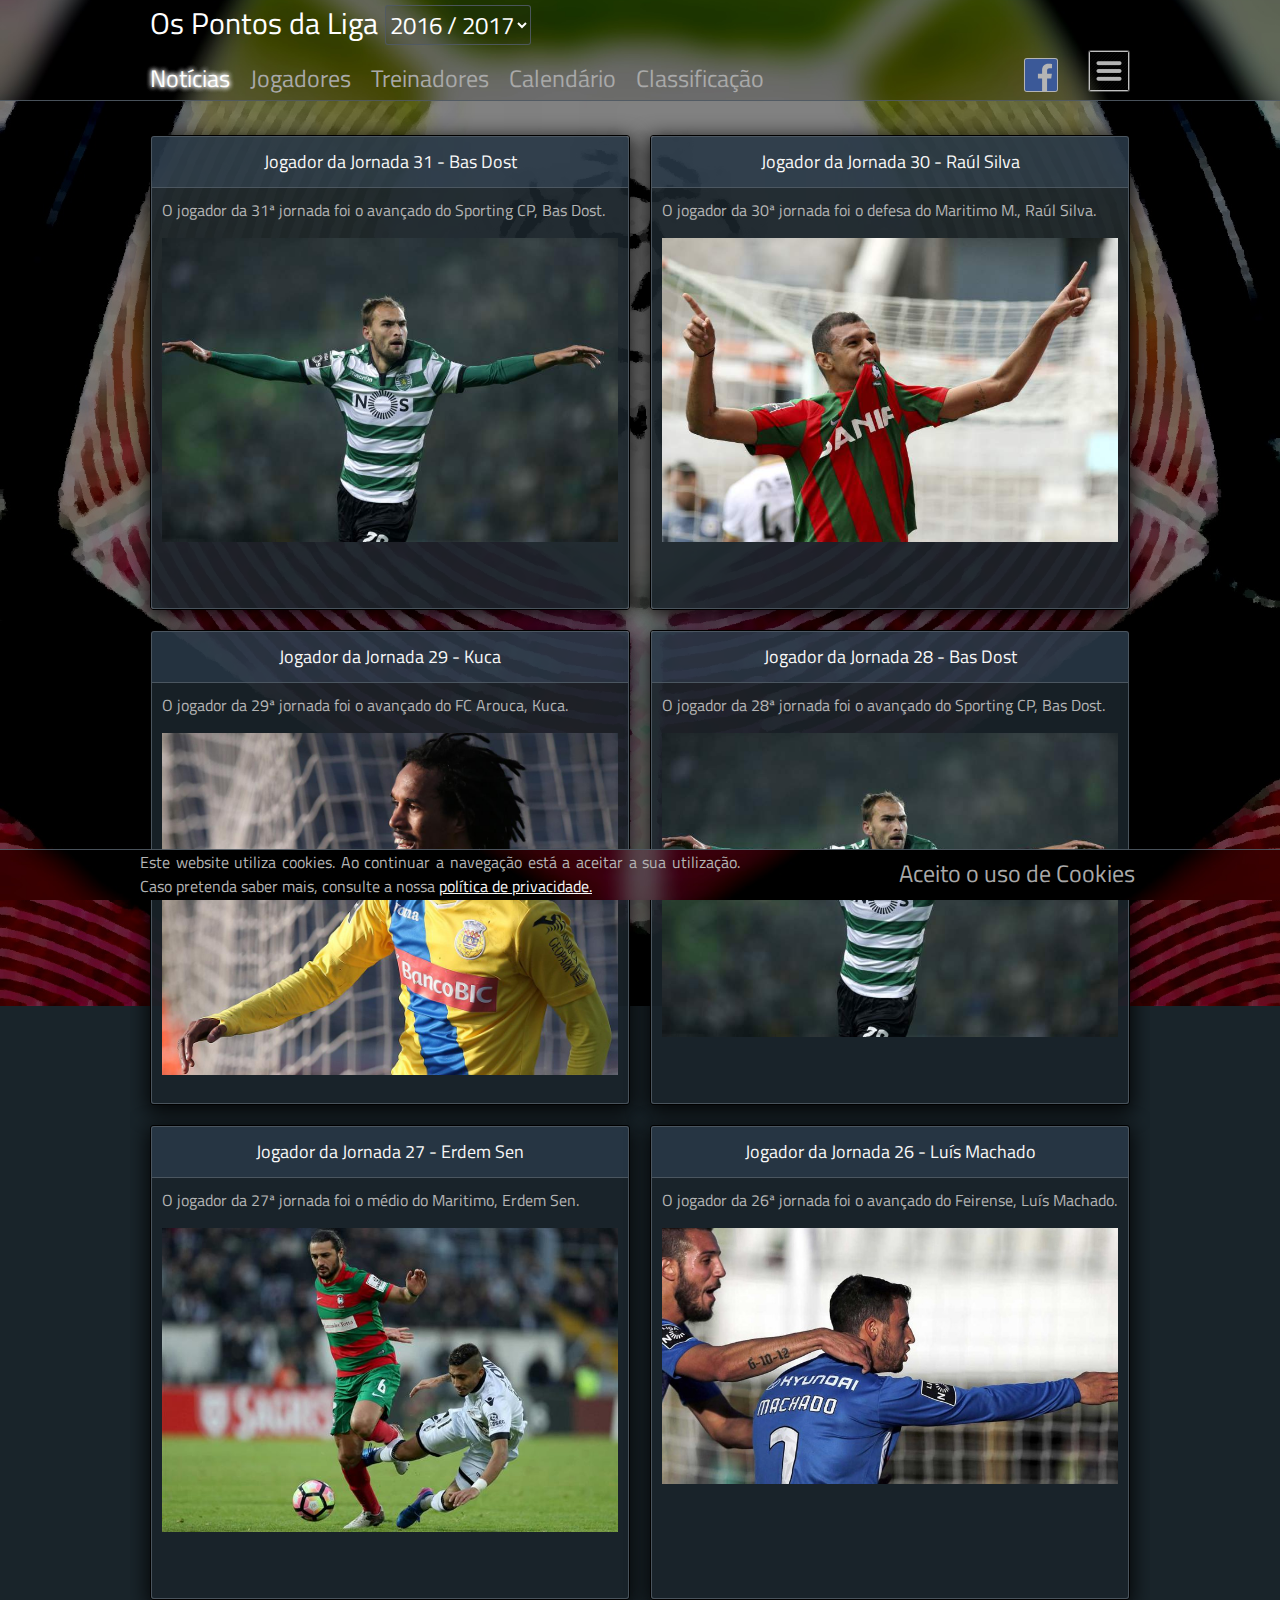
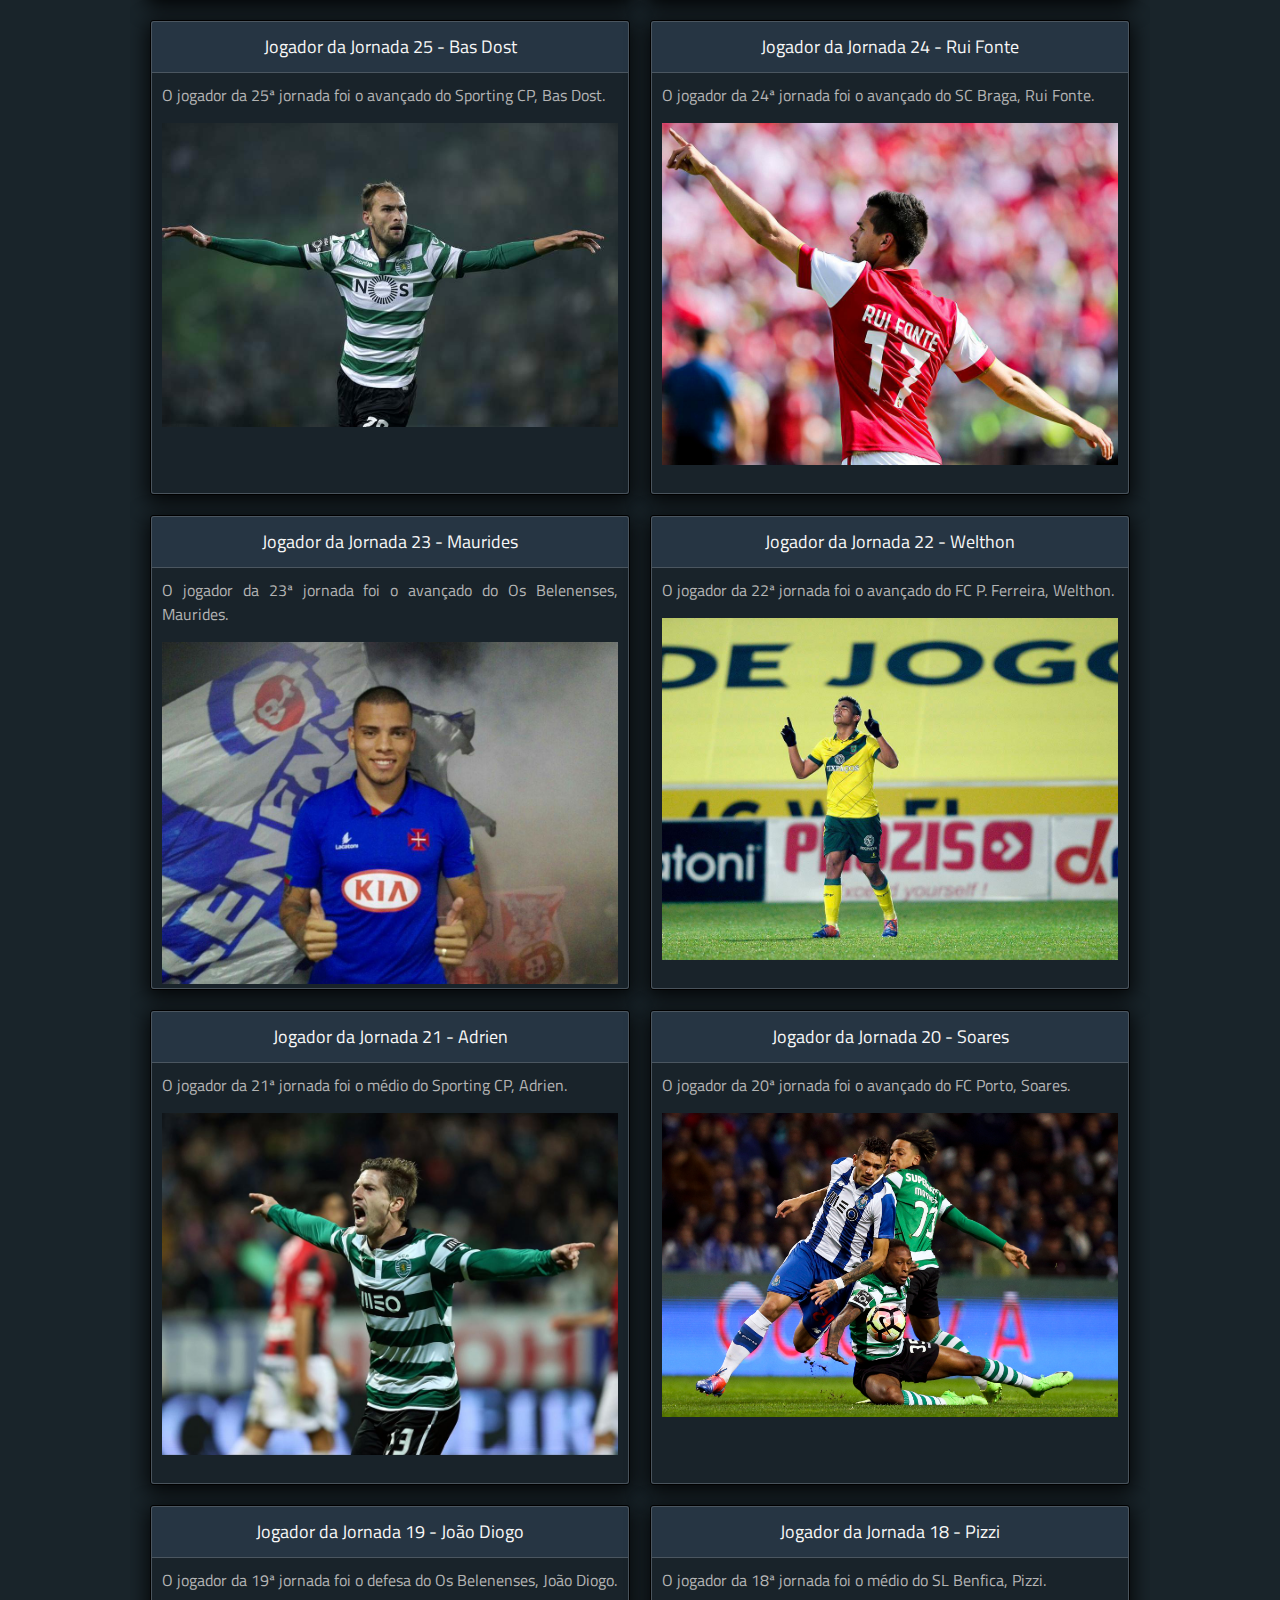
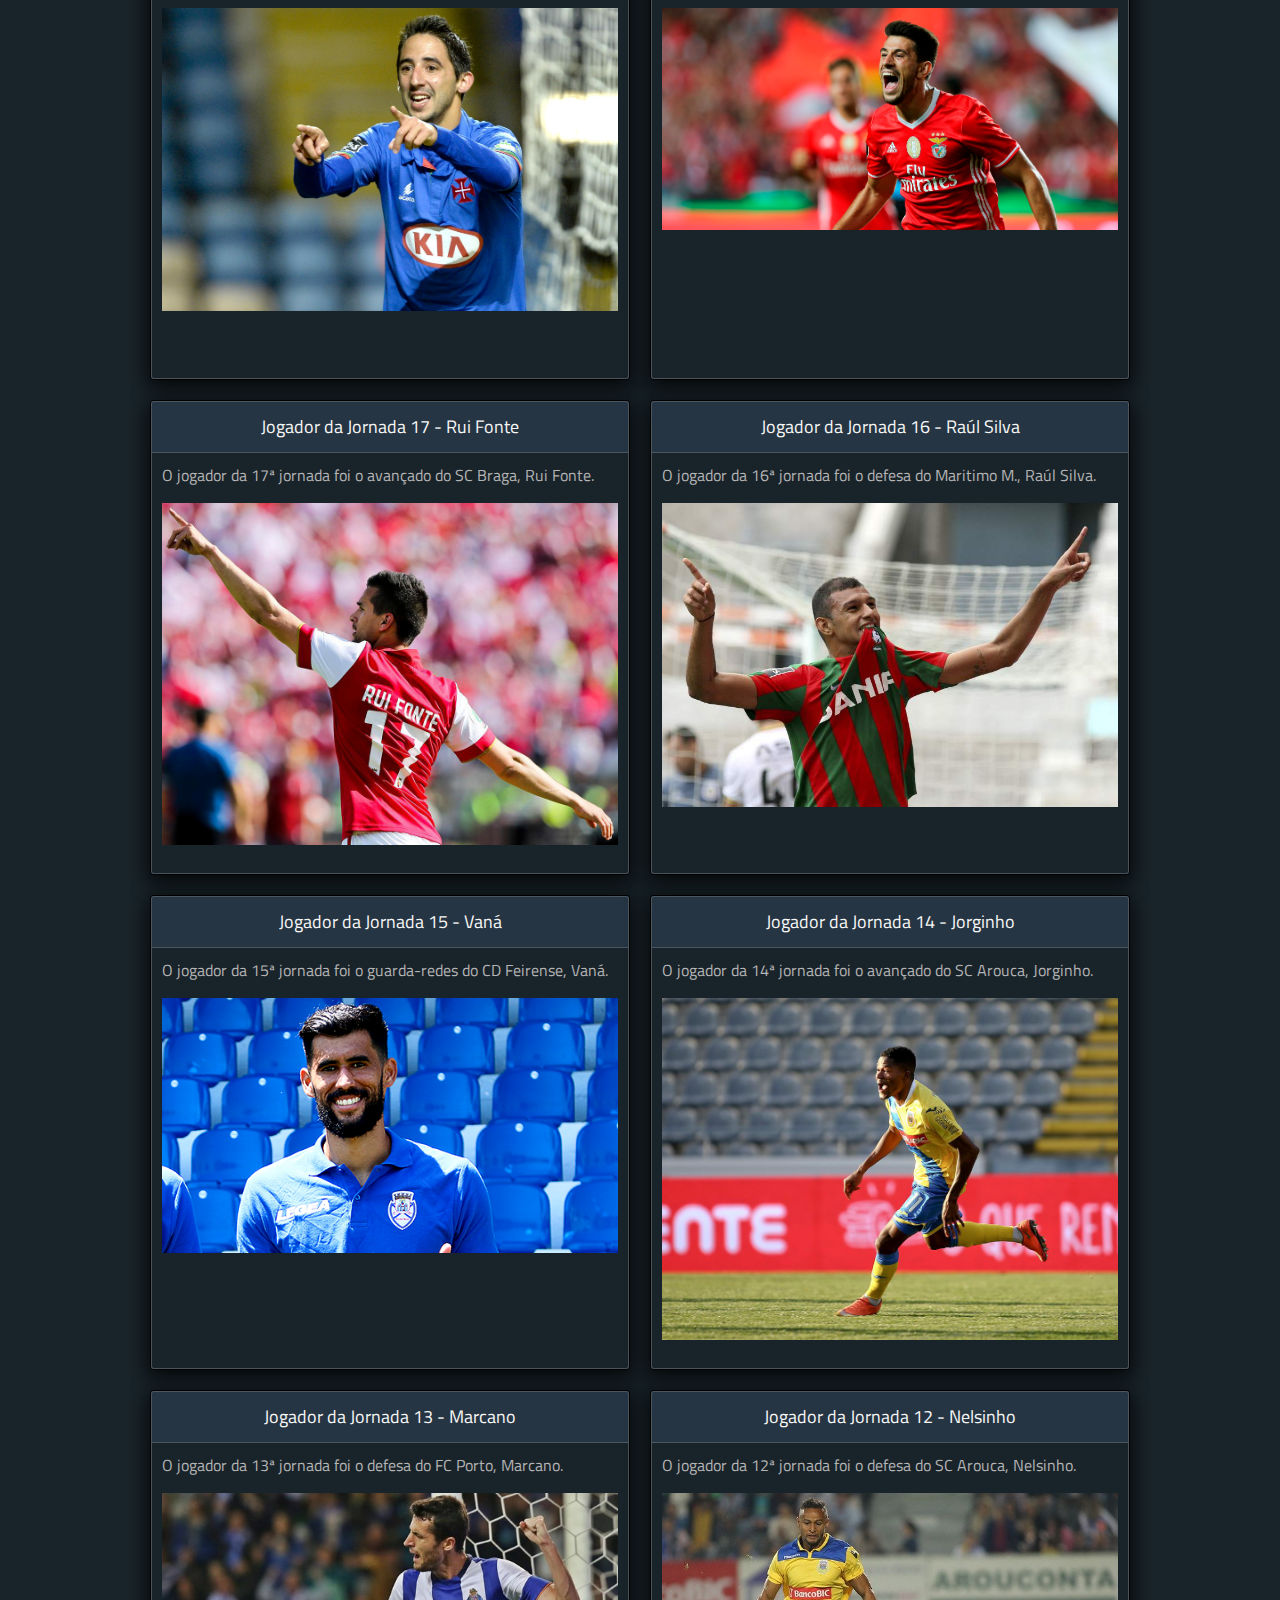
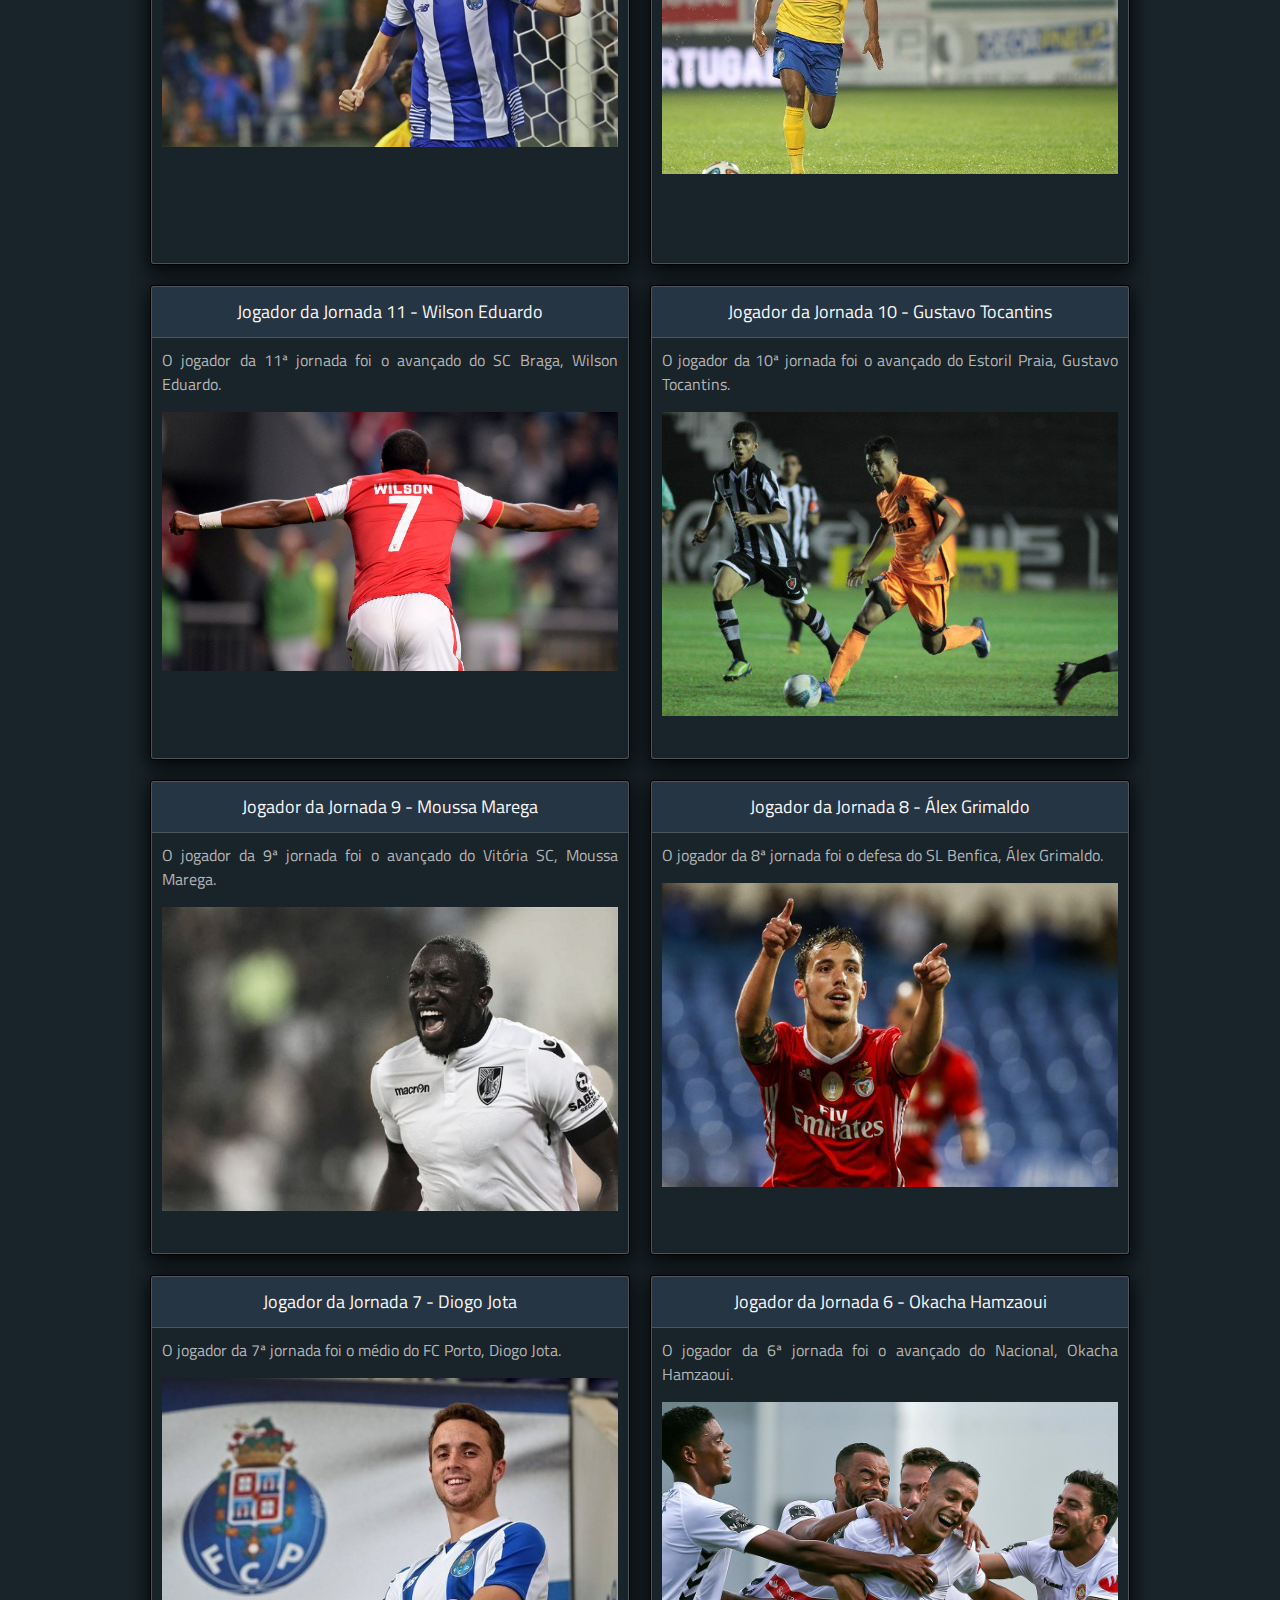
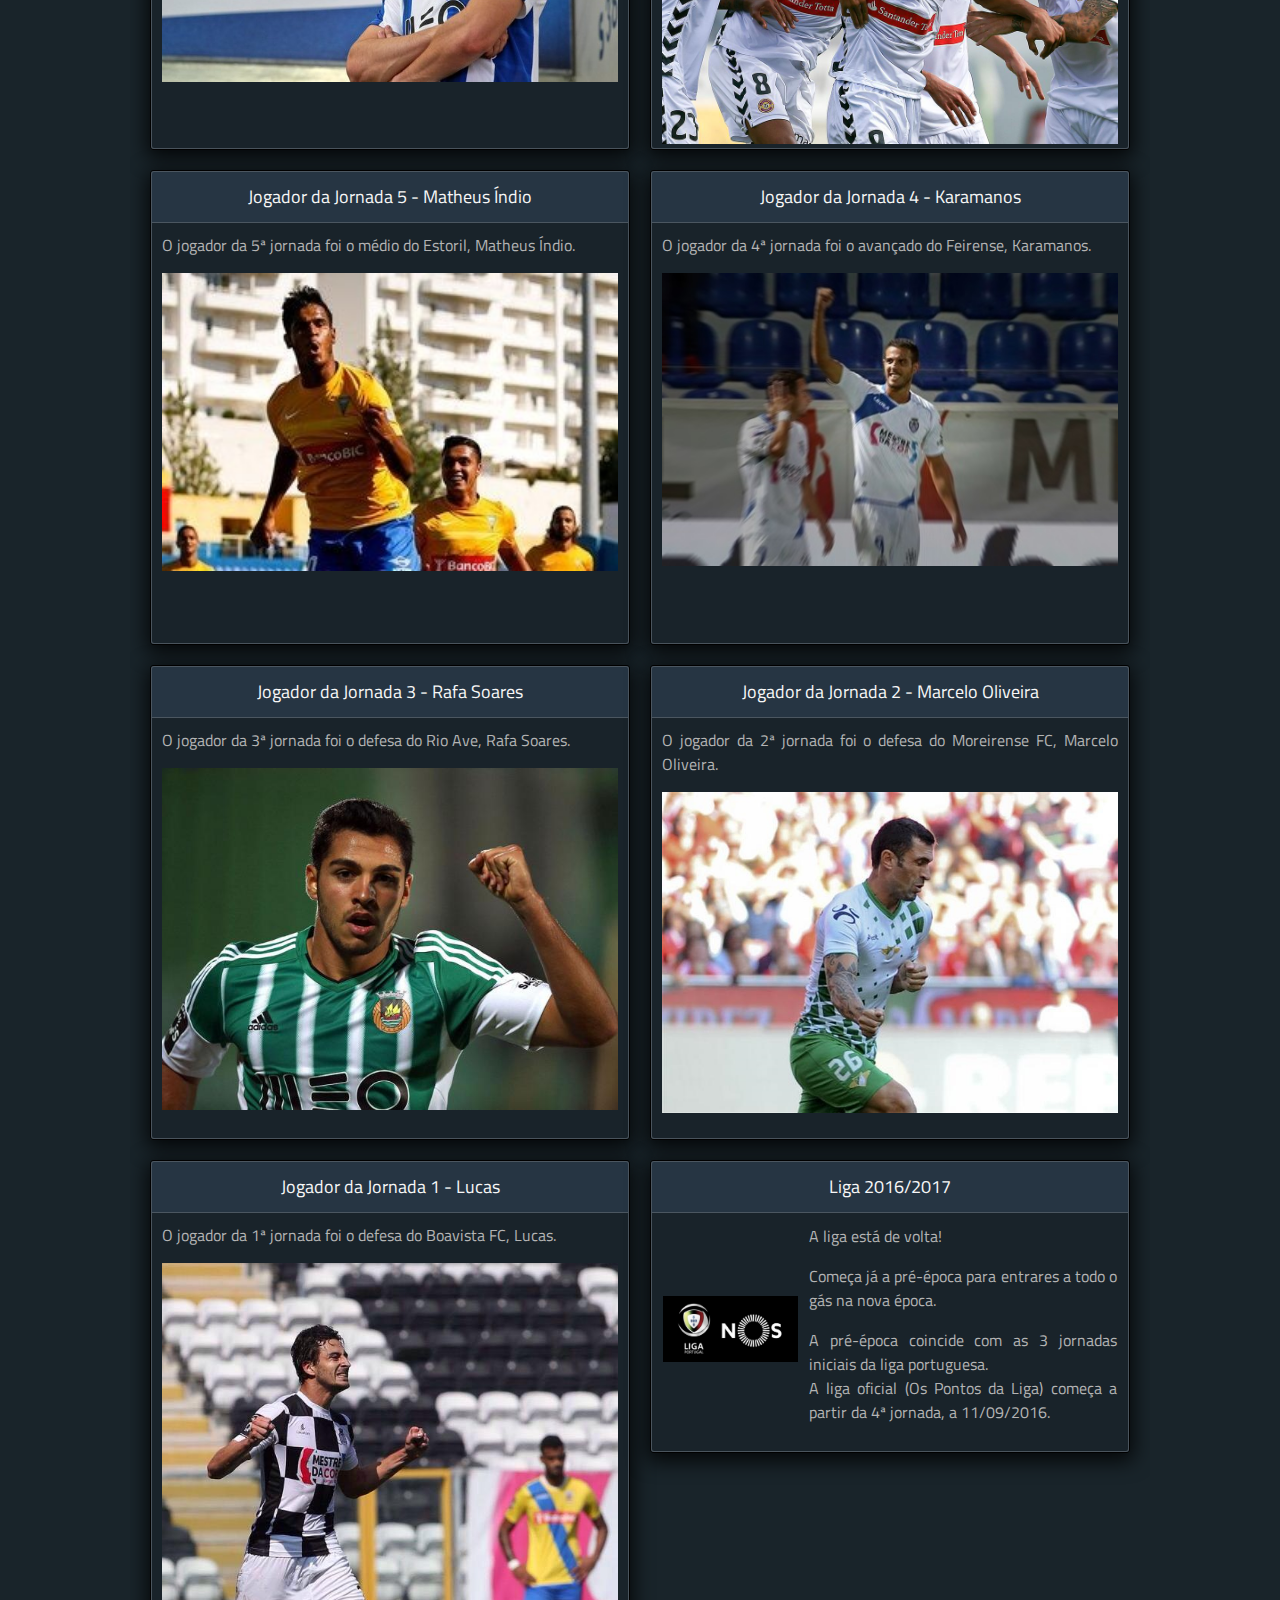
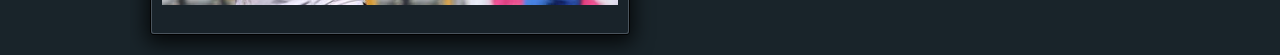
<file: 20162017/noticias.html>
<!DOCTYPE HTML>
<meta charset="utf-8" />
<html>
    <head>
        <link rel="icon" href="../img/OsPontosDaLiga.png">
        <link href="../css/main.css" rel="stylesheet">
        <link href='https://fonts.googleapis.com/css?family=Titillium+Web' rel='stylesheet' type='text/css'>
        <script src="../js/jquery.min.js" type="application/javascript"></script>
        <script src="../js/main.js" type="application/javascript"></script>
        <script src="../js/tracker.js" type="application/javascript"></script>
        <script>
            setStartPage(1);
        </script>
    </head>
    <body onload="runAfterPageLoad();" class="background-image-1617">
        <div id="header" class="background-image-dark-1617">
            <div class="centerPage headerLine">
                <div id="title">
                    <span>Os Pontos da Liga</span>
                    <select id="leagueSelect" onchange="setLeague();">
                      <option value="1516">2015 / 2016</option>
                      <option value="1617" selected>2016 / 2017</option>
                    </select>
                </div>
                <div id="userInfo"></div>
            </div>
            <div id="headerNav" class="centerPage headerLine">
                <div id="b1" class="hButton hSelected" onclick="setPageTo(1);">Notícias</div>
                <div id="b2" class="hButton" onclick="setPageTo(2);">Jogadores</div>
                <div id="b3" class="hButton" onclick="setPageTo(3);">Treinadores</div>
                <div id="b4" class="hButton" onclick="setPageTo(4);">Calendário</div>
                <div id="b5" class="hButton" onclick="setPageTo(5);">Classificação</div>
            <img id="MenuButton" class="dropbtn" onclick="$('#fbButton,#fbMenu').removeClass('showMenu');$('#MenuButton,#Menu').toggleClass('showMenu');"/>
                <div id="fbButton" class="dropbtn" onclick="$('#MenuButton, #Menu').removeClass('showMenu');$('#fbButton,#fbMenu').toggleClass('showMenu');">
                    <svg viewBox="0 0 16 16" xmlns="http://www.w3.org/2000/svg" fill-rule="evenodd" clip-rule="evenodd" stroke-linejoin="round" stroke-miterlimit="1.414"><path d="M15.117 0H.883C.395 0 0 .395 0 .883v14.234c0 .488.395.883.883.883h7.663V9.804H6.46V7.39h2.086V5.607c0-2.066 1.262-3.19 3.106-3.19.883 0 1.642.064 1.863.094v2.16h-1.28c-1 0-1.195.476-1.195 1.176v1.54h2.39l-.31 2.416h-2.08V16h4.077c.488 0 .883-.395.883-.883V.883C16 .395 15.605 0 15.117 0" fill-rule="nonzero"></path></svg>
                </div>
            </div>
        </div>

        <div id="dropdownMenu" class="centerPage">
            <div id="DropdownContainer">
                <div id="fbMenu">
                    <div class='dropdown-content'>

                    </div>
                </div>
                <div id="Menu">
                </div>
            </div>
        </div>
        <div id="page" class="centerPage">

            <div id="newsJogadorDaJornada" class="boxContainer box1of2">
                <div class="boxHeader">
                    Jogador da Jornada 31 - Bas Dost
                </div>
                <div class="boxContentFrame" style="height: 400px;">
                    <div class="boxContent">
                        <span>O jogador da 31ª jornada foi o avançado do Sporting CP, Bas Dost.</span>
                        </p>
                        <img src="../img/20162017/melhordajornada/melhordajornada25.jpg"
                             style="width:600px;"/>
                    </div>
                </div>
            </div>
        
            <div id="newsJogadorDaJornada" class="boxContainer box1of2">
                <div class="boxHeader">
                    Jogador da Jornada 30 - Raúl Silva
                </div>
                <div class="boxContentFrame" style="height: 400px;">
                    <div class="boxContent">
                        <span>O jogador da 30ª jornada foi o defesa do Maritimo M., Raúl Silva.</span>
                        </p>
                        <img src="../img/20162017/melhordajornada/melhordajornada16.jpg"
                             style="width:600px;"/>
                    </div>
                </div>
            </div>
        
            <div id="newsJogadorDaJornada" class="boxContainer box1of2">
                <div class="boxHeader">
                    Jogador da Jornada 29 - Kuca
                </div>
                <div class="boxContentFrame" style="height: 400px;">
                    <div class="boxContent">
                        <span>O jogador da 29ª jornada foi o avançado do FC Arouca, Kuca.</span>
                        </p>
                        <img src="../img/20162017/melhordajornada/melhordajornada29.jpg"
                             style="width:600px;"/>
                    </div>
                </div>
            </div>
            
            <div id="newsJogadorDaJornada" class="boxContainer box1of2">
                <div class="boxHeader">
                    Jogador da Jornada 28 - Bas Dost
                </div>
                <div class="boxContentFrame" style="height: 400px;">
                    <div class="boxContent">
                        <span>O jogador da 28ª jornada foi o avançado do Sporting CP, Bas Dost.</span>
                        </p>
                        <img src="../img/20162017/melhordajornada/melhordajornada25.jpg"
                             style="width:600px;"/>
                    </div>
                </div>
            </div>
            
            <div id="newsJogadorDaJornada" class="boxContainer box1of2">
                <div class="boxHeader">
                    Jogador da Jornada 27 - Erdem Sen
                </div>
                <div class="boxContentFrame" style="height: 400px;">
                    <div class="boxContent">
                        <span>O jogador da 27ª jornada foi o médio do Maritimo, Erdem Sen.</span>
                        </p>
                        <img src="../img/20162017/melhordajornada/melhordajornada27.jpg"
                             style="width:600px;"/>
                    </div>
                </div>
            </div>
            
            <div id="newsJogadorDaJornada" class="boxContainer box1of2">
                <div class="boxHeader">
                    Jogador da Jornada 26 - Luís Machado
                </div>
                <div class="boxContentFrame" style="height: 400px;">
                    <div class="boxContent">
                        <span>O jogador da 26ª jornada foi o avançado do Feirense, Luís Machado.</span>
                        </p>
                        <img src="../img/20162017/melhordajornada/melhordajornada26.jpg"
                             style="width:600px;"/>
                    </div>
                </div>
            </div>
            
            <div id="newsJogadorDaJornada" class="boxContainer box1of2">
                <div class="boxHeader">
                    Jogador da Jornada 25 - Bas Dost
                </div>
                <div class="boxContentFrame" style="height: 400px;">
                    <div class="boxContent">
                        <span>O jogador da 25ª jornada foi o avançado do Sporting CP, Bas Dost.</span>
                        </p>
                        <img src="../img/20162017/melhordajornada/melhordajornada25.jpg"
                             style="width:600px;"/>
                    </div>
                </div>
            </div>
            
            <div id="newsJogadorDaJornada" class="boxContainer box1of2">
                <div class="boxHeader">
                    Jogador da Jornada 24 - Rui Fonte
                </div>
                <div class="boxContentFrame" style="height: 400px;">
                    <div class="boxContent">
                        <span>O jogador da 24ª jornada foi o avançado do SC Braga, Rui Fonte.</span>
                        </p>
                        <img src="../img/20162017/melhordajornada/melhordajornada17.jpg"
                             style="width:600px;"/>
                    </div>
                </div>
            </div>
            
            <div id="newsJogadorDaJornada" class="boxContainer box1of2">
                <div class="boxHeader">
                    Jogador da Jornada 23 - Maurides
                </div>
                <div class="boxContentFrame" style="height: 400px;">
                    <div class="boxContent">
                        <span>O jogador da 23ª jornada foi o avançado do Os Belenenses, Maurides.</span>
                        </p>
                        <img src="../img/20162017/melhordajornada/melhordajornada23.jpg"
                             style="width:600px;"/>
                    </div>
                </div>
            </div>
            
            <div id="newsJogadorDaJornada" class="boxContainer box1of2">
                <div class="boxHeader">
                    Jogador da Jornada 22 - Welthon
                </div>
                <div class="boxContentFrame" style="height: 400px;">
                    <div class="boxContent">
                        <span>O jogador da 22ª jornada foi o avançado do FC P. Ferreira, Welthon.</span>
                        </p>
                        <img src="../img/20162017/melhordajornada/melhordajornada22.jpg"
                             style="width:600px;"/>
                    </div>
                </div>
            </div>
            
            <div id="newsJogadorDaJornada" class="boxContainer box1of2">
                <div class="boxHeader">
                    Jogador da Jornada 21 - Adrien
                </div>
                <div class="boxContentFrame" style="height: 400px;">
                    <div class="boxContent">
                        <span>O jogador da 21ª jornada foi o médio do Sporting CP, Adrien.</span>
                        </p>
                        <img src="../img/20162017/melhordajornada/melhordajornada21.jpg"
                             style="width:600px;"/>
                    </div>
                </div>
            </div>
            
            <div id="newsJogadorDaJornada" class="boxContainer box1of2">
                <div class="boxHeader">
                    Jogador da Jornada 20 - Soares
                </div>
                <div class="boxContentFrame" style="height: 400px;">
                    <div class="boxContent">
                        <span>O jogador da 20ª jornada foi o avançado do FC Porto, Soares.</span>
                        </p>
                        <img src="../img/20162017/melhordajornada/melhordajornada20.jpg"
                             style="width:600px;"/>
                    </div>
                </div>
            </div>
            
            <div id="newsJogadorDaJornada" class="boxContainer box1of2">
                <div class="boxHeader">
                    Jogador da Jornada 19 - João Diogo
                </div>
                <div class="boxContentFrame" style="height: 400px;">
                    <div class="boxContent">
                        <span>O jogador da 19ª jornada foi o defesa do Os Belenenses, João Diogo.</span>
                        </p>
                        <img src="../img/20162017/melhordajornada/melhordajornada19.jpg"
                             style="width:600px;"/>
                    </div>
                </div>
            </div>
            
            <div id="newsJogadorDaJornada" class="boxContainer box1of2">
                <div class="boxHeader">
                    Jogador da Jornada 18 - Pizzi
                </div>
                <div class="boxContentFrame" style="height: 400px;">
                    <div class="boxContent">
                        <span>O jogador da 18ª jornada foi o médio do SL Benfica, Pizzi.</span>
                        </p>
                        <img src="../img/20162017/melhordajornada/melhordajornada18.jpg"
                             style="width:600px;"/>
                    </div>
                </div>
            </div>
            
            <div id="newsJogadorDaJornada" class="boxContainer box1of2">
                <div class="boxHeader">
                    Jogador da Jornada 17 - Rui Fonte
                </div>
                <div class="boxContentFrame" style="height: 400px;">
                    <div class="boxContent">
                        <span>O jogador da 17ª jornada foi o avançado do SC Braga, Rui Fonte.</span>
                        </p>
                        <img src="../img/20162017/melhordajornada/melhordajornada17.jpg"
                             style="width:600px;"/>
                    </div>
                </div>
            </div>
            
            <div id="newsJogadorDaJornada" class="boxContainer box1of2">
                <div class="boxHeader">
                    Jogador da Jornada 16 - Raúl Silva
                </div>
                <div class="boxContentFrame" style="height: 400px;">
                    <div class="boxContent">
                        <span>O jogador da 16ª jornada foi o defesa do Maritimo M., Raúl Silva.</span>
                        </p>
                        <img src="../img/20162017/melhordajornada/melhordajornada16.jpg"
                             style="width:600px;"/>
                    </div>
                </div>
            </div>
            
            <div id="newsJogadorDaJornada" class="boxContainer box1of2">
                <div class="boxHeader">
                    Jogador da Jornada 15 - Vaná
                </div>
                <div class="boxContentFrame" style="height: 400px;">
                    <div class="boxContent">
                        <span>O jogador da 15ª jornada foi o guarda-redes do CD Feirense, Vaná.</span>
                        </p>
                        <img src="../img/20162017/melhordajornada/melhordajornada15.jpg"
                             style="width:600px;"/>
                    </div>
                </div>
            </div>
            
            <div id="newsJogadorDaJornada" class="boxContainer box1of2">
                <div class="boxHeader">
                    Jogador da Jornada 14 - Jorginho
                </div>
                <div class="boxContentFrame" style="height: 400px;">
                    <div class="boxContent">
                        <span>O jogador da 14ª jornada foi o avançado do SC Arouca, Jorginho.</span>
                        </p>
                        <img src="../img/20162017/melhordajornada/melhordajornada14.jpg"
                             style="width:600px;"/>
                    </div>
                </div>
            </div>
            
            <div id="newsJogadorDaJornada" class="boxContainer box1of2">
                <div class="boxHeader">
                    Jogador da Jornada 13 - Marcano
                </div>
                <div class="boxContentFrame" style="height: 400px;">
                    <div class="boxContent">
                        <span>O jogador da 13ª jornada foi o defesa do FC Porto, Marcano.</span>
                        </p>
                        <img src="../img/20162017/melhordajornada/melhordajornada13.jpg"
                             style="width:600px;"/>
                    </div>
                </div>
            </div>
            
            <div id="newsJogadorDaJornada" class="boxContainer box1of2">
                <div class="boxHeader">
                    Jogador da Jornada 12 - Nelsinho
                </div>
                <div class="boxContentFrame" style="height: 400px;">
                    <div class="boxContent">
                        <span>O jogador da 12ª jornada foi o defesa do SC Arouca, Nelsinho.</span>
                        </p>
                        <img src="../img/20162017/melhordajornada/melhordajornada12.jpg"
                             style="width:600px;"/>
                    </div>
                </div>
            </div>
            
            <div id="newsJogadorDaJornada" class="boxContainer box1of2">
                <div class="boxHeader">
                    Jogador da Jornada 11 - Wilson Eduardo
                </div>
                <div class="boxContentFrame" style="height: 400px;">
                    <div class="boxContent">
                        <span>O jogador da 11ª jornada foi o avançado do SC Braga, Wilson Eduardo.</span>
                        </p>
                        <img src="../img/20162017/melhordajornada/melhordajornada11.jpg"
                             style="width:600px;"/>
                    </div>
                </div>
            </div>
            
            <div id="newsJogadorDaJornada" class="boxContainer box1of2">
                <div class="boxHeader">
                    Jogador da Jornada 10 - Gustavo Tocantins
                </div>
                <div class="boxContentFrame" style="height: 400px;">
                    <div class="boxContent">
                        <span>O jogador da 10ª jornada foi o avançado do Estoril Praia, Gustavo Tocantins.</span>
                        </p>
                        <img src="../img/20162017/melhordajornada/melhordajornada10.jpg"
                             style="width:600px;"/>
                    </div>
                </div>
            </div>
            
            <div id="newsJogadorDaJornada" class="boxContainer box1of2">
                <div class="boxHeader">
                    Jogador da Jornada 9 - Moussa Marega
                </div>
                <div class="boxContentFrame" style="height: 400px;">
                    <div class="boxContent">
                        <span>O jogador da 9ª jornada foi o avançado do Vitória SC, Moussa Marega.</span>
                        </p>
                        <img src="../img/20162017/melhordajornada/melhordajornada9.jpg"
                             style="width:600px;"/>
                    </div>
                </div>
            </div>
            
            <div id="newsJogadorDaJornada" class="boxContainer box1of2">
                <div class="boxHeader">
                    Jogador da Jornada 8 - Álex Grimaldo
                </div>
                <div class="boxContentFrame" style="height: 400px;">
                    <div class="boxContent">
                        <span>O jogador da 8ª jornada foi o defesa do SL Benfica, Álex Grimaldo.</span>
                        </p>
                        <img src="../img/20162017/melhordajornada/melhordajornada8.jpg"
                             style="width:600px;"/>
                    </div>
                </div>
            </div>
            
            <div id="newsJogadorDaJornada" class="boxContainer box1of2">
                <div class="boxHeader">
                    Jogador da Jornada 7 - Diogo Jota
                </div>
                <div class="boxContentFrame" style="height: 400px;">
                    <div class="boxContent">
                        <span>O jogador da 7ª jornada foi o médio do FC Porto, Diogo Jota.</span>
                        </p>
                        <img src="../img/20162017/melhordajornada/melhordajornada7.jpg"
                             style="width:600px;"/>
                    </div>
                </div>
            </div>
            
            <div id="newsJogadorDaJornada" class="boxContainer box1of2">
                <div class="boxHeader">
                    Jogador da Jornada 6 - Okacha Hamzaoui
                </div>
                <div class="boxContentFrame" style="height: 400px;">
                    <div class="boxContent">
                        <span>O jogador da 6ª jornada foi o avançado do Nacional, Okacha Hamzaoui.</span>
                        </p>
                        <img src="../img/20162017/melhordajornada/melhordajornada6.jpg"
                             style="width:600px;"/>
                    </div>
                </div>
            </div>
            
            <div id="newsJogadorDaJornada" class="boxContainer box1of2">
                <div class="boxHeader">
                    Jogador da Jornada 5 - Matheus Índio
                </div>
                <div class="boxContentFrame" style="height: 400px;">
                    <div class="boxContent">
                        <span>O jogador da 5ª jornada foi o médio do Estoril, Matheus Índio.</span>
                        </p>
                        <img src="../img/20162017/melhordajornada/melhordajornada5.jpg"
                             style="width:600px;"/>
                    </div>
                </div>
            </div>
            
            <div id="newsJogadorDaJornada" class="boxContainer box1of2">
                <div class="boxHeader">
                    Jogador da Jornada 4 - Karamanos
                </div>
                <div class="boxContentFrame" style="height: 400px;">
                    <div class="boxContent">
                        <span>O jogador da 4ª jornada foi o avançado do Feirense, Karamanos.</span>
                        </p>
                        <img src="../img/20162017/melhordajornada/melhordajornada4.jpg"
                             style="width:600px;"/>
                    </div>
                </div>
            </div>
        
            <div id="newsJogadorDaJornada" class="boxContainer box1of2">
                <div class="boxHeader">
                    Jogador da Jornada 3 - Rafa Soares
                </div>
                <div class="boxContentFrame" style="height: 400px;">
                    <div class="boxContent">
                        <span>O jogador da 3ª jornada foi o defesa do Rio Ave, Rafa Soares.</span>
                        </p>
                        <img src="../img/20162017/melhordajornada/melhordajornada3.jpg"
                             style="width:600px;"/>
                    </div>
                </div>
            </div>
            
            <div id="newsJogadorDaJornada" class="boxContainer box1of2">
                <div class="boxHeader">
                    Jogador da Jornada 2 - Marcelo Oliveira
                </div>
                <div class="boxContentFrame" style="height: 400px;">
                    <div class="boxContent">
                        <span>O jogador da 2ª jornada foi o defesa do Moreirense FC, Marcelo Oliveira.</span>
                        </p>
                        <img src="../img/20162017/melhordajornada/melhordajornada2.jpg"
                             style="width:600px;"/>
                    </div>
                </div>
            </div>
        
            <div id="newsJogadorDaJornada" class="boxContainer box1of2">
                <div class="boxHeader">
                    Jogador da Jornada 1 - Lucas
                </div>
                <div class="boxContentFrame" style="height: 400px;">
                    <div class="boxContent">
                        <span>O jogador da 1ª jornada foi o defesa do Boavista FC, Lucas.</span>
                        </p>
                        <img src="../img/20162017/melhordajornada/melhordajornada1.jpg" />
                    </div>
                </div>
            </div>
            
            <div id="newsJogadorDaJornada" class="boxContainer box1of2">
                <div class="boxHeader">
                    Liga 2016/2017
                </div>
                <div class="boxContentFrame">
                    <div class="boxContent">
                        <table>
                            <tbody>
                            <tr>
                                <td style="width:30%;">
                                    <img src="../img/20162017/liga.jpg" />
                                </td>
                                <td style="vertical-align: top; padding-left: 10px;">
                                    <span>A liga está de volta!</span>
                                    </p>
                                    <p>Começa já a pré-época para entrares a todo o gás na nova época.</p>
                                <p>A pré-época coincide com as 3 jornadas iniciais da liga portuguesa.
                            </br>
                            A liga oficial (Os Pontos da Liga) começa a partir da 4ª jornada, a 11/09/2016.</p>
                                </td>
                            </tr>
                            </tbody>
                        </table>
                    </div>
                </div>
            </div>
        </div>
    </body>
</html>
</file>
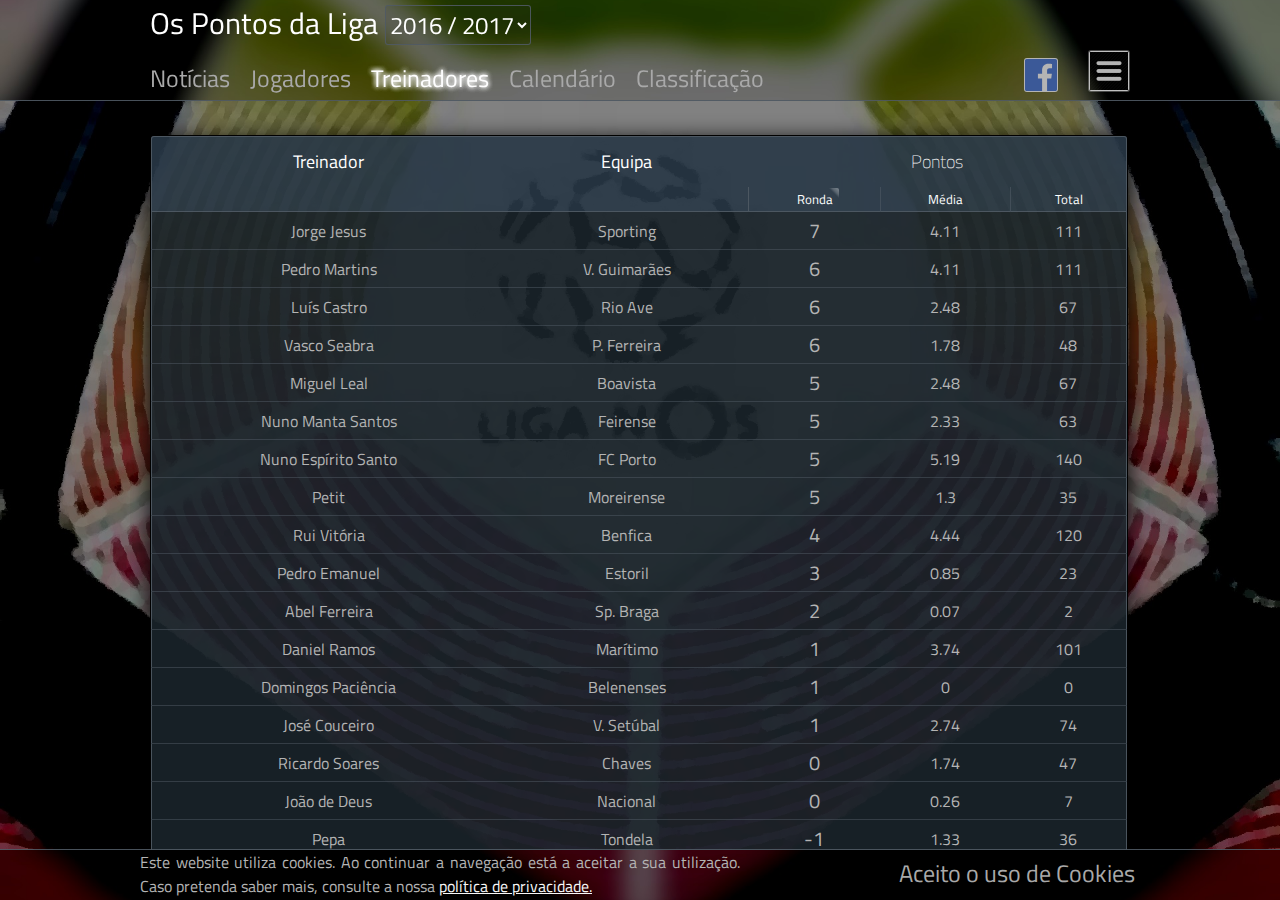
<file: 20162017/treinadores.html>
<!DOCTYPE HTML>
<meta charset="utf-8" />
<html>
    <head>
        <link rel="icon" href="../img/OsPontosDaLiga.png">
        <link href="../css/main.css" rel="stylesheet">
        <link href='https://fonts.googleapis.com/css?family=Titillium+Web' rel='stylesheet' type='text/css'>
        <script src="../js/jquery.min.js" type="application/javascript"></script>
        <script src="../js/main.js" type="application/javascript"></script>
        <script src="../js/tracker.js" type="application/javascript"></script>
        <script>
            setStartPage(3);
        </script>
    </head>
    <body onload="runAfterPageLoad();" class="background-image-1617">
        <div id="header" class="background-image-dark-1617">
            <div class="centerPage headerLine">
                <div id="title">
                    <span>Os Pontos da Liga</span>
                    <select id="leagueSelect" onchange="setLeague();">
                      <option value="1516">2015 / 2016</option>
                      <option value="1617" selected>2016 / 2017</option>
                    </select>
                </div>
                <div id="userInfo"></div>
            </div>
            <div id="headerNav" class="centerPage headerLine">
                <div id="b1" class="hButton" onclick="setPageTo(1);">Notícias</div>
                <div id="b2" class="hButton" onclick="setPageTo(2);">Jogadores</div>
                <div id="b3" class="hButton hSelected" onclick="setPageTo(3);">Treinadores</div>
                <div id="b4" class="hButton" onclick="setPageTo(4);">Calendário</div>
                <div id="b5" class="hButton" onclick="setPageTo(5);">Classificação</div>
			<img id="MenuButton" class="dropbtn" onclick="$('#fbButton,#fbMenu').removeClass('showMenu');$('#MenuButton,#Menu').toggleClass('showMenu');"  />
                <div id="fbButton" class="dropbtn" onclick="$('#MenuButton, #Menu').removeClass('showMenu');$('#fbButton,#fbMenu').toggleClass('showMenu');">
                    <svg viewBox="0 0 16 16" xmlns="http://www.w3.org/2000/svg" fill-rule="evenodd" clip-rule="evenodd" stroke-linejoin="round" stroke-miterlimit="1.414"><path d="M15.117 0H.883C.395 0 0 .395 0 .883v14.234c0 .488.395.883.883.883h7.663V9.804H6.46V7.39h2.086V5.607c0-2.066 1.262-3.19 3.106-3.19.883 0 1.642.064 1.863.094v2.16h-1.28c-1 0-1.195.476-1.195 1.176v1.54h2.39l-.31 2.416h-2.08V16h4.077c.488 0 .883-.395.883-.883V.883C16 .395 15.605 0 15.117 0" fill-rule="nonzero"></path></svg>
                </div>
            </div>
        </div>

        <div id="dropdownMenu" class="centerPage">
            <div id="DropdownContainer">
                <div id="fbMenu">
                    <div class='dropdown-content'>
                        
                    </div>
                </div>
                <div id="Menu">
                </div>
            </div>
        </div>
        <div id="page" class="centerPage">
            <table id="coaches" class="GenericTable box1of1">
                <thead class="sortBar">
                    <tr>
                        <th>
                            <button class="sort" data-sort="name">
                                Treinador
                            </button>
                        </th>
                        <th>
                            <button class="sort" data-sort="team">
                                Equipa
                            </button>
                        </th>
                        <th colspan="3">
                            Pontos
                        </th>
                    </tr>
                    <tr class="accent">
                        <th colspan="2" class="border"></th>
                        <th class="smallColumn">
                            <button class="sort" data-sort="roundPoints">
                                Ronda
                            </button>
                        </th>
                        <th class="smallColumn">
                            <button class="sort" data-sort="averagePointsPerRound">
                                Média
                            </button>
                        </th>
                        <th class="smallColumn">
                            <button class="sort" data-sort="totalPoints">
                                Total
                            </button>
                        </th>
                    </tr>
                </thead>
                <tbody class="list">
                </tbody>
            </table>
            
            <div id="coachdetails" class="boxContainer box1of1" style="display: none;">
                <div class="boxHeader">
                    Detalhes do Treinador
                </div>
                <div class="boxContentFrame">
                    <div class="boxContent scrollable">
                        <table style="width: 100%">
                            <tbody>
                                <tr>
                                    <td colspan="4" style="text-align: center;">
                                        Treinador a comparar
                                    </td>
                                    <td>
                                    </td>
                                    <td colspan="3" style="text-align: center;">
                                        Tipo de gráfico
                                    </td>
                                </tr>
                                <tr>
                                    <td style="width:15%; text-align: center;">
                                        <input type="radio" id="coach1" name="player" checked="true"/>
                                        <label for="coach1">Treinador 1</label>
                                    </td>
                                    <td style="width:15%; text-align: center;">
                                        <input type="radio" id="coach2" name="player"/>
                                        <label for="coach2">Treinador 2</label>
                                    </td>
                                    <td style="width:15%; text-align: center;">
                                        <input type="radio" id="coach3" name="player"/>
                                        <label for="coach3">Treinador 3</label>
                                    </td>
                                    <td style="width:15%; text-align: center;">
                                        <input type="radio" id="coach4" name="player"/>
                                        <label for="coach4">Treinador 4</label>
                                    </td>
                                    <td style="width:16%">
                                    </td>
                                    <td style="text-align: center;">
                                        <button id="graph1" class="mButton" onclick="javascript:selectedChartType = 0;loadChart();">Pts</button>
                                    </td>
                                    <td style="text-align: center;">
                                        <button id="graph2" class="mButton" onclick="javascript:selectedChartType = 1;loadChart();">&#8721;</button>
                                    </td>
                                    <td style="text-align: center;">
                                        <button id="graph3" class="mButton" onclick="javascript:selectedChartType = 2;loadChart();">x&#772;</button>
                                    </td>
                                </tr>
                            </tbody>
                        </table>
                        <canvas id="canvas1" height="200" width="800px"></canvas>
                    </div>
                </div>
            </div>
        </div>
    </body>
</html>

<script src="../js/dataaccess.js"></script>
<script src="../js/20162017/cinfo.js"></script>
<script>
    // Load Coaches
    
    getCoachIds().forEach(addCoachToList);
    
    function addCoachToList(item, index) {
        $(".list").append("<tr class='SelectableRow' onclick='getPaging(this.id)' id='"+ item +"'>" +
          "<td class='name normalColumn'>" + getCoachInfo(item)["name"] +" </td>" +
          "<td class='team normalColumn'>" + getCoachInfo(item)["team"] + "</td>" +
          "<td class='roundPoints smallColumn standOutCell'>" + getCoachInfo(item)["roundPoints"] + "</td>" +
          "<td class='averagePointsPerRound smallColumn'>" + getCoachInfo(item)["averagePointsPerRound"] + "</td>" +
          "<td class='totalPoints smallColumn'>" + getCoachInfo(item)["totalPoints"] + "</td>" +
            "</tr>");
    }
</script>
<script src="../js/list.js"></script>
<script>
    var options = {
      valueNames: [ 'name', 'team', 'roundPoints', 'averagePointsPerRound', 'totalPoints' ]
    };

    var userList = new List('page', options);
    userList.sort('roundPoints', { order: "desc" });
</script>

<script src="../js/chart.min.js"></script>
<script src="../js/20162017/cpoints.js"></script>
<script src="../js/20162017/ocpoints.js"></script>
<script src="../js/20162017/acpoints.js"></script>
<script>
    var slots = [0,0,0,0];
    var slotColors = ['255,255,255'
                      ,'255,0,0'
                      ,'0,255,0'
                      ,'85,85,255'];
    
    var selectedChartType = 0;
    
    function getCoachColor(slotId)
    {
        return slotColors[slotId];
    }
    
    function chooseCoach(coachId)
    {
        var c1 = document.getElementById('coach1');
        var c2 = document.getElementById('coach2');
        var c3 = document.getElementById('coach3');
        var c4 = document.getElementById('coach4');
        
       if ((c1.checked == true)) {
            slots[0] = coachId;
            return false;
        }
        else if ((c2.checked == true)) {
            slots[1] = coachId;
            return false;
        }
        else if ((c3.checked == true)) {
            slots[2] = coachId;
            return false;
        }
        else if ((c4.checked == true)) {
            slots[3] = coachId;
            return false;
        }   
    }
        
    var myLineChart1;
    
    function getCoachData(slotId) {
        if(selectedChartType == 0)
        {
            return getCoachPoints(slotId);
        }
        else if(selectedChartType == 1)
        {
            return getOverallCoachPoints(slotId);
        }
        else if(selectedChartType == 2)
        {
            return getAverageCoachPoints(slotId);
        }
    }

    function loadChart(){
        var index;
        var dataset = [];
        
        for (index = 0; index < slots.length; ++index) {
            if(slots[index] > 0)
            {
                dataset.push({
                    label: getCoachInfo(slots[index])["name"] + " (" + getCoachInfo(slots[index])["team"] + ")",
                    backgroundColor: "rgba(" + getCoachColor(index) + ",0.01)",
                    borderColor: "rgba(" + getCoachColor(index) + ",1)",
                    borderWidth: 1,
                    data : getCoachData(slots[index])
                });
            }
        }
        
        var chartData = {
            labels : getLabels20162017(),
            datasets : dataset,
        }
    
        drawChart(chartData);
	}
</script>

<script>
function drawChart(chartData) {
    if(myLineChart1 != null) { myLineChart1.destroy(); }
    
    var ctx = document.getElementById("canvas1").getContext("2d");
    myLineChart1 = new Chart(ctx, {
        type: 'line',
        data: chartData,
        options: {
            title: {
                display: true,
                fontColor: "rgba(247,247,247,1)",
                fontFamily: "'Titillium Web', 'sans-serif'",
                fontStyle: "normal",
                text: 'Pontos por Ronda'
            },
            legend: {
                display: true,
                labels: {
                    fontColor: "rgba(180,180,180,1)",
                    fontFamily: "'Titillium Web', 'sans-serif'"
                }
            }
        }
    });
}
    
function getPaging(str) {
    $("#coachdetails").show();
    
    chooseCoach(str);
    
    loadChart();
}
</script>
</file>
<file: css/main.css>
/* Facebook button */

#fbButton {
/*    display:inline-block;*/
    position: relative;
    top: 8px;
    width: 32px !important;
    height: 32px !important;
    padding: 0px;
    background: rgba(180,180,180,1);
    fill: #3B5998;
/*
    font-size: 30px;
    vertical-align: middle;
    text-align: center;
*/
/*    border-radius: 6px;*/
    border: 1px solid rgba(180, 180, 180, 0.4);
}

#fbMenu {
    display: none;
    border: 1px solid rgba(0,0,0,1);
    border-radius: 3px;
    box-shadow: 0px 5px 20px 3px rgba(0,0,0,0.8);
    position: absolute;
    left: -100px; /* (width - 40) * -1 */
    top: 55px;    
    
    color: white
}

#fbMenu .dropdown-content {
    width: 82px;
    padding: 20px 0px 20px 20px;
    margin: 0px;
    vertical-align: middle;
}

#fbMenu.showMenu {
    display: block;
    border: 1px solid rgba(0,0,0,1);
    box-shadow: 0px 5px 20px 3px rgba(0,0,0,0.8);
}

/*   DropDown Button   */

.dropbtn ~ .dropbtn {
    margin-right: 30px !important;
/*    border: 0px !important;*/
/*
    width: 30px !important;
    height: 30px !important;
*/
/*    background: white;*/
}

.dropbtn {
    float: right;
    cursor: pointer;
    width: 40px;
    height: 40px;
    border: 1px solid rgba(180,180,180,0.4);
    border-radius: 3px;
    
    -o-transition:background-color .3s;
    -ms-transition:background-color .3s;
    -moz-transition:background-color .3s;
    -webkit-transition:background-color .3s;
    transition:background-color .3s;
}

#MenuButton {
    margin-right: 10px;
    display:inline-block;
    background-color: transparent;
    color: transparent;
    background-image: url("./../img/menu.png");
}

#DropdownContainer {
    position: fixed;
    display: inline-block;
    /*padding: 20px 120px 0px 0px;*/
    padding: 0px;
    margin: 50px 0px 0px 947px;
    z-index: 1001;
}

#Menu {
    display: none;
    border: 1px solid rgba(0,0,0,1);
    border-radius: 3px;
    box-shadow: 0px 5px 20px 3px rgba(0,0,0,0.8);
    position: absolute;
    left: -160px; /* (width - 40) * -1 */
    top: 55px;
}

.dropdown-content {
    /*position: absolute;*/
    background: rgba(40,55,70,0.9);
    color: rgba(180, 180, 180, 1);
    
    width: 200px;
    /*left: -118px;*/
    border: 1px solid rgba(80,90,100,0.9);
    border-radius: 3px;
}

.dropdown-content a {
    color: inherit;
    padding: 10px 10px;
    font-size: 16px;
    text-decoration: none;
    display: block;
    border-radius: 3px;
}

.dropdown-content a:hover {
    background-color: rgba(135, 146, 152, 0.1);
    color: rgba(247,247,247,1);
}

#Menu.showMenu {
    display: block;
    border: 1px solid rgba(0,0,0,1);
    box-shadow: 0px 5px 20px 3px rgba(0,0,0,0.8);
}

.dropbtn.showMenu, #MenuButton:hover {
    background-color: rgba(135, 146, 152, 0.53) !important;
}

#fbButton.showMenu, #fbButton:hover {
    background-color: rgba(230, 230, 230, 1) !important;
}

.dropbtn.showMenu {
    box-shadow: inset 0 0 10px #000000;
}

/*      */

a {
    color: rgba(247,247,247,1);
}

.backgradient {
	/*background: -moz-radial-gradient(center, ellipse cover, rgba(68,146,159,0.56) 0%, rgba(0,83,101,1) 100%);*/
	/*background: -o-radial-gradient(center, ellipse cover, rgba(68,146,159,0.56) 0%, rgba(0,83,101,1) 100%);
	background: -ms-radial-gradient(center, ellipse cover, rgba(68,146,159,0.56) 0%, rgba(0,83,101,1) 100%);
	background: radial-gradient(center, ellipse cover, rgba(0,83,101,1) 0%, rgba(68,146,159,0.56) 100%);*/
    background: -webkit-radial-gradient(rgba(0,83,101,1) 40%,rgba(68,146,159,1));
}

.scrollable {
    display: block;
    overflow-y: auto;
    /*word-wrap: break-word;*/
}
.avatar {
  max-width: 150px;
}
img {
  max-width: 100%;
}

/*input {
  border:solid 1px #ccc;
  border-radius: 5px;
  padding:7px 14px;
  margin-bottom:10px
}
input:focus {
  outline:none;
  border-color:#aaa;
}*/
input {
    padding: 10px 0px;
    color: white !important;
    background: rgba(25,36,42,0.9);
    border-top: 0px solid black;
    border-left: 0px solid black;
    border-right: 0px solid black;
    border-bottom: 2px solid gray;
    box-shadow: 0px 5px 20px 3px rgba(0,0,0,0.8);
    border-radius: 3px;
}

input:focus {
    outline:none;
    border-bottom: 2px solid rgba(1,173,255,1);
}

.sortBar {
    background-color: #28a8e0;
}

.sort {
    border-radius: 2px;
    border:none;
    display:inline-block;
    color:#fff;
    text-decoration: none;
    background-color: transparent;
}
.sort:hover {
    cursor: pointer;
    text-decoration: none;
    background-color:#1b8aba !important;
    background-color: rgba(250,250,250, 0.1) !important;
}
.sort:focus {
  outline:none;
}
.sort.asc {
    background: rgba(250,250,250,0.4);
    background: linear-gradient(135deg, transparent 0%, transparent 85%,rgba(250,250,250,0.2) 90%, rgba(250,250,250,0.4) 100%);
}
.sort.desc {
    background: rgba(250,250,250,0.4);
    background: linear-gradient(45deg, transparent 0%, transparent 85%,rgba(250,250,250,0.2) 90%, rgba(250,250,250,0.4) 100%);
}

.sort .tooltiptext {
    visibility: hidden;
    visibility: visible;
    width: 120px;
    background-color: black;
    color: #fff;
    text-align: center;
    border-radius: 6px;
    padding: 5px 0;
    
    /* Position the tooltip */
    position: absolute;
    z-index: 1;
    bottom: 100%;
    left: 50%;
    margin-left: -60px;
}

.sort:hover .tooltiptext {
    visibility: visible;
}

.teste {
    width: 300px;
    height: 300px;
    background-image: url(./../images/gold.png);
    background-size: cover;
}

.teste2 {
    width: 300px;
    height: 300px;
    background-color: yellow;
    background-image: url(./../images/shade.png);
    background-repeat: repeat;
}

.teste3 {
    width: 300px;
    height: 300px;
    background-color: skyblue;
    background-image: url(./../images/brushed_alu.png);
    background-blend-mode: multiply;
    background-repeat: repeat;
}

/* Body & Font Specification */

html {
    font-family: 'Titillium Web', sans-serif;
}

body {
    margin: 0px;
    overflow-y: scroll;
    height: auto;
    margin: 0px auto;
    padding: 0px;
}

.small {
    font-size: small;
}

input {
    font-family: 'Titillium Web', sans-serif;
}

button {
    font-family: 'Titillium Web', sans-serif;
    font-size: inherit;
}

select {
    font-family: 'Titillium Web', sans-serif;
}

/* Calendar */

#container {
    width = 800px;
    height: 600px;
    background-color: rgba(55,55,88,0.9);
    padding: 10px;
}

.jornada {
    float: left;
    width: 200px;
    height: 200px;
    border: 1px solid black;
    margin: 5px;
}

/* Gradient Generator */

/* http://www.cssmatic.com/gradient-generator#'\-moz\-linear\-gradient\%28left\%2C\%20rgba\%28248\%2C80\%2C50\%2C1\%29\%200\%25\%2C\%20rgba\%28241\%2C111\%2C92\%2C1\%29\%2050\%25\%2C\%20rgba\%28246\%2C41\%2C12\%2C1\%29\%2051\%25\%2C\%20rgba\%28240\%2C47\%2C23\%2C1\%29\%2071\%25\%2C\%20rgba\%28231\%2C56\%2C39\%2C1\%29\%20100\%25\%29\%3B' */

/* Glass Header */

.background-image-1516 {
    background-color:rgba(25,36,42,1);
    background-image: url("./../img/20152016/background.jpg");
    background-repeat: no-repeat;
    background-attachment: fixed;
    background-position: center;
    background-size: cover;
}

.background-image-dark-1516 {
    background-color:rgba(25,36,42,1);
    background-image: url("./../img/20152016/background_dark.jpg");
    background-repeat: no-repeat;
    background-attachment: fixed;
    background-position: center;
    background-size: cover;
}

.background-image-1617 {
    background-color:rgba(25,36,42,1);
    background-image: url("./../img/20162017/background.jpg");
    
    background-repeat: no-repeat;
    background-attachment: fixed;
    background-position: center;
    background-size: cover;
}

.background-image-dark-1617 {
    background-color:rgba(25,36,42,1);
    background-image: url("./../img/20162017/background_dark.jpg");
    
    background-repeat: no-repeat;
    background-attachment: fixed;
    background-position: center;
    background-size: cover;
}

#header {
    /*min-width: 1000px;
    max-width: 100%;*/
    
    z-index: 1000;
    
    width: 100%;
    
    height: 100px;
    background-color: rgba(255,255,255,0.05);
    /*border-top: 1px solid rgba(255,255,255,0.17);*/
    border-bottom: 1px solid rgba(255,255,255,0.17);
    border-bottom: 1px solid rgba(80,90,100,0.9);
    
    box-shadow: 0px -0px 0px 0px rgba(0,0,0,0.8); /* test */
    
    position: fixed;
    overflow: hidden;
}

#headerBg {
    position: absolute;
    top: -5px;
    width: 100%;
    height: 105px;
    z-index: -1;
    /*-webkit-filter: blur(3px) brightness(0.75);*/
}

.glass {
    -o-filter: blur(3px) brightness(0.75);
    -ms-filter: blur(3px) brightness(0.75);
    -moz-filter: blur(3px) brightness(0.75);
    -webkit-filter: blur(3px) brightness(0.75);
    filter: blur(3px) brightness(0.75);
}

.headerLine {
    height: 50px;
}

#title
{
    float: left;
    width: 470px;
    color: white;
    font-size: 30px;
    font-weight: 500;
    margin-left: 10px;
}

#userInfo {
    text-align: right;
    float: right;
    width: 470px;
    color: white;
}

select {
    font-size: 24px;
    color: white;
    background-color: transparent;
    /*transition: background-color 0.2s ease-in;*/
    border: 1px solid rgba(80,90,100,0.9);
    border-radius: 3px;
    
    background-color: rgba(25,36,42,0.1);
}

select:hover {
    background-color: rgba(25,36,42,0.9);
}

select > option {
    background-color: rgba(25,36,42,0.9);
}

.centerPage {
    margin: 0 auto;
    min-width: 1000px;
    max-width: 1000px;
}

.hButton {
    float: left;
    height: 1em;
    margin: 10px 10px 10px 10px;
    font-size: x-large;
    color: darkgray;
    cursor: pointer;
    
    -o-transition:.3s;
    -ms-transition:.3s;
    -moz-transition:.3s;
    -webkit-transition:.3s;
    transition:.3s;
}

.hButton:hover {
    color: white;
}

.hSelected {
    color: white;
    text-shadow: 0 0 0.2em #EEE, 0 0 0.2em #EEE, 0 0 0.2em #EEE;
}

/* Footer */

#footer {
    z-index: 1000;
    position: fixed;
    bottom: 0px;
    left: 0px;
    right: 0px;
    height: 50px;
    border-top: 1px solid rgba(80,90,100,0.9);
    color: rgba(180,180,180,1);
}

#footerBg {
    position: absolute;
    bottom: 0px;
    width: 100%;
    height: 50px;
    z-index: -1;
    /*-webkit-filter: blur(3px) brightness(0.75);*/
}

.footerInfo{
    float:left;
    width: 600px;
    text-align: justify;
    vertical-align: middle;
}

/* Page Content*/

#page {
    overflow:auto;
    padding: 125px 10px 10px 10px;
    z-index: -2;
}

.boxContainer {
    float: left;
    margin: 10px;
    border: 1px solid rgba(0,0,0,1);
    border-radius: 3px;
    box-shadow: 0px 5px 20px 3px rgba(0,0,0,0.8);
}

.boxHeader {
    height: 50px;
    background: rgba(40,55,70,0.9);
    border: 1px solid rgba(80,90,100,0.9);
    border-top-left-radius: 3px;
    border-top-right-radius: 3px;
    color: rgba(247,247,247,1);
    
    font-size: large;
    text-align: center;
    line-height: 50px;
}

.boxContentFrame {
    /*height: 300px;*/
    background: rgba(25,36,42,0.9);
    border-bottom: 1px solid rgba(80,90,100,0.9);
    border-left: 1px solid rgba(80,90,100,0.9);
    border-right: 1px solid rgba(80,90,100,0.9);
    border-bottom-left-radius: 3px;
    border-bottom-right-radius: 3px;
    color: rgba(180,180,180,1);
    padding: 10px;
    
    /*box-shadow: 0px 5px 20px 3px rgba(0,0,0,0.8) inset;*/
}

.boxContent {
    height: 100%;
    text-align: justify;
}

.box1of1
{
    width: 978px !important;
}

.box1of2
{
    width: 478px;
}

.box1of3
{
    width: 311px;
}

.box2of3
{
    width: 575px;
}

.boxShort
{
    height: 3em;
}

.boxNormal
{
    height: 8em;
}

.boxTall
{
    height: 15em;
}

/* Text and Fonts */

h2 {
    top: 20px;
    padding-top: -15px;
    font-size: x-large;
    text-align: center;
}

.note {
    color: rgba(0,170,215,1);
}

.match {
    width: 100%;
}

.match-score:not(.note) {
    font-weight: bold;
}

.match .text-right, .match .text-xs-right {
    width: 40%;
    text-align: right;
} 

.match .text-center, .match .text-xs-center {
    width: 20%;
    text-align: center;
}

.match .text-left {
    width: 40%;
    text-align: left;
}

.table {
    width: 100%;
}

/* Scrollbars */
/* http://mikethedj4.github.io/Webkit-Scrollbar-Generator/ */

::-webkit-scrollbar {
    width: 9px;
    padding: 3px;
}
::-webkit-scrollbar-button {
}
::-webkit-scrollbar-track {
    background-color: rgba(25,36,42,1);
}
::-webkit-scrollbar-track-piece {
}
::-webkit-scrollbar-thumb {
    background-color: rgba(80,90,100,0.9);
    border-radius: 3px;
    margin-right: 3px;
    padding: 3px;
    /*border-left: 5px solid rgba(25,36,42,1);*/
}
::-webkit-scrollbar-thumb:hover {
    background-color: rgba(80,90,100,1);
}
::-webkit-scrollbar-corner {
    background: transparent;
    background-color: #222;
}
::-webkit-resizer {
}

/* search list */
#players {
    margin: 10px;
}

table{
    border-spacing: 0px;
}

th {
    padding: 0px;
}

.search, .fuzzy-search {
    width: 100%;
    font-size: x-large;
    text-indent: 1em;
    margin-bottom:25px;
}

.clearSearch {
    position: absolute;
    top: -82px;
    left: 940px;
    font-weight: 900;
    
    opacity: 0;
}

.showClearSearch {
    opacity: 100;
}

#searchFilters {
    position: relative;
    top: -20px;
}

.list {
    color: rgba(180,180,180,1);
}

/*
.list tr:first-child td{
    padding-top: 20px;
}

.list tr:last-child td{
    padding-bottom: 20px;
}
*/

/*.list > li:first {
    border-top: 1px solid rgba(80,90,100,0.9);
}

.list > li {
    display:block;
    border-bottom: 1px solid rgba(80,90,100,0.9);
}*/

.playerDetails
{
/*    position: relative;*/
    left: 0px;
    width: 220px;
    height: 50px;
}

#players .name {
    height: 20px;
    font-size: 18px;
    margin: 8px 0em 0em 10px;
    font-weight: normal;
    font-weight:bold;
}

#players .positionDescription {
    float: left;
    margin: 0px;
    font-size: 12px;
    margin: 0em 0em 0em 10px;
}

#players .rankDescription {
    float: left;
    margin: 0px;
    font-size: 12px;
    margin: 0em 0em 0em .3em;
}

#players .team {
    float: left;
    margin: 0px;
    font-size: 12px;
    margin: 0em 0.3em 0em;
}

.standOutCell {
    font-size:1.25em;
    padding: 0 auto !important;
}

.smallColumn {
    /*float: right;*/
    width: 30px;
    margin:0;
    padding-left: 5px;
    padding-right: 5px;
    border-left: rgba(255, 255, 255, 0.5);
}

.normalColumn {
    padding: 0px;
    text-align: center;
    white-space: nowrap;
}

thead .normalColumn {
    width: 70px;
}

tbody .normalColumn {
    width: 71px;
}

.largeColumn {
    /*float: right;*/
    width: 100px;
    margin:0;
    padding-left: 5px;
    padding-right: 5px;
    border-left: rgba(255, 255, 255, 0.5);
}

.lastColumn {
    padding-right: 13px;
}

/* styled table */
.styledTable {
    float: left;
    border: 1px solid rgba(0, 0, 0, 1);
    border-radius: 3px;
    box-shadow: 0px 5px 20px 3px rgba(0, 0, 0, 0.8);
    border-spacing: 0px;
    width:100%;
}

.styledTable thead {
  height: 50px;
  background: rgba(40, 55, 70, 0.9);
  border: 1px solid rgba(80, 90, 100, 0.9);
  border-top-left-radius: 3px;
  border-top-right-radius: 3px;
  color: rgba(247, 247, 247, 1);
  text-align: center;
  line-height: 50px;
}

.styledTable th {
    font-weight: 100;
}

.styledTable thead tr:first-child th {
    border-top: 1px solid rgba(80, 90, 100, 0.9);
}

.styledTable thead tr:last-child th {
  border-bottom: 1px solid rgba(80, 90, 100, 0.9);
}

.styledTable thead tr th:first-child {
  border-left: 1px solid rgba(80, 90, 100, 0.9);
}

.styledTable thead tr:first-child th:first-child {
  border-top-left-radius: 3px;
}

.styledTable thead tr th:last-child {
  border-right: 1px solid rgba(80, 90, 100, 0.9);
}

.styledTable thead tr:first-child th:last-child {
  border-top-right-radius: 3px;
}

.styledTable .accent {
  background: transparent;
    line-height: 24px;
    
  color: rgba(247, 247, 247, 1);
  font-size: small;
  text-align: center;
}

.styledTable .accent th:not(:empty) + :not(first-child) {
    border-left: 1px solid rgba(80, 90, 100, 0.5);
}

.styledTable .accent th:not(:empty) + :last-child {
    border-left: 1px solid rgba(80, 90, 100, 0.5);
}

.styledTable .accent .border + th {
    border-left: 1px solid rgba(80, 90, 100, 0.9) !important;
}

.styledTable>tbody>tr>td:first-child {
    border-left: 1px solid rgba(80, 90, 100, 0.9);
    border-bottom-left-radius: 3px;
    border-bottom-right-radius: 3px;
}

.styledTable>tbody>tr>td {
    padding: 3px;
    border-bottom: 1px solid rgba(80, 90, 100, 0.9);
    background: rgba(25, 36, 42, 0.9);
}

.styledTable>tbody>tr>td:last-child {
  border-right: 1px solid rgba(80, 90, 100, 0.9);
}

.listRow {
    height: 62px;
}

.listRow:hover {
    background-color: rgba(25, 36, 42, 1);
    border: 1px solid #FF0000;
    border-top: 1px solid rgba(225, 36, 42, 0.9);
    cursor: pointer;
}

.listRow td:first-child {
    border-left: 1px solid transparent;
}

.listRow td {
    border-top: 1px solid transparent;
    border-bottom: 1px solid transparent;
    
    border-bottom: 1px solid rgba(200,200,200,0.1);
}

.listRow td:last-child {
    border-right: 1px solid transparent;
}

.listRow:hover td:first-child {
    padding-left: 1px;
    border-left: 1px solid rgba(0,170,215,1);
}

.listRow:hover td {
    border-top: 1px solid rgba(0,170,215,1);
    border-bottom: 1px solid rgba(0,170,215,1);
    padding-top: 1px;
    padding-bottom: 1px;
}

.listRow:hover td:last-child {
    margin-right: 5px;
    border-right: 1px solid rgba(0,170,215,1);
}

.rank1 {
    color: darkorange;
}

.rank2 {
    color: blueviolet;
}

.rank3 {
    color:forestgreen;
}

.rank4 {
    color: dodgerblue;
}

.rank5{
    color: rgba(100,100,100,1);
}

/* Tables */

.GenericTable {
  float: left;
  margin: 10px;
  border: 1px solid rgba(0, 0, 0, 1);
  border-radius: 3px;
  box-shadow: 0px 5px 20px 3px rgba(0, 0, 0, 0.8);
  border-spacing: 0px;
}

.GenericTable thead {
  height: 50px;
  background: rgba(40, 55, 70, 0.9);
  border: 1px solid rgba(80, 90, 100, 0.9);
  border-top-left-radius: 3px;
  border-top-right-radius: 3px;
  color: rgba(247, 247, 247, 1);
  font-size: large;
  text-align: center;
  line-height: 50px;
}

.GenericTable th {
  font-weight: 100;
}

.GenericTable thead tr:first-child th {
  border-top: 1px solid rgba(80, 90, 100, 0.9);
}

.GenericTable thead tr:last-child th {
  border-bottom: 1px solid rgba(80, 90, 100, 0.9);
}

.GenericTable thead tr th:first-child {
  border-left: 1px solid rgba(80, 90, 100, 0.9);
}

.GenericTable thead tr:first-child th:first-child {
  border-top-left-radius: 3px;
}

.GenericTable thead tr th:last-child {
  border-right: 1px solid rgba(80, 90, 100, 0.9);
}

.GenericTable thead tr:first-child th:last-child {
  border-top-right-radius: 3px;
}

.GenericTable .accent {
  background: transparent;
  line-height: 24px;
    
  color: rgba(247, 247, 247, 1);
  font-size: small;
  text-align: center;
}

.GenericTable .accent th:not(:empty) + :not(first-child) {
    border-left: 1px solid rgba(80, 90, 100, 0.6);
}

.GenericTable .accent th:not(:empty) + :last-child {
    border-left: 1px solid rgba(80, 90, 100, 0.6);
}

.GenericTable .accent .border + th {
    border-left: 1px solid rgba(80, 90, 100, 0.9) !important;
}

.GenericTable tbody tr {
  background: rgba(25, 36, 42, 0.9);
  color: rgba(180, 180, 180, 1);
}

.GenericTable tbody tr td {
  padding: 3px 10px 3px 10px;
    text-align: center;
}

.GenericTable tbody tr td:nth-child(1)
{
    border-left: 1px solid rgba(80, 90, 100, 0.9);
}

.GenericTable tbody tr:not(:first-child) td {
    border-top: 1px solid rgba(80, 90, 100, 0.5);
}

.GenericTable tbody tr:not(.accent) .divider + td, .GenericTable tbody tr:not(.accent) .border + td {
  border-left: 1px solid rgba(80, 90, 100, 0.9);
}

.GenericTable tbody tr:not(.accent) td:last-child {
  border-right: 1px solid rgba(80, 90, 100, 0.9);
}

.GenericTable tbody tr:last-child td:first-child {
  border-bottom-left-radius: 3px;
}

.GenericTable tbody tr:last-child td {
  border-bottom: 1px solid rgba(80, 90, 100, 0.9);
}

.GenericTable tbody tr:last-child td:last-child {
  border-bottom-right-radius: 3px;
}

.SelectableRow:hover td {
    cursor: pointer;
    background-color: rgba(135, 146, 152, 0.1);
    color: rgba(247,247,247,1);
}

/* Up / Down Arrows */

#classificacao tbody tr:not(.accent) td:first-child {
    text-align: right;
}

#classificacao tbody tr:not(.accent) td:first-child img {
    float: left;
}

/* Grid */

#classificacao tbody tr:not(.accent) td:nth-child(n+3) {
  border-left: 1px solid rgba(80, 90, 100, 0.5);
}

/* Place colors */

#classificacao .standings-first { 
    color: rgba(240,210,0,1) !important;
}

#classificacao .md-sg-1, #classificacao .standings-champions {
    color: rgba(220,220,220,1);
}

#classificacao .md-sg-2, #classificacao .standings-champions-playoff {
    color: rgba(210,210,210,1);
}

#classificacao .md-sg-3, #classificacao .standings-uefa {
    color: rgba(200,200,200,1);
}

#classificacao .md-sg-4, #classificacao .standings-uefa-playoff {
    color: rgba(190,190,190,1);
}

#classificacao .md-sg-5, #classificacao .standings-relegated {
    color: rgba(200,50,50,1);
}

/* CHECKBOXES */

/* Base for label styling */
[type="checkbox"]:not(:checked),
[type="checkbox"]:checked {
  position: absolute;
  left: -9999px;
}
[type="checkbox"]:not(:checked) + label,
[type="checkbox"]:checked + label {
  position: relative;
  padding-left: 25px;
  cursor: pointer;
}

/* checkbox aspect */
[type="checkbox"]:not(:checked) + label:before,
[type="checkbox"]:checked + label:before {
  content: '';
  position: absolute;
  left:0; top: 2px;
  width: 17px; height: 17px;
  border: 1px solid #aaa;
  background: #f8f8f8;
  border-radius: 3px;
  box-shadow: inset 0 1px 3px rgba(0,0,0,.3)
}
/* checked mark aspect */
[type="checkbox"]:not(:checked) + label:after,
[type="checkbox"]:checked + label:after {
  content: '✔';
  position: absolute;
  top: 5px; left: 3px;
  font-size: 18px;
  line-height: 0.8;
  color: rgba(0,170,215,1);
  transition: all .2s;
}
/* checked mark aspect changes */
[type="checkbox"]:not(:checked) + label:after {
  opacity: 0;
  transform: scale(0);
}
[type="checkbox"]:checked + label:after {
  opacity: 1;
  transform: scale(1);
}
/* disabled checkbox */
[type="checkbox"]:disabled:not(:checked) + label:before,
[type="checkbox"]:disabled:checked + label:before {
  box-shadow: none;
  border-color: #bbb;
  background-color: #ddd;
}
[type="checkbox"]:disabled:checked + label:after {
  color: #999;
}
[type="checkbox"]:disabled + label {
  color: #aaa;
}
/* accessibility */
[type="checkbox"]:checked:focus + label:before,
[type="checkbox"]:not(:checked):focus + label:before {
  border: 1px dotted blue;
}

/* hover style just for information */
label:hover:before {
  border: 1px solid #4778d9!important;
}

/* RADIOS */

[type="radio"] {
    z-index: -100;
    background: yellow;
}

/* Base for label styling */
[type="radio"]:not(:checked),
[type="radio"]:checked {
  position: absolute;
  left: -9999px;
}
[type="radio"]:not(:checked) + label,
[type="radio"]:checked + label {
  position: relative;
  padding-left: 25px;
  cursor: pointer;
}

/* radio aspect */
[type="radio"]:not(:checked) + label:before,
[type="radio"]:checked + label:before {
  content: '';
  position: absolute;
  left:0; top: 2px;
  width: 17px; height: 17px;
  border: 1px solid #aaa;
  background: #f8f8f8;
  border-radius: 30px;
  box-shadow: inset 0 1px 3px rgba(0,0,0,.3)
}
/* checked mark aspect */
[type="radio"]:not(:checked) + label:after,
[type="radio"]:checked + label:after {
  content: '✘';
  position: absolute;
  top: 4px; left: 2px;
  font-size: 18px;
  line-height: 0.8;
    color: rgba(0,170,215,1);
  transition: all .2s;
}
/* checked mark aspect changes */
[type="radio"]:not(:checked) + label:after {
  opacity: 0;
  transform: scale(0);
}
[type="radio"]:checked + label:after {
  opacity: 1;
  transform: scale(1);
}
/* disabled radio */
[type="radio"]:disabled:not(:checked) + label:before,
[type="radio"]:disabled:checked + label:before {
  box-shadow: none;
  border-color: #bbb;
  background-color: #ddd;
}
[type="radio"]:disabled:checked + label:after {
  color: #999;
}
[type="radio"]:disabled + label {
  color: #aaa;
}
/* accessibility */
[type="radio"]:checked:focus + label:before,
[type="radio"]:not(:checked):focus + label:before {
  border: 1px dotted blue;
}

/* hover style just for information */
label:hover:before {
  border: 1px solid #4778d9!important;
}

/* BUTTONS */

.mButton {
	-moz-box-shadow:inset 0px 1px 0px 0px #54a3f7;
	-webkit-box-shadow:inset 0px 1px 0px 0px #54a3f7;
	box-shadow:inset 0px 1px 0px 0px #54a3f7;
	background:-webkit-gradient(linear, left top, left bottom, color-stop(0.05, #007dc1), color-stop(1, #0061a7));
	background:-moz-linear-gradient(top, #007dc1 5%, #0061a7 100%);
	background:-webkit-linear-gradient(top, #007dc1 5%, #0061a7 100%);
	background:-o-linear-gradient(top, #007dc1 5%, #0061a7 100%);
	background:-ms-linear-gradient(top, #007dc1 5%, #0061a7 100%);
	background:linear-gradient(to bottom, #007dc1 5%, #0061a7 100%);
	filter:progid:DXImageTransform.Microsoft.gradient(startColorstr='#007dc1', endColorstr='#0061a7',GradientType=0);
	background-color:#007dc1;
	-moz-border-radius:3px;
	-webkit-border-radius:3px;
	border-radius:3px;
	border:1px solid #124d77;
	display:inline-block;
	cursor:pointer;
    color:rgba(247,247,247,1);
	/*font-family:Arial;
	font-size:13px;*/

    /*	padding:6px 24px;*/
    padding: 3px 12px;
    
	text-decoration:none;
	text-shadow:0px 1px 0px #154682;
}
.mButton:hover {
	background:-webkit-gradient(linear, left top, left bottom, color-stop(0.05, #0061a7), color-stop(1, #007dc1));
	background:-moz-linear-gradient(top, #0061a7 5%, #007dc1 100%);
	background:-webkit-linear-gradient(top, #0061a7 5%, #007dc1 100%);
	background:-o-linear-gradient(top, #0061a7 5%, #007dc1 100%);
	background:-ms-linear-gradient(top, #0061a7 5%, #007dc1 100%);
	background:linear-gradient(to bottom, #0061a7 5%, #007dc1 100%);
	filter:progid:DXImageTransform.Microsoft.gradient(startColorstr='#0061a7', endColorstr='#007dc1',GradientType=0);
	background-color:#0061a7;
}
.mButton:active {
	position:relative;
	top:1px;
}

.mMini {
    padding: 2px 6px;
    font-size: 15px;
}

/* PLAYER COMPARISON */

.listRow:hover .playerOptions .mButton {
    display: inline;
}

.listRow:hover .playerOptions div{
    display: block;
}

.playerOptions {
    z-index: 10;
    position: absolute;
    
    position: relative;
    
    height: 0px;
    width: 965px;
    width: 0px;
}

/*
.playerOptions .portrait {
    display: none;
    position: relative;
    
    position: absolute;
    
    top:-106px;
    left: 812px;
    width: 100px;
    height: 100px;
    background-size: cover;
    background-repeat: no-repeat;
    background-position: 50% 0%;
    opacity: 1;
    
    border: 1px solid rgba(0,170,215,1);
    border-top-left-radius: 6px;
    border-top-right-radius: 6px;
}
*/

.playerOptions .portrait {
    position: absolute;
    top: 0px;
    left: 0px;
        width: 300px;
    height: 300px;
    z-index: 20;
}


.playerOptions .topRightOptions {
    display: none;
    position: relative;
    z-index: 10;
    top: -18px; /*without portrait*/
    top: -118px; /*with portrait*/
    left: 770px;
    padding: 0px 18px;
    margin-right: 5px;
    font-size: 14px;
    
    margin-right: 0px;
    /*border: 1px solid rgba(0,170,215,1);*/
}

.playerOptions .bottomRightOptions {
    display: none;
    position: relative;
    z-index: 10;
    top: 44px; /*without portrait*/
    top: -56px; /*with portrait*/
    left: 587px;
    padding: 0px 18px;
    margin-right: 5px;
    font-size: 14px;
    
    margin-right: 0px;
    /*border: 1px solid rgba(0,170,215,1);*/
}
</file>
<file: css/classificacao.css>
/* Classificacao */

#classificacao {
  float: left;
  margin: 10px;
  border: 1px solid rgba(0, 0, 0, 1);
  border-radius: 3px;
  box-shadow: 0px 5px 20px 3px rgba(0, 0, 0, 0.8);
  border-spacing: 0px;
}

#classificacao thead {
  height: 50px;
  background: rgba(40, 55, 70, 0.9);
  border: 1px solid rgba(80, 90, 100, 0.9);
  border-top-left-radius: 3px;
  border-top-right-radius: 3px;
  color: rgba(247, 247, 247, 1);
  font-size: large;
  text-align: center;
  line-height: 50px;
}

#classificacao th {
  font-weight: 100;
  border-top: 1px solid rgba(80, 90, 100, 0.9);
}

#classificacao thead tr th:first-child {
  border-left: 1px solid rgba(80, 90, 100, 0.9);
  border-top-left-radius: 3px;
}

#classificacao thead tr th:last-child {
  border-right: 1px solid rgba(80, 90, 100, 0.9);
  border-top-right-radius: 3px;
}

#classificacao .accent {
  background: transparent;
  background: rgba(40, 55, 70, 0.9);
  color: rgba(247, 247, 247, 1);
  font-size: small;
  text-align: center;
}

#classificacao .accent td:not(:empty), #classificacao .accent td:not(:empty) + td {
    border-left: 1px solid rgba(80, 90, 100, 0.5);
}

#classificacao .accent .divider + td, #classificacao .accent .border + td {
    border-left: 1px solid rgba(80, 90, 100, 0.9) !important;
}

#classificacao .accent td:last-child {
  border-right: 1px solid rgba(80, 90, 100, 0.9);
}

#classificacao tbody tr {
  background: rgba(25, 36, 42, 0.9);
  color: rgba(180, 180, 180, 1);
}

#classificacao tbody tr td {
  padding-left: 5px;
  padding-right: 5px;
  padding: 3px 10px 3px 10px;
    text-align: center;
}

#classificacao tbody tr td:nth-child(1)
{
    border-left: 1px solid rgba(80, 90, 100, 0.9);
}

#classificacao tbody tr:not(.accent) td {
    border-top: 1px solid rgba(80, 90, 100, 0.5);
}

#classificacao tbody tr.accent + tr > td {
    border-top: 1px solid rgba(80, 90, 100, 0.9);
}

#classificacao tbody tr:not(.accent) td:nth-child(n+3) {
  border-left: 1px solid rgba(80, 90, 100, 0.5);
}

#classificacao tbody tr:not(.accent) .divider + td, #classificacao tbody tr:not(.accent) .border + td {
  border-left: 1px solid rgba(80, 90, 100, 0.9);
}

#classificacao tbody tr:not(.accent) td:last-child {
  border-right: 1px solid rgba(80, 90, 100, 0.9);
}

#classificacao tbody tr:last-child td:first-child {
  border-bottom-left-radius: 3px;
}

#classificacao tbody tr:last-child td {
  border-bottom: 1px solid rgba(80, 90, 100, 0.9);
}

#classificacao tbody tr:last-child td:last-child {
  border-bottom-right-radius: 3px;
}

#classificacao tbody tr:nth-child(2) td {
    color: rgba(240,210,0,1);
}

#classificacao .md-sg-1, #classificacao .standings-champions {
    color: rgba(220,220,220,1);
}

#classificacao .md-sg-2, #classificacao .standings-champions-playoff {
    color: rgba(210,210,210,1);
}

#classificacao .md-sg-3, #classificacao .standings-uefa {
    color: rgba(200,200,200,1);
}

#classificacao .md-sg-4, #classificacao .standings-uefa-playoff {
    color: rgba(190,190,190,1);
}

#classificacao .md-sg-5, #classificacao .standings-relegated {
    color: rgba(200,50,50,1);
}

#classificacao .md-sg- {
    /*color: rgba(175,175,175,1);*/
}

#classificacao tbody tr:not(.accent) td:first-child {
    text-align: right;
}

#classificacao tbody tr:not(.accent) td:first-child img {
    float: left;
}
</file>
